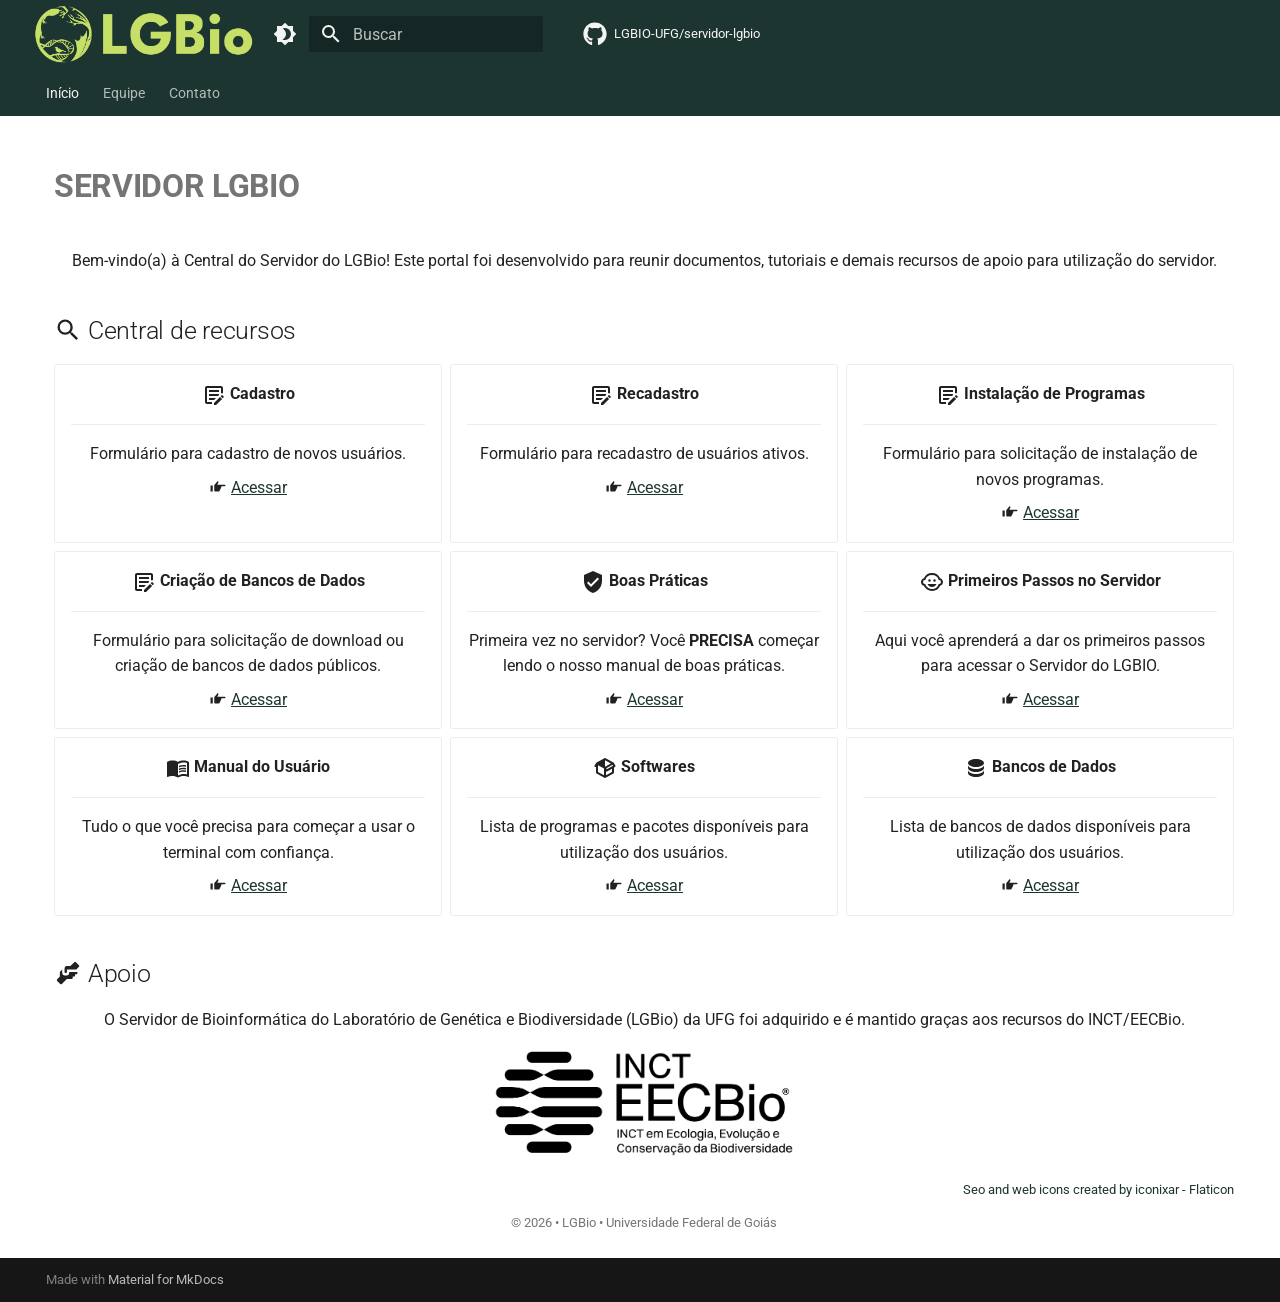
<file: index.html>
<!doctype html>
<html lang="pt" class="no-js">
  <head>
    
      <meta charset="utf-8">
      <meta name="viewport" content="width=device-width,initial-scale=1">
      
      
      
        <link rel="canonical" href="https://example.com/index.html">
      
      
      
        <link rel="next" href="index_equipe.html">
      
      
        
      
      
      <link rel="icon" href="assets/favicon.png">
      <meta name="generator" content="mkdocs-1.6.1, mkdocs-material-9.8.2">
    
    
      
        <title>SERVIDOR LGBIO</title>
      
    
    
      <link rel="stylesheet" href="assets/stylesheets/main.57a0d79d.min.css">
      
        
        <link rel="stylesheet" href="assets/stylesheets/palette.fb2fffe2.min.css">
      
      


    
    
      
    
    
      
        
        
        <link rel="preconnect" href="https://fonts.gstatic.com" crossorigin>
        <link rel="stylesheet" href="https://fonts.googleapis.com/css?family=Roboto:300,300i,400,400i,700,700i%7CRoboto+Mono:400,400i,700,700i&display=fallback">
        <style>:root{--md-text-font:"Roboto";--md-code-font:"Roboto Mono"}</style>
      
    
    
      <link rel="stylesheet" href="stylesheets/extra.css">
    
    <script>__md_scope=new URL(".",location),__md_hash=e=>[...e].reduce(((e,_)=>(e<<5)-e+_.charCodeAt(0)),0),__md_get=(e,_=localStorage,t=__md_scope)=>JSON.parse(_.getItem(t.pathname+"."+e)),__md_set=(e,_,t=localStorage,a=__md_scope)=>{try{t.setItem(a.pathname+"."+e,JSON.stringify(_))}catch(e){}}</script>
    
      

    
    
  </head>
  
  
    
    
      
    
    
    
    
    <body dir="ltr" data-md-color-scheme="default" data-md-color-primary="custom" data-md-color-accent="custom">
  
    
    <input class="md-toggle" data-md-toggle="drawer" type="checkbox" id="__drawer" autocomplete="off">
    <input class="md-toggle" data-md-toggle="search" type="checkbox" id="__search" autocomplete="off">
    <label class="md-overlay" for="__drawer"></label>
    <div data-md-component="skip">
      
        
        <a href="#servidor-lgbio" class="md-skip">
          Pular para conteúdo
        </a>
      
    </div>
    <div data-md-component="announce">
      
    </div>
    
    
      

<header class="md-header" data-md-component="header">
  <nav class="md-header__inner md-grid" aria-label="Cabeçalho">
    <a href="index.html" title="SERVIDOR LGBIO" class="md-header__button md-logo" aria-label="SERVIDOR LGBIO" data-md-component="logo">
      
  <img src="assets/logo.png" alt="logo">

    </a>
    <label class="md-header__button md-icon" for="__drawer">
      
      <svg xmlns="http://www.w3.org/2000/svg" viewBox="0 0 24 24"><path d="M3 6h18v2H3zm0 5h18v2H3zm0 5h18v2H3z"/></svg>
    </label>
    <div class="md-header__title" data-md-component="header-title">
      <div class="md-header__ellipsis">
        <div class="md-header__topic">
          <span class="md-ellipsis">
            SERVIDOR LGBIO
          </span>
        </div>
        <div class="md-header__topic" data-md-component="header-topic">
          <span class="md-ellipsis">
            
              Início
            
          </span>
        </div>
      </div>
    </div>
    
      
        <form class="md-header__option" data-md-component="palette">
  
    
    
    
    <input class="md-option" data-md-color-media="(prefers-color-scheme: light)" data-md-color-scheme="default" data-md-color-primary="custom" data-md-color-accent="custom"  aria-label="mudar para modo escuro"  type="radio" name="__palette" id="__palette_0">
    
      <label class="md-header__button md-icon" title="mudar para modo escuro" for="__palette_1" hidden>
        <svg xmlns="http://www.w3.org/2000/svg" viewBox="0 0 24 24"><path d="M12 18c-.89 0-1.74-.2-2.5-.55C11.56 16.5 13 14.42 13 12s-1.44-4.5-3.5-5.45C10.26 6.2 11.11 6 12 6a6 6 0 0 1 6 6 6 6 0 0 1-6 6m8-9.31V4h-4.69L12 .69 8.69 4H4v4.69L.69 12 4 15.31V20h4.69L12 23.31 15.31 20H20v-4.69L23.31 12z"/></svg>
      </label>
    
  
    
    
    
    <input class="md-option" data-md-color-media="(prefers-color-scheme: dark)" data-md-color-scheme="slate" data-md-color-primary="custom" data-md-color-accent="custom"  aria-label="mudar para modo claro"  type="radio" name="__palette" id="__palette_1">
    
      <label class="md-header__button md-icon" title="mudar para modo claro" for="__palette_0" hidden>
        <svg xmlns="http://www.w3.org/2000/svg" viewBox="0 0 24 24"><path d="M12 8a4 4 0 0 0-4 4 4 4 0 0 0 4 4 4 4 0 0 0 4-4 4 4 0 0 0-4-4m0 10a6 6 0 0 1-6-6 6 6 0 0 1 6-6 6 6 0 0 1 6 6 6 6 0 0 1-6 6m8-9.31V4h-4.69L12 .69 8.69 4H4v4.69L.69 12 4 15.31V20h4.69L12 23.31 15.31 20H20v-4.69L23.31 12z"/></svg>
      </label>
    
  
</form>
      
    
    
      <script>var palette=__md_get("__palette");if(palette&&palette.color){if("(prefers-color-scheme)"===palette.color.media){var media=matchMedia("(prefers-color-scheme: light)"),input=document.querySelector(media.matches?"[data-md-color-media='(prefers-color-scheme: light)']":"[data-md-color-media='(prefers-color-scheme: dark)']");palette.color.media=input.getAttribute("data-md-color-media"),palette.color.scheme=input.getAttribute("data-md-color-scheme"),palette.color.primary=input.getAttribute("data-md-color-primary"),palette.color.accent=input.getAttribute("data-md-color-accent")}for(var[key,value]of Object.entries(palette.color))document.body.setAttribute("data-md-color-"+key,value)}</script>
    
    
    
      
      
        <label class="md-header__button md-icon" for="__search">
          
          <svg xmlns="http://www.w3.org/2000/svg" viewBox="0 0 24 24"><path d="M9.5 3A6.5 6.5 0 0 1 16 9.5c0 1.61-.59 3.09-1.56 4.23l.27.27h.79l5 5-1.5 1.5-5-5v-.79l-.27-.27A6.52 6.52 0 0 1 9.5 16 6.5 6.5 0 0 1 3 9.5 6.5 6.5 0 0 1 9.5 3m0 2C7 5 5 7 5 9.5S7 14 9.5 14 14 12 14 9.5 12 5 9.5 5"/></svg>
        </label>
        <div class="md-search" data-md-component="search" role="dialog">
  <label class="md-search__overlay" for="__search"></label>
  <div class="md-search__inner" role="search">
    <form class="md-search__form" name="search">
      <input type="text" class="md-search__input" name="query" aria-label="Buscar" placeholder="Buscar" autocapitalize="off" autocorrect="off" autocomplete="off" spellcheck="false" data-md-component="search-query" required>
      <label class="md-search__icon md-icon" for="__search">
        
        <svg xmlns="http://www.w3.org/2000/svg" viewBox="0 0 24 24"><path d="M9.5 3A6.5 6.5 0 0 1 16 9.5c0 1.61-.59 3.09-1.56 4.23l.27.27h.79l5 5-1.5 1.5-5-5v-.79l-.27-.27A6.52 6.52 0 0 1 9.5 16 6.5 6.5 0 0 1 3 9.5 6.5 6.5 0 0 1 9.5 3m0 2C7 5 5 7 5 9.5S7 14 9.5 14 14 12 14 9.5 12 5 9.5 5"/></svg>
        
        <svg xmlns="http://www.w3.org/2000/svg" viewBox="0 0 24 24"><path d="M20 11v2H8l5.5 5.5-1.42 1.42L4.16 12l7.92-7.92L13.5 5.5 8 11z"/></svg>
      </label>
      <nav class="md-search__options" aria-label="Pesquisar">
        
          <a href="javascript:void(0)" class="md-search__icon md-icon" title="Compartilhar" aria-label="Compartilhar" data-clipboard data-clipboard-text="" data-md-component="search-share" tabindex="-1">
            
            <svg xmlns="http://www.w3.org/2000/svg" viewBox="0 0 24 24"><path d="M18 16.08c-.76 0-1.44.3-1.96.77L8.91 12.7c.05-.23.09-.46.09-.7s-.04-.47-.09-.7l7.05-4.11c.54.5 1.25.81 2.04.81a3 3 0 0 0 3-3 3 3 0 0 0-3-3 3 3 0 0 0-3 3c0 .24.04.47.09.7L8.04 9.81C7.5 9.31 6.79 9 6 9a3 3 0 0 0-3 3 3 3 0 0 0 3 3c.79 0 1.5-.31 2.04-.81l7.12 4.15c-.05.21-.08.43-.08.66 0 1.61 1.31 2.91 2.92 2.91s2.92-1.3 2.92-2.91A2.92 2.92 0 0 0 18 16.08"/></svg>
          </a>
        
        <button type="reset" class="md-search__icon md-icon" title="Limpar" aria-label="Limpar" tabindex="-1">
          
          <svg xmlns="http://www.w3.org/2000/svg" viewBox="0 0 24 24"><path d="M19 6.41 17.59 5 12 10.59 6.41 5 5 6.41 10.59 12 5 17.59 6.41 19 12 13.41 17.59 19 19 17.59 13.41 12z"/></svg>
        </button>
      </nav>
      
        <div class="md-search__suggest" data-md-component="search-suggest"></div>
      
    </form>
    <div class="md-search__output">
      <div class="md-search__scrollwrap" tabindex="0" data-md-scrollfix>
        <div class="md-search-result" data-md-component="search-result">
          <div class="md-search-result__meta">
            Inicializando busca
          </div>
          <ol class="md-search-result__list" role="presentation"></ol>
        </div>
      </div>
    </div>
  </div>
</div>
      
    
    
      <div class="md-header__source">
        <a href="https://github.com/LGBIO-UFG/servidor-lgbio" title="Ir para repositório" class="md-source" data-md-component="source">
  <div class="md-source__icon md-icon">
    
    <svg xmlns="http://www.w3.org/2000/svg" viewBox="0 0 512 512"><!--! Font Awesome Free 7.1.0 by @fontawesome - https://fontawesome.com License - https://fontawesome.com/license/free (Icons: CC BY 4.0, Fonts: SIL OFL 1.1, Code: MIT License) Copyright 2025 Fonticons, Inc.--><path d="M173.9 397.4c0 2-2.3 3.6-5.2 3.6-3.3.3-5.6-1.3-5.6-3.6 0-2 2.3-3.6 5.2-3.6 3-.3 5.6 1.3 5.6 3.6m-31.1-4.5c-.7 2 1.3 4.3 4.3 4.9 2.6 1 5.6 0 6.2-2s-1.3-4.3-4.3-5.2c-2.6-.7-5.5.3-6.2 2.3m44.2-1.7c-2.9.7-4.9 2.6-4.6 4.9.3 2 2.9 3.3 5.9 2.6 2.9-.7 4.9-2.6 4.6-4.6-.3-1.9-3-3.2-5.9-2.9M252.8 8C114.1 8 8 113.3 8 252c0 110.9 69.8 205.8 169.5 239.2 12.8 2.3 17.3-5.6 17.3-12.1 0-6.2-.3-40.4-.3-61.4 0 0-70 15-84.7-29.8 0 0-11.4-29.1-27.8-36.6 0 0-22.9-15.7 1.6-15.4 0 0 24.9 2 38.6 25.8 21.9 38.6 58.6 27.5 72.9 20.9 2.3-16 8.8-27.1 16-33.7-55.9-6.2-112.3-14.3-112.3-110.5 0-27.5 7.6-41.3 23.6-58.9-2.6-6.5-11.1-33.3 2.6-67.9 20.9-6.5 69 27 69 27 20-5.6 41.5-8.5 62.8-8.5s42.8 2.9 62.8 8.5c0 0 48.1-33.6 69-27 13.7 34.7 5.2 61.4 2.6 67.9 16 17.7 25.8 31.5 25.8 58.9 0 96.5-58.9 104.2-114.8 110.5 9.2 7.9 17 22.9 17 46.4 0 33.7-.3 75.4-.3 83.6 0 6.5 4.6 14.4 17.3 12.1C436.2 457.8 504 362.9 504 252 504 113.3 391.5 8 252.8 8M105.2 352.9c-1.3 1-1 3.3.7 5.2 1.6 1.6 3.9 2.3 5.2 1 1.3-1 1-3.3-.7-5.2-1.6-1.6-3.9-2.3-5.2-1m-10.8-8.1c-.7 1.3.3 2.9 2.3 3.9 1.6 1 3.6.7 4.3-.7.7-1.3-.3-2.9-2.3-3.9-2-.6-3.6-.3-4.3.7m32.4 35.6c-1.6 1.3-1 4.3 1.3 6.2 2.3 2.3 5.2 2.6 6.5 1 1.3-1.3.7-4.3-1.3-6.2-2.2-2.3-5.2-2.6-6.5-1m-11.4-14.7c-1.6 1-1.6 3.6 0 5.9s4.3 3.3 5.6 2.3c1.6-1.3 1.6-3.9 0-6.2-1.4-2.3-4-3.3-5.6-2"/></svg>
  </div>
  <div class="md-source__repository">
    LGBIO-UFG/servidor-lgbio
  </div>
</a>
      </div>
    
  </nav>
  
</header>
    
    <div class="md-container" data-md-component="container">
      
      
        
          
            
<nav class="md-tabs" aria-label="Abas" data-md-component="tabs">
  <div class="md-grid">
    <ul class="md-tabs__list">
      
        
  
  
  
    
  
  
    <li class="md-tabs__item md-tabs__item--active">
      <a href="index.html" class="md-tabs__link">
        
  
  
    
  
  Início

      </a>
    </li>
  

      
        
  
  
  
  
    <li class="md-tabs__item">
      <a href="index_equipe.html" class="md-tabs__link">
        
  
  
    
  
  Equipe

      </a>
    </li>
  

      
        
  
  
  
  
    <li class="md-tabs__item">
      <a href="index_contato.html" class="md-tabs__link">
        
  
  
    
  
  Contato

      </a>
    </li>
  

      
    </ul>
  </div>
</nav>
          
        
      
      <main class="md-main" data-md-component="main">
        <div class="md-main__inner md-grid">
          
            
              
              <div class="md-sidebar md-sidebar--primary" data-md-component="sidebar" data-md-type="navigation" >
                <div class="md-sidebar__scrollwrap">
                  <div class="md-sidebar__inner">
                    


  


  

<nav class="md-nav md-nav--primary md-nav--lifted md-nav--integrated" aria-label="Navegação" data-md-level="0">
  <label class="md-nav__title" for="__drawer">
    <a href="index.html" title="SERVIDOR LGBIO" class="md-nav__button md-logo" aria-label="SERVIDOR LGBIO" data-md-component="logo">
      
  <img src="assets/logo.png" alt="logo">

    </a>
    SERVIDOR LGBIO
  </label>
  
    <div class="md-nav__source">
      <a href="https://github.com/LGBIO-UFG/servidor-lgbio" title="Ir para repositório" class="md-source" data-md-component="source">
  <div class="md-source__icon md-icon">
    
    <svg xmlns="http://www.w3.org/2000/svg" viewBox="0 0 512 512"><!--! Font Awesome Free 7.1.0 by @fontawesome - https://fontawesome.com License - https://fontawesome.com/license/free (Icons: CC BY 4.0, Fonts: SIL OFL 1.1, Code: MIT License) Copyright 2025 Fonticons, Inc.--><path d="M173.9 397.4c0 2-2.3 3.6-5.2 3.6-3.3.3-5.6-1.3-5.6-3.6 0-2 2.3-3.6 5.2-3.6 3-.3 5.6 1.3 5.6 3.6m-31.1-4.5c-.7 2 1.3 4.3 4.3 4.9 2.6 1 5.6 0 6.2-2s-1.3-4.3-4.3-5.2c-2.6-.7-5.5.3-6.2 2.3m44.2-1.7c-2.9.7-4.9 2.6-4.6 4.9.3 2 2.9 3.3 5.9 2.6 2.9-.7 4.9-2.6 4.6-4.6-.3-1.9-3-3.2-5.9-2.9M252.8 8C114.1 8 8 113.3 8 252c0 110.9 69.8 205.8 169.5 239.2 12.8 2.3 17.3-5.6 17.3-12.1 0-6.2-.3-40.4-.3-61.4 0 0-70 15-84.7-29.8 0 0-11.4-29.1-27.8-36.6 0 0-22.9-15.7 1.6-15.4 0 0 24.9 2 38.6 25.8 21.9 38.6 58.6 27.5 72.9 20.9 2.3-16 8.8-27.1 16-33.7-55.9-6.2-112.3-14.3-112.3-110.5 0-27.5 7.6-41.3 23.6-58.9-2.6-6.5-11.1-33.3 2.6-67.9 20.9-6.5 69 27 69 27 20-5.6 41.5-8.5 62.8-8.5s42.8 2.9 62.8 8.5c0 0 48.1-33.6 69-27 13.7 34.7 5.2 61.4 2.6 67.9 16 17.7 25.8 31.5 25.8 58.9 0 96.5-58.9 104.2-114.8 110.5 9.2 7.9 17 22.9 17 46.4 0 33.7-.3 75.4-.3 83.6 0 6.5 4.6 14.4 17.3 12.1C436.2 457.8 504 362.9 504 252 504 113.3 391.5 8 252.8 8M105.2 352.9c-1.3 1-1 3.3.7 5.2 1.6 1.6 3.9 2.3 5.2 1 1.3-1 1-3.3-.7-5.2-1.6-1.6-3.9-2.3-5.2-1m-10.8-8.1c-.7 1.3.3 2.9 2.3 3.9 1.6 1 3.6.7 4.3-.7.7-1.3-.3-2.9-2.3-3.9-2-.6-3.6-.3-4.3.7m32.4 35.6c-1.6 1.3-1 4.3 1.3 6.2 2.3 2.3 5.2 2.6 6.5 1 1.3-1.3.7-4.3-1.3-6.2-2.2-2.3-5.2-2.6-6.5-1m-11.4-14.7c-1.6 1-1.6 3.6 0 5.9s4.3 3.3 5.6 2.3c1.6-1.3 1.6-3.9 0-6.2-1.4-2.3-4-3.3-5.6-2"/></svg>
  </div>
  <div class="md-source__repository">
    LGBIO-UFG/servidor-lgbio
  </div>
</a>
    </div>
  
  <ul class="md-nav__list" data-md-scrollfix>
    
      
      
  
  
    
  
  
  
    <li class="md-nav__item md-nav__item--active">
      
      <input class="md-nav__toggle md-toggle" type="checkbox" id="__toc">
      
      
        
      
      
        <label class="md-nav__link md-nav__link--active" for="__toc">
          
  
  
  <span class="md-ellipsis">
    
  
    Início
  

    
  </span>
  
  

          <span class="md-nav__icon md-icon"></span>
        </label>
      
      <a href="index.html" class="md-nav__link md-nav__link--active">
        
  
  
  <span class="md-ellipsis">
    
  
    Início
  

    
  </span>
  
  

      </a>
      
        

<nav class="md-nav md-nav--secondary" aria-label="Índice">
  
  
  
    
  
  
    <label class="md-nav__title" for="__toc">
      <span class="md-nav__icon md-icon"></span>
      Índice
    </label>
    <ul class="md-nav__list" data-md-component="toc" data-md-scrollfix>
      
        <li class="md-nav__item">
  <a href="#central-de-recursos" class="md-nav__link">
    <span class="md-ellipsis">
      
        Central de recursos
      
    </span>
  </a>
  
</li>
      
        <li class="md-nav__item">
  <a href="#apoio" class="md-nav__link">
    <span class="md-ellipsis">
      
        Apoio
      
    </span>
  </a>
  
</li>
      
    </ul>
  
</nav>
      
    </li>
  

    
      
      
  
  
  
  
    <li class="md-nav__item">
      <a href="index_equipe.html" class="md-nav__link">
        
  
  
  <span class="md-ellipsis">
    
  
    Equipe
  

    
  </span>
  
  

      </a>
    </li>
  

    
      
      
  
  
  
  
    <li class="md-nav__item">
      <a href="index_contato.html" class="md-nav__link">
        
  
  
  <span class="md-ellipsis">
    
  
    Contato
  

    
  </span>
  
  

      </a>
    </li>
  

    
  </ul>
</nav>
                  </div>
                </div>
              </div>
            
            
          
          
            <div class="md-content" data-md-component="content">
              
              <article class="md-content__inner md-typeset">
                
                  


  
  


<h1 id="servidor-lgbio"><strong>SERVIDOR LGBIO</strong><a class="headerlink" href="#servidor-lgbio" title="Permanent link">&para;</a></h1>
<p style="text-align: center;">
Bem-vindo(a) à Central do Servidor do LGBio! Este portal foi desenvolvido para reunir documentos, tutoriais e demais recursos de apoio para utilização do servidor.
</p>

<h2 id="central-de-recursos"><span class="twemoji"><svg xmlns="http://www.w3.org/2000/svg" viewBox="0 0 24 24"><path d="M9.5 3A6.5 6.5 0 0 1 16 9.5c0 1.61-.59 3.09-1.56 4.23l.27.27h.79l5 5-1.5 1.5-5-5v-.79l-.27-.27A6.52 6.52 0 0 1 9.5 16 6.5 6.5 0 0 1 3 9.5 6.5 6.5 0 0 1 9.5 3m0 2C7 5 5 7 5 9.5S7 14 9.5 14 14 12 14 9.5 12 5 9.5 5"/></svg></span> Central de recursos<a class="headerlink" href="#central-de-recursos" title="Permanent link">&para;</a></h2>
<div class="grid cards">
<ul>
<li>
<p><span class="twemoji lg middle"><svg xmlns="http://www.w3.org/2000/svg" viewBox="0 0 24 24"><path d="M10 21H5c-1.11 0-2-.89-2-2V5c0-1.11.89-2 2-2h14c1.11 0 2 .89 2 2v5.33c-.3-.12-.63-.19-.96-.19-.37 0-.72.08-1.04.23V5H5v14h5.11l-.11.11zM7 9h10V7H7zm0 8h5.11L14 15.12V15H7zm0-4h9.12l.88-.88V11H7zm14.7.58-1.28-1.28a.55.55 0 0 0-.77 0l-1 1 2.05 2.05 1-1a.55.55 0 0 0 0-.77M12 22h2.06l6.05-6.07-2.05-2.05L12 19.94z"/></svg></span> <strong>Cadastro</strong></p>
<hr />
<p>Formulário para cadastro de novos usuários.</p>
<p><span class="twemoji"><svg xmlns="http://www.w3.org/2000/svg" viewBox="0 0 24 24"><path d="M21 9a1 1 0 0 1 1 1 1 1 0 0 1-1 1h-4.47l-.13 1.21-2.2 4.94c-.2.5-.73.85-1.34.85H8.5c-.8 0-1.5-.73-1.5-1.5V10c0-.39.16-.74.43-1l4.2-4.9.77.74c.2.19.32.45.32.74l-.03.22L11 9zM2 18v-8h3v8z"/></svg></span> <a href="https://docs.google.com/forms/d/e/1FAIpQLSdaC-oZL2wf-Owz-EoLO1Wd2pPqDMe_FmZmfysz5CVPsEcLJQ/viewform?usp=header" rel="noopener" target="_blank"><u>Acessar</u></a></p>
</li>
<li>
<p><span class="twemoji lg middle"><svg xmlns="http://www.w3.org/2000/svg" viewBox="0 0 24 24"><path d="M10 21H5c-1.11 0-2-.89-2-2V5c0-1.11.89-2 2-2h14c1.11 0 2 .89 2 2v5.33c-.3-.12-.63-.19-.96-.19-.37 0-.72.08-1.04.23V5H5v14h5.11l-.11.11zM7 9h10V7H7zm0 8h5.11L14 15.12V15H7zm0-4h9.12l.88-.88V11H7zm14.7.58-1.28-1.28a.55.55 0 0 0-.77 0l-1 1 2.05 2.05 1-1a.55.55 0 0 0 0-.77M12 22h2.06l6.05-6.07-2.05-2.05L12 19.94z"/></svg></span> <strong>Recadastro</strong></p>
<hr />
<p>Formulário para recadastro de usuários ativos. </p>
<p><span class="twemoji"><svg xmlns="http://www.w3.org/2000/svg" viewBox="0 0 24 24"><path d="M21 9a1 1 0 0 1 1 1 1 1 0 0 1-1 1h-4.47l-.13 1.21-2.2 4.94c-.2.5-.73.85-1.34.85H8.5c-.8 0-1.5-.73-1.5-1.5V10c0-.39.16-.74.43-1l4.2-4.9.77.74c.2.19.32.45.32.74l-.03.22L11 9zM2 18v-8h3v8z"/></svg></span> <a href="https://docs.google.com/forms/d/e/1FAIpQLSeZxk0WP0mR7gRM2IbDLFBFelFPWnYIxfsUsHgtQJLfUeygTQ/viewform?usp=dialog" rel="noopener" target="_blank"><u>Acessar</u></a></p>
</li>
<li>
<p><span class="twemoji lg middle"><svg xmlns="http://www.w3.org/2000/svg" viewBox="0 0 24 24"><path d="M10 21H5c-1.11 0-2-.89-2-2V5c0-1.11.89-2 2-2h14c1.11 0 2 .89 2 2v5.33c-.3-.12-.63-.19-.96-.19-.37 0-.72.08-1.04.23V5H5v14h5.11l-.11.11zM7 9h10V7H7zm0 8h5.11L14 15.12V15H7zm0-4h9.12l.88-.88V11H7zm14.7.58-1.28-1.28a.55.55 0 0 0-.77 0l-1 1 2.05 2.05 1-1a.55.55 0 0 0 0-.77M12 22h2.06l6.05-6.07-2.05-2.05L12 19.94z"/></svg></span> <strong>Instalação de Programas</strong></p>
<hr />
<p>Formulário para solicitação de instalação de novos programas. </p>
<p><span class="twemoji"><svg xmlns="http://www.w3.org/2000/svg" viewBox="0 0 24 24"><path d="M21 9a1 1 0 0 1 1 1 1 1 0 0 1-1 1h-4.47l-.13 1.21-2.2 4.94c-.2.5-.73.85-1.34.85H8.5c-.8 0-1.5-.73-1.5-1.5V10c0-.39.16-.74.43-1l4.2-4.9.77.74c.2.19.32.45.32.74l-.03.22L11 9zM2 18v-8h3v8z"/></svg></span> <a href="https://docs.google.com/forms/d/e/1FAIpQLSfZ5zsl_E3vpWx2ful0X4_U46UMaTYbuObP8NPsoOYto2CPVA/viewform?usp=dialog" rel="noopener" target="_blank"><u>Acessar</u></a></p>
</li>
<li>
<p><span class="twemoji lg middle"><svg xmlns="http://www.w3.org/2000/svg" viewBox="0 0 24 24"><path d="M10 21H5c-1.11 0-2-.89-2-2V5c0-1.11.89-2 2-2h14c1.11 0 2 .89 2 2v5.33c-.3-.12-.63-.19-.96-.19-.37 0-.72.08-1.04.23V5H5v14h5.11l-.11.11zM7 9h10V7H7zm0 8h5.11L14 15.12V15H7zm0-4h9.12l.88-.88V11H7zm14.7.58-1.28-1.28a.55.55 0 0 0-.77 0l-1 1 2.05 2.05 1-1a.55.55 0 0 0 0-.77M12 22h2.06l6.05-6.07-2.05-2.05L12 19.94z"/></svg></span> <strong>Criação de Bancos de Dados</strong></p>
<hr />
<p>Formulário para solicitação de download ou criação de bancos de dados públicos.</p>
<p><span class="twemoji"><svg xmlns="http://www.w3.org/2000/svg" viewBox="0 0 24 24"><path d="M21 9a1 1 0 0 1 1 1 1 1 0 0 1-1 1h-4.47l-.13 1.21-2.2 4.94c-.2.5-.73.85-1.34.85H8.5c-.8 0-1.5-.73-1.5-1.5V10c0-.39.16-.74.43-1l4.2-4.9.77.74c.2.19.32.45.32.74l-.03.22L11 9zM2 18v-8h3v8z"/></svg></span> <a href="https://docs.google.com/forms/d/e/1FAIpQLSfQYC5F2ncerhxp2n8aAtJei2KxS7Jf5iSQsgDsJxbbWRm0-A/viewform?usp=dialog" rel="noopener" target="_blank"><u>Acessar</u></a></p>
</li>
<li>
<p><span class="twemoji lg middle"><svg xmlns="http://www.w3.org/2000/svg" viewBox="0 0 24 24"><path d="m10 17-4-4 1.41-1.41L10 14.17l6.59-6.59L18 9m-6-8L3 5v6c0 5.55 3.84 10.74 9 12 5.16-1.26 9-6.45 9-12V5z"/></svg></span> <strong>Boas Práticas</strong></p>
<hr />
<p>Primeira vez no servidor? Você <strong>PRECISA</strong> começar lendo o nosso manual de boas práticas. </p>
<p><span class="twemoji"><svg xmlns="http://www.w3.org/2000/svg" viewBox="0 0 24 24"><path d="M21 9a1 1 0 0 1 1 1 1 1 0 0 1-1 1h-4.47l-.13 1.21-2.2 4.94c-.2.5-.73.85-1.34.85H8.5c-.8 0-1.5-.73-1.5-1.5V10c0-.39.16-.74.43-1l4.2-4.9.77.74c.2.19.32.45.32.74l-.03.22L11 9zM2 18v-8h3v8z"/></svg></span> <a href="index_boas_praticas.html"><u>Acessar</u></a></p>
</li>
<li>
<p><span class="twemoji lg middle"><svg xmlns="http://www.w3.org/2000/svg" viewBox="0 0 24 24"><path d="M14.5 9.25a1.25 1.25 0 0 1 1.25 1.25 1.25 1.25 0 0 1-1.25 1.25 1.25 1.25 0 0 1-1.25-1.25 1.25 1.25 0 0 1 1.25-1.25m-5 0a1.25 1.25 0 0 1 1.25 1.25 1.25 1.25 0 0 1-1.25 1.25 1.25 1.25 0 0 1-1.25-1.25A1.25 1.25 0 0 1 9.5 9.25M7.5 14h9c-.76 1.77-2.5 3-4.5 3s-3.74-1.23-4.5-3M1 12c0-1.81 1.2-3.34 2.86-3.83A8.97 8.97 0 0 1 12 3a9 9 0 0 1 8.15 5.17C21.8 8.66 23 10.19 23 12s-1.2 3.34-2.85 3.83A9 9 0 0 1 12 21c-3.6 0-6.71-2.11-8.14-5.17A3.99 3.99 0 0 1 1 12m11-7a7.02 7.02 0 0 0-6.72 5H5a2 2 0 0 0-2 2 2 2 0 0 0 2 2h.28c.86 2.88 3.54 5 6.72 5a7.02 7.02 0 0 0 6.72-5H19a2 2 0 0 0 2-2 2 2 0 0 0-2-2h-.28A7.02 7.02 0 0 0 12 5"/></svg></span> <strong>Primeiros Passos no Servidor</strong></p>
<hr />
<p>Aqui você aprenderá a dar os primeiros passos para acessar o Servidor do LGBIO.  </p>
<p><span class="twemoji"><svg xmlns="http://www.w3.org/2000/svg" viewBox="0 0 24 24"><path d="M21 9a1 1 0 0 1 1 1 1 1 0 0 1-1 1h-4.47l-.13 1.21-2.2 4.94c-.2.5-.73.85-1.34.85H8.5c-.8 0-1.5-.73-1.5-1.5V10c0-.39.16-.74.43-1l4.2-4.9.77.74c.2.19.32.45.32.74l-.03.22L11 9zM2 18v-8h3v8z"/></svg></span> <a href="index_primeiro_acesso.html"><u>Acessar</u></a></p>
</li>
<li>
<p><span class="twemoji lg middle"><svg xmlns="http://www.w3.org/2000/svg" viewBox="0 0 24 24"><path d="M12 21.5c-1.35-.85-3.8-1.5-5.5-1.5-1.65 0-3.35.3-4.75 1.05-.1.05-.15.05-.25.05-.25 0-.5-.25-.5-.5V6c.6-.45 1.25-.75 2-1 1.11-.35 2.33-.5 3.5-.5 1.95 0 4.05.4 5.5 1.5 1.45-1.1 3.55-1.5 5.5-1.5 1.17 0 2.39.15 3.5.5.75.25 1.4.55 2 1v14.6c0 .25-.25.5-.5.5-.1 0-.15 0-.25-.05-1.4-.75-3.1-1.05-4.75-1.05-1.7 0-4.15.65-5.5 1.5M12 8v11.5c1.35-.85 3.8-1.5 5.5-1.5 1.2 0 2.4.15 3.5.5V7c-1.1-.35-2.3-.5-3.5-.5-1.7 0-4.15.65-5.5 1.5m1 3.5c1.11-.68 2.6-1 4.5-1 .91 0 1.76.09 2.5.28V9.23c-.87-.15-1.71-.23-2.5-.23q-2.655 0-4.5.84zm4.5.17c-1.71 0-3.21.26-4.5.79v1.69c1.11-.65 2.6-.99 4.5-.99 1.04 0 1.88.08 2.5.24v-1.5c-.87-.16-1.71-.23-2.5-.23m2.5 2.9c-.87-.16-1.71-.24-2.5-.24-1.83 0-3.33.27-4.5.8v1.69c1.11-.66 2.6-.99 4.5-.99 1.04 0 1.88.08 2.5.24z"/></svg></span> <strong>Manual do Usuário</strong></p>
<hr />
<p>Tudo o que você precisa para começar a usar o terminal com confiança.  </p>
<p><span class="twemoji"><svg xmlns="http://www.w3.org/2000/svg" viewBox="0 0 24 24"><path d="M21 9a1 1 0 0 1 1 1 1 1 0 0 1-1 1h-4.47l-.13 1.21-2.2 4.94c-.2.5-.73.85-1.34.85H8.5c-.8 0-1.5-.73-1.5-1.5V10c0-.39.16-.74.43-1l4.2-4.9.77.74c.2.19.32.45.32.74l-.03.22L11 9zM2 18v-8h3v8z"/></svg></span> <a href="index_manual.html"><u>Acessar</u></a></p>
</li>
<li>
<p><span class="twemoji lg middle"><svg xmlns="http://www.w3.org/2000/svg" viewBox="0 0 24 24"><path d="M2 10.96a.985.985 0 0 1-.37-1.37L3.13 7c.11-.2.28-.34.47-.42l7.83-4.4c.16-.12.36-.18.57-.18s.41.06.57.18l7.9 4.44c.19.1.35.26.44.46l1.45 2.52c.28.48.11 1.09-.36 1.36l-1 .58v4.96c0 .38-.21.71-.53.88l-7.9 4.44c-.16.12-.36.18-.57.18s-.41-.06-.57-.18l-7.9-4.44A.99.99 0 0 1 3 16.5v-5.54c-.3.17-.68.18-1 0m10-6.81v6.7l5.96-3.35zM5 15.91l6 3.38v-6.71L5 9.21zm14 0v-3.22l-5 2.9c-.33.18-.7.17-1 .01v3.69zm-5.15-2.55 6.28-3.63-.58-1.01-6.28 3.63z"/></svg></span> <strong>Softwares</strong></p>
<hr />
<p>Lista de programas e pacotes disponíveis para utilização dos usuários. </p>
<p><span class="twemoji"><svg xmlns="http://www.w3.org/2000/svg" viewBox="0 0 24 24"><path d="M21 9a1 1 0 0 1 1 1 1 1 0 0 1-1 1h-4.47l-.13 1.21-2.2 4.94c-.2.5-.73.85-1.34.85H8.5c-.8 0-1.5-.73-1.5-1.5V10c0-.39.16-.74.43-1l4.2-4.9.77.74c.2.19.32.45.32.74l-.03.22L11 9zM2 18v-8h3v8z"/></svg></span> <a href="index_softwares.html"><u>Acessar</u></a></p>
</li>
<li>
<p><span class="twemoji lg middle"><svg xmlns="http://www.w3.org/2000/svg" viewBox="0 0 24 24"><path d="M12 3C7.58 3 4 4.79 4 7s3.58 4 8 4 8-1.79 8-4-3.58-4-8-4M4 9v3c0 2.21 3.58 4 8 4s8-1.79 8-4V9c0 2.21-3.58 4-8 4s-8-1.79-8-4m0 5v3c0 2.21 3.58 4 8 4s8-1.79 8-4v-3c0 2.21-3.58 4-8 4s-8-1.79-8-4"/></svg></span> <strong>Bancos de Dados</strong></p>
<hr />
<p>Lista de bancos de dados disponíveis para utilização dos usuários. </p>
<p><span class="twemoji"><svg xmlns="http://www.w3.org/2000/svg" viewBox="0 0 24 24"><path d="M21 9a1 1 0 0 1 1 1 1 1 0 0 1-1 1h-4.47l-.13 1.21-2.2 4.94c-.2.5-.73.85-1.34.85H8.5c-.8 0-1.5-.73-1.5-1.5V10c0-.39.16-.74.43-1l4.2-4.9.77.74c.2.19.32.45.32.74l-.03.22L11 9zM2 18v-8h3v8z"/></svg></span> <a href="index_bancos_de_dados.html"><u>Acessar</u></a></p>
</li>
</ul>
</div>
<h2 id="apoio"><span class="twemoji"><svg xmlns="http://www.w3.org/2000/svg" viewBox="0 0 24 24"><path d="M11 6h3l3.29-3.3a1 1 0 0 1 1.42 0l2.58 2.59a1 1 0 0 1 0 1.41L19 9h-8v2a1 1 0 0 1-1 1 1 1 0 0 1-1-1V8a2 2 0 0 1 2-2m-6 5v4l-2.29 2.29a1 1 0 0 0 0 1.41l2.58 2.59a1 1 0 0 0 1.42 0L11 17h4a1 1 0 0 0 1-1v-1h1a1 1 0 0 0 1-1v-1h1a1 1 0 0 0 1-1v-1h-7v1a2 2 0 0 1-2 2H9a2 2 0 0 1-2-2V9Z"/></svg></span> Apoio<a class="headerlink" href="#apoio" title="Permanent link">&para;</a></h2>
<p style="text-align: center;">
O Servidor de Bioinformática do Laboratório de Genética e Biodiversidade (LGBio) da UFG foi adquirido e é mantido graças aos recursos do INCT/EECBio.   
</p>

<p align="center">
    <img src="assets/images/eecbio.png" alt="INCT EECBio" width="300">
</p>

<p style="text-align: right;font-size: 0.8em; color: var(--md-default-fg-color--light);">
<a href="https://www.flaticon.com/free-icons/seo-and-web" title="seo and web icons">Seo and web icons created by iconixar - Flaticon</a>
</p>

<p style="text-align: center; font-size: 0.8em; color: var(--md-default-fg-color--light);">
© 2026 • LGBio • Universidade Federal de Goiás
</p>












                
              </article>
            </div>
          
          
  <script>var tabs=__md_get("__tabs");if(Array.isArray(tabs))e:for(var set of document.querySelectorAll(".tabbed-set")){var labels=set.querySelector(".tabbed-labels");for(var tab of tabs)for(var label of labels.getElementsByTagName("label"))if(label.innerText.trim()===tab){var input=document.getElementById(label.htmlFor);input.checked=!0;continue e}}</script>

<script>var target=document.getElementById(location.hash.slice(1));target&&target.name&&(target.checked=target.name.startsWith("__tabbed_"))</script>
        </div>
        
          <button type="button" class="md-top md-icon" data-md-component="top" hidden>
  
  <svg xmlns="http://www.w3.org/2000/svg" viewBox="0 0 24 24"><path d="M13 20h-2V8l-5.5 5.5-1.42-1.42L12 4.16l7.92 7.92-1.42 1.42L13 8z"/></svg>
  Voltar para o topo
</button>
        
      </main>
      
        <footer class="md-footer">
  
  <div class="md-footer-meta md-typeset">
    <div class="md-footer-meta__inner md-grid">
      <div class="md-copyright">
  
  
    Made with
    <a href="https://squidfunk.github.io/mkdocs-material/" target="_blank" rel="noopener">
      Material for MkDocs
    </a>
  
</div>
      
    </div>
  </div>
</footer>
      
    </div>
    <div class="md-dialog" data-md-component="dialog">
      <div class="md-dialog__inner md-typeset"></div>
    </div>
    
    
    
      
      
      <script id="__config" type="application/json">{"annotate": null, "base": ".", "features": ["navigation.tabs", "navigation.top", "search.highlight", "search.suggest", "search.share", "content.code.copy", "content.tabs.link", "toc.integrate"], "search": "assets/javascripts/workers/search.a7633da7.min.js", "tags": null, "translations": {"clipboard.copied": "Copiado para \u00e1rea de transfer\u00eancia", "clipboard.copy": "Copiar para \u00e1rea de transfer\u00eancia", "search.result.more.one": "mais 1 nesta p\u00e1gina", "search.result.more.other": "# mais nesta p\u00e1gina", "search.result.none": "Nenhum documento encontrado", "search.result.one": "1 documento encontrado", "search.result.other": "# documentos encontrados", "search.result.placeholder": "Digite para iniciar a busca", "search.result.term.missing": "Ausente", "select.version": "Selecione a vers\u00e3o"}, "version": null}</script>
    
    
      <script src="assets/javascripts/bundle.a5f9d56c.min.js"></script>
      
    
  </body>
</html>
</file>
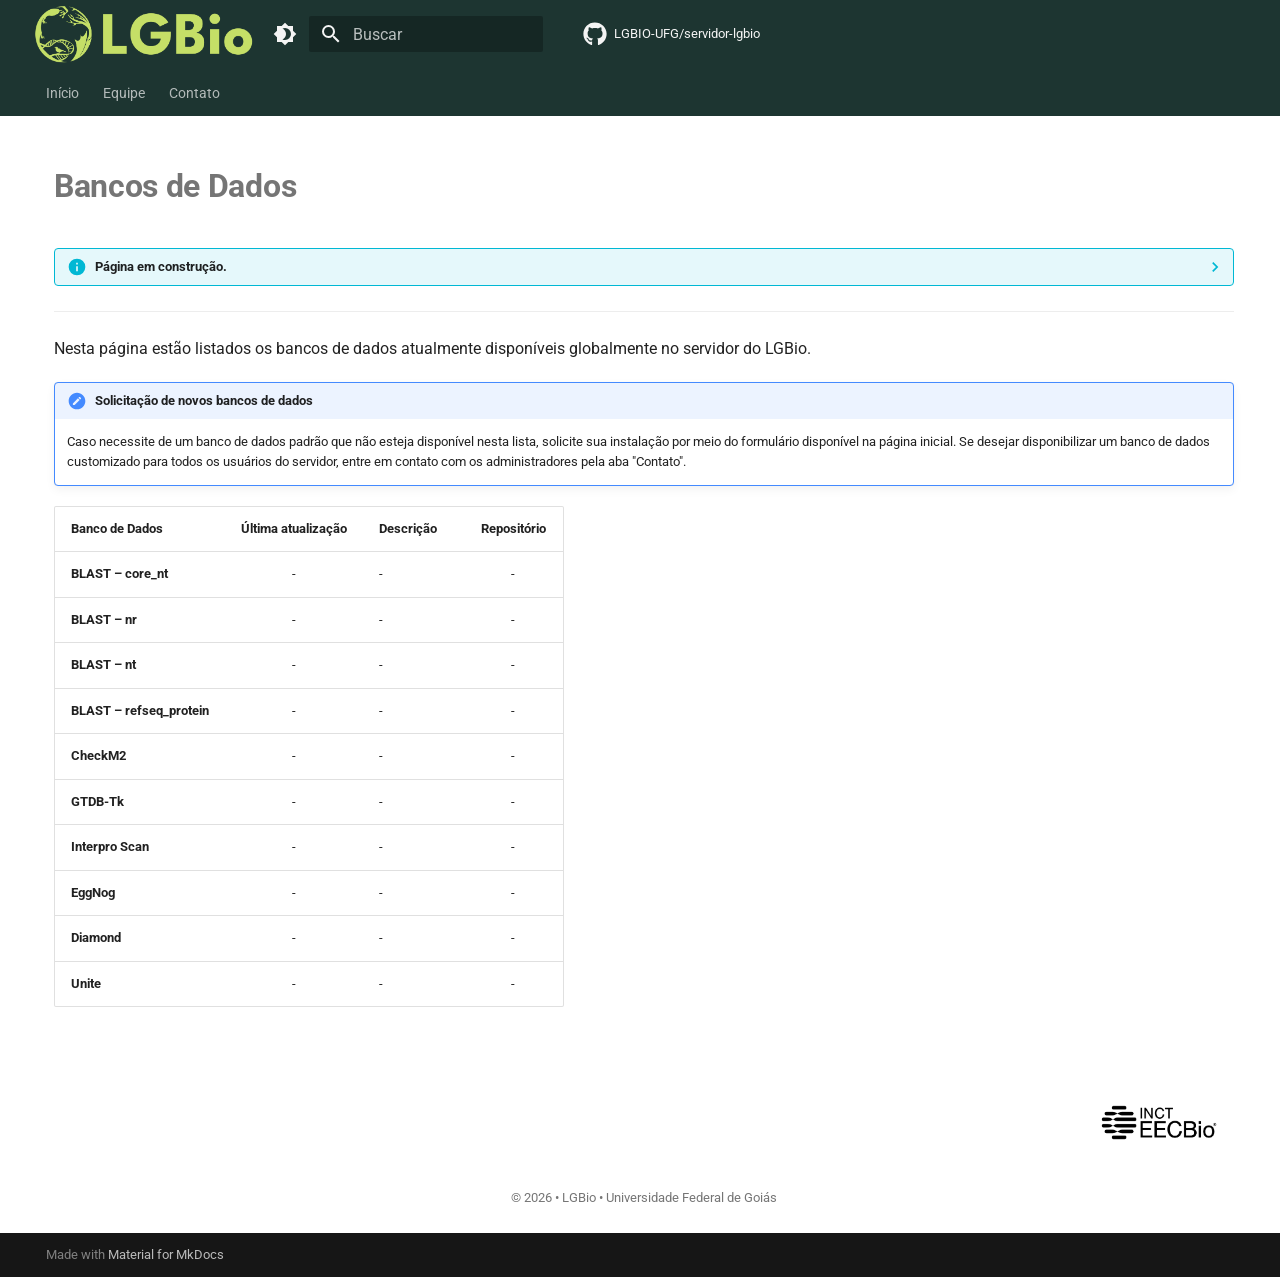
<file: index_bancos_de_dados.html>
<!doctype html>
<html lang="pt" class="no-js">
  <head>
    
      <meta charset="utf-8">
      <meta name="viewport" content="width=device-width,initial-scale=1">
      
      
      
        <link rel="canonical" href="https://example.com/index_bancos_de_dados.html">
      
      
      
      
        
      
      
      <link rel="icon" href="assets/favicon.png">
      <meta name="generator" content="mkdocs-1.6.1, mkdocs-material-9.8.2">
    
    
      
        <title>Bancos de Dados - SERVIDOR LGBIO</title>
      
    
    
      <link rel="stylesheet" href="assets/stylesheets/main.57a0d79d.min.css">
      
        
        <link rel="stylesheet" href="assets/stylesheets/palette.fb2fffe2.min.css">
      
      


    
    
      
    
    
      
        
        
        <link rel="preconnect" href="https://fonts.gstatic.com" crossorigin>
        <link rel="stylesheet" href="https://fonts.googleapis.com/css?family=Roboto:300,300i,400,400i,700,700i%7CRoboto+Mono:400,400i,700,700i&display=fallback">
        <style>:root{--md-text-font:"Roboto";--md-code-font:"Roboto Mono"}</style>
      
    
    
      <link rel="stylesheet" href="stylesheets/extra.css">
    
    <script>__md_scope=new URL(".",location),__md_hash=e=>[...e].reduce(((e,_)=>(e<<5)-e+_.charCodeAt(0)),0),__md_get=(e,_=localStorage,t=__md_scope)=>JSON.parse(_.getItem(t.pathname+"."+e)),__md_set=(e,_,t=localStorage,a=__md_scope)=>{try{t.setItem(a.pathname+"."+e,JSON.stringify(_))}catch(e){}}</script>
    
      

    
    
  </head>
  
  
    
    
      
    
    
    
    
    <body dir="ltr" data-md-color-scheme="default" data-md-color-primary="custom" data-md-color-accent="custom">
  
    
    <input class="md-toggle" data-md-toggle="drawer" type="checkbox" id="__drawer" autocomplete="off">
    <input class="md-toggle" data-md-toggle="search" type="checkbox" id="__search" autocomplete="off">
    <label class="md-overlay" for="__drawer"></label>
    <div data-md-component="skip">
      
        
        <a href="#bancos-de-dados" class="md-skip">
          Pular para conteúdo
        </a>
      
    </div>
    <div data-md-component="announce">
      
    </div>
    
    
      

<header class="md-header" data-md-component="header">
  <nav class="md-header__inner md-grid" aria-label="Cabeçalho">
    <a href="index.html" title="SERVIDOR LGBIO" class="md-header__button md-logo" aria-label="SERVIDOR LGBIO" data-md-component="logo">
      
  <img src="assets/logo.png" alt="logo">

    </a>
    <label class="md-header__button md-icon" for="__drawer">
      
      <svg xmlns="http://www.w3.org/2000/svg" viewBox="0 0 24 24"><path d="M3 6h18v2H3zm0 5h18v2H3zm0 5h18v2H3z"/></svg>
    </label>
    <div class="md-header__title" data-md-component="header-title">
      <div class="md-header__ellipsis">
        <div class="md-header__topic">
          <span class="md-ellipsis">
            SERVIDOR LGBIO
          </span>
        </div>
        <div class="md-header__topic" data-md-component="header-topic">
          <span class="md-ellipsis">
            
              Bancos de Dados
            
          </span>
        </div>
      </div>
    </div>
    
      
        <form class="md-header__option" data-md-component="palette">
  
    
    
    
    <input class="md-option" data-md-color-media="(prefers-color-scheme: light)" data-md-color-scheme="default" data-md-color-primary="custom" data-md-color-accent="custom"  aria-label="mudar para modo escuro"  type="radio" name="__palette" id="__palette_0">
    
      <label class="md-header__button md-icon" title="mudar para modo escuro" for="__palette_1" hidden>
        <svg xmlns="http://www.w3.org/2000/svg" viewBox="0 0 24 24"><path d="M12 18c-.89 0-1.74-.2-2.5-.55C11.56 16.5 13 14.42 13 12s-1.44-4.5-3.5-5.45C10.26 6.2 11.11 6 12 6a6 6 0 0 1 6 6 6 6 0 0 1-6 6m8-9.31V4h-4.69L12 .69 8.69 4H4v4.69L.69 12 4 15.31V20h4.69L12 23.31 15.31 20H20v-4.69L23.31 12z"/></svg>
      </label>
    
  
    
    
    
    <input class="md-option" data-md-color-media="(prefers-color-scheme: dark)" data-md-color-scheme="slate" data-md-color-primary="custom" data-md-color-accent="custom"  aria-label="mudar para modo claro"  type="radio" name="__palette" id="__palette_1">
    
      <label class="md-header__button md-icon" title="mudar para modo claro" for="__palette_0" hidden>
        <svg xmlns="http://www.w3.org/2000/svg" viewBox="0 0 24 24"><path d="M12 8a4 4 0 0 0-4 4 4 4 0 0 0 4 4 4 4 0 0 0 4-4 4 4 0 0 0-4-4m0 10a6 6 0 0 1-6-6 6 6 0 0 1 6-6 6 6 0 0 1 6 6 6 6 0 0 1-6 6m8-9.31V4h-4.69L12 .69 8.69 4H4v4.69L.69 12 4 15.31V20h4.69L12 23.31 15.31 20H20v-4.69L23.31 12z"/></svg>
      </label>
    
  
</form>
      
    
    
      <script>var palette=__md_get("__palette");if(palette&&palette.color){if("(prefers-color-scheme)"===palette.color.media){var media=matchMedia("(prefers-color-scheme: light)"),input=document.querySelector(media.matches?"[data-md-color-media='(prefers-color-scheme: light)']":"[data-md-color-media='(prefers-color-scheme: dark)']");palette.color.media=input.getAttribute("data-md-color-media"),palette.color.scheme=input.getAttribute("data-md-color-scheme"),palette.color.primary=input.getAttribute("data-md-color-primary"),palette.color.accent=input.getAttribute("data-md-color-accent")}for(var[key,value]of Object.entries(palette.color))document.body.setAttribute("data-md-color-"+key,value)}</script>
    
    
    
      
      
        <label class="md-header__button md-icon" for="__search">
          
          <svg xmlns="http://www.w3.org/2000/svg" viewBox="0 0 24 24"><path d="M9.5 3A6.5 6.5 0 0 1 16 9.5c0 1.61-.59 3.09-1.56 4.23l.27.27h.79l5 5-1.5 1.5-5-5v-.79l-.27-.27A6.52 6.52 0 0 1 9.5 16 6.5 6.5 0 0 1 3 9.5 6.5 6.5 0 0 1 9.5 3m0 2C7 5 5 7 5 9.5S7 14 9.5 14 14 12 14 9.5 12 5 9.5 5"/></svg>
        </label>
        <div class="md-search" data-md-component="search" role="dialog">
  <label class="md-search__overlay" for="__search"></label>
  <div class="md-search__inner" role="search">
    <form class="md-search__form" name="search">
      <input type="text" class="md-search__input" name="query" aria-label="Buscar" placeholder="Buscar" autocapitalize="off" autocorrect="off" autocomplete="off" spellcheck="false" data-md-component="search-query" required>
      <label class="md-search__icon md-icon" for="__search">
        
        <svg xmlns="http://www.w3.org/2000/svg" viewBox="0 0 24 24"><path d="M9.5 3A6.5 6.5 0 0 1 16 9.5c0 1.61-.59 3.09-1.56 4.23l.27.27h.79l5 5-1.5 1.5-5-5v-.79l-.27-.27A6.52 6.52 0 0 1 9.5 16 6.5 6.5 0 0 1 3 9.5 6.5 6.5 0 0 1 9.5 3m0 2C7 5 5 7 5 9.5S7 14 9.5 14 14 12 14 9.5 12 5 9.5 5"/></svg>
        
        <svg xmlns="http://www.w3.org/2000/svg" viewBox="0 0 24 24"><path d="M20 11v2H8l5.5 5.5-1.42 1.42L4.16 12l7.92-7.92L13.5 5.5 8 11z"/></svg>
      </label>
      <nav class="md-search__options" aria-label="Pesquisar">
        
          <a href="javascript:void(0)" class="md-search__icon md-icon" title="Compartilhar" aria-label="Compartilhar" data-clipboard data-clipboard-text="" data-md-component="search-share" tabindex="-1">
            
            <svg xmlns="http://www.w3.org/2000/svg" viewBox="0 0 24 24"><path d="M18 16.08c-.76 0-1.44.3-1.96.77L8.91 12.7c.05-.23.09-.46.09-.7s-.04-.47-.09-.7l7.05-4.11c.54.5 1.25.81 2.04.81a3 3 0 0 0 3-3 3 3 0 0 0-3-3 3 3 0 0 0-3 3c0 .24.04.47.09.7L8.04 9.81C7.5 9.31 6.79 9 6 9a3 3 0 0 0-3 3 3 3 0 0 0 3 3c.79 0 1.5-.31 2.04-.81l7.12 4.15c-.05.21-.08.43-.08.66 0 1.61 1.31 2.91 2.92 2.91s2.92-1.3 2.92-2.91A2.92 2.92 0 0 0 18 16.08"/></svg>
          </a>
        
        <button type="reset" class="md-search__icon md-icon" title="Limpar" aria-label="Limpar" tabindex="-1">
          
          <svg xmlns="http://www.w3.org/2000/svg" viewBox="0 0 24 24"><path d="M19 6.41 17.59 5 12 10.59 6.41 5 5 6.41 10.59 12 5 17.59 6.41 19 12 13.41 17.59 19 19 17.59 13.41 12z"/></svg>
        </button>
      </nav>
      
        <div class="md-search__suggest" data-md-component="search-suggest"></div>
      
    </form>
    <div class="md-search__output">
      <div class="md-search__scrollwrap" tabindex="0" data-md-scrollfix>
        <div class="md-search-result" data-md-component="search-result">
          <div class="md-search-result__meta">
            Inicializando busca
          </div>
          <ol class="md-search-result__list" role="presentation"></ol>
        </div>
      </div>
    </div>
  </div>
</div>
      
    
    
      <div class="md-header__source">
        <a href="https://github.com/LGBIO-UFG/servidor-lgbio" title="Ir para repositório" class="md-source" data-md-component="source">
  <div class="md-source__icon md-icon">
    
    <svg xmlns="http://www.w3.org/2000/svg" viewBox="0 0 512 512"><!--! Font Awesome Free 7.1.0 by @fontawesome - https://fontawesome.com License - https://fontawesome.com/license/free (Icons: CC BY 4.0, Fonts: SIL OFL 1.1, Code: MIT License) Copyright 2025 Fonticons, Inc.--><path d="M173.9 397.4c0 2-2.3 3.6-5.2 3.6-3.3.3-5.6-1.3-5.6-3.6 0-2 2.3-3.6 5.2-3.6 3-.3 5.6 1.3 5.6 3.6m-31.1-4.5c-.7 2 1.3 4.3 4.3 4.9 2.6 1 5.6 0 6.2-2s-1.3-4.3-4.3-5.2c-2.6-.7-5.5.3-6.2 2.3m44.2-1.7c-2.9.7-4.9 2.6-4.6 4.9.3 2 2.9 3.3 5.9 2.6 2.9-.7 4.9-2.6 4.6-4.6-.3-1.9-3-3.2-5.9-2.9M252.8 8C114.1 8 8 113.3 8 252c0 110.9 69.8 205.8 169.5 239.2 12.8 2.3 17.3-5.6 17.3-12.1 0-6.2-.3-40.4-.3-61.4 0 0-70 15-84.7-29.8 0 0-11.4-29.1-27.8-36.6 0 0-22.9-15.7 1.6-15.4 0 0 24.9 2 38.6 25.8 21.9 38.6 58.6 27.5 72.9 20.9 2.3-16 8.8-27.1 16-33.7-55.9-6.2-112.3-14.3-112.3-110.5 0-27.5 7.6-41.3 23.6-58.9-2.6-6.5-11.1-33.3 2.6-67.9 20.9-6.5 69 27 69 27 20-5.6 41.5-8.5 62.8-8.5s42.8 2.9 62.8 8.5c0 0 48.1-33.6 69-27 13.7 34.7 5.2 61.4 2.6 67.9 16 17.7 25.8 31.5 25.8 58.9 0 96.5-58.9 104.2-114.8 110.5 9.2 7.9 17 22.9 17 46.4 0 33.7-.3 75.4-.3 83.6 0 6.5 4.6 14.4 17.3 12.1C436.2 457.8 504 362.9 504 252 504 113.3 391.5 8 252.8 8M105.2 352.9c-1.3 1-1 3.3.7 5.2 1.6 1.6 3.9 2.3 5.2 1 1.3-1 1-3.3-.7-5.2-1.6-1.6-3.9-2.3-5.2-1m-10.8-8.1c-.7 1.3.3 2.9 2.3 3.9 1.6 1 3.6.7 4.3-.7.7-1.3-.3-2.9-2.3-3.9-2-.6-3.6-.3-4.3.7m32.4 35.6c-1.6 1.3-1 4.3 1.3 6.2 2.3 2.3 5.2 2.6 6.5 1 1.3-1.3.7-4.3-1.3-6.2-2.2-2.3-5.2-2.6-6.5-1m-11.4-14.7c-1.6 1-1.6 3.6 0 5.9s4.3 3.3 5.6 2.3c1.6-1.3 1.6-3.9 0-6.2-1.4-2.3-4-3.3-5.6-2"/></svg>
  </div>
  <div class="md-source__repository">
    LGBIO-UFG/servidor-lgbio
  </div>
</a>
      </div>
    
  </nav>
  
</header>
    
    <div class="md-container" data-md-component="container">
      
      
        
          
            
<nav class="md-tabs" aria-label="Abas" data-md-component="tabs">
  <div class="md-grid">
    <ul class="md-tabs__list">
      
        
  
  
  
  
    <li class="md-tabs__item">
      <a href="index.html" class="md-tabs__link">
        
  
  
    
  
  Início

      </a>
    </li>
  

      
        
  
  
  
  
    <li class="md-tabs__item">
      <a href="index_equipe.html" class="md-tabs__link">
        
  
  
    
  
  Equipe

      </a>
    </li>
  

      
        
  
  
  
  
    <li class="md-tabs__item">
      <a href="index_contato.html" class="md-tabs__link">
        
  
  
    
  
  Contato

      </a>
    </li>
  

      
    </ul>
  </div>
</nav>
          
        
      
      <main class="md-main" data-md-component="main">
        <div class="md-main__inner md-grid">
          
            
              
              <div class="md-sidebar md-sidebar--primary" data-md-component="sidebar" data-md-type="navigation" >
                <div class="md-sidebar__scrollwrap">
                  <div class="md-sidebar__inner">
                    


  


  

<nav class="md-nav md-nav--primary md-nav--lifted md-nav--integrated" aria-label="Navegação" data-md-level="0">
  <label class="md-nav__title" for="__drawer">
    <a href="index.html" title="SERVIDOR LGBIO" class="md-nav__button md-logo" aria-label="SERVIDOR LGBIO" data-md-component="logo">
      
  <img src="assets/logo.png" alt="logo">

    </a>
    SERVIDOR LGBIO
  </label>
  
    <div class="md-nav__source">
      <a href="https://github.com/LGBIO-UFG/servidor-lgbio" title="Ir para repositório" class="md-source" data-md-component="source">
  <div class="md-source__icon md-icon">
    
    <svg xmlns="http://www.w3.org/2000/svg" viewBox="0 0 512 512"><!--! Font Awesome Free 7.1.0 by @fontawesome - https://fontawesome.com License - https://fontawesome.com/license/free (Icons: CC BY 4.0, Fonts: SIL OFL 1.1, Code: MIT License) Copyright 2025 Fonticons, Inc.--><path d="M173.9 397.4c0 2-2.3 3.6-5.2 3.6-3.3.3-5.6-1.3-5.6-3.6 0-2 2.3-3.6 5.2-3.6 3-.3 5.6 1.3 5.6 3.6m-31.1-4.5c-.7 2 1.3 4.3 4.3 4.9 2.6 1 5.6 0 6.2-2s-1.3-4.3-4.3-5.2c-2.6-.7-5.5.3-6.2 2.3m44.2-1.7c-2.9.7-4.9 2.6-4.6 4.9.3 2 2.9 3.3 5.9 2.6 2.9-.7 4.9-2.6 4.6-4.6-.3-1.9-3-3.2-5.9-2.9M252.8 8C114.1 8 8 113.3 8 252c0 110.9 69.8 205.8 169.5 239.2 12.8 2.3 17.3-5.6 17.3-12.1 0-6.2-.3-40.4-.3-61.4 0 0-70 15-84.7-29.8 0 0-11.4-29.1-27.8-36.6 0 0-22.9-15.7 1.6-15.4 0 0 24.9 2 38.6 25.8 21.9 38.6 58.6 27.5 72.9 20.9 2.3-16 8.8-27.1 16-33.7-55.9-6.2-112.3-14.3-112.3-110.5 0-27.5 7.6-41.3 23.6-58.9-2.6-6.5-11.1-33.3 2.6-67.9 20.9-6.5 69 27 69 27 20-5.6 41.5-8.5 62.8-8.5s42.8 2.9 62.8 8.5c0 0 48.1-33.6 69-27 13.7 34.7 5.2 61.4 2.6 67.9 16 17.7 25.8 31.5 25.8 58.9 0 96.5-58.9 104.2-114.8 110.5 9.2 7.9 17 22.9 17 46.4 0 33.7-.3 75.4-.3 83.6 0 6.5 4.6 14.4 17.3 12.1C436.2 457.8 504 362.9 504 252 504 113.3 391.5 8 252.8 8M105.2 352.9c-1.3 1-1 3.3.7 5.2 1.6 1.6 3.9 2.3 5.2 1 1.3-1 1-3.3-.7-5.2-1.6-1.6-3.9-2.3-5.2-1m-10.8-8.1c-.7 1.3.3 2.9 2.3 3.9 1.6 1 3.6.7 4.3-.7.7-1.3-.3-2.9-2.3-3.9-2-.6-3.6-.3-4.3.7m32.4 35.6c-1.6 1.3-1 4.3 1.3 6.2 2.3 2.3 5.2 2.6 6.5 1 1.3-1.3.7-4.3-1.3-6.2-2.2-2.3-5.2-2.6-6.5-1m-11.4-14.7c-1.6 1-1.6 3.6 0 5.9s4.3 3.3 5.6 2.3c1.6-1.3 1.6-3.9 0-6.2-1.4-2.3-4-3.3-5.6-2"/></svg>
  </div>
  <div class="md-source__repository">
    LGBIO-UFG/servidor-lgbio
  </div>
</a>
    </div>
  
  <ul class="md-nav__list" data-md-scrollfix>
    
      
      
  
  
  
  
    <li class="md-nav__item">
      <a href="index.html" class="md-nav__link">
        
  
  
  <span class="md-ellipsis">
    
  
    Início
  

    
  </span>
  
  

      </a>
    </li>
  

    
      
      
  
  
  
  
    <li class="md-nav__item">
      <a href="index_equipe.html" class="md-nav__link">
        
  
  
  <span class="md-ellipsis">
    
  
    Equipe
  

    
  </span>
  
  

      </a>
    </li>
  

    
      
      
  
  
  
  
    <li class="md-nav__item">
      <a href="index_contato.html" class="md-nav__link">
        
  
  
  <span class="md-ellipsis">
    
  
    Contato
  

    
  </span>
  
  

      </a>
    </li>
  

    
  </ul>
</nav>
                  </div>
                </div>
              </div>
            
            
          
          
            <div class="md-content" data-md-component="content">
              
              <article class="md-content__inner md-typeset">
                
                  


  
  


<h1 id="bancos-de-dados"><strong>Bancos de Dados</strong><a class="headerlink" href="#bancos-de-dados" title="Permanent link">&para;</a></h1>
<details class="info">
<summary>Página em construção.</summary>
</details>
<hr />
<p>Nesta página estão listados os bancos de dados atualmente disponíveis globalmente no servidor do LGBio.</p>
<div class="admonition note">
<p class="admonition-title">Solicitação de novos bancos de dados</p>
<p>Caso necessite de um banco de dados padrão que não esteja disponível nesta lista, solicite sua instalação por meio do formulário disponível na página inicial. Se desejar disponibilizar um banco de dados customizado para todos os usuários do servidor, entre em contato com os administradores pela aba "Contato".</p>
</div>
<table>
<thead>
<tr>
<th style="text-align: left;">Banco de Dados</th>
<th style="text-align: center;">Última atualização</th>
<th style="text-align: left;">Descrição</th>
<th style="text-align: center;">Repositório</th>
</tr>
</thead>
<tbody>
<tr>
<td style="text-align: left;"><strong>BLAST – core_nt</strong></td>
<td style="text-align: center;">-</td>
<td style="text-align: left;">-</td>
<td style="text-align: center;">-</td>
</tr>
<tr>
<td style="text-align: left;"><strong>BLAST – nr</strong></td>
<td style="text-align: center;">-</td>
<td style="text-align: left;">-</td>
<td style="text-align: center;">-</td>
</tr>
<tr>
<td style="text-align: left;"><strong>BLAST – nt</strong></td>
<td style="text-align: center;">-</td>
<td style="text-align: left;">-</td>
<td style="text-align: center;">-</td>
</tr>
<tr>
<td style="text-align: left;"><strong>BLAST – refseq_protein</strong></td>
<td style="text-align: center;">-</td>
<td style="text-align: left;">-</td>
<td style="text-align: center;">-</td>
</tr>
<tr>
<td style="text-align: left;"><strong>CheckM2</strong></td>
<td style="text-align: center;">-</td>
<td style="text-align: left;">-</td>
<td style="text-align: center;">-</td>
</tr>
<tr>
<td style="text-align: left;"><strong>GTDB-Tk</strong></td>
<td style="text-align: center;">-</td>
<td style="text-align: left;">-</td>
<td style="text-align: center;">-</td>
</tr>
<tr>
<td style="text-align: left;"><strong>Interpro Scan</strong></td>
<td style="text-align: center;">-</td>
<td style="text-align: left;">-</td>
<td style="text-align: center;">-</td>
</tr>
<tr>
<td style="text-align: left;"><strong>EggNog</strong></td>
<td style="text-align: center;">-</td>
<td style="text-align: left;">-</td>
<td style="text-align: center;">-</td>
</tr>
<tr>
<td style="text-align: left;"><strong>Diamond</strong></td>
<td style="text-align: center;">-</td>
<td style="text-align: left;">-</td>
<td style="text-align: center;">-</td>
</tr>
<tr>
<td style="text-align: left;"><strong>Unite</strong></td>
<td style="text-align: center;">-</td>
<td style="text-align: left;">-</td>
<td style="text-align: center;">-</td>
</tr>
</tbody>
</table>
<p><br></p>
<p align="right">
    <img src="assets/images/eecbio_menor.png" alt="INCT EECBio" width="150">
</p>

<p style="text-align: center; font-size: 0.8em; color: var(--md-default-fg-color--light);">
© 2026 • LGBio • Universidade Federal de Goiás
</p>












                
              </article>
            </div>
          
          
  <script>var tabs=__md_get("__tabs");if(Array.isArray(tabs))e:for(var set of document.querySelectorAll(".tabbed-set")){var labels=set.querySelector(".tabbed-labels");for(var tab of tabs)for(var label of labels.getElementsByTagName("label"))if(label.innerText.trim()===tab){var input=document.getElementById(label.htmlFor);input.checked=!0;continue e}}</script>

<script>var target=document.getElementById(location.hash.slice(1));target&&target.name&&(target.checked=target.name.startsWith("__tabbed_"))</script>
        </div>
        
          <button type="button" class="md-top md-icon" data-md-component="top" hidden>
  
  <svg xmlns="http://www.w3.org/2000/svg" viewBox="0 0 24 24"><path d="M13 20h-2V8l-5.5 5.5-1.42-1.42L12 4.16l7.92 7.92-1.42 1.42L13 8z"/></svg>
  Voltar para o topo
</button>
        
      </main>
      
        <footer class="md-footer">
  
  <div class="md-footer-meta md-typeset">
    <div class="md-footer-meta__inner md-grid">
      <div class="md-copyright">
  
  
    Made with
    <a href="https://squidfunk.github.io/mkdocs-material/" target="_blank" rel="noopener">
      Material for MkDocs
    </a>
  
</div>
      
    </div>
  </div>
</footer>
      
    </div>
    <div class="md-dialog" data-md-component="dialog">
      <div class="md-dialog__inner md-typeset"></div>
    </div>
    
    
    
      
      
      <script id="__config" type="application/json">{"annotate": null, "base": ".", "features": ["navigation.tabs", "navigation.top", "search.highlight", "search.suggest", "search.share", "content.code.copy", "content.tabs.link", "toc.integrate"], "search": "assets/javascripts/workers/search.a7633da7.min.js", "tags": null, "translations": {"clipboard.copied": "Copiado para \u00e1rea de transfer\u00eancia", "clipboard.copy": "Copiar para \u00e1rea de transfer\u00eancia", "search.result.more.one": "mais 1 nesta p\u00e1gina", "search.result.more.other": "# mais nesta p\u00e1gina", "search.result.none": "Nenhum documento encontrado", "search.result.one": "1 documento encontrado", "search.result.other": "# documentos encontrados", "search.result.placeholder": "Digite para iniciar a busca", "search.result.term.missing": "Ausente", "select.version": "Selecione a vers\u00e3o"}, "version": null}</script>
    
    
      <script src="assets/javascripts/bundle.a5f9d56c.min.js"></script>
      
    
  </body>
</html>
</file>
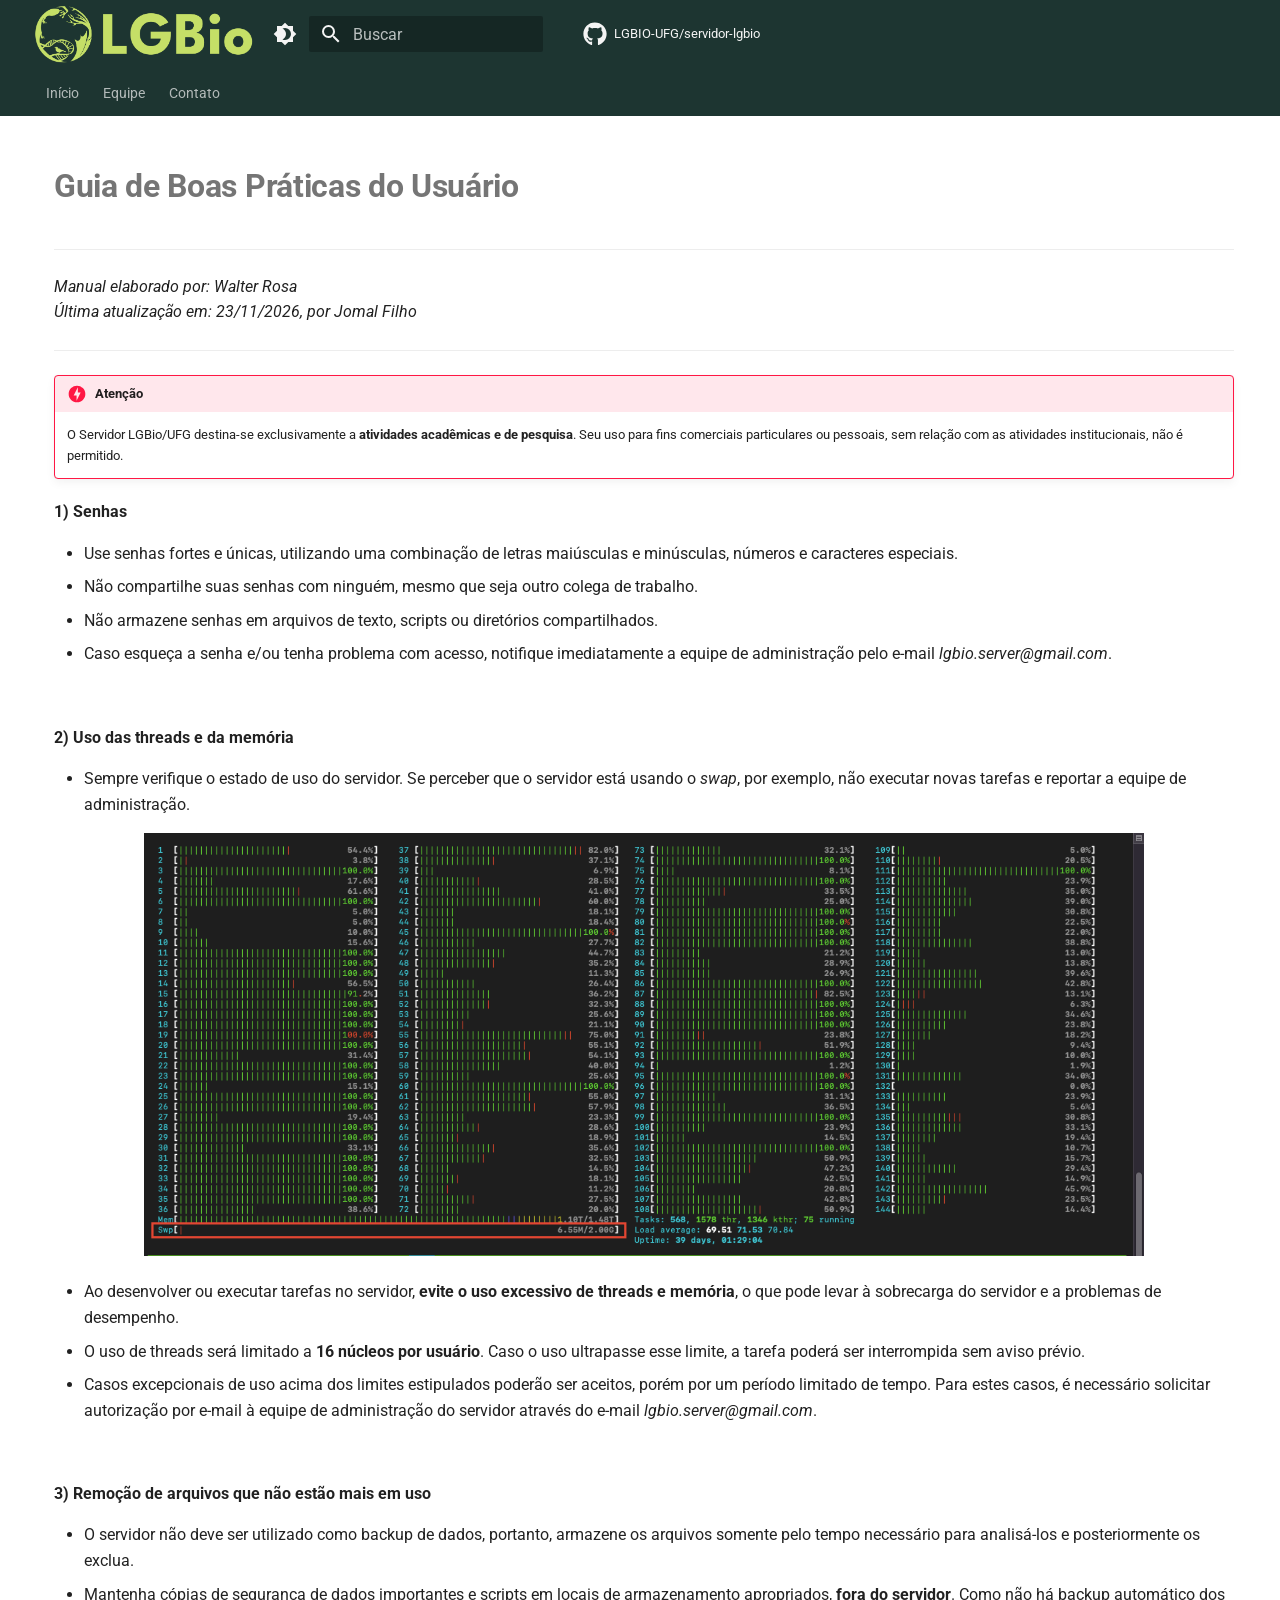
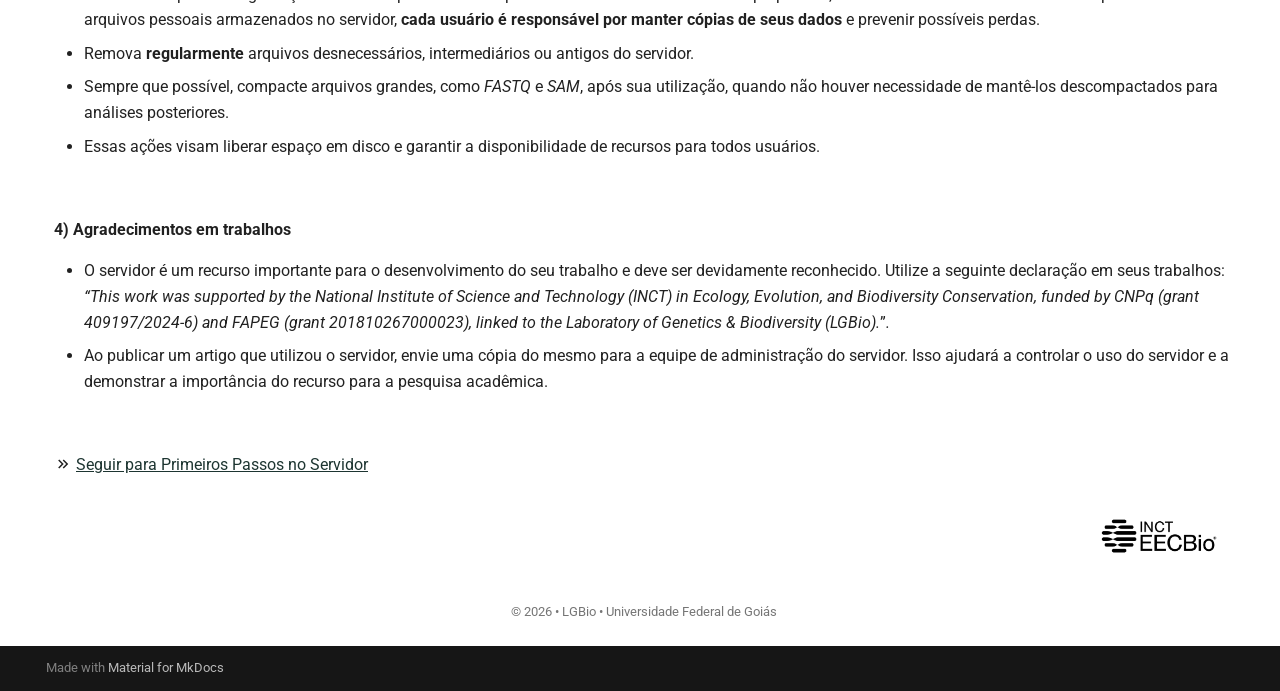
<file: index_boas_praticas.html>
<!doctype html>
<html lang="pt" class="no-js">
  <head>
    
      <meta charset="utf-8">
      <meta name="viewport" content="width=device-width,initial-scale=1">
      
      
      
        <link rel="canonical" href="https://example.com/index_boas_praticas.html">
      
      
      
      
        
      
      
      <link rel="icon" href="assets/favicon.png">
      <meta name="generator" content="mkdocs-1.6.1, mkdocs-material-9.8.2">
    
    
      
        <title>Guia de Boas Práticas do Usuário - SERVIDOR LGBIO</title>
      
    
    
      <link rel="stylesheet" href="assets/stylesheets/main.57a0d79d.min.css">
      
        
        <link rel="stylesheet" href="assets/stylesheets/palette.fb2fffe2.min.css">
      
      


    
    
      
    
    
      
        
        
        <link rel="preconnect" href="https://fonts.gstatic.com" crossorigin>
        <link rel="stylesheet" href="https://fonts.googleapis.com/css?family=Roboto:300,300i,400,400i,700,700i%7CRoboto+Mono:400,400i,700,700i&display=fallback">
        <style>:root{--md-text-font:"Roboto";--md-code-font:"Roboto Mono"}</style>
      
    
    
      <link rel="stylesheet" href="stylesheets/extra.css">
    
    <script>__md_scope=new URL(".",location),__md_hash=e=>[...e].reduce(((e,_)=>(e<<5)-e+_.charCodeAt(0)),0),__md_get=(e,_=localStorage,t=__md_scope)=>JSON.parse(_.getItem(t.pathname+"."+e)),__md_set=(e,_,t=localStorage,a=__md_scope)=>{try{t.setItem(a.pathname+"."+e,JSON.stringify(_))}catch(e){}}</script>
    
      

    
    
  </head>
  
  
    
    
      
    
    
    
    
    <body dir="ltr" data-md-color-scheme="default" data-md-color-primary="custom" data-md-color-accent="custom">
  
    
    <input class="md-toggle" data-md-toggle="drawer" type="checkbox" id="__drawer" autocomplete="off">
    <input class="md-toggle" data-md-toggle="search" type="checkbox" id="__search" autocomplete="off">
    <label class="md-overlay" for="__drawer"></label>
    <div data-md-component="skip">
      
        
        <a href="#guia-de-boas-praticas-do-usuario" class="md-skip">
          Pular para conteúdo
        </a>
      
    </div>
    <div data-md-component="announce">
      
    </div>
    
    
      

<header class="md-header" data-md-component="header">
  <nav class="md-header__inner md-grid" aria-label="Cabeçalho">
    <a href="index.html" title="SERVIDOR LGBIO" class="md-header__button md-logo" aria-label="SERVIDOR LGBIO" data-md-component="logo">
      
  <img src="assets/logo.png" alt="logo">

    </a>
    <label class="md-header__button md-icon" for="__drawer">
      
      <svg xmlns="http://www.w3.org/2000/svg" viewBox="0 0 24 24"><path d="M3 6h18v2H3zm0 5h18v2H3zm0 5h18v2H3z"/></svg>
    </label>
    <div class="md-header__title" data-md-component="header-title">
      <div class="md-header__ellipsis">
        <div class="md-header__topic">
          <span class="md-ellipsis">
            SERVIDOR LGBIO
          </span>
        </div>
        <div class="md-header__topic" data-md-component="header-topic">
          <span class="md-ellipsis">
            
              Guia de Boas Práticas do Usuário
            
          </span>
        </div>
      </div>
    </div>
    
      
        <form class="md-header__option" data-md-component="palette">
  
    
    
    
    <input class="md-option" data-md-color-media="(prefers-color-scheme: light)" data-md-color-scheme="default" data-md-color-primary="custom" data-md-color-accent="custom"  aria-label="mudar para modo escuro"  type="radio" name="__palette" id="__palette_0">
    
      <label class="md-header__button md-icon" title="mudar para modo escuro" for="__palette_1" hidden>
        <svg xmlns="http://www.w3.org/2000/svg" viewBox="0 0 24 24"><path d="M12 18c-.89 0-1.74-.2-2.5-.55C11.56 16.5 13 14.42 13 12s-1.44-4.5-3.5-5.45C10.26 6.2 11.11 6 12 6a6 6 0 0 1 6 6 6 6 0 0 1-6 6m8-9.31V4h-4.69L12 .69 8.69 4H4v4.69L.69 12 4 15.31V20h4.69L12 23.31 15.31 20H20v-4.69L23.31 12z"/></svg>
      </label>
    
  
    
    
    
    <input class="md-option" data-md-color-media="(prefers-color-scheme: dark)" data-md-color-scheme="slate" data-md-color-primary="custom" data-md-color-accent="custom"  aria-label="mudar para modo claro"  type="radio" name="__palette" id="__palette_1">
    
      <label class="md-header__button md-icon" title="mudar para modo claro" for="__palette_0" hidden>
        <svg xmlns="http://www.w3.org/2000/svg" viewBox="0 0 24 24"><path d="M12 8a4 4 0 0 0-4 4 4 4 0 0 0 4 4 4 4 0 0 0 4-4 4 4 0 0 0-4-4m0 10a6 6 0 0 1-6-6 6 6 0 0 1 6-6 6 6 0 0 1 6 6 6 6 0 0 1-6 6m8-9.31V4h-4.69L12 .69 8.69 4H4v4.69L.69 12 4 15.31V20h4.69L12 23.31 15.31 20H20v-4.69L23.31 12z"/></svg>
      </label>
    
  
</form>
      
    
    
      <script>var palette=__md_get("__palette");if(palette&&palette.color){if("(prefers-color-scheme)"===palette.color.media){var media=matchMedia("(prefers-color-scheme: light)"),input=document.querySelector(media.matches?"[data-md-color-media='(prefers-color-scheme: light)']":"[data-md-color-media='(prefers-color-scheme: dark)']");palette.color.media=input.getAttribute("data-md-color-media"),palette.color.scheme=input.getAttribute("data-md-color-scheme"),palette.color.primary=input.getAttribute("data-md-color-primary"),palette.color.accent=input.getAttribute("data-md-color-accent")}for(var[key,value]of Object.entries(palette.color))document.body.setAttribute("data-md-color-"+key,value)}</script>
    
    
    
      
      
        <label class="md-header__button md-icon" for="__search">
          
          <svg xmlns="http://www.w3.org/2000/svg" viewBox="0 0 24 24"><path d="M9.5 3A6.5 6.5 0 0 1 16 9.5c0 1.61-.59 3.09-1.56 4.23l.27.27h.79l5 5-1.5 1.5-5-5v-.79l-.27-.27A6.52 6.52 0 0 1 9.5 16 6.5 6.5 0 0 1 3 9.5 6.5 6.5 0 0 1 9.5 3m0 2C7 5 5 7 5 9.5S7 14 9.5 14 14 12 14 9.5 12 5 9.5 5"/></svg>
        </label>
        <div class="md-search" data-md-component="search" role="dialog">
  <label class="md-search__overlay" for="__search"></label>
  <div class="md-search__inner" role="search">
    <form class="md-search__form" name="search">
      <input type="text" class="md-search__input" name="query" aria-label="Buscar" placeholder="Buscar" autocapitalize="off" autocorrect="off" autocomplete="off" spellcheck="false" data-md-component="search-query" required>
      <label class="md-search__icon md-icon" for="__search">
        
        <svg xmlns="http://www.w3.org/2000/svg" viewBox="0 0 24 24"><path d="M9.5 3A6.5 6.5 0 0 1 16 9.5c0 1.61-.59 3.09-1.56 4.23l.27.27h.79l5 5-1.5 1.5-5-5v-.79l-.27-.27A6.52 6.52 0 0 1 9.5 16 6.5 6.5 0 0 1 3 9.5 6.5 6.5 0 0 1 9.5 3m0 2C7 5 5 7 5 9.5S7 14 9.5 14 14 12 14 9.5 12 5 9.5 5"/></svg>
        
        <svg xmlns="http://www.w3.org/2000/svg" viewBox="0 0 24 24"><path d="M20 11v2H8l5.5 5.5-1.42 1.42L4.16 12l7.92-7.92L13.5 5.5 8 11z"/></svg>
      </label>
      <nav class="md-search__options" aria-label="Pesquisar">
        
          <a href="javascript:void(0)" class="md-search__icon md-icon" title="Compartilhar" aria-label="Compartilhar" data-clipboard data-clipboard-text="" data-md-component="search-share" tabindex="-1">
            
            <svg xmlns="http://www.w3.org/2000/svg" viewBox="0 0 24 24"><path d="M18 16.08c-.76 0-1.44.3-1.96.77L8.91 12.7c.05-.23.09-.46.09-.7s-.04-.47-.09-.7l7.05-4.11c.54.5 1.25.81 2.04.81a3 3 0 0 0 3-3 3 3 0 0 0-3-3 3 3 0 0 0-3 3c0 .24.04.47.09.7L8.04 9.81C7.5 9.31 6.79 9 6 9a3 3 0 0 0-3 3 3 3 0 0 0 3 3c.79 0 1.5-.31 2.04-.81l7.12 4.15c-.05.21-.08.43-.08.66 0 1.61 1.31 2.91 2.92 2.91s2.92-1.3 2.92-2.91A2.92 2.92 0 0 0 18 16.08"/></svg>
          </a>
        
        <button type="reset" class="md-search__icon md-icon" title="Limpar" aria-label="Limpar" tabindex="-1">
          
          <svg xmlns="http://www.w3.org/2000/svg" viewBox="0 0 24 24"><path d="M19 6.41 17.59 5 12 10.59 6.41 5 5 6.41 10.59 12 5 17.59 6.41 19 12 13.41 17.59 19 19 17.59 13.41 12z"/></svg>
        </button>
      </nav>
      
        <div class="md-search__suggest" data-md-component="search-suggest"></div>
      
    </form>
    <div class="md-search__output">
      <div class="md-search__scrollwrap" tabindex="0" data-md-scrollfix>
        <div class="md-search-result" data-md-component="search-result">
          <div class="md-search-result__meta">
            Inicializando busca
          </div>
          <ol class="md-search-result__list" role="presentation"></ol>
        </div>
      </div>
    </div>
  </div>
</div>
      
    
    
      <div class="md-header__source">
        <a href="https://github.com/LGBIO-UFG/servidor-lgbio" title="Ir para repositório" class="md-source" data-md-component="source">
  <div class="md-source__icon md-icon">
    
    <svg xmlns="http://www.w3.org/2000/svg" viewBox="0 0 512 512"><!--! Font Awesome Free 7.1.0 by @fontawesome - https://fontawesome.com License - https://fontawesome.com/license/free (Icons: CC BY 4.0, Fonts: SIL OFL 1.1, Code: MIT License) Copyright 2025 Fonticons, Inc.--><path d="M173.9 397.4c0 2-2.3 3.6-5.2 3.6-3.3.3-5.6-1.3-5.6-3.6 0-2 2.3-3.6 5.2-3.6 3-.3 5.6 1.3 5.6 3.6m-31.1-4.5c-.7 2 1.3 4.3 4.3 4.9 2.6 1 5.6 0 6.2-2s-1.3-4.3-4.3-5.2c-2.6-.7-5.5.3-6.2 2.3m44.2-1.7c-2.9.7-4.9 2.6-4.6 4.9.3 2 2.9 3.3 5.9 2.6 2.9-.7 4.9-2.6 4.6-4.6-.3-1.9-3-3.2-5.9-2.9M252.8 8C114.1 8 8 113.3 8 252c0 110.9 69.8 205.8 169.5 239.2 12.8 2.3 17.3-5.6 17.3-12.1 0-6.2-.3-40.4-.3-61.4 0 0-70 15-84.7-29.8 0 0-11.4-29.1-27.8-36.6 0 0-22.9-15.7 1.6-15.4 0 0 24.9 2 38.6 25.8 21.9 38.6 58.6 27.5 72.9 20.9 2.3-16 8.8-27.1 16-33.7-55.9-6.2-112.3-14.3-112.3-110.5 0-27.5 7.6-41.3 23.6-58.9-2.6-6.5-11.1-33.3 2.6-67.9 20.9-6.5 69 27 69 27 20-5.6 41.5-8.5 62.8-8.5s42.8 2.9 62.8 8.5c0 0 48.1-33.6 69-27 13.7 34.7 5.2 61.4 2.6 67.9 16 17.7 25.8 31.5 25.8 58.9 0 96.5-58.9 104.2-114.8 110.5 9.2 7.9 17 22.9 17 46.4 0 33.7-.3 75.4-.3 83.6 0 6.5 4.6 14.4 17.3 12.1C436.2 457.8 504 362.9 504 252 504 113.3 391.5 8 252.8 8M105.2 352.9c-1.3 1-1 3.3.7 5.2 1.6 1.6 3.9 2.3 5.2 1 1.3-1 1-3.3-.7-5.2-1.6-1.6-3.9-2.3-5.2-1m-10.8-8.1c-.7 1.3.3 2.9 2.3 3.9 1.6 1 3.6.7 4.3-.7.7-1.3-.3-2.9-2.3-3.9-2-.6-3.6-.3-4.3.7m32.4 35.6c-1.6 1.3-1 4.3 1.3 6.2 2.3 2.3 5.2 2.6 6.5 1 1.3-1.3.7-4.3-1.3-6.2-2.2-2.3-5.2-2.6-6.5-1m-11.4-14.7c-1.6 1-1.6 3.6 0 5.9s4.3 3.3 5.6 2.3c1.6-1.3 1.6-3.9 0-6.2-1.4-2.3-4-3.3-5.6-2"/></svg>
  </div>
  <div class="md-source__repository">
    LGBIO-UFG/servidor-lgbio
  </div>
</a>
      </div>
    
  </nav>
  
</header>
    
    <div class="md-container" data-md-component="container">
      
      
        
          
            
<nav class="md-tabs" aria-label="Abas" data-md-component="tabs">
  <div class="md-grid">
    <ul class="md-tabs__list">
      
        
  
  
  
  
    <li class="md-tabs__item">
      <a href="index.html" class="md-tabs__link">
        
  
  
    
  
  Início

      </a>
    </li>
  

      
        
  
  
  
  
    <li class="md-tabs__item">
      <a href="index_equipe.html" class="md-tabs__link">
        
  
  
    
  
  Equipe

      </a>
    </li>
  

      
        
  
  
  
  
    <li class="md-tabs__item">
      <a href="index_contato.html" class="md-tabs__link">
        
  
  
    
  
  Contato

      </a>
    </li>
  

      
    </ul>
  </div>
</nav>
          
        
      
      <main class="md-main" data-md-component="main">
        <div class="md-main__inner md-grid">
          
            
              
              <div class="md-sidebar md-sidebar--primary" data-md-component="sidebar" data-md-type="navigation" >
                <div class="md-sidebar__scrollwrap">
                  <div class="md-sidebar__inner">
                    


  


  

<nav class="md-nav md-nav--primary md-nav--lifted md-nav--integrated" aria-label="Navegação" data-md-level="0">
  <label class="md-nav__title" for="__drawer">
    <a href="index.html" title="SERVIDOR LGBIO" class="md-nav__button md-logo" aria-label="SERVIDOR LGBIO" data-md-component="logo">
      
  <img src="assets/logo.png" alt="logo">

    </a>
    SERVIDOR LGBIO
  </label>
  
    <div class="md-nav__source">
      <a href="https://github.com/LGBIO-UFG/servidor-lgbio" title="Ir para repositório" class="md-source" data-md-component="source">
  <div class="md-source__icon md-icon">
    
    <svg xmlns="http://www.w3.org/2000/svg" viewBox="0 0 512 512"><!--! Font Awesome Free 7.1.0 by @fontawesome - https://fontawesome.com License - https://fontawesome.com/license/free (Icons: CC BY 4.0, Fonts: SIL OFL 1.1, Code: MIT License) Copyright 2025 Fonticons, Inc.--><path d="M173.9 397.4c0 2-2.3 3.6-5.2 3.6-3.3.3-5.6-1.3-5.6-3.6 0-2 2.3-3.6 5.2-3.6 3-.3 5.6 1.3 5.6 3.6m-31.1-4.5c-.7 2 1.3 4.3 4.3 4.9 2.6 1 5.6 0 6.2-2s-1.3-4.3-4.3-5.2c-2.6-.7-5.5.3-6.2 2.3m44.2-1.7c-2.9.7-4.9 2.6-4.6 4.9.3 2 2.9 3.3 5.9 2.6 2.9-.7 4.9-2.6 4.6-4.6-.3-1.9-3-3.2-5.9-2.9M252.8 8C114.1 8 8 113.3 8 252c0 110.9 69.8 205.8 169.5 239.2 12.8 2.3 17.3-5.6 17.3-12.1 0-6.2-.3-40.4-.3-61.4 0 0-70 15-84.7-29.8 0 0-11.4-29.1-27.8-36.6 0 0-22.9-15.7 1.6-15.4 0 0 24.9 2 38.6 25.8 21.9 38.6 58.6 27.5 72.9 20.9 2.3-16 8.8-27.1 16-33.7-55.9-6.2-112.3-14.3-112.3-110.5 0-27.5 7.6-41.3 23.6-58.9-2.6-6.5-11.1-33.3 2.6-67.9 20.9-6.5 69 27 69 27 20-5.6 41.5-8.5 62.8-8.5s42.8 2.9 62.8 8.5c0 0 48.1-33.6 69-27 13.7 34.7 5.2 61.4 2.6 67.9 16 17.7 25.8 31.5 25.8 58.9 0 96.5-58.9 104.2-114.8 110.5 9.2 7.9 17 22.9 17 46.4 0 33.7-.3 75.4-.3 83.6 0 6.5 4.6 14.4 17.3 12.1C436.2 457.8 504 362.9 504 252 504 113.3 391.5 8 252.8 8M105.2 352.9c-1.3 1-1 3.3.7 5.2 1.6 1.6 3.9 2.3 5.2 1 1.3-1 1-3.3-.7-5.2-1.6-1.6-3.9-2.3-5.2-1m-10.8-8.1c-.7 1.3.3 2.9 2.3 3.9 1.6 1 3.6.7 4.3-.7.7-1.3-.3-2.9-2.3-3.9-2-.6-3.6-.3-4.3.7m32.4 35.6c-1.6 1.3-1 4.3 1.3 6.2 2.3 2.3 5.2 2.6 6.5 1 1.3-1.3.7-4.3-1.3-6.2-2.2-2.3-5.2-2.6-6.5-1m-11.4-14.7c-1.6 1-1.6 3.6 0 5.9s4.3 3.3 5.6 2.3c1.6-1.3 1.6-3.9 0-6.2-1.4-2.3-4-3.3-5.6-2"/></svg>
  </div>
  <div class="md-source__repository">
    LGBIO-UFG/servidor-lgbio
  </div>
</a>
    </div>
  
  <ul class="md-nav__list" data-md-scrollfix>
    
      
      
  
  
  
  
    <li class="md-nav__item">
      <a href="index.html" class="md-nav__link">
        
  
  
  <span class="md-ellipsis">
    
  
    Início
  

    
  </span>
  
  

      </a>
    </li>
  

    
      
      
  
  
  
  
    <li class="md-nav__item">
      <a href="index_equipe.html" class="md-nav__link">
        
  
  
  <span class="md-ellipsis">
    
  
    Equipe
  

    
  </span>
  
  

      </a>
    </li>
  

    
      
      
  
  
  
  
    <li class="md-nav__item">
      <a href="index_contato.html" class="md-nav__link">
        
  
  
  <span class="md-ellipsis">
    
  
    Contato
  

    
  </span>
  
  

      </a>
    </li>
  

    
  </ul>
</nav>
                  </div>
                </div>
              </div>
            
            
          
          
            <div class="md-content" data-md-component="content">
              
              <article class="md-content__inner md-typeset">
                
                  


  
  


<h1 id="guia-de-boas-praticas-do-usuario"><strong>Guia de Boas Práticas do Usuário</strong><a class="headerlink" href="#guia-de-boas-praticas-do-usuario" title="Permanent link">&para;</a></h1>
<hr />
<p><em>Manual elaborado por: Walter Rosa</em> <br />
<em>Última atualização em: 23/11/2026, por Jomal Filho</em>  </p>
<hr />
<div class="admonition danger">
<p class="admonition-title">Atenção</p>
<p>O Servidor LGBio/UFG destina-se exclusivamente a <strong>atividades acadêmicas e de pesquisa</strong>. Seu uso para fins comerciais particulares ou pessoais, sem relação com as atividades institucionais, não é permitido.</p>
</div>
<p><strong>1) Senhas</strong></p>
<ul>
<li>Use senhas fortes e únicas, utilizando uma combinação de letras maiúsculas e minúsculas, números e caracteres especiais.</li>
<li>Não compartilhe suas senhas com ninguém, mesmo que seja outro colega de trabalho.</li>
<li>Não armazene senhas em arquivos de texto, scripts ou diretórios compartilhados.</li>
<li>Caso esqueça a senha e/ou tenha problema com acesso, notifique imediatamente a equipe de administração pelo e-mail <em>lgbio.server@gmail.com</em>.</li>
</ul>
<p><br></p>
<p><strong>2) Uso das threads e da memória</strong></p>
<ul>
<li>Sempre verifique o estado de uso do servidor. Se perceber que o servidor está usando o <em>swap</em>, por exemplo, não executar novas tarefas e reportar a equipe de administração.</li>
</ul>
<p align="center">
    <img src="assets/images/htop.png" alt="htop" width="1000">
</p>

<ul>
<li>Ao desenvolver ou executar tarefas no servidor, <strong>evite o uso excessivo de threads e memória</strong>, o que pode levar à sobrecarga do servidor e a problemas de desempenho.</li>
<li>O uso de threads será limitado a <strong>16 núcleos por usuário</strong>. Caso o uso ultrapasse esse limite, a tarefa poderá ser interrompida sem aviso prévio.</li>
<li>Casos excepcionais de uso acima dos limites estipulados poderão ser aceitos, porém por um período limitado de tempo. Para estes casos, é necessário solicitar autorização por e-mail à equipe de administração do servidor através do e-mail <em>lgbio.server@gmail.com</em>.</li>
</ul>
<p><br></p>
<p><strong>3) Remoção de arquivos que não estão mais em uso</strong> </p>
<ul>
<li>O servidor não deve ser utilizado como backup de dados, portanto, armazene os arquivos somente pelo tempo necessário para analisá-los e posteriormente os exclua.</li>
<li>Mantenha cópias de segurança de dados importantes e scripts em locais de armazenamento apropriados, <strong>fora do servidor</strong>. Como não há backup automático dos arquivos pessoais armazenados no servidor, <strong>cada usuário é responsável por manter cópias de seus dados</strong> e prevenir possíveis perdas.</li>
<li>Remova <strong>regularmente</strong> arquivos desnecessários, intermediários ou antigos do servidor.</li>
<li>Sempre que possível, compacte arquivos grandes, como <em>FASTQ</em> e <em>SAM</em>, após sua utilização, quando não houver necessidade de mantê-los descompactados para análises posteriores. </li>
<li>Essas ações visam liberar espaço em disco e garantir a disponibilidade de recursos para todos usuários.</li>
</ul>
<p><br></p>
<p><strong>4) Agradecimentos em trabalhos</strong></p>
<ul>
<li>O servidor é um recurso importante para o desenvolvimento do seu trabalho e deve ser devidamente reconhecido. Utilize a seguinte declaração em seus trabalhos: <em>“This work was supported by the National Institute of Science and Technology (INCT) in Ecology, Evolution, and Biodiversity Conservation, funded by CNPq (grant 409197/2024-6) and FAPEG (grant 201810267000023), linked to the Laboratory of Genetics &amp; Biodiversity (LGBio).</em>”<em>.</em></li>
<li>Ao publicar um artigo que utilizou o servidor, envie uma cópia do mesmo para a equipe de administração do servidor. Isso ajudará a controlar o uso do servidor e a demonstrar a importância do recurso para a pesquisa acadêmica.</li>
</ul>
<p><br></p>
<p><span class="twemoji"><svg xmlns="http://www.w3.org/2000/svg" viewBox="0 0 24 24"><path d="M5.59 7.41 7 6l6 6-6 6-1.41-1.41L10.17 12zm6 0L13 6l6 6-6 6-1.41-1.41L16.17 12z"/></svg></span> <a href="index_primeiro_acesso.html"><u>Seguir para Primeiros Passos no Servidor</u></a></p>
<p align="right">
    <img src="assets/images/eecbio_menor.png" alt="INCT EECBio" width="150">
</p>

<p style="text-align: center; font-size: 0.8em; color: var(--md-default-fg-color--light);">
© 2026 • LGBio • Universidade Federal de Goiás
</p>












                
              </article>
            </div>
          
          
  <script>var tabs=__md_get("__tabs");if(Array.isArray(tabs))e:for(var set of document.querySelectorAll(".tabbed-set")){var labels=set.querySelector(".tabbed-labels");for(var tab of tabs)for(var label of labels.getElementsByTagName("label"))if(label.innerText.trim()===tab){var input=document.getElementById(label.htmlFor);input.checked=!0;continue e}}</script>

<script>var target=document.getElementById(location.hash.slice(1));target&&target.name&&(target.checked=target.name.startsWith("__tabbed_"))</script>
        </div>
        
          <button type="button" class="md-top md-icon" data-md-component="top" hidden>
  
  <svg xmlns="http://www.w3.org/2000/svg" viewBox="0 0 24 24"><path d="M13 20h-2V8l-5.5 5.5-1.42-1.42L12 4.16l7.92 7.92-1.42 1.42L13 8z"/></svg>
  Voltar para o topo
</button>
        
      </main>
      
        <footer class="md-footer">
  
  <div class="md-footer-meta md-typeset">
    <div class="md-footer-meta__inner md-grid">
      <div class="md-copyright">
  
  
    Made with
    <a href="https://squidfunk.github.io/mkdocs-material/" target="_blank" rel="noopener">
      Material for MkDocs
    </a>
  
</div>
      
    </div>
  </div>
</footer>
      
    </div>
    <div class="md-dialog" data-md-component="dialog">
      <div class="md-dialog__inner md-typeset"></div>
    </div>
    
    
    
      
      
      <script id="__config" type="application/json">{"annotate": null, "base": ".", "features": ["navigation.tabs", "navigation.top", "search.highlight", "search.suggest", "search.share", "content.code.copy", "content.tabs.link", "toc.integrate"], "search": "assets/javascripts/workers/search.a7633da7.min.js", "tags": null, "translations": {"clipboard.copied": "Copiado para \u00e1rea de transfer\u00eancia", "clipboard.copy": "Copiar para \u00e1rea de transfer\u00eancia", "search.result.more.one": "mais 1 nesta p\u00e1gina", "search.result.more.other": "# mais nesta p\u00e1gina", "search.result.none": "Nenhum documento encontrado", "search.result.one": "1 documento encontrado", "search.result.other": "# documentos encontrados", "search.result.placeholder": "Digite para iniciar a busca", "search.result.term.missing": "Ausente", "select.version": "Selecione a vers\u00e3o"}, "version": null}</script>
    
    
      <script src="assets/javascripts/bundle.a5f9d56c.min.js"></script>
      
    
  </body>
</html>
</file>
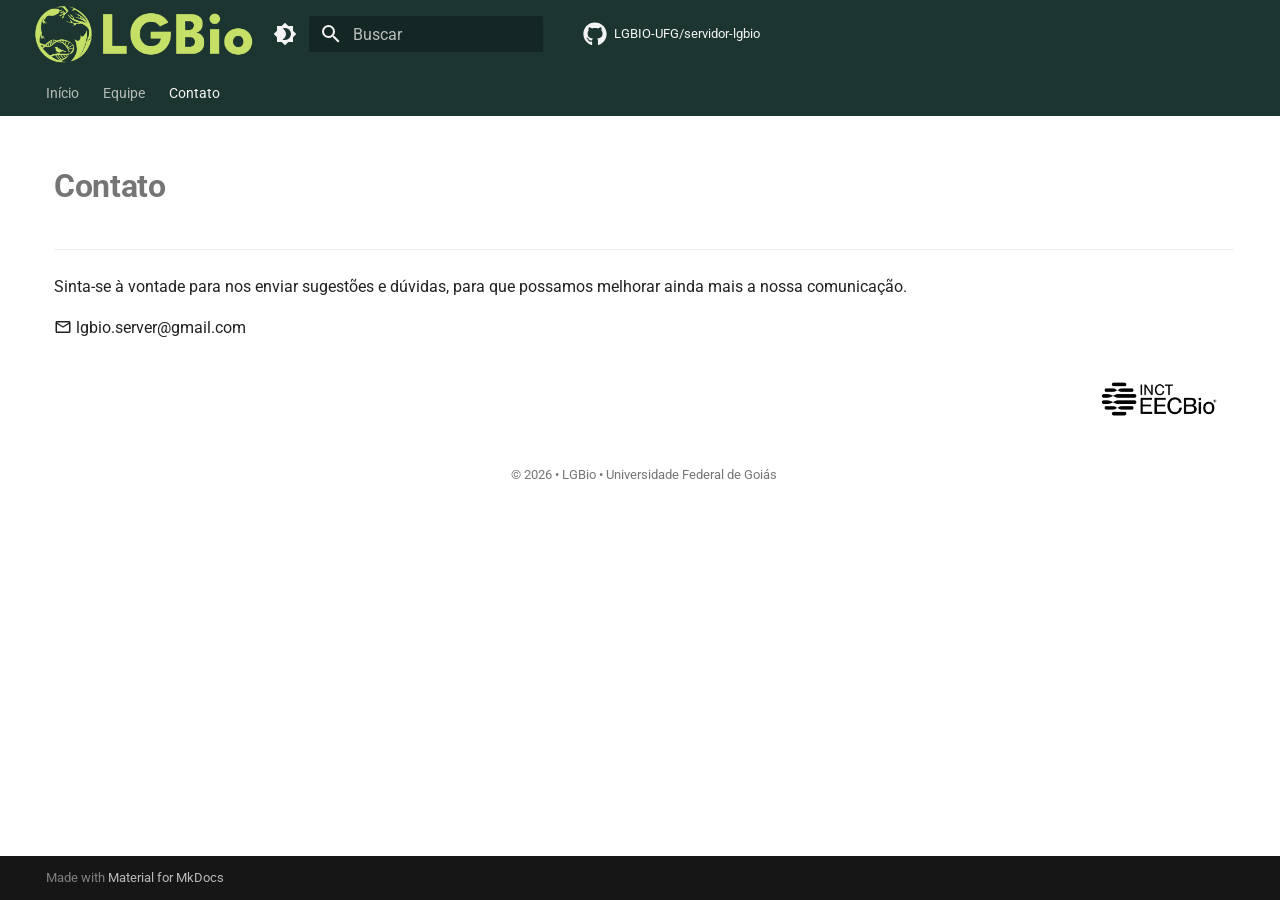
<file: index_contato.html>
<!doctype html>
<html lang="pt" class="no-js">
  <head>
    
      <meta charset="utf-8">
      <meta name="viewport" content="width=device-width,initial-scale=1">
      
      
      
        <link rel="canonical" href="https://example.com/index_contato.html">
      
      
        <link rel="prev" href="index_equipe.html">
      
      
      
        
      
      
      <link rel="icon" href="assets/favicon.png">
      <meta name="generator" content="mkdocs-1.6.1, mkdocs-material-9.8.2">
    
    
      
        <title>Contato - SERVIDOR LGBIO</title>
      
    
    
      <link rel="stylesheet" href="assets/stylesheets/main.57a0d79d.min.css">
      
        
        <link rel="stylesheet" href="assets/stylesheets/palette.fb2fffe2.min.css">
      
      


    
    
      
    
    
      
        
        
        <link rel="preconnect" href="https://fonts.gstatic.com" crossorigin>
        <link rel="stylesheet" href="https://fonts.googleapis.com/css?family=Roboto:300,300i,400,400i,700,700i%7CRoboto+Mono:400,400i,700,700i&display=fallback">
        <style>:root{--md-text-font:"Roboto";--md-code-font:"Roboto Mono"}</style>
      
    
    
      <link rel="stylesheet" href="stylesheets/extra.css">
    
    <script>__md_scope=new URL(".",location),__md_hash=e=>[...e].reduce(((e,_)=>(e<<5)-e+_.charCodeAt(0)),0),__md_get=(e,_=localStorage,t=__md_scope)=>JSON.parse(_.getItem(t.pathname+"."+e)),__md_set=(e,_,t=localStorage,a=__md_scope)=>{try{t.setItem(a.pathname+"."+e,JSON.stringify(_))}catch(e){}}</script>
    
      

    
    
  </head>
  
  
    
    
      
    
    
    
    
    <body dir="ltr" data-md-color-scheme="default" data-md-color-primary="custom" data-md-color-accent="custom">
  
    
    <input class="md-toggle" data-md-toggle="drawer" type="checkbox" id="__drawer" autocomplete="off">
    <input class="md-toggle" data-md-toggle="search" type="checkbox" id="__search" autocomplete="off">
    <label class="md-overlay" for="__drawer"></label>
    <div data-md-component="skip">
      
        
        <a href="#contato" class="md-skip">
          Pular para conteúdo
        </a>
      
    </div>
    <div data-md-component="announce">
      
    </div>
    
    
      

<header class="md-header" data-md-component="header">
  <nav class="md-header__inner md-grid" aria-label="Cabeçalho">
    <a href="index.html" title="SERVIDOR LGBIO" class="md-header__button md-logo" aria-label="SERVIDOR LGBIO" data-md-component="logo">
      
  <img src="assets/logo.png" alt="logo">

    </a>
    <label class="md-header__button md-icon" for="__drawer">
      
      <svg xmlns="http://www.w3.org/2000/svg" viewBox="0 0 24 24"><path d="M3 6h18v2H3zm0 5h18v2H3zm0 5h18v2H3z"/></svg>
    </label>
    <div class="md-header__title" data-md-component="header-title">
      <div class="md-header__ellipsis">
        <div class="md-header__topic">
          <span class="md-ellipsis">
            SERVIDOR LGBIO
          </span>
        </div>
        <div class="md-header__topic" data-md-component="header-topic">
          <span class="md-ellipsis">
            
              Contato
            
          </span>
        </div>
      </div>
    </div>
    
      
        <form class="md-header__option" data-md-component="palette">
  
    
    
    
    <input class="md-option" data-md-color-media="(prefers-color-scheme: light)" data-md-color-scheme="default" data-md-color-primary="custom" data-md-color-accent="custom"  aria-label="mudar para modo escuro"  type="radio" name="__palette" id="__palette_0">
    
      <label class="md-header__button md-icon" title="mudar para modo escuro" for="__palette_1" hidden>
        <svg xmlns="http://www.w3.org/2000/svg" viewBox="0 0 24 24"><path d="M12 18c-.89 0-1.74-.2-2.5-.55C11.56 16.5 13 14.42 13 12s-1.44-4.5-3.5-5.45C10.26 6.2 11.11 6 12 6a6 6 0 0 1 6 6 6 6 0 0 1-6 6m8-9.31V4h-4.69L12 .69 8.69 4H4v4.69L.69 12 4 15.31V20h4.69L12 23.31 15.31 20H20v-4.69L23.31 12z"/></svg>
      </label>
    
  
    
    
    
    <input class="md-option" data-md-color-media="(prefers-color-scheme: dark)" data-md-color-scheme="slate" data-md-color-primary="custom" data-md-color-accent="custom"  aria-label="mudar para modo claro"  type="radio" name="__palette" id="__palette_1">
    
      <label class="md-header__button md-icon" title="mudar para modo claro" for="__palette_0" hidden>
        <svg xmlns="http://www.w3.org/2000/svg" viewBox="0 0 24 24"><path d="M12 8a4 4 0 0 0-4 4 4 4 0 0 0 4 4 4 4 0 0 0 4-4 4 4 0 0 0-4-4m0 10a6 6 0 0 1-6-6 6 6 0 0 1 6-6 6 6 0 0 1 6 6 6 6 0 0 1-6 6m8-9.31V4h-4.69L12 .69 8.69 4H4v4.69L.69 12 4 15.31V20h4.69L12 23.31 15.31 20H20v-4.69L23.31 12z"/></svg>
      </label>
    
  
</form>
      
    
    
      <script>var palette=__md_get("__palette");if(palette&&palette.color){if("(prefers-color-scheme)"===palette.color.media){var media=matchMedia("(prefers-color-scheme: light)"),input=document.querySelector(media.matches?"[data-md-color-media='(prefers-color-scheme: light)']":"[data-md-color-media='(prefers-color-scheme: dark)']");palette.color.media=input.getAttribute("data-md-color-media"),palette.color.scheme=input.getAttribute("data-md-color-scheme"),palette.color.primary=input.getAttribute("data-md-color-primary"),palette.color.accent=input.getAttribute("data-md-color-accent")}for(var[key,value]of Object.entries(palette.color))document.body.setAttribute("data-md-color-"+key,value)}</script>
    
    
    
      
      
        <label class="md-header__button md-icon" for="__search">
          
          <svg xmlns="http://www.w3.org/2000/svg" viewBox="0 0 24 24"><path d="M9.5 3A6.5 6.5 0 0 1 16 9.5c0 1.61-.59 3.09-1.56 4.23l.27.27h.79l5 5-1.5 1.5-5-5v-.79l-.27-.27A6.52 6.52 0 0 1 9.5 16 6.5 6.5 0 0 1 3 9.5 6.5 6.5 0 0 1 9.5 3m0 2C7 5 5 7 5 9.5S7 14 9.5 14 14 12 14 9.5 12 5 9.5 5"/></svg>
        </label>
        <div class="md-search" data-md-component="search" role="dialog">
  <label class="md-search__overlay" for="__search"></label>
  <div class="md-search__inner" role="search">
    <form class="md-search__form" name="search">
      <input type="text" class="md-search__input" name="query" aria-label="Buscar" placeholder="Buscar" autocapitalize="off" autocorrect="off" autocomplete="off" spellcheck="false" data-md-component="search-query" required>
      <label class="md-search__icon md-icon" for="__search">
        
        <svg xmlns="http://www.w3.org/2000/svg" viewBox="0 0 24 24"><path d="M9.5 3A6.5 6.5 0 0 1 16 9.5c0 1.61-.59 3.09-1.56 4.23l.27.27h.79l5 5-1.5 1.5-5-5v-.79l-.27-.27A6.52 6.52 0 0 1 9.5 16 6.5 6.5 0 0 1 3 9.5 6.5 6.5 0 0 1 9.5 3m0 2C7 5 5 7 5 9.5S7 14 9.5 14 14 12 14 9.5 12 5 9.5 5"/></svg>
        
        <svg xmlns="http://www.w3.org/2000/svg" viewBox="0 0 24 24"><path d="M20 11v2H8l5.5 5.5-1.42 1.42L4.16 12l7.92-7.92L13.5 5.5 8 11z"/></svg>
      </label>
      <nav class="md-search__options" aria-label="Pesquisar">
        
          <a href="javascript:void(0)" class="md-search__icon md-icon" title="Compartilhar" aria-label="Compartilhar" data-clipboard data-clipboard-text="" data-md-component="search-share" tabindex="-1">
            
            <svg xmlns="http://www.w3.org/2000/svg" viewBox="0 0 24 24"><path d="M18 16.08c-.76 0-1.44.3-1.96.77L8.91 12.7c.05-.23.09-.46.09-.7s-.04-.47-.09-.7l7.05-4.11c.54.5 1.25.81 2.04.81a3 3 0 0 0 3-3 3 3 0 0 0-3-3 3 3 0 0 0-3 3c0 .24.04.47.09.7L8.04 9.81C7.5 9.31 6.79 9 6 9a3 3 0 0 0-3 3 3 3 0 0 0 3 3c.79 0 1.5-.31 2.04-.81l7.12 4.15c-.05.21-.08.43-.08.66 0 1.61 1.31 2.91 2.92 2.91s2.92-1.3 2.92-2.91A2.92 2.92 0 0 0 18 16.08"/></svg>
          </a>
        
        <button type="reset" class="md-search__icon md-icon" title="Limpar" aria-label="Limpar" tabindex="-1">
          
          <svg xmlns="http://www.w3.org/2000/svg" viewBox="0 0 24 24"><path d="M19 6.41 17.59 5 12 10.59 6.41 5 5 6.41 10.59 12 5 17.59 6.41 19 12 13.41 17.59 19 19 17.59 13.41 12z"/></svg>
        </button>
      </nav>
      
        <div class="md-search__suggest" data-md-component="search-suggest"></div>
      
    </form>
    <div class="md-search__output">
      <div class="md-search__scrollwrap" tabindex="0" data-md-scrollfix>
        <div class="md-search-result" data-md-component="search-result">
          <div class="md-search-result__meta">
            Inicializando busca
          </div>
          <ol class="md-search-result__list" role="presentation"></ol>
        </div>
      </div>
    </div>
  </div>
</div>
      
    
    
      <div class="md-header__source">
        <a href="https://github.com/LGBIO-UFG/servidor-lgbio" title="Ir para repositório" class="md-source" data-md-component="source">
  <div class="md-source__icon md-icon">
    
    <svg xmlns="http://www.w3.org/2000/svg" viewBox="0 0 512 512"><!--! Font Awesome Free 7.1.0 by @fontawesome - https://fontawesome.com License - https://fontawesome.com/license/free (Icons: CC BY 4.0, Fonts: SIL OFL 1.1, Code: MIT License) Copyright 2025 Fonticons, Inc.--><path d="M173.9 397.4c0 2-2.3 3.6-5.2 3.6-3.3.3-5.6-1.3-5.6-3.6 0-2 2.3-3.6 5.2-3.6 3-.3 5.6 1.3 5.6 3.6m-31.1-4.5c-.7 2 1.3 4.3 4.3 4.9 2.6 1 5.6 0 6.2-2s-1.3-4.3-4.3-5.2c-2.6-.7-5.5.3-6.2 2.3m44.2-1.7c-2.9.7-4.9 2.6-4.6 4.9.3 2 2.9 3.3 5.9 2.6 2.9-.7 4.9-2.6 4.6-4.6-.3-1.9-3-3.2-5.9-2.9M252.8 8C114.1 8 8 113.3 8 252c0 110.9 69.8 205.8 169.5 239.2 12.8 2.3 17.3-5.6 17.3-12.1 0-6.2-.3-40.4-.3-61.4 0 0-70 15-84.7-29.8 0 0-11.4-29.1-27.8-36.6 0 0-22.9-15.7 1.6-15.4 0 0 24.9 2 38.6 25.8 21.9 38.6 58.6 27.5 72.9 20.9 2.3-16 8.8-27.1 16-33.7-55.9-6.2-112.3-14.3-112.3-110.5 0-27.5 7.6-41.3 23.6-58.9-2.6-6.5-11.1-33.3 2.6-67.9 20.9-6.5 69 27 69 27 20-5.6 41.5-8.5 62.8-8.5s42.8 2.9 62.8 8.5c0 0 48.1-33.6 69-27 13.7 34.7 5.2 61.4 2.6 67.9 16 17.7 25.8 31.5 25.8 58.9 0 96.5-58.9 104.2-114.8 110.5 9.2 7.9 17 22.9 17 46.4 0 33.7-.3 75.4-.3 83.6 0 6.5 4.6 14.4 17.3 12.1C436.2 457.8 504 362.9 504 252 504 113.3 391.5 8 252.8 8M105.2 352.9c-1.3 1-1 3.3.7 5.2 1.6 1.6 3.9 2.3 5.2 1 1.3-1 1-3.3-.7-5.2-1.6-1.6-3.9-2.3-5.2-1m-10.8-8.1c-.7 1.3.3 2.9 2.3 3.9 1.6 1 3.6.7 4.3-.7.7-1.3-.3-2.9-2.3-3.9-2-.6-3.6-.3-4.3.7m32.4 35.6c-1.6 1.3-1 4.3 1.3 6.2 2.3 2.3 5.2 2.6 6.5 1 1.3-1.3.7-4.3-1.3-6.2-2.2-2.3-5.2-2.6-6.5-1m-11.4-14.7c-1.6 1-1.6 3.6 0 5.9s4.3 3.3 5.6 2.3c1.6-1.3 1.6-3.9 0-6.2-1.4-2.3-4-3.3-5.6-2"/></svg>
  </div>
  <div class="md-source__repository">
    LGBIO-UFG/servidor-lgbio
  </div>
</a>
      </div>
    
  </nav>
  
</header>
    
    <div class="md-container" data-md-component="container">
      
      
        
          
            
<nav class="md-tabs" aria-label="Abas" data-md-component="tabs">
  <div class="md-grid">
    <ul class="md-tabs__list">
      
        
  
  
  
  
    <li class="md-tabs__item">
      <a href="index.html" class="md-tabs__link">
        
  
  
    
  
  Início

      </a>
    </li>
  

      
        
  
  
  
  
    <li class="md-tabs__item">
      <a href="index_equipe.html" class="md-tabs__link">
        
  
  
    
  
  Equipe

      </a>
    </li>
  

      
        
  
  
  
    
  
  
    <li class="md-tabs__item md-tabs__item--active">
      <a href="index_contato.html" class="md-tabs__link">
        
  
  
    
  
  Contato

      </a>
    </li>
  

      
    </ul>
  </div>
</nav>
          
        
      
      <main class="md-main" data-md-component="main">
        <div class="md-main__inner md-grid">
          
            
              
              <div class="md-sidebar md-sidebar--primary" data-md-component="sidebar" data-md-type="navigation" >
                <div class="md-sidebar__scrollwrap">
                  <div class="md-sidebar__inner">
                    


  


  

<nav class="md-nav md-nav--primary md-nav--lifted md-nav--integrated" aria-label="Navegação" data-md-level="0">
  <label class="md-nav__title" for="__drawer">
    <a href="index.html" title="SERVIDOR LGBIO" class="md-nav__button md-logo" aria-label="SERVIDOR LGBIO" data-md-component="logo">
      
  <img src="assets/logo.png" alt="logo">

    </a>
    SERVIDOR LGBIO
  </label>
  
    <div class="md-nav__source">
      <a href="https://github.com/LGBIO-UFG/servidor-lgbio" title="Ir para repositório" class="md-source" data-md-component="source">
  <div class="md-source__icon md-icon">
    
    <svg xmlns="http://www.w3.org/2000/svg" viewBox="0 0 512 512"><!--! Font Awesome Free 7.1.0 by @fontawesome - https://fontawesome.com License - https://fontawesome.com/license/free (Icons: CC BY 4.0, Fonts: SIL OFL 1.1, Code: MIT License) Copyright 2025 Fonticons, Inc.--><path d="M173.9 397.4c0 2-2.3 3.6-5.2 3.6-3.3.3-5.6-1.3-5.6-3.6 0-2 2.3-3.6 5.2-3.6 3-.3 5.6 1.3 5.6 3.6m-31.1-4.5c-.7 2 1.3 4.3 4.3 4.9 2.6 1 5.6 0 6.2-2s-1.3-4.3-4.3-5.2c-2.6-.7-5.5.3-6.2 2.3m44.2-1.7c-2.9.7-4.9 2.6-4.6 4.9.3 2 2.9 3.3 5.9 2.6 2.9-.7 4.9-2.6 4.6-4.6-.3-1.9-3-3.2-5.9-2.9M252.8 8C114.1 8 8 113.3 8 252c0 110.9 69.8 205.8 169.5 239.2 12.8 2.3 17.3-5.6 17.3-12.1 0-6.2-.3-40.4-.3-61.4 0 0-70 15-84.7-29.8 0 0-11.4-29.1-27.8-36.6 0 0-22.9-15.7 1.6-15.4 0 0 24.9 2 38.6 25.8 21.9 38.6 58.6 27.5 72.9 20.9 2.3-16 8.8-27.1 16-33.7-55.9-6.2-112.3-14.3-112.3-110.5 0-27.5 7.6-41.3 23.6-58.9-2.6-6.5-11.1-33.3 2.6-67.9 20.9-6.5 69 27 69 27 20-5.6 41.5-8.5 62.8-8.5s42.8 2.9 62.8 8.5c0 0 48.1-33.6 69-27 13.7 34.7 5.2 61.4 2.6 67.9 16 17.7 25.8 31.5 25.8 58.9 0 96.5-58.9 104.2-114.8 110.5 9.2 7.9 17 22.9 17 46.4 0 33.7-.3 75.4-.3 83.6 0 6.5 4.6 14.4 17.3 12.1C436.2 457.8 504 362.9 504 252 504 113.3 391.5 8 252.8 8M105.2 352.9c-1.3 1-1 3.3.7 5.2 1.6 1.6 3.9 2.3 5.2 1 1.3-1 1-3.3-.7-5.2-1.6-1.6-3.9-2.3-5.2-1m-10.8-8.1c-.7 1.3.3 2.9 2.3 3.9 1.6 1 3.6.7 4.3-.7.7-1.3-.3-2.9-2.3-3.9-2-.6-3.6-.3-4.3.7m32.4 35.6c-1.6 1.3-1 4.3 1.3 6.2 2.3 2.3 5.2 2.6 6.5 1 1.3-1.3.7-4.3-1.3-6.2-2.2-2.3-5.2-2.6-6.5-1m-11.4-14.7c-1.6 1-1.6 3.6 0 5.9s4.3 3.3 5.6 2.3c1.6-1.3 1.6-3.9 0-6.2-1.4-2.3-4-3.3-5.6-2"/></svg>
  </div>
  <div class="md-source__repository">
    LGBIO-UFG/servidor-lgbio
  </div>
</a>
    </div>
  
  <ul class="md-nav__list" data-md-scrollfix>
    
      
      
  
  
  
  
    <li class="md-nav__item">
      <a href="index.html" class="md-nav__link">
        
  
  
  <span class="md-ellipsis">
    
  
    Início
  

    
  </span>
  
  

      </a>
    </li>
  

    
      
      
  
  
  
  
    <li class="md-nav__item">
      <a href="index_equipe.html" class="md-nav__link">
        
  
  
  <span class="md-ellipsis">
    
  
    Equipe
  

    
  </span>
  
  

      </a>
    </li>
  

    
      
      
  
  
    
  
  
  
    <li class="md-nav__item md-nav__item--active">
      
      <input class="md-nav__toggle md-toggle" type="checkbox" id="__toc">
      
      
        
      
      
      <a href="index_contato.html" class="md-nav__link md-nav__link--active">
        
  
  
  <span class="md-ellipsis">
    
  
    Contato
  

    
  </span>
  
  

      </a>
      
    </li>
  

    
  </ul>
</nav>
                  </div>
                </div>
              </div>
            
            
          
          
            <div class="md-content" data-md-component="content">
              
              <article class="md-content__inner md-typeset">
                
                  


  
  


<h1 id="contato"><strong>Contato</strong><a class="headerlink" href="#contato" title="Permanent link">&para;</a></h1>
<hr />
<p>Sinta-se à vontade para nos enviar sugestões e dúvidas, para que possamos melhorar ainda mais a nossa comunicação.</p>
<p><span class="twemoji"><svg xmlns="http://www.w3.org/2000/svg" viewBox="0 0 24 24"><path d="M22 6c0-1.1-.9-2-2-2H4c-1.1 0-2 .9-2 2v12c0 1.1.9 2 2 2h16c1.1 0 2-.9 2-2zm-2 0-8 5-8-5zm0 12H4V8l8 5 8-5z"/></svg></span> lgbio.server@gmail.com</p>
<p align="right">
    <img src="assets/images/eecbio_menor.png" alt="INCT EECBio" width="150">
</p>

<p style="text-align: center; font-size: 0.8em; color: var(--md-default-fg-color--light);">
© 2026 • LGBio • Universidade Federal de Goiás
</p>












                
              </article>
            </div>
          
          
  <script>var tabs=__md_get("__tabs");if(Array.isArray(tabs))e:for(var set of document.querySelectorAll(".tabbed-set")){var labels=set.querySelector(".tabbed-labels");for(var tab of tabs)for(var label of labels.getElementsByTagName("label"))if(label.innerText.trim()===tab){var input=document.getElementById(label.htmlFor);input.checked=!0;continue e}}</script>

<script>var target=document.getElementById(location.hash.slice(1));target&&target.name&&(target.checked=target.name.startsWith("__tabbed_"))</script>
        </div>
        
          <button type="button" class="md-top md-icon" data-md-component="top" hidden>
  
  <svg xmlns="http://www.w3.org/2000/svg" viewBox="0 0 24 24"><path d="M13 20h-2V8l-5.5 5.5-1.42-1.42L12 4.16l7.92 7.92-1.42 1.42L13 8z"/></svg>
  Voltar para o topo
</button>
        
      </main>
      
        <footer class="md-footer">
  
  <div class="md-footer-meta md-typeset">
    <div class="md-footer-meta__inner md-grid">
      <div class="md-copyright">
  
  
    Made with
    <a href="https://squidfunk.github.io/mkdocs-material/" target="_blank" rel="noopener">
      Material for MkDocs
    </a>
  
</div>
      
    </div>
  </div>
</footer>
      
    </div>
    <div class="md-dialog" data-md-component="dialog">
      <div class="md-dialog__inner md-typeset"></div>
    </div>
    
    
    
      
      
      <script id="__config" type="application/json">{"annotate": null, "base": ".", "features": ["navigation.tabs", "navigation.top", "search.highlight", "search.suggest", "search.share", "content.code.copy", "content.tabs.link", "toc.integrate"], "search": "assets/javascripts/workers/search.a7633da7.min.js", "tags": null, "translations": {"clipboard.copied": "Copiado para \u00e1rea de transfer\u00eancia", "clipboard.copy": "Copiar para \u00e1rea de transfer\u00eancia", "search.result.more.one": "mais 1 nesta p\u00e1gina", "search.result.more.other": "# mais nesta p\u00e1gina", "search.result.none": "Nenhum documento encontrado", "search.result.one": "1 documento encontrado", "search.result.other": "# documentos encontrados", "search.result.placeholder": "Digite para iniciar a busca", "search.result.term.missing": "Ausente", "select.version": "Selecione a vers\u00e3o"}, "version": null}</script>
    
    
      <script src="assets/javascripts/bundle.a5f9d56c.min.js"></script>
      
    
  </body>
</html>
</file>
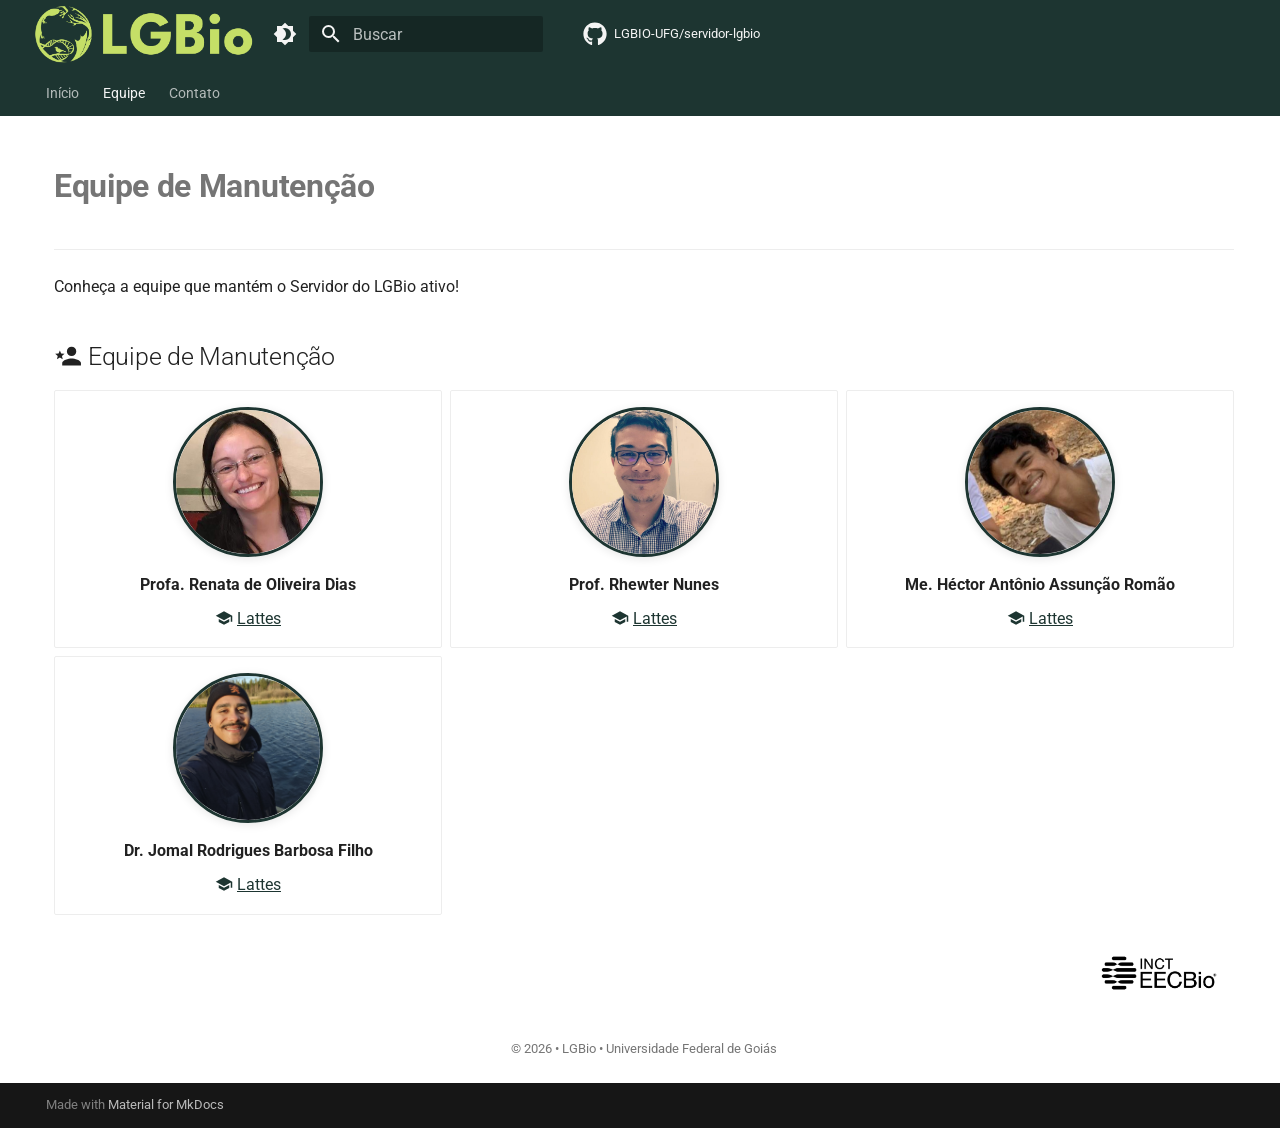
<file: index_equipe.html>
<!doctype html>
<html lang="pt" class="no-js">
  <head>
    
      <meta charset="utf-8">
      <meta name="viewport" content="width=device-width,initial-scale=1">
      
      
      
        <link rel="canonical" href="https://example.com/index_equipe.html">
      
      
        <link rel="prev" href="index.html">
      
      
        <link rel="next" href="index_contato.html">
      
      
        
      
      
      <link rel="icon" href="assets/favicon.png">
      <meta name="generator" content="mkdocs-1.6.1, mkdocs-material-9.8.2">
    
    
      
        <title>Equipe - SERVIDOR LGBIO</title>
      
    
    
      <link rel="stylesheet" href="assets/stylesheets/main.57a0d79d.min.css">
      
        
        <link rel="stylesheet" href="assets/stylesheets/palette.fb2fffe2.min.css">
      
      


    
    
      
    
    
      
        
        
        <link rel="preconnect" href="https://fonts.gstatic.com" crossorigin>
        <link rel="stylesheet" href="https://fonts.googleapis.com/css?family=Roboto:300,300i,400,400i,700,700i%7CRoboto+Mono:400,400i,700,700i&display=fallback">
        <style>:root{--md-text-font:"Roboto";--md-code-font:"Roboto Mono"}</style>
      
    
    
      <link rel="stylesheet" href="stylesheets/extra.css">
    
    <script>__md_scope=new URL(".",location),__md_hash=e=>[...e].reduce(((e,_)=>(e<<5)-e+_.charCodeAt(0)),0),__md_get=(e,_=localStorage,t=__md_scope)=>JSON.parse(_.getItem(t.pathname+"."+e)),__md_set=(e,_,t=localStorage,a=__md_scope)=>{try{t.setItem(a.pathname+"."+e,JSON.stringify(_))}catch(e){}}</script>
    
      

    
    
  </head>
  
  
    
    
      
    
    
    
    
    <body dir="ltr" data-md-color-scheme="default" data-md-color-primary="custom" data-md-color-accent="custom">
  
    
    <input class="md-toggle" data-md-toggle="drawer" type="checkbox" id="__drawer" autocomplete="off">
    <input class="md-toggle" data-md-toggle="search" type="checkbox" id="__search" autocomplete="off">
    <label class="md-overlay" for="__drawer"></label>
    <div data-md-component="skip">
      
        
        <a href="#equipe-de-manutencao" class="md-skip">
          Pular para conteúdo
        </a>
      
    </div>
    <div data-md-component="announce">
      
    </div>
    
    
      

<header class="md-header" data-md-component="header">
  <nav class="md-header__inner md-grid" aria-label="Cabeçalho">
    <a href="index.html" title="SERVIDOR LGBIO" class="md-header__button md-logo" aria-label="SERVIDOR LGBIO" data-md-component="logo">
      
  <img src="assets/logo.png" alt="logo">

    </a>
    <label class="md-header__button md-icon" for="__drawer">
      
      <svg xmlns="http://www.w3.org/2000/svg" viewBox="0 0 24 24"><path d="M3 6h18v2H3zm0 5h18v2H3zm0 5h18v2H3z"/></svg>
    </label>
    <div class="md-header__title" data-md-component="header-title">
      <div class="md-header__ellipsis">
        <div class="md-header__topic">
          <span class="md-ellipsis">
            SERVIDOR LGBIO
          </span>
        </div>
        <div class="md-header__topic" data-md-component="header-topic">
          <span class="md-ellipsis">
            
              Equipe
            
          </span>
        </div>
      </div>
    </div>
    
      
        <form class="md-header__option" data-md-component="palette">
  
    
    
    
    <input class="md-option" data-md-color-media="(prefers-color-scheme: light)" data-md-color-scheme="default" data-md-color-primary="custom" data-md-color-accent="custom"  aria-label="mudar para modo escuro"  type="radio" name="__palette" id="__palette_0">
    
      <label class="md-header__button md-icon" title="mudar para modo escuro" for="__palette_1" hidden>
        <svg xmlns="http://www.w3.org/2000/svg" viewBox="0 0 24 24"><path d="M12 18c-.89 0-1.74-.2-2.5-.55C11.56 16.5 13 14.42 13 12s-1.44-4.5-3.5-5.45C10.26 6.2 11.11 6 12 6a6 6 0 0 1 6 6 6 6 0 0 1-6 6m8-9.31V4h-4.69L12 .69 8.69 4H4v4.69L.69 12 4 15.31V20h4.69L12 23.31 15.31 20H20v-4.69L23.31 12z"/></svg>
      </label>
    
  
    
    
    
    <input class="md-option" data-md-color-media="(prefers-color-scheme: dark)" data-md-color-scheme="slate" data-md-color-primary="custom" data-md-color-accent="custom"  aria-label="mudar para modo claro"  type="radio" name="__palette" id="__palette_1">
    
      <label class="md-header__button md-icon" title="mudar para modo claro" for="__palette_0" hidden>
        <svg xmlns="http://www.w3.org/2000/svg" viewBox="0 0 24 24"><path d="M12 8a4 4 0 0 0-4 4 4 4 0 0 0 4 4 4 4 0 0 0 4-4 4 4 0 0 0-4-4m0 10a6 6 0 0 1-6-6 6 6 0 0 1 6-6 6 6 0 0 1 6 6 6 6 0 0 1-6 6m8-9.31V4h-4.69L12 .69 8.69 4H4v4.69L.69 12 4 15.31V20h4.69L12 23.31 15.31 20H20v-4.69L23.31 12z"/></svg>
      </label>
    
  
</form>
      
    
    
      <script>var palette=__md_get("__palette");if(palette&&palette.color){if("(prefers-color-scheme)"===palette.color.media){var media=matchMedia("(prefers-color-scheme: light)"),input=document.querySelector(media.matches?"[data-md-color-media='(prefers-color-scheme: light)']":"[data-md-color-media='(prefers-color-scheme: dark)']");palette.color.media=input.getAttribute("data-md-color-media"),palette.color.scheme=input.getAttribute("data-md-color-scheme"),palette.color.primary=input.getAttribute("data-md-color-primary"),palette.color.accent=input.getAttribute("data-md-color-accent")}for(var[key,value]of Object.entries(palette.color))document.body.setAttribute("data-md-color-"+key,value)}</script>
    
    
    
      
      
        <label class="md-header__button md-icon" for="__search">
          
          <svg xmlns="http://www.w3.org/2000/svg" viewBox="0 0 24 24"><path d="M9.5 3A6.5 6.5 0 0 1 16 9.5c0 1.61-.59 3.09-1.56 4.23l.27.27h.79l5 5-1.5 1.5-5-5v-.79l-.27-.27A6.52 6.52 0 0 1 9.5 16 6.5 6.5 0 0 1 3 9.5 6.5 6.5 0 0 1 9.5 3m0 2C7 5 5 7 5 9.5S7 14 9.5 14 14 12 14 9.5 12 5 9.5 5"/></svg>
        </label>
        <div class="md-search" data-md-component="search" role="dialog">
  <label class="md-search__overlay" for="__search"></label>
  <div class="md-search__inner" role="search">
    <form class="md-search__form" name="search">
      <input type="text" class="md-search__input" name="query" aria-label="Buscar" placeholder="Buscar" autocapitalize="off" autocorrect="off" autocomplete="off" spellcheck="false" data-md-component="search-query" required>
      <label class="md-search__icon md-icon" for="__search">
        
        <svg xmlns="http://www.w3.org/2000/svg" viewBox="0 0 24 24"><path d="M9.5 3A6.5 6.5 0 0 1 16 9.5c0 1.61-.59 3.09-1.56 4.23l.27.27h.79l5 5-1.5 1.5-5-5v-.79l-.27-.27A6.52 6.52 0 0 1 9.5 16 6.5 6.5 0 0 1 3 9.5 6.5 6.5 0 0 1 9.5 3m0 2C7 5 5 7 5 9.5S7 14 9.5 14 14 12 14 9.5 12 5 9.5 5"/></svg>
        
        <svg xmlns="http://www.w3.org/2000/svg" viewBox="0 0 24 24"><path d="M20 11v2H8l5.5 5.5-1.42 1.42L4.16 12l7.92-7.92L13.5 5.5 8 11z"/></svg>
      </label>
      <nav class="md-search__options" aria-label="Pesquisar">
        
          <a href="javascript:void(0)" class="md-search__icon md-icon" title="Compartilhar" aria-label="Compartilhar" data-clipboard data-clipboard-text="" data-md-component="search-share" tabindex="-1">
            
            <svg xmlns="http://www.w3.org/2000/svg" viewBox="0 0 24 24"><path d="M18 16.08c-.76 0-1.44.3-1.96.77L8.91 12.7c.05-.23.09-.46.09-.7s-.04-.47-.09-.7l7.05-4.11c.54.5 1.25.81 2.04.81a3 3 0 0 0 3-3 3 3 0 0 0-3-3 3 3 0 0 0-3 3c0 .24.04.47.09.7L8.04 9.81C7.5 9.31 6.79 9 6 9a3 3 0 0 0-3 3 3 3 0 0 0 3 3c.79 0 1.5-.31 2.04-.81l7.12 4.15c-.05.21-.08.43-.08.66 0 1.61 1.31 2.91 2.92 2.91s2.92-1.3 2.92-2.91A2.92 2.92 0 0 0 18 16.08"/></svg>
          </a>
        
        <button type="reset" class="md-search__icon md-icon" title="Limpar" aria-label="Limpar" tabindex="-1">
          
          <svg xmlns="http://www.w3.org/2000/svg" viewBox="0 0 24 24"><path d="M19 6.41 17.59 5 12 10.59 6.41 5 5 6.41 10.59 12 5 17.59 6.41 19 12 13.41 17.59 19 19 17.59 13.41 12z"/></svg>
        </button>
      </nav>
      
        <div class="md-search__suggest" data-md-component="search-suggest"></div>
      
    </form>
    <div class="md-search__output">
      <div class="md-search__scrollwrap" tabindex="0" data-md-scrollfix>
        <div class="md-search-result" data-md-component="search-result">
          <div class="md-search-result__meta">
            Inicializando busca
          </div>
          <ol class="md-search-result__list" role="presentation"></ol>
        </div>
      </div>
    </div>
  </div>
</div>
      
    
    
      <div class="md-header__source">
        <a href="https://github.com/LGBIO-UFG/servidor-lgbio" title="Ir para repositório" class="md-source" data-md-component="source">
  <div class="md-source__icon md-icon">
    
    <svg xmlns="http://www.w3.org/2000/svg" viewBox="0 0 512 512"><!--! Font Awesome Free 7.1.0 by @fontawesome - https://fontawesome.com License - https://fontawesome.com/license/free (Icons: CC BY 4.0, Fonts: SIL OFL 1.1, Code: MIT License) Copyright 2025 Fonticons, Inc.--><path d="M173.9 397.4c0 2-2.3 3.6-5.2 3.6-3.3.3-5.6-1.3-5.6-3.6 0-2 2.3-3.6 5.2-3.6 3-.3 5.6 1.3 5.6 3.6m-31.1-4.5c-.7 2 1.3 4.3 4.3 4.9 2.6 1 5.6 0 6.2-2s-1.3-4.3-4.3-5.2c-2.6-.7-5.5.3-6.2 2.3m44.2-1.7c-2.9.7-4.9 2.6-4.6 4.9.3 2 2.9 3.3 5.9 2.6 2.9-.7 4.9-2.6 4.6-4.6-.3-1.9-3-3.2-5.9-2.9M252.8 8C114.1 8 8 113.3 8 252c0 110.9 69.8 205.8 169.5 239.2 12.8 2.3 17.3-5.6 17.3-12.1 0-6.2-.3-40.4-.3-61.4 0 0-70 15-84.7-29.8 0 0-11.4-29.1-27.8-36.6 0 0-22.9-15.7 1.6-15.4 0 0 24.9 2 38.6 25.8 21.9 38.6 58.6 27.5 72.9 20.9 2.3-16 8.8-27.1 16-33.7-55.9-6.2-112.3-14.3-112.3-110.5 0-27.5 7.6-41.3 23.6-58.9-2.6-6.5-11.1-33.3 2.6-67.9 20.9-6.5 69 27 69 27 20-5.6 41.5-8.5 62.8-8.5s42.8 2.9 62.8 8.5c0 0 48.1-33.6 69-27 13.7 34.7 5.2 61.4 2.6 67.9 16 17.7 25.8 31.5 25.8 58.9 0 96.5-58.9 104.2-114.8 110.5 9.2 7.9 17 22.9 17 46.4 0 33.7-.3 75.4-.3 83.6 0 6.5 4.6 14.4 17.3 12.1C436.2 457.8 504 362.9 504 252 504 113.3 391.5 8 252.8 8M105.2 352.9c-1.3 1-1 3.3.7 5.2 1.6 1.6 3.9 2.3 5.2 1 1.3-1 1-3.3-.7-5.2-1.6-1.6-3.9-2.3-5.2-1m-10.8-8.1c-.7 1.3.3 2.9 2.3 3.9 1.6 1 3.6.7 4.3-.7.7-1.3-.3-2.9-2.3-3.9-2-.6-3.6-.3-4.3.7m32.4 35.6c-1.6 1.3-1 4.3 1.3 6.2 2.3 2.3 5.2 2.6 6.5 1 1.3-1.3.7-4.3-1.3-6.2-2.2-2.3-5.2-2.6-6.5-1m-11.4-14.7c-1.6 1-1.6 3.6 0 5.9s4.3 3.3 5.6 2.3c1.6-1.3 1.6-3.9 0-6.2-1.4-2.3-4-3.3-5.6-2"/></svg>
  </div>
  <div class="md-source__repository">
    LGBIO-UFG/servidor-lgbio
  </div>
</a>
      </div>
    
  </nav>
  
</header>
    
    <div class="md-container" data-md-component="container">
      
      
        
          
            
<nav class="md-tabs" aria-label="Abas" data-md-component="tabs">
  <div class="md-grid">
    <ul class="md-tabs__list">
      
        
  
  
  
  
    <li class="md-tabs__item">
      <a href="index.html" class="md-tabs__link">
        
  
  
    
  
  Início

      </a>
    </li>
  

      
        
  
  
  
    
  
  
    <li class="md-tabs__item md-tabs__item--active">
      <a href="index_equipe.html" class="md-tabs__link">
        
  
  
    
  
  Equipe

      </a>
    </li>
  

      
        
  
  
  
  
    <li class="md-tabs__item">
      <a href="index_contato.html" class="md-tabs__link">
        
  
  
    
  
  Contato

      </a>
    </li>
  

      
    </ul>
  </div>
</nav>
          
        
      
      <main class="md-main" data-md-component="main">
        <div class="md-main__inner md-grid">
          
            
              
              <div class="md-sidebar md-sidebar--primary" data-md-component="sidebar" data-md-type="navigation" >
                <div class="md-sidebar__scrollwrap">
                  <div class="md-sidebar__inner">
                    


  


  

<nav class="md-nav md-nav--primary md-nav--lifted md-nav--integrated" aria-label="Navegação" data-md-level="0">
  <label class="md-nav__title" for="__drawer">
    <a href="index.html" title="SERVIDOR LGBIO" class="md-nav__button md-logo" aria-label="SERVIDOR LGBIO" data-md-component="logo">
      
  <img src="assets/logo.png" alt="logo">

    </a>
    SERVIDOR LGBIO
  </label>
  
    <div class="md-nav__source">
      <a href="https://github.com/LGBIO-UFG/servidor-lgbio" title="Ir para repositório" class="md-source" data-md-component="source">
  <div class="md-source__icon md-icon">
    
    <svg xmlns="http://www.w3.org/2000/svg" viewBox="0 0 512 512"><!--! Font Awesome Free 7.1.0 by @fontawesome - https://fontawesome.com License - https://fontawesome.com/license/free (Icons: CC BY 4.0, Fonts: SIL OFL 1.1, Code: MIT License) Copyright 2025 Fonticons, Inc.--><path d="M173.9 397.4c0 2-2.3 3.6-5.2 3.6-3.3.3-5.6-1.3-5.6-3.6 0-2 2.3-3.6 5.2-3.6 3-.3 5.6 1.3 5.6 3.6m-31.1-4.5c-.7 2 1.3 4.3 4.3 4.9 2.6 1 5.6 0 6.2-2s-1.3-4.3-4.3-5.2c-2.6-.7-5.5.3-6.2 2.3m44.2-1.7c-2.9.7-4.9 2.6-4.6 4.9.3 2 2.9 3.3 5.9 2.6 2.9-.7 4.9-2.6 4.6-4.6-.3-1.9-3-3.2-5.9-2.9M252.8 8C114.1 8 8 113.3 8 252c0 110.9 69.8 205.8 169.5 239.2 12.8 2.3 17.3-5.6 17.3-12.1 0-6.2-.3-40.4-.3-61.4 0 0-70 15-84.7-29.8 0 0-11.4-29.1-27.8-36.6 0 0-22.9-15.7 1.6-15.4 0 0 24.9 2 38.6 25.8 21.9 38.6 58.6 27.5 72.9 20.9 2.3-16 8.8-27.1 16-33.7-55.9-6.2-112.3-14.3-112.3-110.5 0-27.5 7.6-41.3 23.6-58.9-2.6-6.5-11.1-33.3 2.6-67.9 20.9-6.5 69 27 69 27 20-5.6 41.5-8.5 62.8-8.5s42.8 2.9 62.8 8.5c0 0 48.1-33.6 69-27 13.7 34.7 5.2 61.4 2.6 67.9 16 17.7 25.8 31.5 25.8 58.9 0 96.5-58.9 104.2-114.8 110.5 9.2 7.9 17 22.9 17 46.4 0 33.7-.3 75.4-.3 83.6 0 6.5 4.6 14.4 17.3 12.1C436.2 457.8 504 362.9 504 252 504 113.3 391.5 8 252.8 8M105.2 352.9c-1.3 1-1 3.3.7 5.2 1.6 1.6 3.9 2.3 5.2 1 1.3-1 1-3.3-.7-5.2-1.6-1.6-3.9-2.3-5.2-1m-10.8-8.1c-.7 1.3.3 2.9 2.3 3.9 1.6 1 3.6.7 4.3-.7.7-1.3-.3-2.9-2.3-3.9-2-.6-3.6-.3-4.3.7m32.4 35.6c-1.6 1.3-1 4.3 1.3 6.2 2.3 2.3 5.2 2.6 6.5 1 1.3-1.3.7-4.3-1.3-6.2-2.2-2.3-5.2-2.6-6.5-1m-11.4-14.7c-1.6 1-1.6 3.6 0 5.9s4.3 3.3 5.6 2.3c1.6-1.3 1.6-3.9 0-6.2-1.4-2.3-4-3.3-5.6-2"/></svg>
  </div>
  <div class="md-source__repository">
    LGBIO-UFG/servidor-lgbio
  </div>
</a>
    </div>
  
  <ul class="md-nav__list" data-md-scrollfix>
    
      
      
  
  
  
  
    <li class="md-nav__item">
      <a href="index.html" class="md-nav__link">
        
  
  
  <span class="md-ellipsis">
    
  
    Início
  

    
  </span>
  
  

      </a>
    </li>
  

    
      
      
  
  
    
  
  
  
    <li class="md-nav__item md-nav__item--active">
      
      <input class="md-nav__toggle md-toggle" type="checkbox" id="__toc">
      
      
        
      
      
        <label class="md-nav__link md-nav__link--active" for="__toc">
          
  
  
  <span class="md-ellipsis">
    
  
    Equipe
  

    
  </span>
  
  

          <span class="md-nav__icon md-icon"></span>
        </label>
      
      <a href="index_equipe.html" class="md-nav__link md-nav__link--active">
        
  
  
  <span class="md-ellipsis">
    
  
    Equipe
  

    
  </span>
  
  

      </a>
      
        

<nav class="md-nav md-nav--secondary" aria-label="Índice">
  
  
  
    
  
  
    <label class="md-nav__title" for="__toc">
      <span class="md-nav__icon md-icon"></span>
      Índice
    </label>
    <ul class="md-nav__list" data-md-component="toc" data-md-scrollfix>
      
        <li class="md-nav__item">
  <a href="#equipe-de-manutencao_1" class="md-nav__link">
    <span class="md-ellipsis">
      
        Equipe de Manutenção
      
    </span>
  </a>
  
</li>
      
    </ul>
  
</nav>
      
    </li>
  

    
      
      
  
  
  
  
    <li class="md-nav__item">
      <a href="index_contato.html" class="md-nav__link">
        
  
  
  <span class="md-ellipsis">
    
  
    Contato
  

    
  </span>
  
  

      </a>
    </li>
  

    
  </ul>
</nav>
                  </div>
                </div>
              </div>
            
            
          
          
            <div class="md-content" data-md-component="content">
              
              <article class="md-content__inner md-typeset">
                
                  


  
  


<h1 id="equipe-de-manutencao"><strong>Equipe de Manutenção</strong><a class="headerlink" href="#equipe-de-manutencao" title="Permanent link">&para;</a></h1>
<hr />
<p>Conheça a equipe que mantém o Servidor do LGBio ativo!</p>
<h2 id="equipe-de-manutencao_1"><span class="twemoji"><svg xmlns="http://www.w3.org/2000/svg" viewBox="0 0 24 24"><path d="M15 14c-2.67 0-8 1.33-8 4v2h16v-2c0-2.67-5.33-4-8-4m0-2a4 4 0 0 0 4-4 4 4 0 0 0-4-4 4 4 0 0 0-4 4 4 4 0 0 0 4 4M5 13.28l2.45 1.49-.65-2.81L9 10.08l-2.89-.25L5 7.19 3.87 9.83 1 10.08l2.18 1.88-.68 2.81z"/></svg></span> Equipe de Manutenção<a class="headerlink" href="#equipe-de-manutencao_1" title="Permanent link">&para;</a></h2>
<div class="grid cards">
<ul>
<li>
<p><img alt="Profa. Renata de Oliveira Dias" class="team-photo" src="assets/equipe/renata-dias.jpg" /></p>
<p><strong>Profa. Renata de Oliveira Dias</strong></p>
<p><a href="http://lattes.cnpq.br/5189684087836977" rel="noopener" target="_blank"><span class="twemoji"><svg xmlns="http://www.w3.org/2000/svg" viewBox="0 0 24 24"><path d="M12 3 1 9l11 6 9-4.91V17h2V9M5 13.18v4L12 21l7-3.82v-4L12 17z"/></svg></span> <u>Lattes</u></a></p>
</li>
<li>
<p><img alt="Prof. Rhewter Nunes" class="team-photo" src="assets/equipe/rhewter-nunes.jpg" /></p>
<p><strong>Prof. Rhewter Nunes</strong></p>
<p><a href="http://lattes.cnpq.br/6169806655018346" rel="noopener" target="_blank"><span class="twemoji"><svg xmlns="http://www.w3.org/2000/svg" viewBox="0 0 24 24"><path d="M12 3 1 9l11 6 9-4.91V17h2V9M5 13.18v4L12 21l7-3.82v-4L12 17z"/></svg></span> <u>Lattes</u></a></p>
</li>
<li>
<p><img alt="Me. Héctor Antônio Assunção Romão" class="team-photo" src="assets/equipe/hector-romao.jpg" /></p>
<p><strong>Me. Héctor Antônio Assunção Romão</strong></p>
<p><a href="http://lattes.cnpq.br/9152652191665275" rel="noopener" target="_blank"><span class="twemoji"><svg xmlns="http://www.w3.org/2000/svg" viewBox="0 0 24 24"><path d="M12 3 1 9l11 6 9-4.91V17h2V9M5 13.18v4L12 21l7-3.82v-4L12 17z"/></svg></span> <u>Lattes</u></a></p>
</li>
<li>
<p><img alt="Dr. Jomal Rodrigues Barbosa Filho" class="team-photo" src="assets/equipe/jomal-filho.jpg" /></p>
<p><strong>Dr. Jomal Rodrigues Barbosa Filho</strong></p>
<p><a href="http://lattes.cnpq.br/6926320216897340" rel="noopener" target="_blank"><span class="twemoji"><svg xmlns="http://www.w3.org/2000/svg" viewBox="0 0 24 24"><path d="M12 3 1 9l11 6 9-4.91V17h2V9M5 13.18v4L12 21l7-3.82v-4L12 17z"/></svg></span> <u>Lattes</u></a></p>
</li>
</ul>
</div>
<p align="right">
    <img src="assets/images/eecbio_menor.png" alt="INCT EECBio" width="150">
</p>

<p style="text-align: center; font-size: 0.8em; color: var(--md-default-fg-color--light);">
© 2026 • LGBio • Universidade Federal de Goiás
</p>












                
              </article>
            </div>
          
          
  <script>var tabs=__md_get("__tabs");if(Array.isArray(tabs))e:for(var set of document.querySelectorAll(".tabbed-set")){var labels=set.querySelector(".tabbed-labels");for(var tab of tabs)for(var label of labels.getElementsByTagName("label"))if(label.innerText.trim()===tab){var input=document.getElementById(label.htmlFor);input.checked=!0;continue e}}</script>

<script>var target=document.getElementById(location.hash.slice(1));target&&target.name&&(target.checked=target.name.startsWith("__tabbed_"))</script>
        </div>
        
          <button type="button" class="md-top md-icon" data-md-component="top" hidden>
  
  <svg xmlns="http://www.w3.org/2000/svg" viewBox="0 0 24 24"><path d="M13 20h-2V8l-5.5 5.5-1.42-1.42L12 4.16l7.92 7.92-1.42 1.42L13 8z"/></svg>
  Voltar para o topo
</button>
        
      </main>
      
        <footer class="md-footer">
  
  <div class="md-footer-meta md-typeset">
    <div class="md-footer-meta__inner md-grid">
      <div class="md-copyright">
  
  
    Made with
    <a href="https://squidfunk.github.io/mkdocs-material/" target="_blank" rel="noopener">
      Material for MkDocs
    </a>
  
</div>
      
    </div>
  </div>
</footer>
      
    </div>
    <div class="md-dialog" data-md-component="dialog">
      <div class="md-dialog__inner md-typeset"></div>
    </div>
    
    
    
      
      
      <script id="__config" type="application/json">{"annotate": null, "base": ".", "features": ["navigation.tabs", "navigation.top", "search.highlight", "search.suggest", "search.share", "content.code.copy", "content.tabs.link", "toc.integrate"], "search": "assets/javascripts/workers/search.a7633da7.min.js", "tags": null, "translations": {"clipboard.copied": "Copiado para \u00e1rea de transfer\u00eancia", "clipboard.copy": "Copiar para \u00e1rea de transfer\u00eancia", "search.result.more.one": "mais 1 nesta p\u00e1gina", "search.result.more.other": "# mais nesta p\u00e1gina", "search.result.none": "Nenhum documento encontrado", "search.result.one": "1 documento encontrado", "search.result.other": "# documentos encontrados", "search.result.placeholder": "Digite para iniciar a busca", "search.result.term.missing": "Ausente", "select.version": "Selecione a vers\u00e3o"}, "version": null}</script>
    
    
      <script src="assets/javascripts/bundle.a5f9d56c.min.js"></script>
      
    
  </body>
</html>
</file>
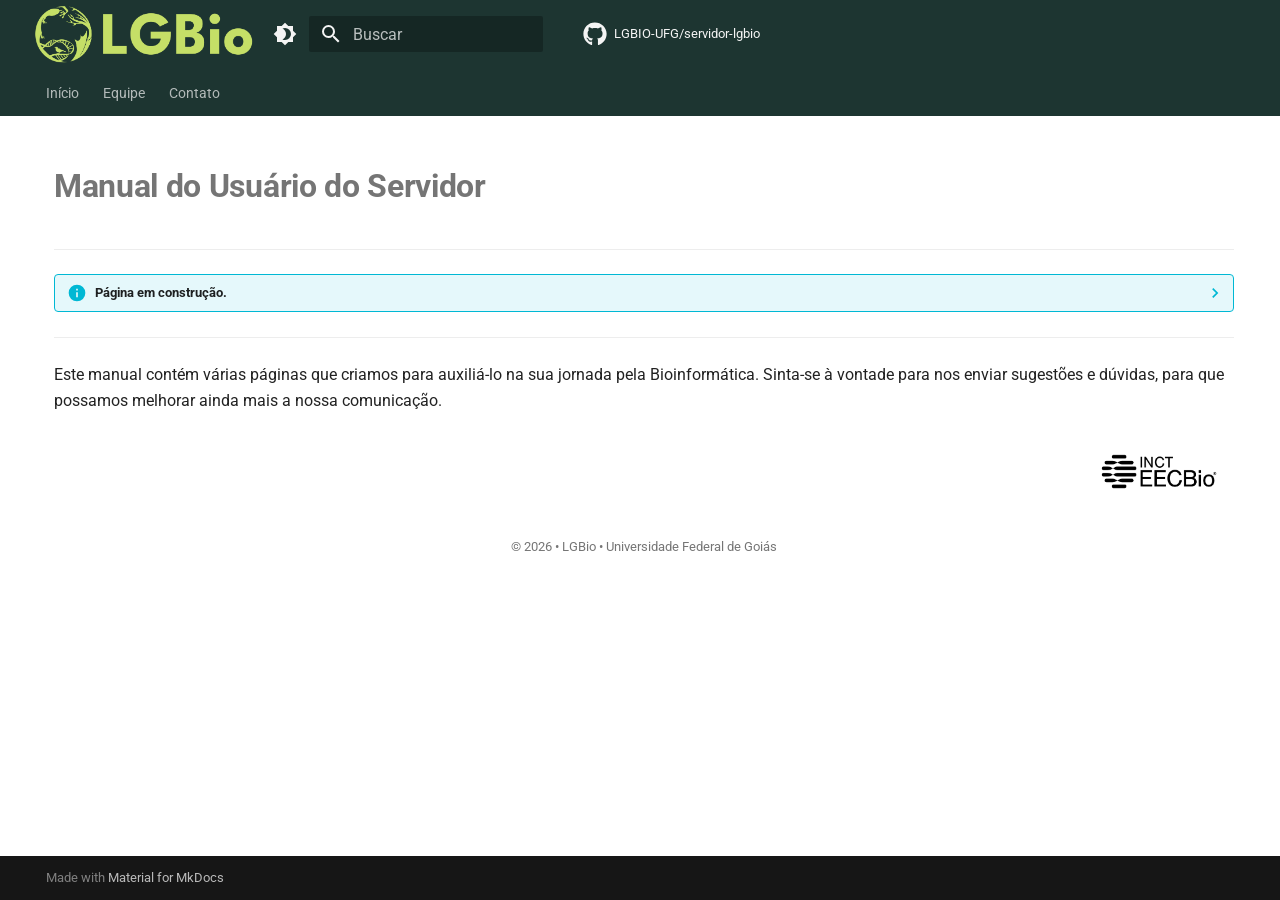
<file: index_manual.html>
<!doctype html>
<html lang="pt" class="no-js">
  <head>
    
      <meta charset="utf-8">
      <meta name="viewport" content="width=device-width,initial-scale=1">
      
      
      
        <link rel="canonical" href="https://example.com/index_manual.html">
      
      
      
      
        
      
      
      <link rel="icon" href="assets/favicon.png">
      <meta name="generator" content="mkdocs-1.6.1, mkdocs-material-9.8.2">
    
    
      
        <title>Manual do Usuário do Servidor - SERVIDOR LGBIO</title>
      
    
    
      <link rel="stylesheet" href="assets/stylesheets/main.57a0d79d.min.css">
      
        
        <link rel="stylesheet" href="assets/stylesheets/palette.fb2fffe2.min.css">
      
      


    
    
      
    
    
      
        
        
        <link rel="preconnect" href="https://fonts.gstatic.com" crossorigin>
        <link rel="stylesheet" href="https://fonts.googleapis.com/css?family=Roboto:300,300i,400,400i,700,700i%7CRoboto+Mono:400,400i,700,700i&display=fallback">
        <style>:root{--md-text-font:"Roboto";--md-code-font:"Roboto Mono"}</style>
      
    
    
      <link rel="stylesheet" href="stylesheets/extra.css">
    
    <script>__md_scope=new URL(".",location),__md_hash=e=>[...e].reduce(((e,_)=>(e<<5)-e+_.charCodeAt(0)),0),__md_get=(e,_=localStorage,t=__md_scope)=>JSON.parse(_.getItem(t.pathname+"."+e)),__md_set=(e,_,t=localStorage,a=__md_scope)=>{try{t.setItem(a.pathname+"."+e,JSON.stringify(_))}catch(e){}}</script>
    
      

    
    
  </head>
  
  
    
    
      
    
    
    
    
    <body dir="ltr" data-md-color-scheme="default" data-md-color-primary="custom" data-md-color-accent="custom">
  
    
    <input class="md-toggle" data-md-toggle="drawer" type="checkbox" id="__drawer" autocomplete="off">
    <input class="md-toggle" data-md-toggle="search" type="checkbox" id="__search" autocomplete="off">
    <label class="md-overlay" for="__drawer"></label>
    <div data-md-component="skip">
      
        
        <a href="#manual-do-usuario-do-servidor" class="md-skip">
          Pular para conteúdo
        </a>
      
    </div>
    <div data-md-component="announce">
      
    </div>
    
    
      

<header class="md-header" data-md-component="header">
  <nav class="md-header__inner md-grid" aria-label="Cabeçalho">
    <a href="index.html" title="SERVIDOR LGBIO" class="md-header__button md-logo" aria-label="SERVIDOR LGBIO" data-md-component="logo">
      
  <img src="assets/logo.png" alt="logo">

    </a>
    <label class="md-header__button md-icon" for="__drawer">
      
      <svg xmlns="http://www.w3.org/2000/svg" viewBox="0 0 24 24"><path d="M3 6h18v2H3zm0 5h18v2H3zm0 5h18v2H3z"/></svg>
    </label>
    <div class="md-header__title" data-md-component="header-title">
      <div class="md-header__ellipsis">
        <div class="md-header__topic">
          <span class="md-ellipsis">
            SERVIDOR LGBIO
          </span>
        </div>
        <div class="md-header__topic" data-md-component="header-topic">
          <span class="md-ellipsis">
            
              Manual do Usuário do Servidor
            
          </span>
        </div>
      </div>
    </div>
    
      
        <form class="md-header__option" data-md-component="palette">
  
    
    
    
    <input class="md-option" data-md-color-media="(prefers-color-scheme: light)" data-md-color-scheme="default" data-md-color-primary="custom" data-md-color-accent="custom"  aria-label="mudar para modo escuro"  type="radio" name="__palette" id="__palette_0">
    
      <label class="md-header__button md-icon" title="mudar para modo escuro" for="__palette_1" hidden>
        <svg xmlns="http://www.w3.org/2000/svg" viewBox="0 0 24 24"><path d="M12 18c-.89 0-1.74-.2-2.5-.55C11.56 16.5 13 14.42 13 12s-1.44-4.5-3.5-5.45C10.26 6.2 11.11 6 12 6a6 6 0 0 1 6 6 6 6 0 0 1-6 6m8-9.31V4h-4.69L12 .69 8.69 4H4v4.69L.69 12 4 15.31V20h4.69L12 23.31 15.31 20H20v-4.69L23.31 12z"/></svg>
      </label>
    
  
    
    
    
    <input class="md-option" data-md-color-media="(prefers-color-scheme: dark)" data-md-color-scheme="slate" data-md-color-primary="custom" data-md-color-accent="custom"  aria-label="mudar para modo claro"  type="radio" name="__palette" id="__palette_1">
    
      <label class="md-header__button md-icon" title="mudar para modo claro" for="__palette_0" hidden>
        <svg xmlns="http://www.w3.org/2000/svg" viewBox="0 0 24 24"><path d="M12 8a4 4 0 0 0-4 4 4 4 0 0 0 4 4 4 4 0 0 0 4-4 4 4 0 0 0-4-4m0 10a6 6 0 0 1-6-6 6 6 0 0 1 6-6 6 6 0 0 1 6 6 6 6 0 0 1-6 6m8-9.31V4h-4.69L12 .69 8.69 4H4v4.69L.69 12 4 15.31V20h4.69L12 23.31 15.31 20H20v-4.69L23.31 12z"/></svg>
      </label>
    
  
</form>
      
    
    
      <script>var palette=__md_get("__palette");if(palette&&palette.color){if("(prefers-color-scheme)"===palette.color.media){var media=matchMedia("(prefers-color-scheme: light)"),input=document.querySelector(media.matches?"[data-md-color-media='(prefers-color-scheme: light)']":"[data-md-color-media='(prefers-color-scheme: dark)']");palette.color.media=input.getAttribute("data-md-color-media"),palette.color.scheme=input.getAttribute("data-md-color-scheme"),palette.color.primary=input.getAttribute("data-md-color-primary"),palette.color.accent=input.getAttribute("data-md-color-accent")}for(var[key,value]of Object.entries(palette.color))document.body.setAttribute("data-md-color-"+key,value)}</script>
    
    
    
      
      
        <label class="md-header__button md-icon" for="__search">
          
          <svg xmlns="http://www.w3.org/2000/svg" viewBox="0 0 24 24"><path d="M9.5 3A6.5 6.5 0 0 1 16 9.5c0 1.61-.59 3.09-1.56 4.23l.27.27h.79l5 5-1.5 1.5-5-5v-.79l-.27-.27A6.52 6.52 0 0 1 9.5 16 6.5 6.5 0 0 1 3 9.5 6.5 6.5 0 0 1 9.5 3m0 2C7 5 5 7 5 9.5S7 14 9.5 14 14 12 14 9.5 12 5 9.5 5"/></svg>
        </label>
        <div class="md-search" data-md-component="search" role="dialog">
  <label class="md-search__overlay" for="__search"></label>
  <div class="md-search__inner" role="search">
    <form class="md-search__form" name="search">
      <input type="text" class="md-search__input" name="query" aria-label="Buscar" placeholder="Buscar" autocapitalize="off" autocorrect="off" autocomplete="off" spellcheck="false" data-md-component="search-query" required>
      <label class="md-search__icon md-icon" for="__search">
        
        <svg xmlns="http://www.w3.org/2000/svg" viewBox="0 0 24 24"><path d="M9.5 3A6.5 6.5 0 0 1 16 9.5c0 1.61-.59 3.09-1.56 4.23l.27.27h.79l5 5-1.5 1.5-5-5v-.79l-.27-.27A6.52 6.52 0 0 1 9.5 16 6.5 6.5 0 0 1 3 9.5 6.5 6.5 0 0 1 9.5 3m0 2C7 5 5 7 5 9.5S7 14 9.5 14 14 12 14 9.5 12 5 9.5 5"/></svg>
        
        <svg xmlns="http://www.w3.org/2000/svg" viewBox="0 0 24 24"><path d="M20 11v2H8l5.5 5.5-1.42 1.42L4.16 12l7.92-7.92L13.5 5.5 8 11z"/></svg>
      </label>
      <nav class="md-search__options" aria-label="Pesquisar">
        
          <a href="javascript:void(0)" class="md-search__icon md-icon" title="Compartilhar" aria-label="Compartilhar" data-clipboard data-clipboard-text="" data-md-component="search-share" tabindex="-1">
            
            <svg xmlns="http://www.w3.org/2000/svg" viewBox="0 0 24 24"><path d="M18 16.08c-.76 0-1.44.3-1.96.77L8.91 12.7c.05-.23.09-.46.09-.7s-.04-.47-.09-.7l7.05-4.11c.54.5 1.25.81 2.04.81a3 3 0 0 0 3-3 3 3 0 0 0-3-3 3 3 0 0 0-3 3c0 .24.04.47.09.7L8.04 9.81C7.5 9.31 6.79 9 6 9a3 3 0 0 0-3 3 3 3 0 0 0 3 3c.79 0 1.5-.31 2.04-.81l7.12 4.15c-.05.21-.08.43-.08.66 0 1.61 1.31 2.91 2.92 2.91s2.92-1.3 2.92-2.91A2.92 2.92 0 0 0 18 16.08"/></svg>
          </a>
        
        <button type="reset" class="md-search__icon md-icon" title="Limpar" aria-label="Limpar" tabindex="-1">
          
          <svg xmlns="http://www.w3.org/2000/svg" viewBox="0 0 24 24"><path d="M19 6.41 17.59 5 12 10.59 6.41 5 5 6.41 10.59 12 5 17.59 6.41 19 12 13.41 17.59 19 19 17.59 13.41 12z"/></svg>
        </button>
      </nav>
      
        <div class="md-search__suggest" data-md-component="search-suggest"></div>
      
    </form>
    <div class="md-search__output">
      <div class="md-search__scrollwrap" tabindex="0" data-md-scrollfix>
        <div class="md-search-result" data-md-component="search-result">
          <div class="md-search-result__meta">
            Inicializando busca
          </div>
          <ol class="md-search-result__list" role="presentation"></ol>
        </div>
      </div>
    </div>
  </div>
</div>
      
    
    
      <div class="md-header__source">
        <a href="https://github.com/LGBIO-UFG/servidor-lgbio" title="Ir para repositório" class="md-source" data-md-component="source">
  <div class="md-source__icon md-icon">
    
    <svg xmlns="http://www.w3.org/2000/svg" viewBox="0 0 512 512"><!--! Font Awesome Free 7.1.0 by @fontawesome - https://fontawesome.com License - https://fontawesome.com/license/free (Icons: CC BY 4.0, Fonts: SIL OFL 1.1, Code: MIT License) Copyright 2025 Fonticons, Inc.--><path d="M173.9 397.4c0 2-2.3 3.6-5.2 3.6-3.3.3-5.6-1.3-5.6-3.6 0-2 2.3-3.6 5.2-3.6 3-.3 5.6 1.3 5.6 3.6m-31.1-4.5c-.7 2 1.3 4.3 4.3 4.9 2.6 1 5.6 0 6.2-2s-1.3-4.3-4.3-5.2c-2.6-.7-5.5.3-6.2 2.3m44.2-1.7c-2.9.7-4.9 2.6-4.6 4.9.3 2 2.9 3.3 5.9 2.6 2.9-.7 4.9-2.6 4.6-4.6-.3-1.9-3-3.2-5.9-2.9M252.8 8C114.1 8 8 113.3 8 252c0 110.9 69.8 205.8 169.5 239.2 12.8 2.3 17.3-5.6 17.3-12.1 0-6.2-.3-40.4-.3-61.4 0 0-70 15-84.7-29.8 0 0-11.4-29.1-27.8-36.6 0 0-22.9-15.7 1.6-15.4 0 0 24.9 2 38.6 25.8 21.9 38.6 58.6 27.5 72.9 20.9 2.3-16 8.8-27.1 16-33.7-55.9-6.2-112.3-14.3-112.3-110.5 0-27.5 7.6-41.3 23.6-58.9-2.6-6.5-11.1-33.3 2.6-67.9 20.9-6.5 69 27 69 27 20-5.6 41.5-8.5 62.8-8.5s42.8 2.9 62.8 8.5c0 0 48.1-33.6 69-27 13.7 34.7 5.2 61.4 2.6 67.9 16 17.7 25.8 31.5 25.8 58.9 0 96.5-58.9 104.2-114.8 110.5 9.2 7.9 17 22.9 17 46.4 0 33.7-.3 75.4-.3 83.6 0 6.5 4.6 14.4 17.3 12.1C436.2 457.8 504 362.9 504 252 504 113.3 391.5 8 252.8 8M105.2 352.9c-1.3 1-1 3.3.7 5.2 1.6 1.6 3.9 2.3 5.2 1 1.3-1 1-3.3-.7-5.2-1.6-1.6-3.9-2.3-5.2-1m-10.8-8.1c-.7 1.3.3 2.9 2.3 3.9 1.6 1 3.6.7 4.3-.7.7-1.3-.3-2.9-2.3-3.9-2-.6-3.6-.3-4.3.7m32.4 35.6c-1.6 1.3-1 4.3 1.3 6.2 2.3 2.3 5.2 2.6 6.5 1 1.3-1.3.7-4.3-1.3-6.2-2.2-2.3-5.2-2.6-6.5-1m-11.4-14.7c-1.6 1-1.6 3.6 0 5.9s4.3 3.3 5.6 2.3c1.6-1.3 1.6-3.9 0-6.2-1.4-2.3-4-3.3-5.6-2"/></svg>
  </div>
  <div class="md-source__repository">
    LGBIO-UFG/servidor-lgbio
  </div>
</a>
      </div>
    
  </nav>
  
</header>
    
    <div class="md-container" data-md-component="container">
      
      
        
          
            
<nav class="md-tabs" aria-label="Abas" data-md-component="tabs">
  <div class="md-grid">
    <ul class="md-tabs__list">
      
        
  
  
  
  
    <li class="md-tabs__item">
      <a href="index.html" class="md-tabs__link">
        
  
  
    
  
  Início

      </a>
    </li>
  

      
        
  
  
  
  
    <li class="md-tabs__item">
      <a href="index_equipe.html" class="md-tabs__link">
        
  
  
    
  
  Equipe

      </a>
    </li>
  

      
        
  
  
  
  
    <li class="md-tabs__item">
      <a href="index_contato.html" class="md-tabs__link">
        
  
  
    
  
  Contato

      </a>
    </li>
  

      
    </ul>
  </div>
</nav>
          
        
      
      <main class="md-main" data-md-component="main">
        <div class="md-main__inner md-grid">
          
            
              
              <div class="md-sidebar md-sidebar--primary" data-md-component="sidebar" data-md-type="navigation" >
                <div class="md-sidebar__scrollwrap">
                  <div class="md-sidebar__inner">
                    


  


  

<nav class="md-nav md-nav--primary md-nav--lifted md-nav--integrated" aria-label="Navegação" data-md-level="0">
  <label class="md-nav__title" for="__drawer">
    <a href="index.html" title="SERVIDOR LGBIO" class="md-nav__button md-logo" aria-label="SERVIDOR LGBIO" data-md-component="logo">
      
  <img src="assets/logo.png" alt="logo">

    </a>
    SERVIDOR LGBIO
  </label>
  
    <div class="md-nav__source">
      <a href="https://github.com/LGBIO-UFG/servidor-lgbio" title="Ir para repositório" class="md-source" data-md-component="source">
  <div class="md-source__icon md-icon">
    
    <svg xmlns="http://www.w3.org/2000/svg" viewBox="0 0 512 512"><!--! Font Awesome Free 7.1.0 by @fontawesome - https://fontawesome.com License - https://fontawesome.com/license/free (Icons: CC BY 4.0, Fonts: SIL OFL 1.1, Code: MIT License) Copyright 2025 Fonticons, Inc.--><path d="M173.9 397.4c0 2-2.3 3.6-5.2 3.6-3.3.3-5.6-1.3-5.6-3.6 0-2 2.3-3.6 5.2-3.6 3-.3 5.6 1.3 5.6 3.6m-31.1-4.5c-.7 2 1.3 4.3 4.3 4.9 2.6 1 5.6 0 6.2-2s-1.3-4.3-4.3-5.2c-2.6-.7-5.5.3-6.2 2.3m44.2-1.7c-2.9.7-4.9 2.6-4.6 4.9.3 2 2.9 3.3 5.9 2.6 2.9-.7 4.9-2.6 4.6-4.6-.3-1.9-3-3.2-5.9-2.9M252.8 8C114.1 8 8 113.3 8 252c0 110.9 69.8 205.8 169.5 239.2 12.8 2.3 17.3-5.6 17.3-12.1 0-6.2-.3-40.4-.3-61.4 0 0-70 15-84.7-29.8 0 0-11.4-29.1-27.8-36.6 0 0-22.9-15.7 1.6-15.4 0 0 24.9 2 38.6 25.8 21.9 38.6 58.6 27.5 72.9 20.9 2.3-16 8.8-27.1 16-33.7-55.9-6.2-112.3-14.3-112.3-110.5 0-27.5 7.6-41.3 23.6-58.9-2.6-6.5-11.1-33.3 2.6-67.9 20.9-6.5 69 27 69 27 20-5.6 41.5-8.5 62.8-8.5s42.8 2.9 62.8 8.5c0 0 48.1-33.6 69-27 13.7 34.7 5.2 61.4 2.6 67.9 16 17.7 25.8 31.5 25.8 58.9 0 96.5-58.9 104.2-114.8 110.5 9.2 7.9 17 22.9 17 46.4 0 33.7-.3 75.4-.3 83.6 0 6.5 4.6 14.4 17.3 12.1C436.2 457.8 504 362.9 504 252 504 113.3 391.5 8 252.8 8M105.2 352.9c-1.3 1-1 3.3.7 5.2 1.6 1.6 3.9 2.3 5.2 1 1.3-1 1-3.3-.7-5.2-1.6-1.6-3.9-2.3-5.2-1m-10.8-8.1c-.7 1.3.3 2.9 2.3 3.9 1.6 1 3.6.7 4.3-.7.7-1.3-.3-2.9-2.3-3.9-2-.6-3.6-.3-4.3.7m32.4 35.6c-1.6 1.3-1 4.3 1.3 6.2 2.3 2.3 5.2 2.6 6.5 1 1.3-1.3.7-4.3-1.3-6.2-2.2-2.3-5.2-2.6-6.5-1m-11.4-14.7c-1.6 1-1.6 3.6 0 5.9s4.3 3.3 5.6 2.3c1.6-1.3 1.6-3.9 0-6.2-1.4-2.3-4-3.3-5.6-2"/></svg>
  </div>
  <div class="md-source__repository">
    LGBIO-UFG/servidor-lgbio
  </div>
</a>
    </div>
  
  <ul class="md-nav__list" data-md-scrollfix>
    
      
      
  
  
  
  
    <li class="md-nav__item">
      <a href="index.html" class="md-nav__link">
        
  
  
  <span class="md-ellipsis">
    
  
    Início
  

    
  </span>
  
  

      </a>
    </li>
  

    
      
      
  
  
  
  
    <li class="md-nav__item">
      <a href="index_equipe.html" class="md-nav__link">
        
  
  
  <span class="md-ellipsis">
    
  
    Equipe
  

    
  </span>
  
  

      </a>
    </li>
  

    
      
      
  
  
  
  
    <li class="md-nav__item">
      <a href="index_contato.html" class="md-nav__link">
        
  
  
  <span class="md-ellipsis">
    
  
    Contato
  

    
  </span>
  
  

      </a>
    </li>
  

    
  </ul>
</nav>
                  </div>
                </div>
              </div>
            
            
          
          
            <div class="md-content" data-md-component="content">
              
              <article class="md-content__inner md-typeset">
                
                  


  
  


<h1 id="manual-do-usuario-do-servidor"><strong>Manual do Usuário do Servidor</strong><a class="headerlink" href="#manual-do-usuario-do-servidor" title="Permanent link">&para;</a></h1>
<hr />
<details class="info">
<summary>Página em construção.</summary>
</details>
<hr />
<p>Este manual contém várias páginas que criamos para auxiliá-lo na sua jornada pela Bioinformática. Sinta-se à vontade para nos enviar sugestões e dúvidas, para que possamos melhorar ainda mais a nossa comunicação.</p>
<p align="right">
    <img src="/assets/images/eecbio_menor.png" alt="INCT EECBio" width="150">
</p>

<p style="text-align: center; font-size: 0.8em; color: var(--md-default-fg-color--light);">
© 2026 • LGBio • Universidade Federal de Goiás
</p>












                
              </article>
            </div>
          
          
  <script>var tabs=__md_get("__tabs");if(Array.isArray(tabs))e:for(var set of document.querySelectorAll(".tabbed-set")){var labels=set.querySelector(".tabbed-labels");for(var tab of tabs)for(var label of labels.getElementsByTagName("label"))if(label.innerText.trim()===tab){var input=document.getElementById(label.htmlFor);input.checked=!0;continue e}}</script>

<script>var target=document.getElementById(location.hash.slice(1));target&&target.name&&(target.checked=target.name.startsWith("__tabbed_"))</script>
        </div>
        
          <button type="button" class="md-top md-icon" data-md-component="top" hidden>
  
  <svg xmlns="http://www.w3.org/2000/svg" viewBox="0 0 24 24"><path d="M13 20h-2V8l-5.5 5.5-1.42-1.42L12 4.16l7.92 7.92-1.42 1.42L13 8z"/></svg>
  Voltar para o topo
</button>
        
      </main>
      
        <footer class="md-footer">
  
  <div class="md-footer-meta md-typeset">
    <div class="md-footer-meta__inner md-grid">
      <div class="md-copyright">
  
  
    Made with
    <a href="https://squidfunk.github.io/mkdocs-material/" target="_blank" rel="noopener">
      Material for MkDocs
    </a>
  
</div>
      
    </div>
  </div>
</footer>
      
    </div>
    <div class="md-dialog" data-md-component="dialog">
      <div class="md-dialog__inner md-typeset"></div>
    </div>
    
    
    
      
      
      <script id="__config" type="application/json">{"annotate": null, "base": ".", "features": ["navigation.tabs", "navigation.top", "search.highlight", "search.suggest", "search.share", "content.code.copy", "content.tabs.link", "toc.integrate"], "search": "assets/javascripts/workers/search.a7633da7.min.js", "tags": null, "translations": {"clipboard.copied": "Copiado para \u00e1rea de transfer\u00eancia", "clipboard.copy": "Copiar para \u00e1rea de transfer\u00eancia", "search.result.more.one": "mais 1 nesta p\u00e1gina", "search.result.more.other": "# mais nesta p\u00e1gina", "search.result.none": "Nenhum documento encontrado", "search.result.one": "1 documento encontrado", "search.result.other": "# documentos encontrados", "search.result.placeholder": "Digite para iniciar a busca", "search.result.term.missing": "Ausente", "select.version": "Selecione a vers\u00e3o"}, "version": null}</script>
    
    
      <script src="assets/javascripts/bundle.a5f9d56c.min.js"></script>
      
    
  </body>
</html>
</file>
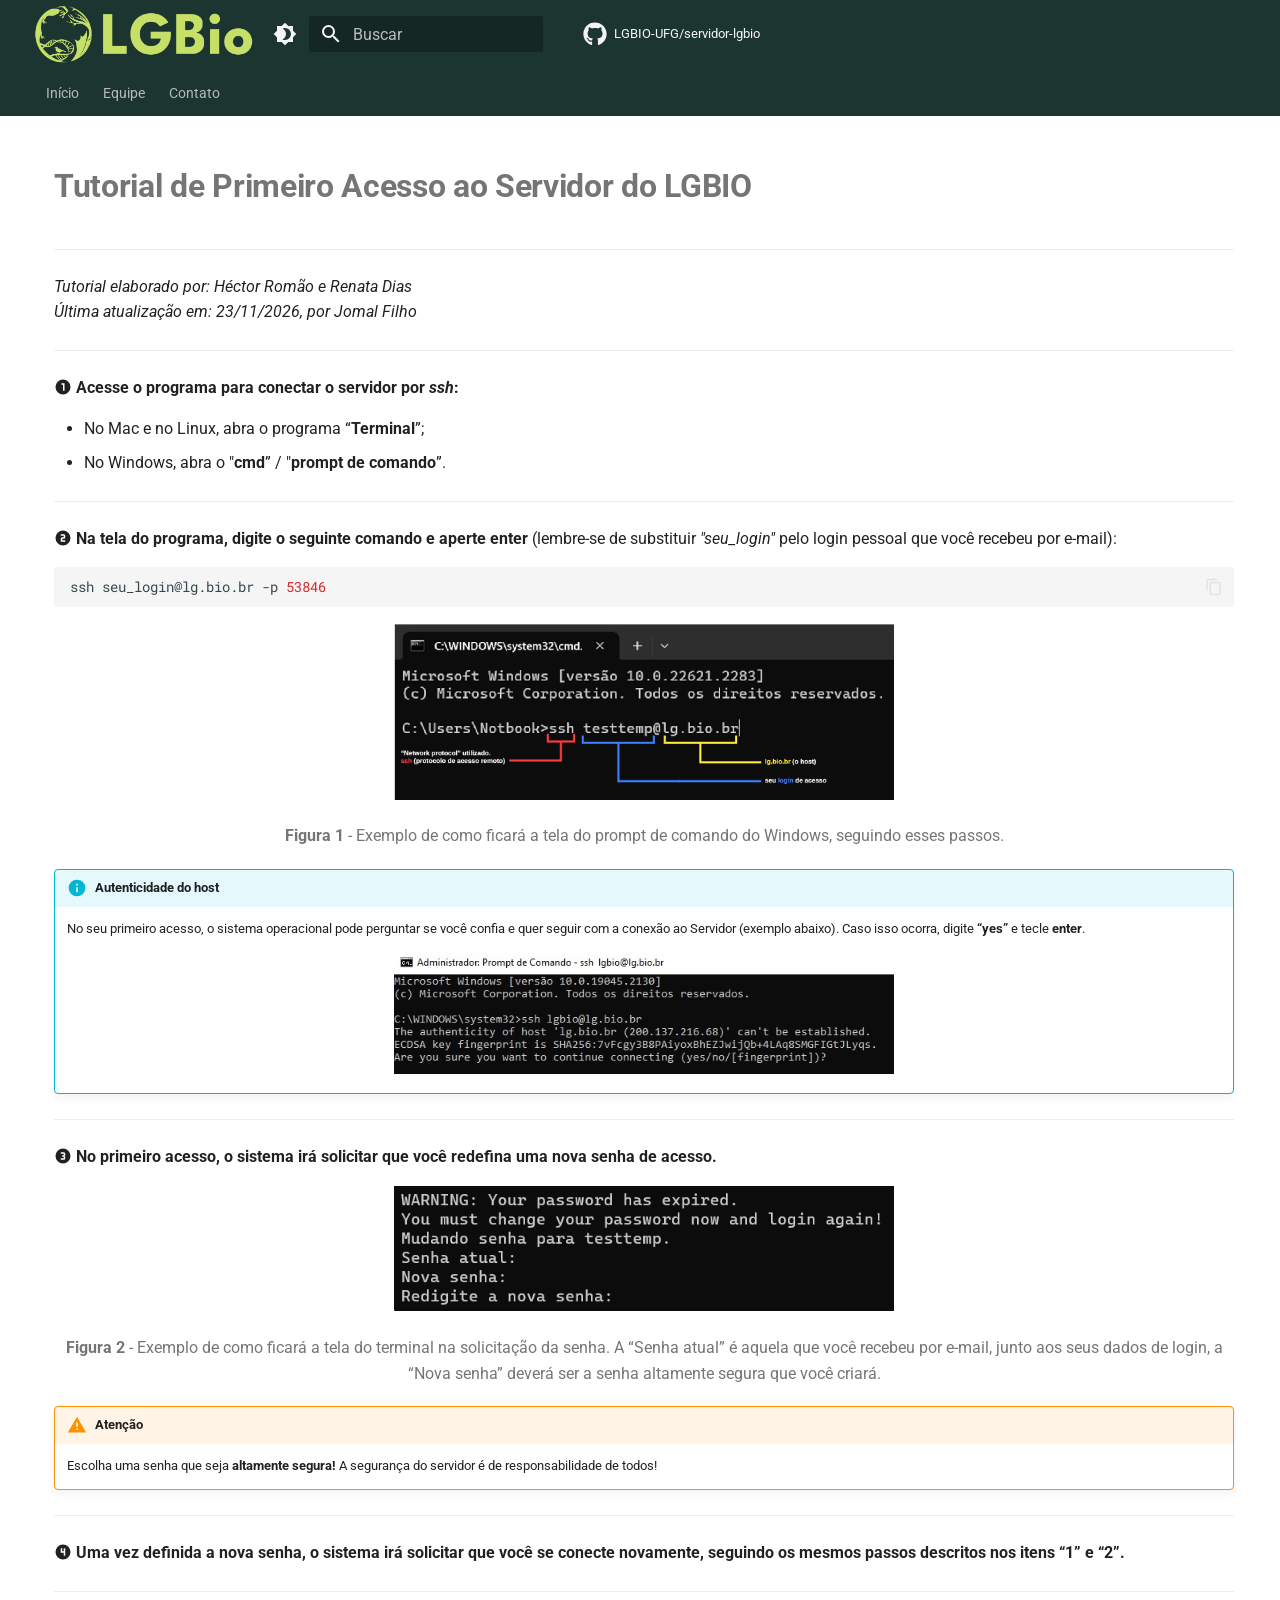
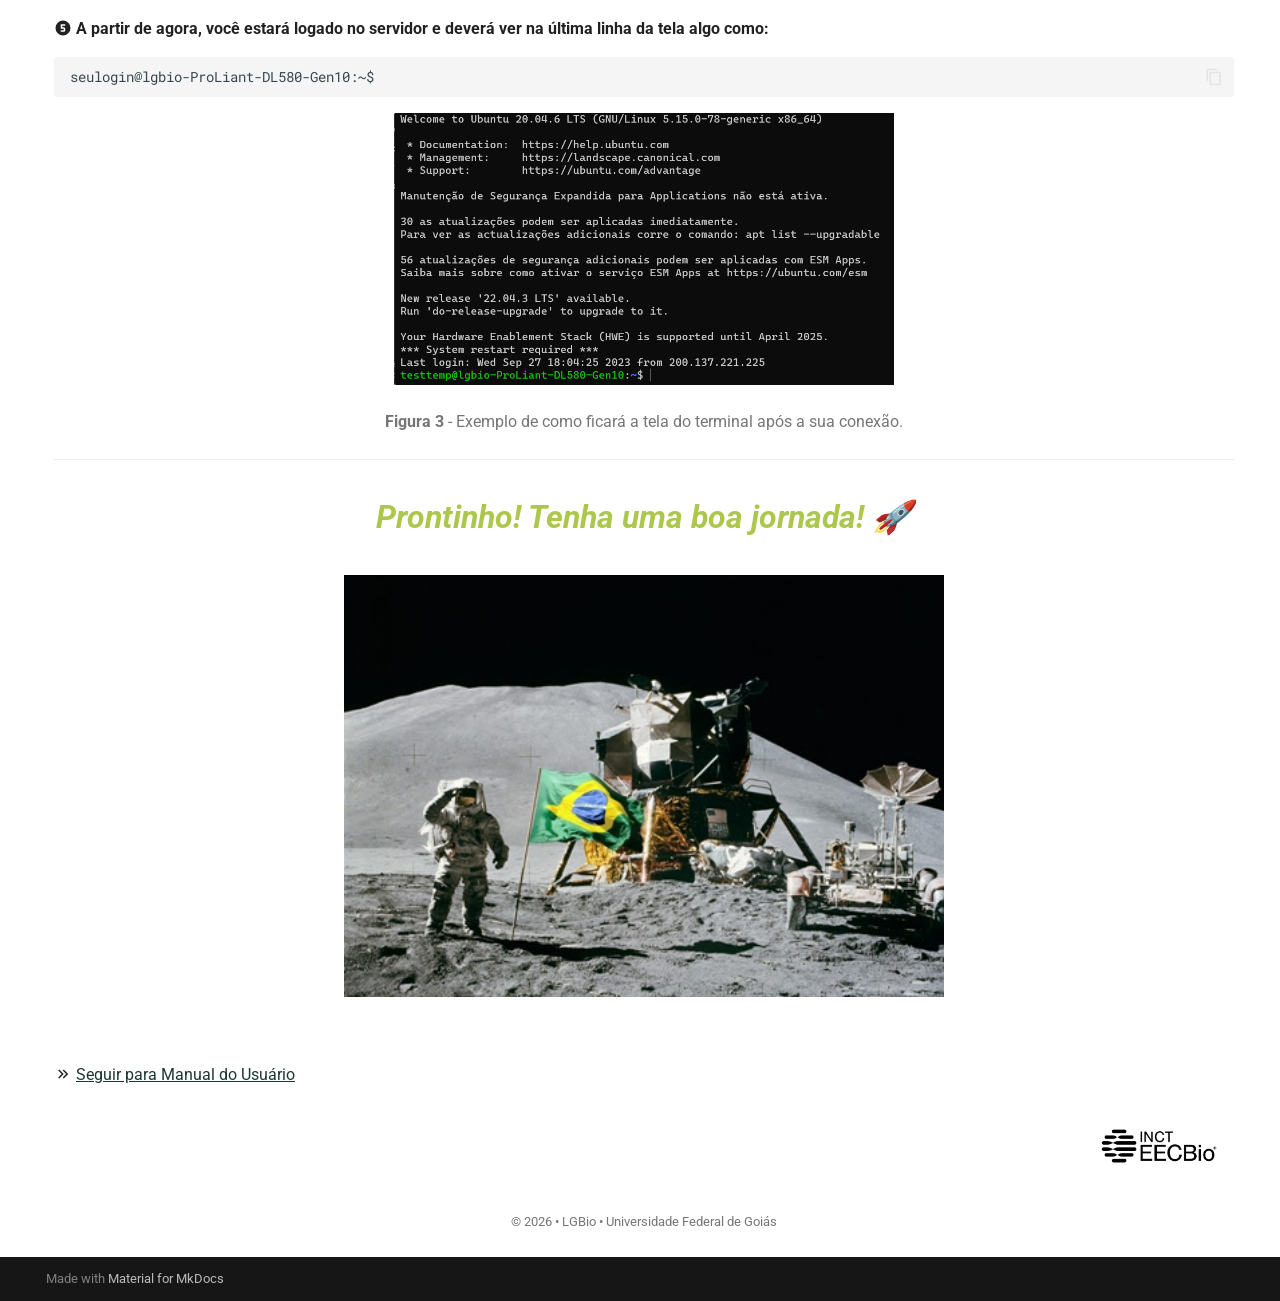
<file: index_primeiro_acesso.html>
<!doctype html>
<html lang="pt" class="no-js">
  <head>
    
      <meta charset="utf-8">
      <meta name="viewport" content="width=device-width,initial-scale=1">
      
      
      
        <link rel="canonical" href="https://example.com/index_primeiro_acesso.html">
      
      
      
      
        
      
      
      <link rel="icon" href="assets/favicon.png">
      <meta name="generator" content="mkdocs-1.6.1, mkdocs-material-9.8.2">
    
    
      
        <title>Tutorial de Primeiro Acesso ao Servidor do LGBIO - SERVIDOR LGBIO</title>
      
    
    
      <link rel="stylesheet" href="assets/stylesheets/main.57a0d79d.min.css">
      
        
        <link rel="stylesheet" href="assets/stylesheets/palette.fb2fffe2.min.css">
      
      


    
    
      
    
    
      
        
        
        <link rel="preconnect" href="https://fonts.gstatic.com" crossorigin>
        <link rel="stylesheet" href="https://fonts.googleapis.com/css?family=Roboto:300,300i,400,400i,700,700i%7CRoboto+Mono:400,400i,700,700i&display=fallback">
        <style>:root{--md-text-font:"Roboto";--md-code-font:"Roboto Mono"}</style>
      
    
    
      <link rel="stylesheet" href="stylesheets/extra.css">
    
    <script>__md_scope=new URL(".",location),__md_hash=e=>[...e].reduce(((e,_)=>(e<<5)-e+_.charCodeAt(0)),0),__md_get=(e,_=localStorage,t=__md_scope)=>JSON.parse(_.getItem(t.pathname+"."+e)),__md_set=(e,_,t=localStorage,a=__md_scope)=>{try{t.setItem(a.pathname+"."+e,JSON.stringify(_))}catch(e){}}</script>
    
      

    
    
  </head>
  
  
    
    
      
    
    
    
    
    <body dir="ltr" data-md-color-scheme="default" data-md-color-primary="custom" data-md-color-accent="custom">
  
    
    <input class="md-toggle" data-md-toggle="drawer" type="checkbox" id="__drawer" autocomplete="off">
    <input class="md-toggle" data-md-toggle="search" type="checkbox" id="__search" autocomplete="off">
    <label class="md-overlay" for="__drawer"></label>
    <div data-md-component="skip">
      
        
        <a href="#tutorial-de-primeiro-acesso-ao-servidor-do-lgbio" class="md-skip">
          Pular para conteúdo
        </a>
      
    </div>
    <div data-md-component="announce">
      
    </div>
    
    
      

<header class="md-header" data-md-component="header">
  <nav class="md-header__inner md-grid" aria-label="Cabeçalho">
    <a href="index.html" title="SERVIDOR LGBIO" class="md-header__button md-logo" aria-label="SERVIDOR LGBIO" data-md-component="logo">
      
  <img src="assets/logo.png" alt="logo">

    </a>
    <label class="md-header__button md-icon" for="__drawer">
      
      <svg xmlns="http://www.w3.org/2000/svg" viewBox="0 0 24 24"><path d="M3 6h18v2H3zm0 5h18v2H3zm0 5h18v2H3z"/></svg>
    </label>
    <div class="md-header__title" data-md-component="header-title">
      <div class="md-header__ellipsis">
        <div class="md-header__topic">
          <span class="md-ellipsis">
            SERVIDOR LGBIO
          </span>
        </div>
        <div class="md-header__topic" data-md-component="header-topic">
          <span class="md-ellipsis">
            
              Tutorial de Primeiro Acesso ao Servidor do LGBIO
            
          </span>
        </div>
      </div>
    </div>
    
      
        <form class="md-header__option" data-md-component="palette">
  
    
    
    
    <input class="md-option" data-md-color-media="(prefers-color-scheme: light)" data-md-color-scheme="default" data-md-color-primary="custom" data-md-color-accent="custom"  aria-label="mudar para modo escuro"  type="radio" name="__palette" id="__palette_0">
    
      <label class="md-header__button md-icon" title="mudar para modo escuro" for="__palette_1" hidden>
        <svg xmlns="http://www.w3.org/2000/svg" viewBox="0 0 24 24"><path d="M12 18c-.89 0-1.74-.2-2.5-.55C11.56 16.5 13 14.42 13 12s-1.44-4.5-3.5-5.45C10.26 6.2 11.11 6 12 6a6 6 0 0 1 6 6 6 6 0 0 1-6 6m8-9.31V4h-4.69L12 .69 8.69 4H4v4.69L.69 12 4 15.31V20h4.69L12 23.31 15.31 20H20v-4.69L23.31 12z"/></svg>
      </label>
    
  
    
    
    
    <input class="md-option" data-md-color-media="(prefers-color-scheme: dark)" data-md-color-scheme="slate" data-md-color-primary="custom" data-md-color-accent="custom"  aria-label="mudar para modo claro"  type="radio" name="__palette" id="__palette_1">
    
      <label class="md-header__button md-icon" title="mudar para modo claro" for="__palette_0" hidden>
        <svg xmlns="http://www.w3.org/2000/svg" viewBox="0 0 24 24"><path d="M12 8a4 4 0 0 0-4 4 4 4 0 0 0 4 4 4 4 0 0 0 4-4 4 4 0 0 0-4-4m0 10a6 6 0 0 1-6-6 6 6 0 0 1 6-6 6 6 0 0 1 6 6 6 6 0 0 1-6 6m8-9.31V4h-4.69L12 .69 8.69 4H4v4.69L.69 12 4 15.31V20h4.69L12 23.31 15.31 20H20v-4.69L23.31 12z"/></svg>
      </label>
    
  
</form>
      
    
    
      <script>var palette=__md_get("__palette");if(palette&&palette.color){if("(prefers-color-scheme)"===palette.color.media){var media=matchMedia("(prefers-color-scheme: light)"),input=document.querySelector(media.matches?"[data-md-color-media='(prefers-color-scheme: light)']":"[data-md-color-media='(prefers-color-scheme: dark)']");palette.color.media=input.getAttribute("data-md-color-media"),palette.color.scheme=input.getAttribute("data-md-color-scheme"),palette.color.primary=input.getAttribute("data-md-color-primary"),palette.color.accent=input.getAttribute("data-md-color-accent")}for(var[key,value]of Object.entries(palette.color))document.body.setAttribute("data-md-color-"+key,value)}</script>
    
    
    
      
      
        <label class="md-header__button md-icon" for="__search">
          
          <svg xmlns="http://www.w3.org/2000/svg" viewBox="0 0 24 24"><path d="M9.5 3A6.5 6.5 0 0 1 16 9.5c0 1.61-.59 3.09-1.56 4.23l.27.27h.79l5 5-1.5 1.5-5-5v-.79l-.27-.27A6.52 6.52 0 0 1 9.5 16 6.5 6.5 0 0 1 3 9.5 6.5 6.5 0 0 1 9.5 3m0 2C7 5 5 7 5 9.5S7 14 9.5 14 14 12 14 9.5 12 5 9.5 5"/></svg>
        </label>
        <div class="md-search" data-md-component="search" role="dialog">
  <label class="md-search__overlay" for="__search"></label>
  <div class="md-search__inner" role="search">
    <form class="md-search__form" name="search">
      <input type="text" class="md-search__input" name="query" aria-label="Buscar" placeholder="Buscar" autocapitalize="off" autocorrect="off" autocomplete="off" spellcheck="false" data-md-component="search-query" required>
      <label class="md-search__icon md-icon" for="__search">
        
        <svg xmlns="http://www.w3.org/2000/svg" viewBox="0 0 24 24"><path d="M9.5 3A6.5 6.5 0 0 1 16 9.5c0 1.61-.59 3.09-1.56 4.23l.27.27h.79l5 5-1.5 1.5-5-5v-.79l-.27-.27A6.52 6.52 0 0 1 9.5 16 6.5 6.5 0 0 1 3 9.5 6.5 6.5 0 0 1 9.5 3m0 2C7 5 5 7 5 9.5S7 14 9.5 14 14 12 14 9.5 12 5 9.5 5"/></svg>
        
        <svg xmlns="http://www.w3.org/2000/svg" viewBox="0 0 24 24"><path d="M20 11v2H8l5.5 5.5-1.42 1.42L4.16 12l7.92-7.92L13.5 5.5 8 11z"/></svg>
      </label>
      <nav class="md-search__options" aria-label="Pesquisar">
        
          <a href="javascript:void(0)" class="md-search__icon md-icon" title="Compartilhar" aria-label="Compartilhar" data-clipboard data-clipboard-text="" data-md-component="search-share" tabindex="-1">
            
            <svg xmlns="http://www.w3.org/2000/svg" viewBox="0 0 24 24"><path d="M18 16.08c-.76 0-1.44.3-1.96.77L8.91 12.7c.05-.23.09-.46.09-.7s-.04-.47-.09-.7l7.05-4.11c.54.5 1.25.81 2.04.81a3 3 0 0 0 3-3 3 3 0 0 0-3-3 3 3 0 0 0-3 3c0 .24.04.47.09.7L8.04 9.81C7.5 9.31 6.79 9 6 9a3 3 0 0 0-3 3 3 3 0 0 0 3 3c.79 0 1.5-.31 2.04-.81l7.12 4.15c-.05.21-.08.43-.08.66 0 1.61 1.31 2.91 2.92 2.91s2.92-1.3 2.92-2.91A2.92 2.92 0 0 0 18 16.08"/></svg>
          </a>
        
        <button type="reset" class="md-search__icon md-icon" title="Limpar" aria-label="Limpar" tabindex="-1">
          
          <svg xmlns="http://www.w3.org/2000/svg" viewBox="0 0 24 24"><path d="M19 6.41 17.59 5 12 10.59 6.41 5 5 6.41 10.59 12 5 17.59 6.41 19 12 13.41 17.59 19 19 17.59 13.41 12z"/></svg>
        </button>
      </nav>
      
        <div class="md-search__suggest" data-md-component="search-suggest"></div>
      
    </form>
    <div class="md-search__output">
      <div class="md-search__scrollwrap" tabindex="0" data-md-scrollfix>
        <div class="md-search-result" data-md-component="search-result">
          <div class="md-search-result__meta">
            Inicializando busca
          </div>
          <ol class="md-search-result__list" role="presentation"></ol>
        </div>
      </div>
    </div>
  </div>
</div>
      
    
    
      <div class="md-header__source">
        <a href="https://github.com/LGBIO-UFG/servidor-lgbio" title="Ir para repositório" class="md-source" data-md-component="source">
  <div class="md-source__icon md-icon">
    
    <svg xmlns="http://www.w3.org/2000/svg" viewBox="0 0 512 512"><!--! Font Awesome Free 7.1.0 by @fontawesome - https://fontawesome.com License - https://fontawesome.com/license/free (Icons: CC BY 4.0, Fonts: SIL OFL 1.1, Code: MIT License) Copyright 2025 Fonticons, Inc.--><path d="M173.9 397.4c0 2-2.3 3.6-5.2 3.6-3.3.3-5.6-1.3-5.6-3.6 0-2 2.3-3.6 5.2-3.6 3-.3 5.6 1.3 5.6 3.6m-31.1-4.5c-.7 2 1.3 4.3 4.3 4.9 2.6 1 5.6 0 6.2-2s-1.3-4.3-4.3-5.2c-2.6-.7-5.5.3-6.2 2.3m44.2-1.7c-2.9.7-4.9 2.6-4.6 4.9.3 2 2.9 3.3 5.9 2.6 2.9-.7 4.9-2.6 4.6-4.6-.3-1.9-3-3.2-5.9-2.9M252.8 8C114.1 8 8 113.3 8 252c0 110.9 69.8 205.8 169.5 239.2 12.8 2.3 17.3-5.6 17.3-12.1 0-6.2-.3-40.4-.3-61.4 0 0-70 15-84.7-29.8 0 0-11.4-29.1-27.8-36.6 0 0-22.9-15.7 1.6-15.4 0 0 24.9 2 38.6 25.8 21.9 38.6 58.6 27.5 72.9 20.9 2.3-16 8.8-27.1 16-33.7-55.9-6.2-112.3-14.3-112.3-110.5 0-27.5 7.6-41.3 23.6-58.9-2.6-6.5-11.1-33.3 2.6-67.9 20.9-6.5 69 27 69 27 20-5.6 41.5-8.5 62.8-8.5s42.8 2.9 62.8 8.5c0 0 48.1-33.6 69-27 13.7 34.7 5.2 61.4 2.6 67.9 16 17.7 25.8 31.5 25.8 58.9 0 96.5-58.9 104.2-114.8 110.5 9.2 7.9 17 22.9 17 46.4 0 33.7-.3 75.4-.3 83.6 0 6.5 4.6 14.4 17.3 12.1C436.2 457.8 504 362.9 504 252 504 113.3 391.5 8 252.8 8M105.2 352.9c-1.3 1-1 3.3.7 5.2 1.6 1.6 3.9 2.3 5.2 1 1.3-1 1-3.3-.7-5.2-1.6-1.6-3.9-2.3-5.2-1m-10.8-8.1c-.7 1.3.3 2.9 2.3 3.9 1.6 1 3.6.7 4.3-.7.7-1.3-.3-2.9-2.3-3.9-2-.6-3.6-.3-4.3.7m32.4 35.6c-1.6 1.3-1 4.3 1.3 6.2 2.3 2.3 5.2 2.6 6.5 1 1.3-1.3.7-4.3-1.3-6.2-2.2-2.3-5.2-2.6-6.5-1m-11.4-14.7c-1.6 1-1.6 3.6 0 5.9s4.3 3.3 5.6 2.3c1.6-1.3 1.6-3.9 0-6.2-1.4-2.3-4-3.3-5.6-2"/></svg>
  </div>
  <div class="md-source__repository">
    LGBIO-UFG/servidor-lgbio
  </div>
</a>
      </div>
    
  </nav>
  
</header>
    
    <div class="md-container" data-md-component="container">
      
      
        
          
            
<nav class="md-tabs" aria-label="Abas" data-md-component="tabs">
  <div class="md-grid">
    <ul class="md-tabs__list">
      
        
  
  
  
  
    <li class="md-tabs__item">
      <a href="index.html" class="md-tabs__link">
        
  
  
    
  
  Início

      </a>
    </li>
  

      
        
  
  
  
  
    <li class="md-tabs__item">
      <a href="index_equipe.html" class="md-tabs__link">
        
  
  
    
  
  Equipe

      </a>
    </li>
  

      
        
  
  
  
  
    <li class="md-tabs__item">
      <a href="index_contato.html" class="md-tabs__link">
        
  
  
    
  
  Contato

      </a>
    </li>
  

      
    </ul>
  </div>
</nav>
          
        
      
      <main class="md-main" data-md-component="main">
        <div class="md-main__inner md-grid">
          
            
              
              <div class="md-sidebar md-sidebar--primary" data-md-component="sidebar" data-md-type="navigation" >
                <div class="md-sidebar__scrollwrap">
                  <div class="md-sidebar__inner">
                    


  


  

<nav class="md-nav md-nav--primary md-nav--lifted md-nav--integrated" aria-label="Navegação" data-md-level="0">
  <label class="md-nav__title" for="__drawer">
    <a href="index.html" title="SERVIDOR LGBIO" class="md-nav__button md-logo" aria-label="SERVIDOR LGBIO" data-md-component="logo">
      
  <img src="assets/logo.png" alt="logo">

    </a>
    SERVIDOR LGBIO
  </label>
  
    <div class="md-nav__source">
      <a href="https://github.com/LGBIO-UFG/servidor-lgbio" title="Ir para repositório" class="md-source" data-md-component="source">
  <div class="md-source__icon md-icon">
    
    <svg xmlns="http://www.w3.org/2000/svg" viewBox="0 0 512 512"><!--! Font Awesome Free 7.1.0 by @fontawesome - https://fontawesome.com License - https://fontawesome.com/license/free (Icons: CC BY 4.0, Fonts: SIL OFL 1.1, Code: MIT License) Copyright 2025 Fonticons, Inc.--><path d="M173.9 397.4c0 2-2.3 3.6-5.2 3.6-3.3.3-5.6-1.3-5.6-3.6 0-2 2.3-3.6 5.2-3.6 3-.3 5.6 1.3 5.6 3.6m-31.1-4.5c-.7 2 1.3 4.3 4.3 4.9 2.6 1 5.6 0 6.2-2s-1.3-4.3-4.3-5.2c-2.6-.7-5.5.3-6.2 2.3m44.2-1.7c-2.9.7-4.9 2.6-4.6 4.9.3 2 2.9 3.3 5.9 2.6 2.9-.7 4.9-2.6 4.6-4.6-.3-1.9-3-3.2-5.9-2.9M252.8 8C114.1 8 8 113.3 8 252c0 110.9 69.8 205.8 169.5 239.2 12.8 2.3 17.3-5.6 17.3-12.1 0-6.2-.3-40.4-.3-61.4 0 0-70 15-84.7-29.8 0 0-11.4-29.1-27.8-36.6 0 0-22.9-15.7 1.6-15.4 0 0 24.9 2 38.6 25.8 21.9 38.6 58.6 27.5 72.9 20.9 2.3-16 8.8-27.1 16-33.7-55.9-6.2-112.3-14.3-112.3-110.5 0-27.5 7.6-41.3 23.6-58.9-2.6-6.5-11.1-33.3 2.6-67.9 20.9-6.5 69 27 69 27 20-5.6 41.5-8.5 62.8-8.5s42.8 2.9 62.8 8.5c0 0 48.1-33.6 69-27 13.7 34.7 5.2 61.4 2.6 67.9 16 17.7 25.8 31.5 25.8 58.9 0 96.5-58.9 104.2-114.8 110.5 9.2 7.9 17 22.9 17 46.4 0 33.7-.3 75.4-.3 83.6 0 6.5 4.6 14.4 17.3 12.1C436.2 457.8 504 362.9 504 252 504 113.3 391.5 8 252.8 8M105.2 352.9c-1.3 1-1 3.3.7 5.2 1.6 1.6 3.9 2.3 5.2 1 1.3-1 1-3.3-.7-5.2-1.6-1.6-3.9-2.3-5.2-1m-10.8-8.1c-.7 1.3.3 2.9 2.3 3.9 1.6 1 3.6.7 4.3-.7.7-1.3-.3-2.9-2.3-3.9-2-.6-3.6-.3-4.3.7m32.4 35.6c-1.6 1.3-1 4.3 1.3 6.2 2.3 2.3 5.2 2.6 6.5 1 1.3-1.3.7-4.3-1.3-6.2-2.2-2.3-5.2-2.6-6.5-1m-11.4-14.7c-1.6 1-1.6 3.6 0 5.9s4.3 3.3 5.6 2.3c1.6-1.3 1.6-3.9 0-6.2-1.4-2.3-4-3.3-5.6-2"/></svg>
  </div>
  <div class="md-source__repository">
    LGBIO-UFG/servidor-lgbio
  </div>
</a>
    </div>
  
  <ul class="md-nav__list" data-md-scrollfix>
    
      
      
  
  
  
  
    <li class="md-nav__item">
      <a href="index.html" class="md-nav__link">
        
  
  
  <span class="md-ellipsis">
    
  
    Início
  

    
  </span>
  
  

      </a>
    </li>
  

    
      
      
  
  
  
  
    <li class="md-nav__item">
      <a href="index_equipe.html" class="md-nav__link">
        
  
  
  <span class="md-ellipsis">
    
  
    Equipe
  

    
  </span>
  
  

      </a>
    </li>
  

    
      
      
  
  
  
  
    <li class="md-nav__item">
      <a href="index_contato.html" class="md-nav__link">
        
  
  
  <span class="md-ellipsis">
    
  
    Contato
  

    
  </span>
  
  

      </a>
    </li>
  

    
  </ul>
</nav>
                  </div>
                </div>
              </div>
            
            
          
          
            <div class="md-content" data-md-component="content">
              
              <article class="md-content__inner md-typeset">
                
                  


  
  


<h1 id="tutorial-de-primeiro-acesso-ao-servidor-do-lgbio"><strong>Tutorial de Primeiro Acesso ao Servidor do LGBIO</strong><a class="headerlink" href="#tutorial-de-primeiro-acesso-ao-servidor-do-lgbio" title="Permanent link">&para;</a></h1>
<hr />
<p><em>Tutorial elaborado por: Héctor Romão e Renata Dias</em> <br />
<em>Última atualização em: 23/11/2026, por Jomal Filho</em>  </p>
<hr />
<p><strong><span class="twemoji"><svg xmlns="http://www.w3.org/2000/svg" viewBox="0 0 24 24"><path d="M10 7v2h2v8h2V7zm2-5a10 10 0 0 1 10 10 10 10 0 0 1-10 10A10 10 0 0 1 2 12 10 10 0 0 1 12 2"/></svg></span> Acesse o programa para conectar o servidor por <em>ssh</em>:</strong></p>
<ul>
<li>No Mac e no Linux, abra o programa “<strong>Terminal</strong>”;</li>
<li>No Windows, abra o "<strong>cmd</strong>” / "<strong>prompt de comando</strong>”.</li>
</ul>
<hr />
<p><strong><span class="twemoji"><svg xmlns="http://www.w3.org/2000/svg" viewBox="0 0 24 24"><path d="M9 7v2h4v2h-2a2 2 0 0 0-2 2v4h6v-2h-4v-2h2a2 2 0 0 0 2-2V9a2 2 0 0 0-2-2zm3-5a10 10 0 0 1 10 10 10 10 0 0 1-10 10A10 10 0 0 1 2 12 10 10 0 0 1 12 2"/></svg></span> Na tela do programa, digite o seguinte comando e aperte enter</strong> (lembre-se de substituir <em>"seu_login"</em> pelo login pessoal que você recebeu por e-mail): </p>
<div class="language-bash highlight"><pre><span></span><code><span id="__span-0-1"><a id="__codelineno-0-1" name="__codelineno-0-1" href="#__codelineno-0-1"></a>ssh<span class="w"> </span>seu_login@lg.bio.br<span class="w"> </span>-p<span class="w"> </span><span class="m">53846</span>
</span></code></pre></div>
<p align="center">
    <img src="assets/images/fig1.png" alt="Figura 1" width="500">
</p>

<p style="text-align: center; font-size: 1.0em; color: var(--md-default-fg-color--light);">
<b>Figura 1</b> - Exemplo de como ficará a tela do prompt de comando do Windows, seguindo esses passos.
</p>

<div class="admonition info">
<p class="admonition-title">Autenticidade do host</p>
<p>No seu primeiro acesso, o sistema operacional pode perguntar se você confia e quer seguir com a conexão ao Servidor (exemplo abaixo). Caso isso ocorra, digite <strong>“yes”</strong> e tecle <strong>enter</strong>.</p>
<p><p align="center">
    <img src="assets/images/fig.png" alt="Figura" width="500">
</p></p>
</div>
<hr />
<p><strong><span class="twemoji"><svg xmlns="http://www.w3.org/2000/svg" viewBox="0 0 24 24"><path d="M15 15v-1.5a1.5 1.5 0 0 0-1.5-1.5 1.5 1.5 0 0 0 1.5-1.5V9a2 2 0 0 0-2-2H9v2h4v2h-2v2h2v2H9v2h4a2 2 0 0 0 2-2M12 2a10 10 0 0 1 10 10 10 10 0 0 1-10 10A10 10 0 0 1 2 12 10 10 0 0 1 12 2"/></svg></span> No primeiro acesso, o sistema irá solicitar que você redefina uma nova senha de acesso.</strong> </p>
<p align="center">
    <img src="assets/images/fig2.png" alt="Figura 2" width="500">
</p>

<p style="text-align: center; font-size: 1.0em; color: var(--md-default-fg-color--light);">
<b>Figura 2</b> - Exemplo de como ficará a tela do terminal na solicitação da senha. A “Senha atual” é aquela que você recebeu por e-mail, junto aos seus dados de login, a “Nova senha” deverá ser a senha altamente segura que você criará.
</p>

<div class="admonition warning">
<p class="admonition-title">Atenção</p>
<p>Escolha uma senha que seja <strong>altamente segura!</strong> A segurança do servidor é de responsabilidade de todos!</p>
</div>
<hr />
<p><strong><span class="twemoji"><svg xmlns="http://www.w3.org/2000/svg" viewBox="0 0 24 24"><path d="M9 7v6h4v4h2V7h-2v4h-2V7zm3-5a10 10 0 0 1 10 10 10 10 0 0 1-10 10A10 10 0 0 1 2 12 10 10 0 0 1 12 2"/></svg></span> Uma vez definida a nova senha, o sistema irá solicitar que você se conecte novamente, seguindo os mesmos passos descritos nos itens “1” e “2”.</strong></p>
<hr />
<p><strong><span class="twemoji"><svg xmlns="http://www.w3.org/2000/svg" viewBox="0 0 24 24"><path d="M9 7v6h4v2H9v2h4a2 2 0 0 0 2-2v-2a2 2 0 0 0-2-2h-2V9h4V7zm3-5a10 10 0 0 1 10 10 10 10 0 0 1-10 10A10 10 0 0 1 2 12 10 10 0 0 1 12 2"/></svg></span> A partir de agora, você estará logado no servidor e deverá ver na última linha da tela algo como:</strong></p>
<div class="language-bash highlight"><pre><span></span><code><span id="__span-1-1"><a id="__codelineno-1-1" name="__codelineno-1-1" href="#__codelineno-1-1"></a>seulogin@lgbio-ProLiant-DL580-Gen10:~$
</span></code></pre></div>
<p align="center">
    <img src="assets/images/fig3.png" alt="Figura 3" width="500">
</p>

<p style="text-align: center; font-size: 1.0em; color: var(--md-default-fg-color--light);">
<b>Figura 3</b> - Exemplo de como ficará a tela do terminal após a sua conexão.
</p>

<hr />
<p style="text-align: center; font-size: 2.0em; color: var(--md-default-fg-color--light);">
    <b><em><span style="color: #ADC74D;">Prontinho! Tenha uma boa jornada! 🚀</span></em></b>
</p>

<p align="center">
    <img src="assets/images/lua.jpeg" alt="lua" width="600">
</p>

<p><br></p>
<p><span class="twemoji"><svg xmlns="http://www.w3.org/2000/svg" viewBox="0 0 24 24"><path d="M5.59 7.41 7 6l6 6-6 6-1.41-1.41L10.17 12zm6 0L13 6l6 6-6 6-1.41-1.41L16.17 12z"/></svg></span> <a href="index_manual.html"><u>Seguir para Manual do Usuário</u></a></p>
<p align="right">
    <img src="assets/images/eecbio_menor.png" alt="INCT EECBio" width="150">
</p>

<p style="text-align: center; font-size: 0.8em; color: var(--md-default-fg-color--light);">
© 2026 • LGBio • Universidade Federal de Goiás
</p>












                
              </article>
            </div>
          
          
  <script>var tabs=__md_get("__tabs");if(Array.isArray(tabs))e:for(var set of document.querySelectorAll(".tabbed-set")){var labels=set.querySelector(".tabbed-labels");for(var tab of tabs)for(var label of labels.getElementsByTagName("label"))if(label.innerText.trim()===tab){var input=document.getElementById(label.htmlFor);input.checked=!0;continue e}}</script>

<script>var target=document.getElementById(location.hash.slice(1));target&&target.name&&(target.checked=target.name.startsWith("__tabbed_"))</script>
        </div>
        
          <button type="button" class="md-top md-icon" data-md-component="top" hidden>
  
  <svg xmlns="http://www.w3.org/2000/svg" viewBox="0 0 24 24"><path d="M13 20h-2V8l-5.5 5.5-1.42-1.42L12 4.16l7.92 7.92-1.42 1.42L13 8z"/></svg>
  Voltar para o topo
</button>
        
      </main>
      
        <footer class="md-footer">
  
  <div class="md-footer-meta md-typeset">
    <div class="md-footer-meta__inner md-grid">
      <div class="md-copyright">
  
  
    Made with
    <a href="https://squidfunk.github.io/mkdocs-material/" target="_blank" rel="noopener">
      Material for MkDocs
    </a>
  
</div>
      
    </div>
  </div>
</footer>
      
    </div>
    <div class="md-dialog" data-md-component="dialog">
      <div class="md-dialog__inner md-typeset"></div>
    </div>
    
    
    
      
      
      <script id="__config" type="application/json">{"annotate": null, "base": ".", "features": ["navigation.tabs", "navigation.top", "search.highlight", "search.suggest", "search.share", "content.code.copy", "content.tabs.link", "toc.integrate"], "search": "assets/javascripts/workers/search.a7633da7.min.js", "tags": null, "translations": {"clipboard.copied": "Copiado para \u00e1rea de transfer\u00eancia", "clipboard.copy": "Copiar para \u00e1rea de transfer\u00eancia", "search.result.more.one": "mais 1 nesta p\u00e1gina", "search.result.more.other": "# mais nesta p\u00e1gina", "search.result.none": "Nenhum documento encontrado", "search.result.one": "1 documento encontrado", "search.result.other": "# documentos encontrados", "search.result.placeholder": "Digite para iniciar a busca", "search.result.term.missing": "Ausente", "select.version": "Selecione a vers\u00e3o"}, "version": null}</script>
    
    
      <script src="assets/javascripts/bundle.a5f9d56c.min.js"></script>
      
    
  </body>
</html>
</file>
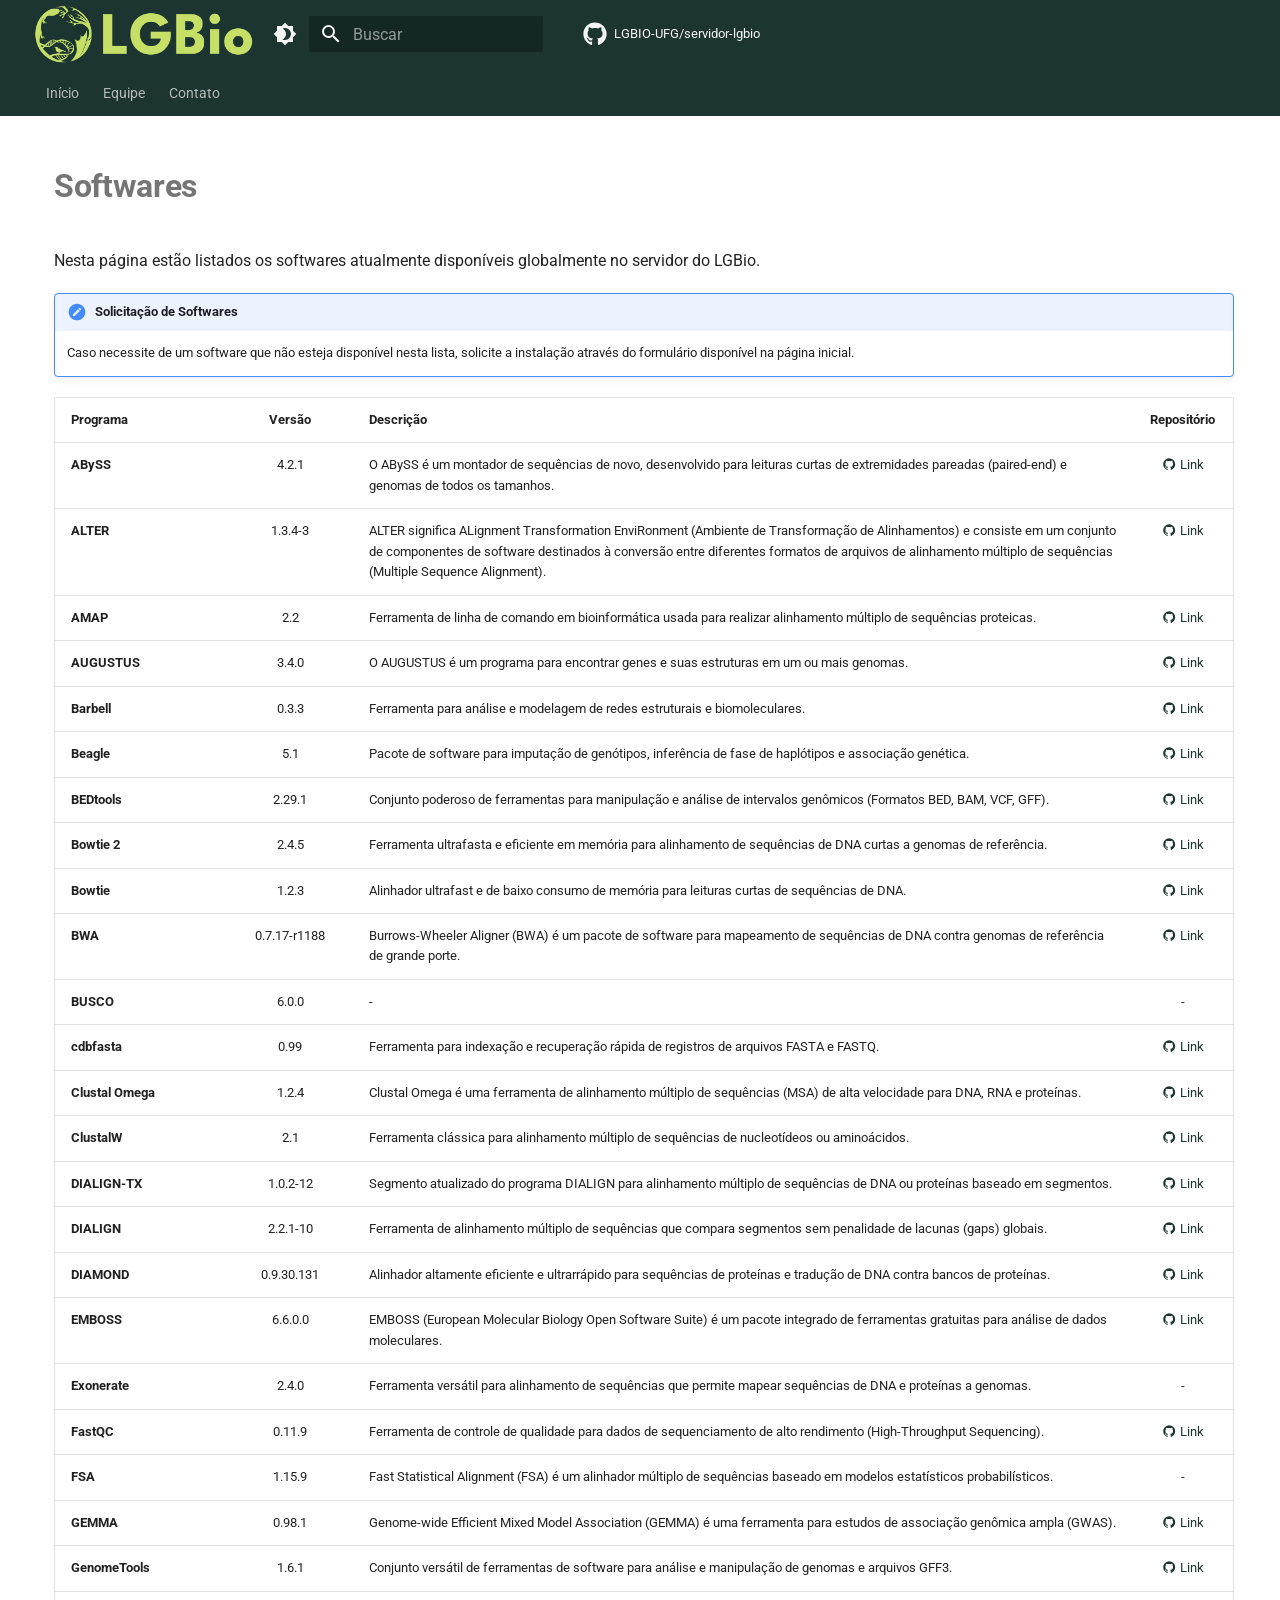
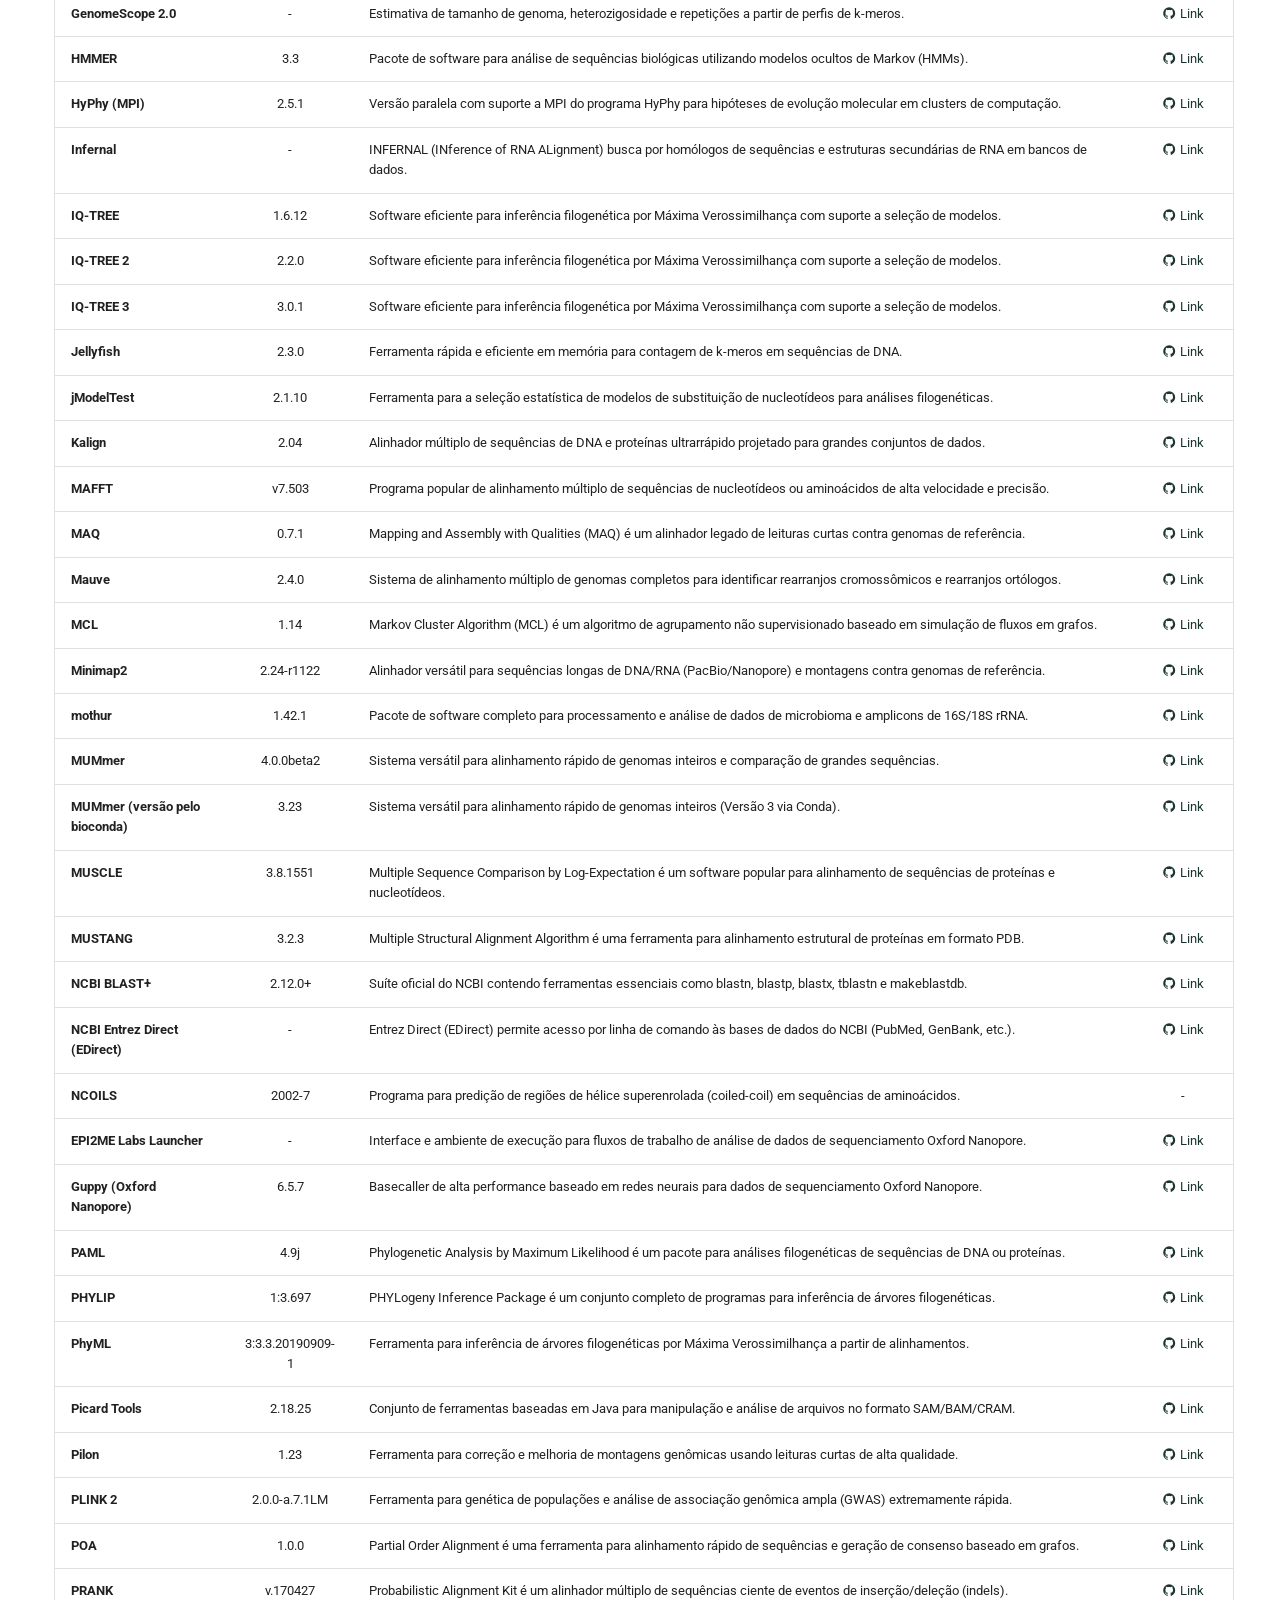
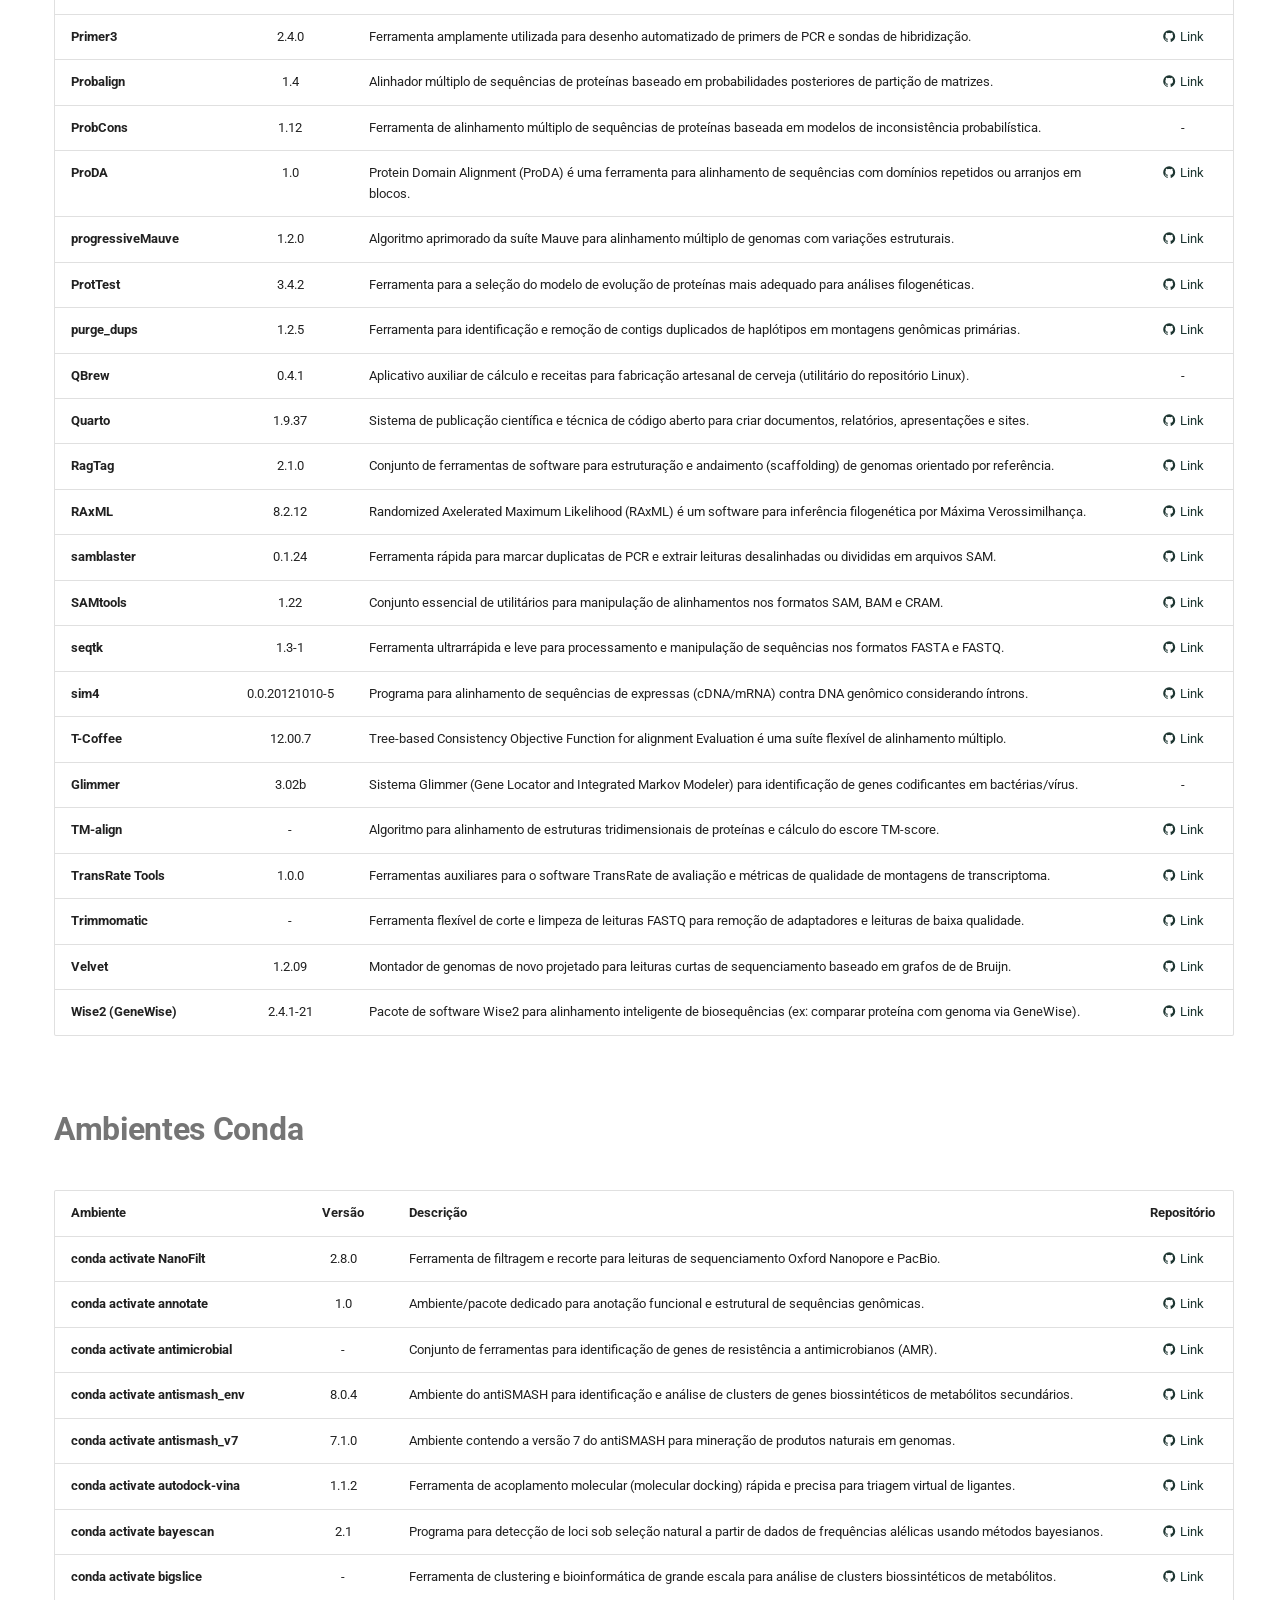
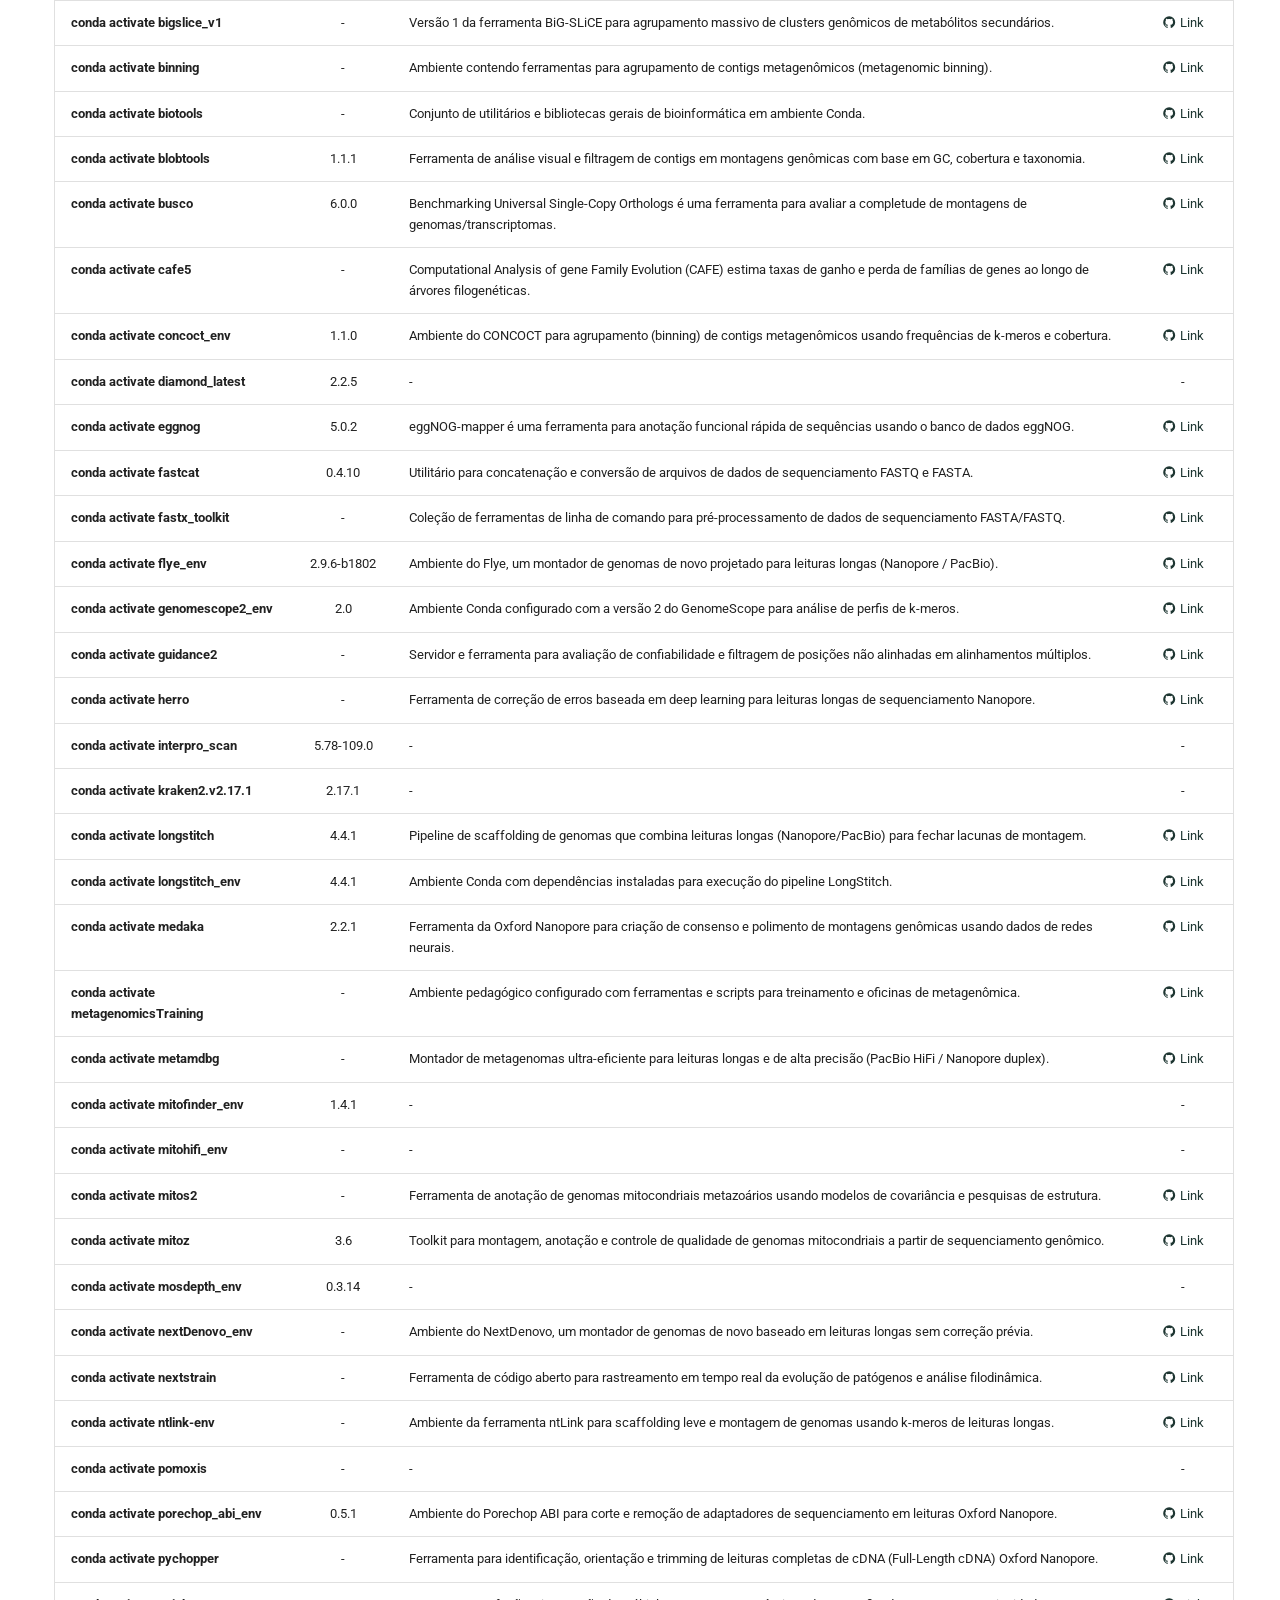
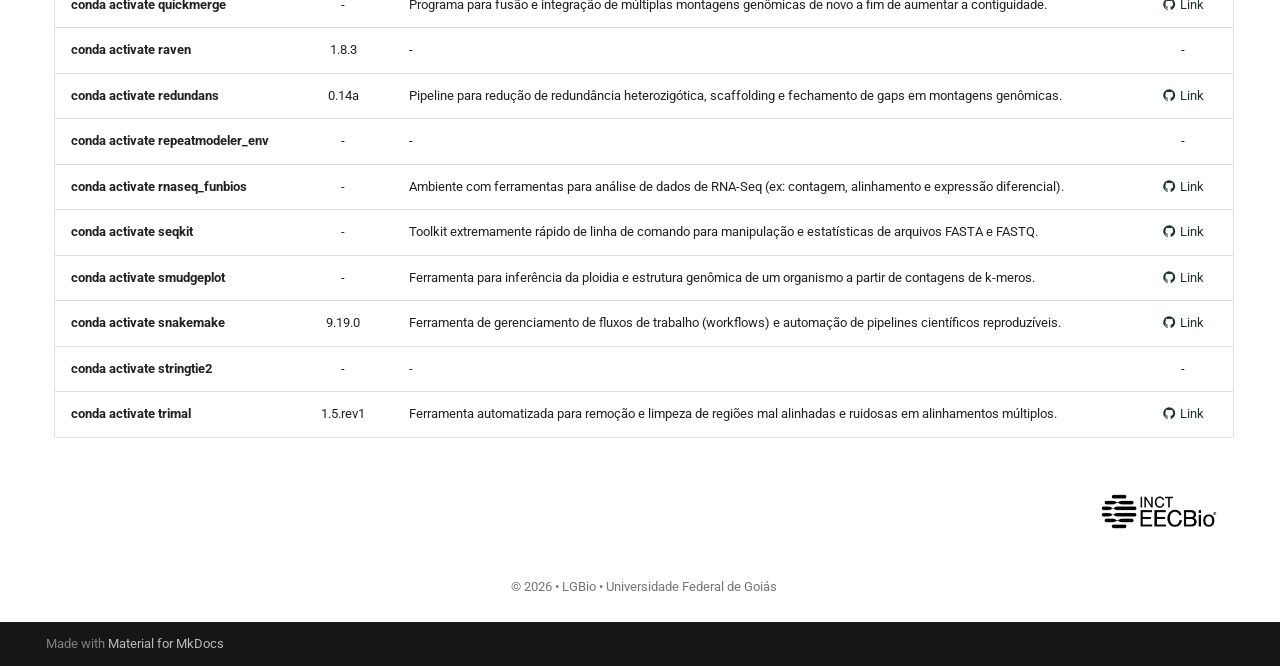
<file: index_softwares.html>
<!doctype html>
<html lang="pt" class="no-js">
  <head>
    
      <meta charset="utf-8">
      <meta name="viewport" content="width=device-width,initial-scale=1">
      
      
      
        <link rel="canonical" href="https://example.com/index_softwares.html">
      
      
      
      
        
      
      
      <link rel="icon" href="assets/favicon.png">
      <meta name="generator" content="mkdocs-1.6.1, mkdocs-material-9.8.2">
    
    
      
        <title>Softwares - SERVIDOR LGBIO</title>
      
    
    
      <link rel="stylesheet" href="assets/stylesheets/main.57a0d79d.min.css">
      
        
        <link rel="stylesheet" href="assets/stylesheets/palette.fb2fffe2.min.css">
      
      


    
    
      
    
    
      
        
        
        <link rel="preconnect" href="https://fonts.gstatic.com" crossorigin>
        <link rel="stylesheet" href="https://fonts.googleapis.com/css?family=Roboto:300,300i,400,400i,700,700i%7CRoboto+Mono:400,400i,700,700i&display=fallback">
        <style>:root{--md-text-font:"Roboto";--md-code-font:"Roboto Mono"}</style>
      
    
    
      <link rel="stylesheet" href="stylesheets/extra.css">
    
    <script>__md_scope=new URL(".",location),__md_hash=e=>[...e].reduce(((e,_)=>(e<<5)-e+_.charCodeAt(0)),0),__md_get=(e,_=localStorage,t=__md_scope)=>JSON.parse(_.getItem(t.pathname+"."+e)),__md_set=(e,_,t=localStorage,a=__md_scope)=>{try{t.setItem(a.pathname+"."+e,JSON.stringify(_))}catch(e){}}</script>
    
      

    
    
  </head>
  
  
    
    
      
    
    
    
    
    <body dir="ltr" data-md-color-scheme="default" data-md-color-primary="custom" data-md-color-accent="custom">
  
    
    <input class="md-toggle" data-md-toggle="drawer" type="checkbox" id="__drawer" autocomplete="off">
    <input class="md-toggle" data-md-toggle="search" type="checkbox" id="__search" autocomplete="off">
    <label class="md-overlay" for="__drawer"></label>
    <div data-md-component="skip">
      
        
        <a href="#softwares" class="md-skip">
          Pular para conteúdo
        </a>
      
    </div>
    <div data-md-component="announce">
      
    </div>
    
    
      

<header class="md-header" data-md-component="header">
  <nav class="md-header__inner md-grid" aria-label="Cabeçalho">
    <a href="index.html" title="SERVIDOR LGBIO" class="md-header__button md-logo" aria-label="SERVIDOR LGBIO" data-md-component="logo">
      
  <img src="assets/logo.png" alt="logo">

    </a>
    <label class="md-header__button md-icon" for="__drawer">
      
      <svg xmlns="http://www.w3.org/2000/svg" viewBox="0 0 24 24"><path d="M3 6h18v2H3zm0 5h18v2H3zm0 5h18v2H3z"/></svg>
    </label>
    <div class="md-header__title" data-md-component="header-title">
      <div class="md-header__ellipsis">
        <div class="md-header__topic">
          <span class="md-ellipsis">
            SERVIDOR LGBIO
          </span>
        </div>
        <div class="md-header__topic" data-md-component="header-topic">
          <span class="md-ellipsis">
            
              Softwares
            
          </span>
        </div>
      </div>
    </div>
    
      
        <form class="md-header__option" data-md-component="palette">
  
    
    
    
    <input class="md-option" data-md-color-media="(prefers-color-scheme: light)" data-md-color-scheme="default" data-md-color-primary="custom" data-md-color-accent="custom"  aria-label="mudar para modo escuro"  type="radio" name="__palette" id="__palette_0">
    
      <label class="md-header__button md-icon" title="mudar para modo escuro" for="__palette_1" hidden>
        <svg xmlns="http://www.w3.org/2000/svg" viewBox="0 0 24 24"><path d="M12 18c-.89 0-1.74-.2-2.5-.55C11.56 16.5 13 14.42 13 12s-1.44-4.5-3.5-5.45C10.26 6.2 11.11 6 12 6a6 6 0 0 1 6 6 6 6 0 0 1-6 6m8-9.31V4h-4.69L12 .69 8.69 4H4v4.69L.69 12 4 15.31V20h4.69L12 23.31 15.31 20H20v-4.69L23.31 12z"/></svg>
      </label>
    
  
    
    
    
    <input class="md-option" data-md-color-media="(prefers-color-scheme: dark)" data-md-color-scheme="slate" data-md-color-primary="custom" data-md-color-accent="custom"  aria-label="mudar para modo claro"  type="radio" name="__palette" id="__palette_1">
    
      <label class="md-header__button md-icon" title="mudar para modo claro" for="__palette_0" hidden>
        <svg xmlns="http://www.w3.org/2000/svg" viewBox="0 0 24 24"><path d="M12 8a4 4 0 0 0-4 4 4 4 0 0 0 4 4 4 4 0 0 0 4-4 4 4 0 0 0-4-4m0 10a6 6 0 0 1-6-6 6 6 0 0 1 6-6 6 6 0 0 1 6 6 6 6 0 0 1-6 6m8-9.31V4h-4.69L12 .69 8.69 4H4v4.69L.69 12 4 15.31V20h4.69L12 23.31 15.31 20H20v-4.69L23.31 12z"/></svg>
      </label>
    
  
</form>
      
    
    
      <script>var palette=__md_get("__palette");if(palette&&palette.color){if("(prefers-color-scheme)"===palette.color.media){var media=matchMedia("(prefers-color-scheme: light)"),input=document.querySelector(media.matches?"[data-md-color-media='(prefers-color-scheme: light)']":"[data-md-color-media='(prefers-color-scheme: dark)']");palette.color.media=input.getAttribute("data-md-color-media"),palette.color.scheme=input.getAttribute("data-md-color-scheme"),palette.color.primary=input.getAttribute("data-md-color-primary"),palette.color.accent=input.getAttribute("data-md-color-accent")}for(var[key,value]of Object.entries(palette.color))document.body.setAttribute("data-md-color-"+key,value)}</script>
    
    
    
      
      
        <label class="md-header__button md-icon" for="__search">
          
          <svg xmlns="http://www.w3.org/2000/svg" viewBox="0 0 24 24"><path d="M9.5 3A6.5 6.5 0 0 1 16 9.5c0 1.61-.59 3.09-1.56 4.23l.27.27h.79l5 5-1.5 1.5-5-5v-.79l-.27-.27A6.52 6.52 0 0 1 9.5 16 6.5 6.5 0 0 1 3 9.5 6.5 6.5 0 0 1 9.5 3m0 2C7 5 5 7 5 9.5S7 14 9.5 14 14 12 14 9.5 12 5 9.5 5"/></svg>
        </label>
        <div class="md-search" data-md-component="search" role="dialog">
  <label class="md-search__overlay" for="__search"></label>
  <div class="md-search__inner" role="search">
    <form class="md-search__form" name="search">
      <input type="text" class="md-search__input" name="query" aria-label="Buscar" placeholder="Buscar" autocapitalize="off" autocorrect="off" autocomplete="off" spellcheck="false" data-md-component="search-query" required>
      <label class="md-search__icon md-icon" for="__search">
        
        <svg xmlns="http://www.w3.org/2000/svg" viewBox="0 0 24 24"><path d="M9.5 3A6.5 6.5 0 0 1 16 9.5c0 1.61-.59 3.09-1.56 4.23l.27.27h.79l5 5-1.5 1.5-5-5v-.79l-.27-.27A6.52 6.52 0 0 1 9.5 16 6.5 6.5 0 0 1 3 9.5 6.5 6.5 0 0 1 9.5 3m0 2C7 5 5 7 5 9.5S7 14 9.5 14 14 12 14 9.5 12 5 9.5 5"/></svg>
        
        <svg xmlns="http://www.w3.org/2000/svg" viewBox="0 0 24 24"><path d="M20 11v2H8l5.5 5.5-1.42 1.42L4.16 12l7.92-7.92L13.5 5.5 8 11z"/></svg>
      </label>
      <nav class="md-search__options" aria-label="Pesquisar">
        
          <a href="javascript:void(0)" class="md-search__icon md-icon" title="Compartilhar" aria-label="Compartilhar" data-clipboard data-clipboard-text="" data-md-component="search-share" tabindex="-1">
            
            <svg xmlns="http://www.w3.org/2000/svg" viewBox="0 0 24 24"><path d="M18 16.08c-.76 0-1.44.3-1.96.77L8.91 12.7c.05-.23.09-.46.09-.7s-.04-.47-.09-.7l7.05-4.11c.54.5 1.25.81 2.04.81a3 3 0 0 0 3-3 3 3 0 0 0-3-3 3 3 0 0 0-3 3c0 .24.04.47.09.7L8.04 9.81C7.5 9.31 6.79 9 6 9a3 3 0 0 0-3 3 3 3 0 0 0 3 3c.79 0 1.5-.31 2.04-.81l7.12 4.15c-.05.21-.08.43-.08.66 0 1.61 1.31 2.91 2.92 2.91s2.92-1.3 2.92-2.91A2.92 2.92 0 0 0 18 16.08"/></svg>
          </a>
        
        <button type="reset" class="md-search__icon md-icon" title="Limpar" aria-label="Limpar" tabindex="-1">
          
          <svg xmlns="http://www.w3.org/2000/svg" viewBox="0 0 24 24"><path d="M19 6.41 17.59 5 12 10.59 6.41 5 5 6.41 10.59 12 5 17.59 6.41 19 12 13.41 17.59 19 19 17.59 13.41 12z"/></svg>
        </button>
      </nav>
      
        <div class="md-search__suggest" data-md-component="search-suggest"></div>
      
    </form>
    <div class="md-search__output">
      <div class="md-search__scrollwrap" tabindex="0" data-md-scrollfix>
        <div class="md-search-result" data-md-component="search-result">
          <div class="md-search-result__meta">
            Inicializando busca
          </div>
          <ol class="md-search-result__list" role="presentation"></ol>
        </div>
      </div>
    </div>
  </div>
</div>
      
    
    
      <div class="md-header__source">
        <a href="https://github.com/LGBIO-UFG/servidor-lgbio" title="Ir para repositório" class="md-source" data-md-component="source">
  <div class="md-source__icon md-icon">
    
    <svg xmlns="http://www.w3.org/2000/svg" viewBox="0 0 512 512"><!--! Font Awesome Free 7.1.0 by @fontawesome - https://fontawesome.com License - https://fontawesome.com/license/free (Icons: CC BY 4.0, Fonts: SIL OFL 1.1, Code: MIT License) Copyright 2025 Fonticons, Inc.--><path d="M173.9 397.4c0 2-2.3 3.6-5.2 3.6-3.3.3-5.6-1.3-5.6-3.6 0-2 2.3-3.6 5.2-3.6 3-.3 5.6 1.3 5.6 3.6m-31.1-4.5c-.7 2 1.3 4.3 4.3 4.9 2.6 1 5.6 0 6.2-2s-1.3-4.3-4.3-5.2c-2.6-.7-5.5.3-6.2 2.3m44.2-1.7c-2.9.7-4.9 2.6-4.6 4.9.3 2 2.9 3.3 5.9 2.6 2.9-.7 4.9-2.6 4.6-4.6-.3-1.9-3-3.2-5.9-2.9M252.8 8C114.1 8 8 113.3 8 252c0 110.9 69.8 205.8 169.5 239.2 12.8 2.3 17.3-5.6 17.3-12.1 0-6.2-.3-40.4-.3-61.4 0 0-70 15-84.7-29.8 0 0-11.4-29.1-27.8-36.6 0 0-22.9-15.7 1.6-15.4 0 0 24.9 2 38.6 25.8 21.9 38.6 58.6 27.5 72.9 20.9 2.3-16 8.8-27.1 16-33.7-55.9-6.2-112.3-14.3-112.3-110.5 0-27.5 7.6-41.3 23.6-58.9-2.6-6.5-11.1-33.3 2.6-67.9 20.9-6.5 69 27 69 27 20-5.6 41.5-8.5 62.8-8.5s42.8 2.9 62.8 8.5c0 0 48.1-33.6 69-27 13.7 34.7 5.2 61.4 2.6 67.9 16 17.7 25.8 31.5 25.8 58.9 0 96.5-58.9 104.2-114.8 110.5 9.2 7.9 17 22.9 17 46.4 0 33.7-.3 75.4-.3 83.6 0 6.5 4.6 14.4 17.3 12.1C436.2 457.8 504 362.9 504 252 504 113.3 391.5 8 252.8 8M105.2 352.9c-1.3 1-1 3.3.7 5.2 1.6 1.6 3.9 2.3 5.2 1 1.3-1 1-3.3-.7-5.2-1.6-1.6-3.9-2.3-5.2-1m-10.8-8.1c-.7 1.3.3 2.9 2.3 3.9 1.6 1 3.6.7 4.3-.7.7-1.3-.3-2.9-2.3-3.9-2-.6-3.6-.3-4.3.7m32.4 35.6c-1.6 1.3-1 4.3 1.3 6.2 2.3 2.3 5.2 2.6 6.5 1 1.3-1.3.7-4.3-1.3-6.2-2.2-2.3-5.2-2.6-6.5-1m-11.4-14.7c-1.6 1-1.6 3.6 0 5.9s4.3 3.3 5.6 2.3c1.6-1.3 1.6-3.9 0-6.2-1.4-2.3-4-3.3-5.6-2"/></svg>
  </div>
  <div class="md-source__repository">
    LGBIO-UFG/servidor-lgbio
  </div>
</a>
      </div>
    
  </nav>
  
</header>
    
    <div class="md-container" data-md-component="container">
      
      
        
          
            
<nav class="md-tabs" aria-label="Abas" data-md-component="tabs">
  <div class="md-grid">
    <ul class="md-tabs__list">
      
        
  
  
  
  
    <li class="md-tabs__item">
      <a href="index.html" class="md-tabs__link">
        
  
  
    
  
  Início

      </a>
    </li>
  

      
        
  
  
  
  
    <li class="md-tabs__item">
      <a href="index_equipe.html" class="md-tabs__link">
        
  
  
    
  
  Equipe

      </a>
    </li>
  

      
        
  
  
  
  
    <li class="md-tabs__item">
      <a href="index_contato.html" class="md-tabs__link">
        
  
  
    
  
  Contato

      </a>
    </li>
  

      
    </ul>
  </div>
</nav>
          
        
      
      <main class="md-main" data-md-component="main">
        <div class="md-main__inner md-grid">
          
            
              
              <div class="md-sidebar md-sidebar--primary" data-md-component="sidebar" data-md-type="navigation" >
                <div class="md-sidebar__scrollwrap">
                  <div class="md-sidebar__inner">
                    


  


  

<nav class="md-nav md-nav--primary md-nav--lifted md-nav--integrated" aria-label="Navegação" data-md-level="0">
  <label class="md-nav__title" for="__drawer">
    <a href="index.html" title="SERVIDOR LGBIO" class="md-nav__button md-logo" aria-label="SERVIDOR LGBIO" data-md-component="logo">
      
  <img src="assets/logo.png" alt="logo">

    </a>
    SERVIDOR LGBIO
  </label>
  
    <div class="md-nav__source">
      <a href="https://github.com/LGBIO-UFG/servidor-lgbio" title="Ir para repositório" class="md-source" data-md-component="source">
  <div class="md-source__icon md-icon">
    
    <svg xmlns="http://www.w3.org/2000/svg" viewBox="0 0 512 512"><!--! Font Awesome Free 7.1.0 by @fontawesome - https://fontawesome.com License - https://fontawesome.com/license/free (Icons: CC BY 4.0, Fonts: SIL OFL 1.1, Code: MIT License) Copyright 2025 Fonticons, Inc.--><path d="M173.9 397.4c0 2-2.3 3.6-5.2 3.6-3.3.3-5.6-1.3-5.6-3.6 0-2 2.3-3.6 5.2-3.6 3-.3 5.6 1.3 5.6 3.6m-31.1-4.5c-.7 2 1.3 4.3 4.3 4.9 2.6 1 5.6 0 6.2-2s-1.3-4.3-4.3-5.2c-2.6-.7-5.5.3-6.2 2.3m44.2-1.7c-2.9.7-4.9 2.6-4.6 4.9.3 2 2.9 3.3 5.9 2.6 2.9-.7 4.9-2.6 4.6-4.6-.3-1.9-3-3.2-5.9-2.9M252.8 8C114.1 8 8 113.3 8 252c0 110.9 69.8 205.8 169.5 239.2 12.8 2.3 17.3-5.6 17.3-12.1 0-6.2-.3-40.4-.3-61.4 0 0-70 15-84.7-29.8 0 0-11.4-29.1-27.8-36.6 0 0-22.9-15.7 1.6-15.4 0 0 24.9 2 38.6 25.8 21.9 38.6 58.6 27.5 72.9 20.9 2.3-16 8.8-27.1 16-33.7-55.9-6.2-112.3-14.3-112.3-110.5 0-27.5 7.6-41.3 23.6-58.9-2.6-6.5-11.1-33.3 2.6-67.9 20.9-6.5 69 27 69 27 20-5.6 41.5-8.5 62.8-8.5s42.8 2.9 62.8 8.5c0 0 48.1-33.6 69-27 13.7 34.7 5.2 61.4 2.6 67.9 16 17.7 25.8 31.5 25.8 58.9 0 96.5-58.9 104.2-114.8 110.5 9.2 7.9 17 22.9 17 46.4 0 33.7-.3 75.4-.3 83.6 0 6.5 4.6 14.4 17.3 12.1C436.2 457.8 504 362.9 504 252 504 113.3 391.5 8 252.8 8M105.2 352.9c-1.3 1-1 3.3.7 5.2 1.6 1.6 3.9 2.3 5.2 1 1.3-1 1-3.3-.7-5.2-1.6-1.6-3.9-2.3-5.2-1m-10.8-8.1c-.7 1.3.3 2.9 2.3 3.9 1.6 1 3.6.7 4.3-.7.7-1.3-.3-2.9-2.3-3.9-2-.6-3.6-.3-4.3.7m32.4 35.6c-1.6 1.3-1 4.3 1.3 6.2 2.3 2.3 5.2 2.6 6.5 1 1.3-1.3.7-4.3-1.3-6.2-2.2-2.3-5.2-2.6-6.5-1m-11.4-14.7c-1.6 1-1.6 3.6 0 5.9s4.3 3.3 5.6 2.3c1.6-1.3 1.6-3.9 0-6.2-1.4-2.3-4-3.3-5.6-2"/></svg>
  </div>
  <div class="md-source__repository">
    LGBIO-UFG/servidor-lgbio
  </div>
</a>
    </div>
  
  <ul class="md-nav__list" data-md-scrollfix>
    
      
      
  
  
  
  
    <li class="md-nav__item">
      <a href="index.html" class="md-nav__link">
        
  
  
  <span class="md-ellipsis">
    
  
    Início
  

    
  </span>
  
  

      </a>
    </li>
  

    
      
      
  
  
  
  
    <li class="md-nav__item">
      <a href="index_equipe.html" class="md-nav__link">
        
  
  
  <span class="md-ellipsis">
    
  
    Equipe
  

    
  </span>
  
  

      </a>
    </li>
  

    
      
      
  
  
  
  
    <li class="md-nav__item">
      <a href="index_contato.html" class="md-nav__link">
        
  
  
  <span class="md-ellipsis">
    
  
    Contato
  

    
  </span>
  
  

      </a>
    </li>
  

    
  </ul>
</nav>
                  </div>
                </div>
              </div>
            
            
          
          
            <div class="md-content" data-md-component="content">
              
              <article class="md-content__inner md-typeset">
                
                  


  
  


<h1 id="softwares"><strong>Softwares</strong><a class="headerlink" href="#softwares" title="Permanent link">&para;</a></h1>
<p>Nesta página estão listados os softwares atualmente disponíveis globalmente no servidor do LGBio.</p>
<div class="admonition note">
<p class="admonition-title">Solicitação de Softwares</p>
<p>Caso necessite de um software que não esteja disponível nesta lista, solicite a instalação através do formulário disponível na página inicial.</p>
</div>
<table>
<thead>
<tr>
<th>Programa</th>
<th style="text-align: center;">Versão</th>
<th>Descrição</th>
<th style="text-align: center;">Repositório</th>
</tr>
</thead>
<tbody>
<tr>
<td><strong>ABySS</strong></td>
<td style="text-align: center;">4.2.1</td>
<td>O ABySS é um montador de sequências de novo, desenvolvido para leituras curtas de extremidades pareadas (paired-end) e genomas de todos os tamanhos.</td>
<td style="text-align: center;"><a href="https://github.com/BirolLab/abyss" rel="noopener" target="_blank"><span class="twemoji"><svg xmlns="http://www.w3.org/2000/svg" viewBox="0 0 24 24"><path d="M12 2A10 10 0 0 0 2 12c0 4.42 2.87 8.17 6.84 9.5.5.08.66-.23.66-.5v-1.69c-2.77.6-3.36-1.34-3.36-1.34-.46-1.16-1.11-1.47-1.11-1.47-.91-.62.07-.6.07-.6 1 .07 1.53 1.03 1.53 1.03.87 1.52 2.34 1.07 2.91.83.09-.65.35-1.09.63-1.34-2.22-.25-4.55-1.11-4.55-4.92 0-1.11.38-2 1.03-2.71-.1-.25-.45-1.29.1-2.64 0 0 .84-.27 2.75 1.02.79-.22 1.65-.33 2.5-.33s1.71.11 2.5.33c1.91-1.29 2.75-1.02 2.75-1.02.55 1.35.2 2.39.1 2.64.65.71 1.03 1.6 1.03 2.71 0 3.82-2.34 4.66-4.57 4.91.36.31.69.92.69 1.85V21c0 .27.16.59.67.5C19.14 20.16 22 16.42 22 12A10 10 0 0 0 12 2"/></svg></span> Link</a></td>
</tr>
<tr>
<td><strong>ALTER</strong></td>
<td style="text-align: center;">1.3.4-3</td>
<td>ALTER significa ALignment Transformation EnviRonment (Ambiente de Transformação de Alinhamentos) e consiste em um conjunto de componentes de software destinados à conversão entre diferentes formatos de arquivos de alinhamento múltiplo de sequências (Multiple Sequence Alignment).</td>
<td style="text-align: center;"><a href="https://github.com/sing-group/ALTER" rel="noopener" target="_blank"><span class="twemoji"><svg xmlns="http://www.w3.org/2000/svg" viewBox="0 0 24 24"><path d="M12 2A10 10 0 0 0 2 12c0 4.42 2.87 8.17 6.84 9.5.5.08.66-.23.66-.5v-1.69c-2.77.6-3.36-1.34-3.36-1.34-.46-1.16-1.11-1.47-1.11-1.47-.91-.62.07-.6.07-.6 1 .07 1.53 1.03 1.53 1.03.87 1.52 2.34 1.07 2.91.83.09-.65.35-1.09.63-1.34-2.22-.25-4.55-1.11-4.55-4.92 0-1.11.38-2 1.03-2.71-.1-.25-.45-1.29.1-2.64 0 0 .84-.27 2.75 1.02.79-.22 1.65-.33 2.5-.33s1.71.11 2.5.33c1.91-1.29 2.75-1.02 2.75-1.02.55 1.35.2 2.39.1 2.64.65.71 1.03 1.6 1.03 2.71 0 3.82-2.34 4.66-4.57 4.91.36.31.69.92.69 1.85V21c0 .27.16.59.67.5C19.14 20.16 22 16.42 22 12A10 10 0 0 0 12 2"/></svg></span> Link</a></td>
</tr>
<tr>
<td><strong>AMAP</strong></td>
<td style="text-align: center;">2.2</td>
<td>Ferramenta de linha de comando em bioinformática usada para realizar alinhamento múltiplo de sequências proteicas.</td>
<td style="text-align: center;"><a href="https://github.com/mes5k/amap-align?tab=readme-ov-file" rel="noopener" target="_blank"><span class="twemoji"><svg xmlns="http://www.w3.org/2000/svg" viewBox="0 0 24 24"><path d="M12 2A10 10 0 0 0 2 12c0 4.42 2.87 8.17 6.84 9.5.5.08.66-.23.66-.5v-1.69c-2.77.6-3.36-1.34-3.36-1.34-.46-1.16-1.11-1.47-1.11-1.47-.91-.62.07-.6.07-.6 1 .07 1.53 1.03 1.53 1.03.87 1.52 2.34 1.07 2.91.83.09-.65.35-1.09.63-1.34-2.22-.25-4.55-1.11-4.55-4.92 0-1.11.38-2 1.03-2.71-.1-.25-.45-1.29.1-2.64 0 0 .84-.27 2.75 1.02.79-.22 1.65-.33 2.5-.33s1.71.11 2.5.33c1.91-1.29 2.75-1.02 2.75-1.02.55 1.35.2 2.39.1 2.64.65.71 1.03 1.6 1.03 2.71 0 3.82-2.34 4.66-4.57 4.91.36.31.69.92.69 1.85V21c0 .27.16.59.67.5C19.14 20.16 22 16.42 22 12A10 10 0 0 0 12 2"/></svg></span> Link</a></td>
</tr>
<tr>
<td><strong>AUGUSTUS</strong></td>
<td style="text-align: center;">3.4.0</td>
<td>O AUGUSTUS é um programa para encontrar genes e suas estruturas em um ou mais genomas.</td>
<td style="text-align: center;"><a href="https://github.com/Gaius-Augustus/Augustus" rel="noopener" target="_blank"><span class="twemoji"><svg xmlns="http://www.w3.org/2000/svg" viewBox="0 0 24 24"><path d="M12 2A10 10 0 0 0 2 12c0 4.42 2.87 8.17 6.84 9.5.5.08.66-.23.66-.5v-1.69c-2.77.6-3.36-1.34-3.36-1.34-.46-1.16-1.11-1.47-1.11-1.47-.91-.62.07-.6.07-.6 1 .07 1.53 1.03 1.53 1.03.87 1.52 2.34 1.07 2.91.83.09-.65.35-1.09.63-1.34-2.22-.25-4.55-1.11-4.55-4.92 0-1.11.38-2 1.03-2.71-.1-.25-.45-1.29.1-2.64 0 0 .84-.27 2.75 1.02.79-.22 1.65-.33 2.5-.33s1.71.11 2.5.33c1.91-1.29 2.75-1.02 2.75-1.02.55 1.35.2 2.39.1 2.64.65.71 1.03 1.6 1.03 2.71 0 3.82-2.34 4.66-4.57 4.91.36.31.69.92.69 1.85V21c0 .27.16.59.67.5C19.14 20.16 22 16.42 22 12A10 10 0 0 0 12 2"/></svg></span> Link</a></td>
</tr>
<tr>
<td><strong>Barbell</strong></td>
<td style="text-align: center;">0.3.3</td>
<td>Ferramenta para análise e modelagem de redes estruturais e biomoleculares.</td>
<td style="text-align: center;"><a href="https://github.com/rickbeeloo/barbell" rel="noopener" target="_blank"><span class="twemoji"><svg xmlns="http://www.w3.org/2000/svg" viewBox="0 0 24 24"><path d="M12 2A10 10 0 0 0 2 12c0 4.42 2.87 8.17 6.84 9.5.5.08.66-.23.66-.5v-1.69c-2.77.6-3.36-1.34-3.36-1.34-.46-1.16-1.11-1.47-1.11-1.47-.91-.62.07-.6.07-.6 1 .07 1.53 1.03 1.53 1.03.87 1.52 2.34 1.07 2.91.83.09-.65.35-1.09.63-1.34-2.22-.25-4.55-1.11-4.55-4.92 0-1.11.38-2 1.03-2.71-.1-.25-.45-1.29.1-2.64 0 0 .84-.27 2.75 1.02.79-.22 1.65-.33 2.5-.33s1.71.11 2.5.33c1.91-1.29 2.75-1.02 2.75-1.02.55 1.35.2 2.39.1 2.64.65.71 1.03 1.6 1.03 2.71 0 3.82-2.34 4.66-4.57 4.91.36.31.69.92.69 1.85V21c0 .27.16.59.67.5C19.14 20.16 22 16.42 22 12A10 10 0 0 0 12 2"/></svg></span> Link</a></td>
</tr>
<tr>
<td><strong>Beagle</strong></td>
<td style="text-align: center;">5.1</td>
<td>Pacote de software para imputação de genótipos, inferência de fase de haplótipos e associação genética.</td>
<td style="text-align: center;"><a href="https://faculty.washington.edu/browning/beagle/beagle.html" rel="noopener" target="_blank"><span class="twemoji"><svg xmlns="http://www.w3.org/2000/svg" viewBox="0 0 24 24"><path d="M12 2A10 10 0 0 0 2 12c0 4.42 2.87 8.17 6.84 9.5.5.08.66-.23.66-.5v-1.69c-2.77.6-3.36-1.34-3.36-1.34-.46-1.16-1.11-1.47-1.11-1.47-.91-.62.07-.6.07-.6 1 .07 1.53 1.03 1.53 1.03.87 1.52 2.34 1.07 2.91.83.09-.65.35-1.09.63-1.34-2.22-.25-4.55-1.11-4.55-4.92 0-1.11.38-2 1.03-2.71-.1-.25-.45-1.29.1-2.64 0 0 .84-.27 2.75 1.02.79-.22 1.65-.33 2.5-.33s1.71.11 2.5.33c1.91-1.29 2.75-1.02 2.75-1.02.55 1.35.2 2.39.1 2.64.65.71 1.03 1.6 1.03 2.71 0 3.82-2.34 4.66-4.57 4.91.36.31.69.92.69 1.85V21c0 .27.16.59.67.5C19.14 20.16 22 16.42 22 12A10 10 0 0 0 12 2"/></svg></span> Link</a></td>
</tr>
<tr>
<td><strong>BEDtools</strong></td>
<td style="text-align: center;">2.29.1</td>
<td>Conjunto poderoso de ferramentas para manipulação e análise de intervalos genômicos (Formatos BED, BAM, VCF, GFF).</td>
<td style="text-align: center;"><a href="https://github.com/arq5x/bedtools2" rel="noopener" target="_blank"><span class="twemoji"><svg xmlns="http://www.w3.org/2000/svg" viewBox="0 0 24 24"><path d="M12 2A10 10 0 0 0 2 12c0 4.42 2.87 8.17 6.84 9.5.5.08.66-.23.66-.5v-1.69c-2.77.6-3.36-1.34-3.36-1.34-.46-1.16-1.11-1.47-1.11-1.47-.91-.62.07-.6.07-.6 1 .07 1.53 1.03 1.53 1.03.87 1.52 2.34 1.07 2.91.83.09-.65.35-1.09.63-1.34-2.22-.25-4.55-1.11-4.55-4.92 0-1.11.38-2 1.03-2.71-.1-.25-.45-1.29.1-2.64 0 0 .84-.27 2.75 1.02.79-.22 1.65-.33 2.5-.33s1.71.11 2.5.33c1.91-1.29 2.75-1.02 2.75-1.02.55 1.35.2 2.39.1 2.64.65.71 1.03 1.6 1.03 2.71 0 3.82-2.34 4.66-4.57 4.91.36.31.69.92.69 1.85V21c0 .27.16.59.67.5C19.14 20.16 22 16.42 22 12A10 10 0 0 0 12 2"/></svg></span> Link</a></td>
</tr>
<tr>
<td><strong>Bowtie 2</strong></td>
<td style="text-align: center;">2.4.5</td>
<td>Ferramenta ultrafasta e eficiente em memória para alinhamento de sequências de DNA curtas a genomas de referência.</td>
<td style="text-align: center;"><a href="https://github.com/BenLangmead/bowtie2" rel="noopener" target="_blank"><span class="twemoji"><svg xmlns="http://www.w3.org/2000/svg" viewBox="0 0 24 24"><path d="M12 2A10 10 0 0 0 2 12c0 4.42 2.87 8.17 6.84 9.5.5.08.66-.23.66-.5v-1.69c-2.77.6-3.36-1.34-3.36-1.34-.46-1.16-1.11-1.47-1.11-1.47-.91-.62.07-.6.07-.6 1 .07 1.53 1.03 1.53 1.03.87 1.52 2.34 1.07 2.91.83.09-.65.35-1.09.63-1.34-2.22-.25-4.55-1.11-4.55-4.92 0-1.11.38-2 1.03-2.71-.1-.25-.45-1.29.1-2.64 0 0 .84-.27 2.75 1.02.79-.22 1.65-.33 2.5-.33s1.71.11 2.5.33c1.91-1.29 2.75-1.02 2.75-1.02.55 1.35.2 2.39.1 2.64.65.71 1.03 1.6 1.03 2.71 0 3.82-2.34 4.66-4.57 4.91.36.31.69.92.69 1.85V21c0 .27.16.59.67.5C19.14 20.16 22 16.42 22 12A10 10 0 0 0 12 2"/></svg></span> Link</a></td>
</tr>
<tr>
<td><strong>Bowtie</strong></td>
<td style="text-align: center;">1.2.3</td>
<td>Alinhador ultrafast e de baixo consumo de memória para leituras curtas de sequências de DNA.</td>
<td style="text-align: center;"><a href="https://github.com/BenLangmead/bowtie" rel="noopener" target="_blank"><span class="twemoji"><svg xmlns="http://www.w3.org/2000/svg" viewBox="0 0 24 24"><path d="M12 2A10 10 0 0 0 2 12c0 4.42 2.87 8.17 6.84 9.5.5.08.66-.23.66-.5v-1.69c-2.77.6-3.36-1.34-3.36-1.34-.46-1.16-1.11-1.47-1.11-1.47-.91-.62.07-.6.07-.6 1 .07 1.53 1.03 1.53 1.03.87 1.52 2.34 1.07 2.91.83.09-.65.35-1.09.63-1.34-2.22-.25-4.55-1.11-4.55-4.92 0-1.11.38-2 1.03-2.71-.1-.25-.45-1.29.1-2.64 0 0 .84-.27 2.75 1.02.79-.22 1.65-.33 2.5-.33s1.71.11 2.5.33c1.91-1.29 2.75-1.02 2.75-1.02.55 1.35.2 2.39.1 2.64.65.71 1.03 1.6 1.03 2.71 0 3.82-2.34 4.66-4.57 4.91.36.31.69.92.69 1.85V21c0 .27.16.59.67.5C19.14 20.16 22 16.42 22 12A10 10 0 0 0 12 2"/></svg></span> Link</a></td>
</tr>
<tr>
<td><strong>BWA</strong></td>
<td style="text-align: center;">0.7.17-r1188</td>
<td>Burrows-Wheeler Aligner (BWA) é um pacote de software para mapeamento de sequências de DNA contra genomas de referência de grande porte.</td>
<td style="text-align: center;"><a href="https://github.com/lh3/bwa" rel="noopener" target="_blank"><span class="twemoji"><svg xmlns="http://www.w3.org/2000/svg" viewBox="0 0 24 24"><path d="M12 2A10 10 0 0 0 2 12c0 4.42 2.87 8.17 6.84 9.5.5.08.66-.23.66-.5v-1.69c-2.77.6-3.36-1.34-3.36-1.34-.46-1.16-1.11-1.47-1.11-1.47-.91-.62.07-.6.07-.6 1 .07 1.53 1.03 1.53 1.03.87 1.52 2.34 1.07 2.91.83.09-.65.35-1.09.63-1.34-2.22-.25-4.55-1.11-4.55-4.92 0-1.11.38-2 1.03-2.71-.1-.25-.45-1.29.1-2.64 0 0 .84-.27 2.75 1.02.79-.22 1.65-.33 2.5-.33s1.71.11 2.5.33c1.91-1.29 2.75-1.02 2.75-1.02.55 1.35.2 2.39.1 2.64.65.71 1.03 1.6 1.03 2.71 0 3.82-2.34 4.66-4.57 4.91.36.31.69.92.69 1.85V21c0 .27.16.59.67.5C19.14 20.16 22 16.42 22 12A10 10 0 0 0 12 2"/></svg></span> Link</a></td>
</tr>
<tr>
<td><strong>BUSCO</strong></td>
<td style="text-align: center;">6.0.0</td>
<td>-</td>
<td style="text-align: center;">-</td>
</tr>
<tr>
<td><strong>cdbfasta</strong></td>
<td style="text-align: center;">0.99</td>
<td>Ferramenta para indexação e recuperação rápida de registros de arquivos FASTA e FASTQ.</td>
<td style="text-align: center;"><a href="https://github.com/gpertea/cdbfasta" rel="noopener" target="_blank"><span class="twemoji"><svg xmlns="http://www.w3.org/2000/svg" viewBox="0 0 24 24"><path d="M12 2A10 10 0 0 0 2 12c0 4.42 2.87 8.17 6.84 9.5.5.08.66-.23.66-.5v-1.69c-2.77.6-3.36-1.34-3.36-1.34-.46-1.16-1.11-1.47-1.11-1.47-.91-.62.07-.6.07-.6 1 .07 1.53 1.03 1.53 1.03.87 1.52 2.34 1.07 2.91.83.09-.65.35-1.09.63-1.34-2.22-.25-4.55-1.11-4.55-4.92 0-1.11.38-2 1.03-2.71-.1-.25-.45-1.29.1-2.64 0 0 .84-.27 2.75 1.02.79-.22 1.65-.33 2.5-.33s1.71.11 2.5.33c1.91-1.29 2.75-1.02 2.75-1.02.55 1.35.2 2.39.1 2.64.65.71 1.03 1.6 1.03 2.71 0 3.82-2.34 4.66-4.57 4.91.36.31.69.92.69 1.85V21c0 .27.16.59.67.5C19.14 20.16 22 16.42 22 12A10 10 0 0 0 12 2"/></svg></span> Link</a></td>
</tr>
<tr>
<td><strong>Clustal Omega</strong></td>
<td style="text-align: center;">1.2.4</td>
<td>Clustal Omega é uma ferramenta de alinhamento múltiplo de sequências (MSA) de alta velocidade para DNA, RNA e proteínas.</td>
<td style="text-align: center;"><a href="https://www.ebi.ac.uk/jdispatcher/msa/clustalo" rel="noopener" target="_blank"><span class="twemoji"><svg xmlns="http://www.w3.org/2000/svg" viewBox="0 0 24 24"><path d="M12 2A10 10 0 0 0 2 12c0 4.42 2.87 8.17 6.84 9.5.5.08.66-.23.66-.5v-1.69c-2.77.6-3.36-1.34-3.36-1.34-.46-1.16-1.11-1.47-1.11-1.47-.91-.62.07-.6.07-.6 1 .07 1.53 1.03 1.53 1.03.87 1.52 2.34 1.07 2.91.83.09-.65.35-1.09.63-1.34-2.22-.25-4.55-1.11-4.55-4.92 0-1.11.38-2 1.03-2.71-.1-.25-.45-1.29.1-2.64 0 0 .84-.27 2.75 1.02.79-.22 1.65-.33 2.5-.33s1.71.11 2.5.33c1.91-1.29 2.75-1.02 2.75-1.02.55 1.35.2 2.39.1 2.64.65.71 1.03 1.6 1.03 2.71 0 3.82-2.34 4.66-4.57 4.91.36.31.69.92.69 1.85V21c0 .27.16.59.67.5C19.14 20.16 22 16.42 22 12A10 10 0 0 0 12 2"/></svg></span> Link</a></td>
</tr>
<tr>
<td><strong>ClustalW</strong></td>
<td style="text-align: center;">2.1</td>
<td>Ferramenta clássica para alinhamento múltiplo de sequências de nucleotídeos ou aminoácidos.</td>
<td style="text-align: center;"><a href="https://www.genome.jp/tools-bin/clustalw" rel="noopener" target="_blank"><span class="twemoji"><svg xmlns="http://www.w3.org/2000/svg" viewBox="0 0 24 24"><path d="M12 2A10 10 0 0 0 2 12c0 4.42 2.87 8.17 6.84 9.5.5.08.66-.23.66-.5v-1.69c-2.77.6-3.36-1.34-3.36-1.34-.46-1.16-1.11-1.47-1.11-1.47-.91-.62.07-.6.07-.6 1 .07 1.53 1.03 1.53 1.03.87 1.52 2.34 1.07 2.91.83.09-.65.35-1.09.63-1.34-2.22-.25-4.55-1.11-4.55-4.92 0-1.11.38-2 1.03-2.71-.1-.25-.45-1.29.1-2.64 0 0 .84-.27 2.75 1.02.79-.22 1.65-.33 2.5-.33s1.71.11 2.5.33c1.91-1.29 2.75-1.02 2.75-1.02.55 1.35.2 2.39.1 2.64.65.71 1.03 1.6 1.03 2.71 0 3.82-2.34 4.66-4.57 4.91.36.31.69.92.69 1.85V21c0 .27.16.59.67.5C19.14 20.16 22 16.42 22 12A10 10 0 0 0 12 2"/></svg></span> Link</a></td>
</tr>
<tr>
<td><strong>DIALIGN-TX</strong></td>
<td style="text-align: center;">1.0.2-12</td>
<td>Segmento atualizado do programa DIALIGN para alinhamento múltiplo de sequências de DNA ou proteínas baseado em segmentos.</td>
<td style="text-align: center;"><a href="https://github.com/GuillaumeDD/dialign" rel="noopener" target="_blank"><span class="twemoji"><svg xmlns="http://www.w3.org/2000/svg" viewBox="0 0 24 24"><path d="M12 2A10 10 0 0 0 2 12c0 4.42 2.87 8.17 6.84 9.5.5.08.66-.23.66-.5v-1.69c-2.77.6-3.36-1.34-3.36-1.34-.46-1.16-1.11-1.47-1.11-1.47-.91-.62.07-.6.07-.6 1 .07 1.53 1.03 1.53 1.03.87 1.52 2.34 1.07 2.91.83.09-.65.35-1.09.63-1.34-2.22-.25-4.55-1.11-4.55-4.92 0-1.11.38-2 1.03-2.71-.1-.25-.45-1.29.1-2.64 0 0 .84-.27 2.75 1.02.79-.22 1.65-.33 2.5-.33s1.71.11 2.5.33c1.91-1.29 2.75-1.02 2.75-1.02.55 1.35.2 2.39.1 2.64.65.71 1.03 1.6 1.03 2.71 0 3.82-2.34 4.66-4.57 4.91.36.31.69.92.69 1.85V21c0 .27.16.59.67.5C19.14 20.16 22 16.42 22 12A10 10 0 0 0 12 2"/></svg></span> Link</a></td>
</tr>
<tr>
<td><strong>DIALIGN</strong></td>
<td style="text-align: center;">2.2.1-10</td>
<td>Ferramenta de alinhamento múltiplo de sequências que compara segmentos sem penalidade de lacunas (gaps) globais.</td>
<td style="text-align: center;"><a href="https://dialign.gobics.de/" rel="noopener" target="_blank"><span class="twemoji"><svg xmlns="http://www.w3.org/2000/svg" viewBox="0 0 24 24"><path d="M12 2A10 10 0 0 0 2 12c0 4.42 2.87 8.17 6.84 9.5.5.08.66-.23.66-.5v-1.69c-2.77.6-3.36-1.34-3.36-1.34-.46-1.16-1.11-1.47-1.11-1.47-.91-.62.07-.6.07-.6 1 .07 1.53 1.03 1.53 1.03.87 1.52 2.34 1.07 2.91.83.09-.65.35-1.09.63-1.34-2.22-.25-4.55-1.11-4.55-4.92 0-1.11.38-2 1.03-2.71-.1-.25-.45-1.29.1-2.64 0 0 .84-.27 2.75 1.02.79-.22 1.65-.33 2.5-.33s1.71.11 2.5.33c1.91-1.29 2.75-1.02 2.75-1.02.55 1.35.2 2.39.1 2.64.65.71 1.03 1.6 1.03 2.71 0 3.82-2.34 4.66-4.57 4.91.36.31.69.92.69 1.85V21c0 .27.16.59.67.5C19.14 20.16 22 16.42 22 12A10 10 0 0 0 12 2"/></svg></span> Link</a></td>
</tr>
<tr>
<td><strong>DIAMOND</strong></td>
<td style="text-align: center;">0.9.30.131</td>
<td>Alinhador altamente eficiente e ultrarrápido para sequências de proteínas e tradução de DNA contra bancos de proteínas.</td>
<td style="text-align: center;"><a href="https://github.com/bbuchfink/diamond" rel="noopener" target="_blank"><span class="twemoji"><svg xmlns="http://www.w3.org/2000/svg" viewBox="0 0 24 24"><path d="M12 2A10 10 0 0 0 2 12c0 4.42 2.87 8.17 6.84 9.5.5.08.66-.23.66-.5v-1.69c-2.77.6-3.36-1.34-3.36-1.34-.46-1.16-1.11-1.47-1.11-1.47-.91-.62.07-.6.07-.6 1 .07 1.53 1.03 1.53 1.03.87 1.52 2.34 1.07 2.91.83.09-.65.35-1.09.63-1.34-2.22-.25-4.55-1.11-4.55-4.92 0-1.11.38-2 1.03-2.71-.1-.25-.45-1.29.1-2.64 0 0 .84-.27 2.75 1.02.79-.22 1.65-.33 2.5-.33s1.71.11 2.5.33c1.91-1.29 2.75-1.02 2.75-1.02.55 1.35.2 2.39.1 2.64.65.71 1.03 1.6 1.03 2.71 0 3.82-2.34 4.66-4.57 4.91.36.31.69.92.69 1.85V21c0 .27.16.59.67.5C19.14 20.16 22 16.42 22 12A10 10 0 0 0 12 2"/></svg></span> Link</a></td>
</tr>
<tr>
<td><strong>EMBOSS</strong></td>
<td style="text-align: center;">6.6.0.0</td>
<td>EMBOSS (European Molecular Biology Open Software Suite) é um pacote integrado de ferramentas gratuitas para análise de dados moleculares.</td>
<td style="text-align: center;"><a href="https://emboss.sourceforge.net/" rel="noopener" target="_blank"><span class="twemoji"><svg xmlns="http://www.w3.org/2000/svg" viewBox="0 0 24 24"><path d="M12 2A10 10 0 0 0 2 12c0 4.42 2.87 8.17 6.84 9.5.5.08.66-.23.66-.5v-1.69c-2.77.6-3.36-1.34-3.36-1.34-.46-1.16-1.11-1.47-1.11-1.47-.91-.62.07-.6.07-.6 1 .07 1.53 1.03 1.53 1.03.87 1.52 2.34 1.07 2.91.83.09-.65.35-1.09.63-1.34-2.22-.25-4.55-1.11-4.55-4.92 0-1.11.38-2 1.03-2.71-.1-.25-.45-1.29.1-2.64 0 0 .84-.27 2.75 1.02.79-.22 1.65-.33 2.5-.33s1.71.11 2.5.33c1.91-1.29 2.75-1.02 2.75-1.02.55 1.35.2 2.39.1 2.64.65.71 1.03 1.6 1.03 2.71 0 3.82-2.34 4.66-4.57 4.91.36.31.69.92.69 1.85V21c0 .27.16.59.67.5C19.14 20.16 22 16.42 22 12A10 10 0 0 0 12 2"/></svg></span> Link</a></td>
</tr>
<tr>
<td><strong>Exonerate</strong></td>
<td style="text-align: center;">2.4.0</td>
<td>Ferramenta versátil para alinhamento de sequências que permite mapear sequências de DNA e proteínas a genomas.</td>
<td style="text-align: center;">-</td>
</tr>
<tr>
<td><strong>FastQC</strong></td>
<td style="text-align: center;">0.11.9</td>
<td>Ferramenta de controle de qualidade para dados de sequenciamento de alto rendimento (High-Throughput Sequencing).</td>
<td style="text-align: center;"><a href="https://github.com/s-andrews/FastQC" rel="noopener" target="_blank"><span class="twemoji"><svg xmlns="http://www.w3.org/2000/svg" viewBox="0 0 24 24"><path d="M12 2A10 10 0 0 0 2 12c0 4.42 2.87 8.17 6.84 9.5.5.08.66-.23.66-.5v-1.69c-2.77.6-3.36-1.34-3.36-1.34-.46-1.16-1.11-1.47-1.11-1.47-.91-.62.07-.6.07-.6 1 .07 1.53 1.03 1.53 1.03.87 1.52 2.34 1.07 2.91.83.09-.65.35-1.09.63-1.34-2.22-.25-4.55-1.11-4.55-4.92 0-1.11.38-2 1.03-2.71-.1-.25-.45-1.29.1-2.64 0 0 .84-.27 2.75 1.02.79-.22 1.65-.33 2.5-.33s1.71.11 2.5.33c1.91-1.29 2.75-1.02 2.75-1.02.55 1.35.2 2.39.1 2.64.65.71 1.03 1.6 1.03 2.71 0 3.82-2.34 4.66-4.57 4.91.36.31.69.92.69 1.85V21c0 .27.16.59.67.5C19.14 20.16 22 16.42 22 12A10 10 0 0 0 12 2"/></svg></span> Link</a></td>
</tr>
<tr>
<td><strong>FSA</strong></td>
<td style="text-align: center;">1.15.9</td>
<td>Fast Statistical Alignment (FSA) é um alinhador múltiplo de sequências baseado em modelos estatísticos probabilísticos.</td>
<td style="text-align: center;">-</td>
</tr>
<tr>
<td><strong>GEMMA</strong></td>
<td style="text-align: center;">0.98.1</td>
<td>Genome-wide Efficient Mixed Model Association (GEMMA) é uma ferramenta para estudos de associação genômica ampla (GWAS).</td>
<td style="text-align: center;"><a href="https://github.com/genetics-statistics/GEMMA" rel="noopener" target="_blank"><span class="twemoji"><svg xmlns="http://www.w3.org/2000/svg" viewBox="0 0 24 24"><path d="M12 2A10 10 0 0 0 2 12c0 4.42 2.87 8.17 6.84 9.5.5.08.66-.23.66-.5v-1.69c-2.77.6-3.36-1.34-3.36-1.34-.46-1.16-1.11-1.47-1.11-1.47-.91-.62.07-.6.07-.6 1 .07 1.53 1.03 1.53 1.03.87 1.52 2.34 1.07 2.91.83.09-.65.35-1.09.63-1.34-2.22-.25-4.55-1.11-4.55-4.92 0-1.11.38-2 1.03-2.71-.1-.25-.45-1.29.1-2.64 0 0 .84-.27 2.75 1.02.79-.22 1.65-.33 2.5-.33s1.71.11 2.5.33c1.91-1.29 2.75-1.02 2.75-1.02.55 1.35.2 2.39.1 2.64.65.71 1.03 1.6 1.03 2.71 0 3.82-2.34 4.66-4.57 4.91.36.31.69.92.69 1.85V21c0 .27.16.59.67.5C19.14 20.16 22 16.42 22 12A10 10 0 0 0 12 2"/></svg></span> Link</a></td>
</tr>
<tr>
<td><strong>GenomeTools</strong></td>
<td style="text-align: center;">1.6.1</td>
<td>Conjunto versátil de ferramentas de software para análise e manipulação de genomas e arquivos GFF3.</td>
<td style="text-align: center;"><a href="http://genometools.org/" rel="noopener" target="_blank"><span class="twemoji"><svg xmlns="http://www.w3.org/2000/svg" viewBox="0 0 24 24"><path d="M12 2A10 10 0 0 0 2 12c0 4.42 2.87 8.17 6.84 9.5.5.08.66-.23.66-.5v-1.69c-2.77.6-3.36-1.34-3.36-1.34-.46-1.16-1.11-1.47-1.11-1.47-.91-.62.07-.6.07-.6 1 .07 1.53 1.03 1.53 1.03.87 1.52 2.34 1.07 2.91.83.09-.65.35-1.09.63-1.34-2.22-.25-4.55-1.11-4.55-4.92 0-1.11.38-2 1.03-2.71-.1-.25-.45-1.29.1-2.64 0 0 .84-.27 2.75 1.02.79-.22 1.65-.33 2.5-.33s1.71.11 2.5.33c1.91-1.29 2.75-1.02 2.75-1.02.55 1.35.2 2.39.1 2.64.65.71 1.03 1.6 1.03 2.71 0 3.82-2.34 4.66-4.57 4.91.36.31.69.92.69 1.85V21c0 .27.16.59.67.5C19.14 20.16 22 16.42 22 12A10 10 0 0 0 12 2"/></svg></span> Link</a></td>
</tr>
<tr>
<td><strong>GenomeScope 2.0</strong></td>
<td style="text-align: center;">-</td>
<td>Estimativa de tamanho de genoma, heterozigosidade e repetições a partir de perfis de k-meros.</td>
<td style="text-align: center;"><a href="https://github.com/tbenavi1/genomescope2.0" rel="noopener" target="_blank"><span class="twemoji"><svg xmlns="http://www.w3.org/2000/svg" viewBox="0 0 24 24"><path d="M12 2A10 10 0 0 0 2 12c0 4.42 2.87 8.17 6.84 9.5.5.08.66-.23.66-.5v-1.69c-2.77.6-3.36-1.34-3.36-1.34-.46-1.16-1.11-1.47-1.11-1.47-.91-.62.07-.6.07-.6 1 .07 1.53 1.03 1.53 1.03.87 1.52 2.34 1.07 2.91.83.09-.65.35-1.09.63-1.34-2.22-.25-4.55-1.11-4.55-4.92 0-1.11.38-2 1.03-2.71-.1-.25-.45-1.29.1-2.64 0 0 .84-.27 2.75 1.02.79-.22 1.65-.33 2.5-.33s1.71.11 2.5.33c1.91-1.29 2.75-1.02 2.75-1.02.55 1.35.2 2.39.1 2.64.65.71 1.03 1.6 1.03 2.71 0 3.82-2.34 4.66-4.57 4.91.36.31.69.92.69 1.85V21c0 .27.16.59.67.5C19.14 20.16 22 16.42 22 12A10 10 0 0 0 12 2"/></svg></span> Link</a></td>
</tr>
<tr>
<td><strong>HMMER</strong></td>
<td style="text-align: center;">3.3</td>
<td>Pacote de software para análise de sequências biológicas utilizando modelos ocultos de Markov (HMMs).</td>
<td style="text-align: center;"><a href="http://hmmer.org/" rel="noopener" target="_blank"><span class="twemoji"><svg xmlns="http://www.w3.org/2000/svg" viewBox="0 0 24 24"><path d="M12 2A10 10 0 0 0 2 12c0 4.42 2.87 8.17 6.84 9.5.5.08.66-.23.66-.5v-1.69c-2.77.6-3.36-1.34-3.36-1.34-.46-1.16-1.11-1.47-1.11-1.47-.91-.62.07-.6.07-.6 1 .07 1.53 1.03 1.53 1.03.87 1.52 2.34 1.07 2.91.83.09-.65.35-1.09.63-1.34-2.22-.25-4.55-1.11-4.55-4.92 0-1.11.38-2 1.03-2.71-.1-.25-.45-1.29.1-2.64 0 0 .84-.27 2.75 1.02.79-.22 1.65-.33 2.5-.33s1.71.11 2.5.33c1.91-1.29 2.75-1.02 2.75-1.02.55 1.35.2 2.39.1 2.64.65.71 1.03 1.6 1.03 2.71 0 3.82-2.34 4.66-4.57 4.91.36.31.69.92.69 1.85V21c0 .27.16.59.67.5C19.14 20.16 22 16.42 22 12A10 10 0 0 0 12 2"/></svg></span> Link</a></td>
</tr>
<tr>
<td><strong>HyPhy (MPI)</strong></td>
<td style="text-align: center;">2.5.1</td>
<td>Versão paralela com suporte a MPI do programa HyPhy para hipóteses de evolução molecular em clusters de computação.</td>
<td style="text-align: center;"><a href="https://github.com/veg/hyphy" rel="noopener" target="_blank"><span class="twemoji"><svg xmlns="http://www.w3.org/2000/svg" viewBox="0 0 24 24"><path d="M12 2A10 10 0 0 0 2 12c0 4.42 2.87 8.17 6.84 9.5.5.08.66-.23.66-.5v-1.69c-2.77.6-3.36-1.34-3.36-1.34-.46-1.16-1.11-1.47-1.11-1.47-.91-.62.07-.6.07-.6 1 .07 1.53 1.03 1.53 1.03.87 1.52 2.34 1.07 2.91.83.09-.65.35-1.09.63-1.34-2.22-.25-4.55-1.11-4.55-4.92 0-1.11.38-2 1.03-2.71-.1-.25-.45-1.29.1-2.64 0 0 .84-.27 2.75 1.02.79-.22 1.65-.33 2.5-.33s1.71.11 2.5.33c1.91-1.29 2.75-1.02 2.75-1.02.55 1.35.2 2.39.1 2.64.65.71 1.03 1.6 1.03 2.71 0 3.82-2.34 4.66-4.57 4.91.36.31.69.92.69 1.85V21c0 .27.16.59.67.5C19.14 20.16 22 16.42 22 12A10 10 0 0 0 12 2"/></svg></span> Link</a></td>
</tr>
<tr>
<td><strong>Infernal</strong></td>
<td style="text-align: center;">-</td>
<td>INFERNAL (INference of RNA ALignment) busca por homólogos de sequências e estruturas secundárias de RNA em bancos de dados.</td>
<td style="text-align: center;"><a href="http://eddylab.org/infernal/" rel="noopener" target="_blank"><span class="twemoji"><svg xmlns="http://www.w3.org/2000/svg" viewBox="0 0 24 24"><path d="M12 2A10 10 0 0 0 2 12c0 4.42 2.87 8.17 6.84 9.5.5.08.66-.23.66-.5v-1.69c-2.77.6-3.36-1.34-3.36-1.34-.46-1.16-1.11-1.47-1.11-1.47-.91-.62.07-.6.07-.6 1 .07 1.53 1.03 1.53 1.03.87 1.52 2.34 1.07 2.91.83.09-.65.35-1.09.63-1.34-2.22-.25-4.55-1.11-4.55-4.92 0-1.11.38-2 1.03-2.71-.1-.25-.45-1.29.1-2.64 0 0 .84-.27 2.75 1.02.79-.22 1.65-.33 2.5-.33s1.71.11 2.5.33c1.91-1.29 2.75-1.02 2.75-1.02.55 1.35.2 2.39.1 2.64.65.71 1.03 1.6 1.03 2.71 0 3.82-2.34 4.66-4.57 4.91.36.31.69.92.69 1.85V21c0 .27.16.59.67.5C19.14 20.16 22 16.42 22 12A10 10 0 0 0 12 2"/></svg></span> Link</a></td>
</tr>
<tr>
<td><strong>IQ-TREE</strong></td>
<td style="text-align: center;">1.6.12</td>
<td>Software eficiente para inferência filogenética por Máxima Verossimilhança com suporte a seleção de modelos.</td>
<td style="text-align: center;"><a href="https://iqtree.github.io/" rel="noopener" target="_blank"><span class="twemoji"><svg xmlns="http://www.w3.org/2000/svg" viewBox="0 0 24 24"><path d="M12 2A10 10 0 0 0 2 12c0 4.42 2.87 8.17 6.84 9.5.5.08.66-.23.66-.5v-1.69c-2.77.6-3.36-1.34-3.36-1.34-.46-1.16-1.11-1.47-1.11-1.47-.91-.62.07-.6.07-.6 1 .07 1.53 1.03 1.53 1.03.87 1.52 2.34 1.07 2.91.83.09-.65.35-1.09.63-1.34-2.22-.25-4.55-1.11-4.55-4.92 0-1.11.38-2 1.03-2.71-.1-.25-.45-1.29.1-2.64 0 0 .84-.27 2.75 1.02.79-.22 1.65-.33 2.5-.33s1.71.11 2.5.33c1.91-1.29 2.75-1.02 2.75-1.02.55 1.35.2 2.39.1 2.64.65.71 1.03 1.6 1.03 2.71 0 3.82-2.34 4.66-4.57 4.91.36.31.69.92.69 1.85V21c0 .27.16.59.67.5C19.14 20.16 22 16.42 22 12A10 10 0 0 0 12 2"/></svg></span> Link</a></td>
</tr>
<tr>
<td><strong>IQ-TREE 2</strong></td>
<td style="text-align: center;">2.2.0</td>
<td>Software eficiente para inferência filogenética por Máxima Verossimilhança com suporte a seleção de modelos.</td>
<td style="text-align: center;"><a href="https://iqtree.github.io/" rel="noopener" target="_blank"><span class="twemoji"><svg xmlns="http://www.w3.org/2000/svg" viewBox="0 0 24 24"><path d="M12 2A10 10 0 0 0 2 12c0 4.42 2.87 8.17 6.84 9.5.5.08.66-.23.66-.5v-1.69c-2.77.6-3.36-1.34-3.36-1.34-.46-1.16-1.11-1.47-1.11-1.47-.91-.62.07-.6.07-.6 1 .07 1.53 1.03 1.53 1.03.87 1.52 2.34 1.07 2.91.83.09-.65.35-1.09.63-1.34-2.22-.25-4.55-1.11-4.55-4.92 0-1.11.38-2 1.03-2.71-.1-.25-.45-1.29.1-2.64 0 0 .84-.27 2.75 1.02.79-.22 1.65-.33 2.5-.33s1.71.11 2.5.33c1.91-1.29 2.75-1.02 2.75-1.02.55 1.35.2 2.39.1 2.64.65.71 1.03 1.6 1.03 2.71 0 3.82-2.34 4.66-4.57 4.91.36.31.69.92.69 1.85V21c0 .27.16.59.67.5C19.14 20.16 22 16.42 22 12A10 10 0 0 0 12 2"/></svg></span> Link</a></td>
</tr>
<tr>
<td><strong>IQ-TREE 3</strong></td>
<td style="text-align: center;">3.0.1</td>
<td>Software eficiente para inferência filogenética por Máxima Verossimilhança com suporte a seleção de modelos.</td>
<td style="text-align: center;"><a href="https://iqtree.github.io/" rel="noopener" target="_blank"><span class="twemoji"><svg xmlns="http://www.w3.org/2000/svg" viewBox="0 0 24 24"><path d="M12 2A10 10 0 0 0 2 12c0 4.42 2.87 8.17 6.84 9.5.5.08.66-.23.66-.5v-1.69c-2.77.6-3.36-1.34-3.36-1.34-.46-1.16-1.11-1.47-1.11-1.47-.91-.62.07-.6.07-.6 1 .07 1.53 1.03 1.53 1.03.87 1.52 2.34 1.07 2.91.83.09-.65.35-1.09.63-1.34-2.22-.25-4.55-1.11-4.55-4.92 0-1.11.38-2 1.03-2.71-.1-.25-.45-1.29.1-2.64 0 0 .84-.27 2.75 1.02.79-.22 1.65-.33 2.5-.33s1.71.11 2.5.33c1.91-1.29 2.75-1.02 2.75-1.02.55 1.35.2 2.39.1 2.64.65.71 1.03 1.6 1.03 2.71 0 3.82-2.34 4.66-4.57 4.91.36.31.69.92.69 1.85V21c0 .27.16.59.67.5C19.14 20.16 22 16.42 22 12A10 10 0 0 0 12 2"/></svg></span> Link</a></td>
</tr>
<tr>
<td><strong>Jellyfish</strong></td>
<td style="text-align: center;">2.3.0</td>
<td>Ferramenta rápida e eficiente em memória para contagem de k-meros em sequências de DNA.</td>
<td style="text-align: center;"><a href="https://github.com/gmarcais/Jellyfish" rel="noopener" target="_blank"><span class="twemoji"><svg xmlns="http://www.w3.org/2000/svg" viewBox="0 0 24 24"><path d="M12 2A10 10 0 0 0 2 12c0 4.42 2.87 8.17 6.84 9.5.5.08.66-.23.66-.5v-1.69c-2.77.6-3.36-1.34-3.36-1.34-.46-1.16-1.11-1.47-1.11-1.47-.91-.62.07-.6.07-.6 1 .07 1.53 1.03 1.53 1.03.87 1.52 2.34 1.07 2.91.83.09-.65.35-1.09.63-1.34-2.22-.25-4.55-1.11-4.55-4.92 0-1.11.38-2 1.03-2.71-.1-.25-.45-1.29.1-2.64 0 0 .84-.27 2.75 1.02.79-.22 1.65-.33 2.5-.33s1.71.11 2.5.33c1.91-1.29 2.75-1.02 2.75-1.02.55 1.35.2 2.39.1 2.64.65.71 1.03 1.6 1.03 2.71 0 3.82-2.34 4.66-4.57 4.91.36.31.69.92.69 1.85V21c0 .27.16.59.67.5C19.14 20.16 22 16.42 22 12A10 10 0 0 0 12 2"/></svg></span> Link</a></td>
</tr>
<tr>
<td><strong>jModelTest</strong></td>
<td style="text-align: center;">2.1.10</td>
<td>Ferramenta para a seleção estatística de modelos de substituição de nucleotídeos para análises filogenéticas.</td>
<td style="text-align: center;"><a href="https://github.com/ddarriba/jmodeltest2" rel="noopener" target="_blank"><span class="twemoji"><svg xmlns="http://www.w3.org/2000/svg" viewBox="0 0 24 24"><path d="M12 2A10 10 0 0 0 2 12c0 4.42 2.87 8.17 6.84 9.5.5.08.66-.23.66-.5v-1.69c-2.77.6-3.36-1.34-3.36-1.34-.46-1.16-1.11-1.47-1.11-1.47-.91-.62.07-.6.07-.6 1 .07 1.53 1.03 1.53 1.03.87 1.52 2.34 1.07 2.91.83.09-.65.35-1.09.63-1.34-2.22-.25-4.55-1.11-4.55-4.92 0-1.11.38-2 1.03-2.71-.1-.25-.45-1.29.1-2.64 0 0 .84-.27 2.75 1.02.79-.22 1.65-.33 2.5-.33s1.71.11 2.5.33c1.91-1.29 2.75-1.02 2.75-1.02.55 1.35.2 2.39.1 2.64.65.71 1.03 1.6 1.03 2.71 0 3.82-2.34 4.66-4.57 4.91.36.31.69.92.69 1.85V21c0 .27.16.59.67.5C19.14 20.16 22 16.42 22 12A10 10 0 0 0 12 2"/></svg></span> Link</a></td>
</tr>
<tr>
<td><strong>Kalign</strong></td>
<td style="text-align: center;">2.04</td>
<td>Alinhador múltiplo de sequências de DNA e proteínas ultrarrápido projetado para grandes conjuntos de dados.</td>
<td style="text-align: center;"><a href="https://github.com/TimoLassmann/kalign" rel="noopener" target="_blank"><span class="twemoji"><svg xmlns="http://www.w3.org/2000/svg" viewBox="0 0 24 24"><path d="M12 2A10 10 0 0 0 2 12c0 4.42 2.87 8.17 6.84 9.5.5.08.66-.23.66-.5v-1.69c-2.77.6-3.36-1.34-3.36-1.34-.46-1.16-1.11-1.47-1.11-1.47-.91-.62.07-.6.07-.6 1 .07 1.53 1.03 1.53 1.03.87 1.52 2.34 1.07 2.91.83.09-.65.35-1.09.63-1.34-2.22-.25-4.55-1.11-4.55-4.92 0-1.11.38-2 1.03-2.71-.1-.25-.45-1.29.1-2.64 0 0 .84-.27 2.75 1.02.79-.22 1.65-.33 2.5-.33s1.71.11 2.5.33c1.91-1.29 2.75-1.02 2.75-1.02.55 1.35.2 2.39.1 2.64.65.71 1.03 1.6 1.03 2.71 0 3.82-2.34 4.66-4.57 4.91.36.31.69.92.69 1.85V21c0 .27.16.59.67.5C19.14 20.16 22 16.42 22 12A10 10 0 0 0 12 2"/></svg></span> Link</a></td>
</tr>
<tr>
<td><strong>MAFFT</strong></td>
<td style="text-align: center;">v7.503</td>
<td>Programa popular de alinhamento múltiplo de sequências de nucleotídeos ou aminoácidos de alta velocidade e precisão.</td>
<td style="text-align: center;"><a href="https://mafft.cbrc.jp/alignment/software/" rel="noopener" target="_blank"><span class="twemoji"><svg xmlns="http://www.w3.org/2000/svg" viewBox="0 0 24 24"><path d="M12 2A10 10 0 0 0 2 12c0 4.42 2.87 8.17 6.84 9.5.5.08.66-.23.66-.5v-1.69c-2.77.6-3.36-1.34-3.36-1.34-.46-1.16-1.11-1.47-1.11-1.47-.91-.62.07-.6.07-.6 1 .07 1.53 1.03 1.53 1.03.87 1.52 2.34 1.07 2.91.83.09-.65.35-1.09.63-1.34-2.22-.25-4.55-1.11-4.55-4.92 0-1.11.38-2 1.03-2.71-.1-.25-.45-1.29.1-2.64 0 0 .84-.27 2.75 1.02.79-.22 1.65-.33 2.5-.33s1.71.11 2.5.33c1.91-1.29 2.75-1.02 2.75-1.02.55 1.35.2 2.39.1 2.64.65.71 1.03 1.6 1.03 2.71 0 3.82-2.34 4.66-4.57 4.91.36.31.69.92.69 1.85V21c0 .27.16.59.67.5C19.14 20.16 22 16.42 22 12A10 10 0 0 0 12 2"/></svg></span> Link</a></td>
</tr>
<tr>
<td><strong>MAQ</strong></td>
<td style="text-align: center;">0.7.1</td>
<td>Mapping and Assembly with Qualities (MAQ) é um alinhador legado de leituras curtas contra genomas de referência.</td>
<td style="text-align: center;"><a href="http://maq.sourceforge.net/" rel="noopener" target="_blank"><span class="twemoji"><svg xmlns="http://www.w3.org/2000/svg" viewBox="0 0 24 24"><path d="M12 2A10 10 0 0 0 2 12c0 4.42 2.87 8.17 6.84 9.5.5.08.66-.23.66-.5v-1.69c-2.77.6-3.36-1.34-3.36-1.34-.46-1.16-1.11-1.47-1.11-1.47-.91-.62.07-.6.07-.6 1 .07 1.53 1.03 1.53 1.03.87 1.52 2.34 1.07 2.91.83.09-.65.35-1.09.63-1.34-2.22-.25-4.55-1.11-4.55-4.92 0-1.11.38-2 1.03-2.71-.1-.25-.45-1.29.1-2.64 0 0 .84-.27 2.75 1.02.79-.22 1.65-.33 2.5-.33s1.71.11 2.5.33c1.91-1.29 2.75-1.02 2.75-1.02.55 1.35.2 2.39.1 2.64.65.71 1.03 1.6 1.03 2.71 0 3.82-2.34 4.66-4.57 4.91.36.31.69.92.69 1.85V21c0 .27.16.59.67.5C19.14 20.16 22 16.42 22 12A10 10 0 0 0 12 2"/></svg></span> Link</a></td>
</tr>
<tr>
<td><strong>Mauve</strong></td>
<td style="text-align: center;">2.4.0</td>
<td>Sistema de alinhamento múltiplo de genomas completos para identificar rearranjos cromossômicos e rearranjos ortólogos.</td>
<td style="text-align: center;"><a href="https://darlinglab.org/mauve/mauve.html" rel="noopener" target="_blank"><span class="twemoji"><svg xmlns="http://www.w3.org/2000/svg" viewBox="0 0 24 24"><path d="M12 2A10 10 0 0 0 2 12c0 4.42 2.87 8.17 6.84 9.5.5.08.66-.23.66-.5v-1.69c-2.77.6-3.36-1.34-3.36-1.34-.46-1.16-1.11-1.47-1.11-1.47-.91-.62.07-.6.07-.6 1 .07 1.53 1.03 1.53 1.03.87 1.52 2.34 1.07 2.91.83.09-.65.35-1.09.63-1.34-2.22-.25-4.55-1.11-4.55-4.92 0-1.11.38-2 1.03-2.71-.1-.25-.45-1.29.1-2.64 0 0 .84-.27 2.75 1.02.79-.22 1.65-.33 2.5-.33s1.71.11 2.5.33c1.91-1.29 2.75-1.02 2.75-1.02.55 1.35.2 2.39.1 2.64.65.71 1.03 1.6 1.03 2.71 0 3.82-2.34 4.66-4.57 4.91.36.31.69.92.69 1.85V21c0 .27.16.59.67.5C19.14 20.16 22 16.42 22 12A10 10 0 0 0 12 2"/></svg></span> Link</a></td>
</tr>
<tr>
<td><strong>MCL</strong></td>
<td style="text-align: center;">1.14</td>
<td>Markov Cluster Algorithm (MCL) é um algoritmo de agrupamento não supervisionado baseado em simulação de fluxos em grafos.</td>
<td style="text-align: center;"><a href="https://micans.org/mcl/" rel="noopener" target="_blank"><span class="twemoji"><svg xmlns="http://www.w3.org/2000/svg" viewBox="0 0 24 24"><path d="M12 2A10 10 0 0 0 2 12c0 4.42 2.87 8.17 6.84 9.5.5.08.66-.23.66-.5v-1.69c-2.77.6-3.36-1.34-3.36-1.34-.46-1.16-1.11-1.47-1.11-1.47-.91-.62.07-.6.07-.6 1 .07 1.53 1.03 1.53 1.03.87 1.52 2.34 1.07 2.91.83.09-.65.35-1.09.63-1.34-2.22-.25-4.55-1.11-4.55-4.92 0-1.11.38-2 1.03-2.71-.1-.25-.45-1.29.1-2.64 0 0 .84-.27 2.75 1.02.79-.22 1.65-.33 2.5-.33s1.71.11 2.5.33c1.91-1.29 2.75-1.02 2.75-1.02.55 1.35.2 2.39.1 2.64.65.71 1.03 1.6 1.03 2.71 0 3.82-2.34 4.66-4.57 4.91.36.31.69.92.69 1.85V21c0 .27.16.59.67.5C19.14 20.16 22 16.42 22 12A10 10 0 0 0 12 2"/></svg></span> Link</a></td>
</tr>
<tr>
<td><strong>Minimap2</strong></td>
<td style="text-align: center;">2.24-r1122</td>
<td>Alinhador versátil para sequências longas de DNA/RNA (PacBio/Nanopore) e montagens contra genomas de referência.</td>
<td style="text-align: center;"><a href="https://github.com/lh3/minimap2" rel="noopener" target="_blank"><span class="twemoji"><svg xmlns="http://www.w3.org/2000/svg" viewBox="0 0 24 24"><path d="M12 2A10 10 0 0 0 2 12c0 4.42 2.87 8.17 6.84 9.5.5.08.66-.23.66-.5v-1.69c-2.77.6-3.36-1.34-3.36-1.34-.46-1.16-1.11-1.47-1.11-1.47-.91-.62.07-.6.07-.6 1 .07 1.53 1.03 1.53 1.03.87 1.52 2.34 1.07 2.91.83.09-.65.35-1.09.63-1.34-2.22-.25-4.55-1.11-4.55-4.92 0-1.11.38-2 1.03-2.71-.1-.25-.45-1.29.1-2.64 0 0 .84-.27 2.75 1.02.79-.22 1.65-.33 2.5-.33s1.71.11 2.5.33c1.91-1.29 2.75-1.02 2.75-1.02.55 1.35.2 2.39.1 2.64.65.71 1.03 1.6 1.03 2.71 0 3.82-2.34 4.66-4.57 4.91.36.31.69.92.69 1.85V21c0 .27.16.59.67.5C19.14 20.16 22 16.42 22 12A10 10 0 0 0 12 2"/></svg></span> Link</a></td>
</tr>
<tr>
<td><strong>mothur</strong></td>
<td style="text-align: center;">1.42.1</td>
<td>Pacote de software completo para processamento e análise de dados de microbioma e amplicons de 16S/18S rRNA.</td>
<td style="text-align: center;"><a href="https://github.com/mothur/mothur" rel="noopener" target="_blank"><span class="twemoji"><svg xmlns="http://www.w3.org/2000/svg" viewBox="0 0 24 24"><path d="M12 2A10 10 0 0 0 2 12c0 4.42 2.87 8.17 6.84 9.5.5.08.66-.23.66-.5v-1.69c-2.77.6-3.36-1.34-3.36-1.34-.46-1.16-1.11-1.47-1.11-1.47-.91-.62.07-.6.07-.6 1 .07 1.53 1.03 1.53 1.03.87 1.52 2.34 1.07 2.91.83.09-.65.35-1.09.63-1.34-2.22-.25-4.55-1.11-4.55-4.92 0-1.11.38-2 1.03-2.71-.1-.25-.45-1.29.1-2.64 0 0 .84-.27 2.75 1.02.79-.22 1.65-.33 2.5-.33s1.71.11 2.5.33c1.91-1.29 2.75-1.02 2.75-1.02.55 1.35.2 2.39.1 2.64.65.71 1.03 1.6 1.03 2.71 0 3.82-2.34 4.66-4.57 4.91.36.31.69.92.69 1.85V21c0 .27.16.59.67.5C19.14 20.16 22 16.42 22 12A10 10 0 0 0 12 2"/></svg></span> Link</a></td>
</tr>
<tr>
<td><strong>MUMmer</strong></td>
<td style="text-align: center;">4.0.0beta2</td>
<td>Sistema versátil para alinhamento rápido de genomas inteiros e comparação de grandes sequências.</td>
<td style="text-align: center;"><a href="https://github.com/mummer4/mummer" rel="noopener" target="_blank"><span class="twemoji"><svg xmlns="http://www.w3.org/2000/svg" viewBox="0 0 24 24"><path d="M12 2A10 10 0 0 0 2 12c0 4.42 2.87 8.17 6.84 9.5.5.08.66-.23.66-.5v-1.69c-2.77.6-3.36-1.34-3.36-1.34-.46-1.16-1.11-1.47-1.11-1.47-.91-.62.07-.6.07-.6 1 .07 1.53 1.03 1.53 1.03.87 1.52 2.34 1.07 2.91.83.09-.65.35-1.09.63-1.34-2.22-.25-4.55-1.11-4.55-4.92 0-1.11.38-2 1.03-2.71-.1-.25-.45-1.29.1-2.64 0 0 .84-.27 2.75 1.02.79-.22 1.65-.33 2.5-.33s1.71.11 2.5.33c1.91-1.29 2.75-1.02 2.75-1.02.55 1.35.2 2.39.1 2.64.65.71 1.03 1.6 1.03 2.71 0 3.82-2.34 4.66-4.57 4.91.36.31.69.92.69 1.85V21c0 .27.16.59.67.5C19.14 20.16 22 16.42 22 12A10 10 0 0 0 12 2"/></svg></span> Link</a></td>
</tr>
<tr>
<td><strong>MUMmer (versão pelo bioconda)</strong></td>
<td style="text-align: center;">3.23</td>
<td>Sistema versátil para alinhamento rápido de genomas inteiros (Versão 3 via Conda).</td>
<td style="text-align: center;"><a href="https://github.com/mummer4/mummer" rel="noopener" target="_blank"><span class="twemoji"><svg xmlns="http://www.w3.org/2000/svg" viewBox="0 0 24 24"><path d="M12 2A10 10 0 0 0 2 12c0 4.42 2.87 8.17 6.84 9.5.5.08.66-.23.66-.5v-1.69c-2.77.6-3.36-1.34-3.36-1.34-.46-1.16-1.11-1.47-1.11-1.47-.91-.62.07-.6.07-.6 1 .07 1.53 1.03 1.53 1.03.87 1.52 2.34 1.07 2.91.83.09-.65.35-1.09.63-1.34-2.22-.25-4.55-1.11-4.55-4.92 0-1.11.38-2 1.03-2.71-.1-.25-.45-1.29.1-2.64 0 0 .84-.27 2.75 1.02.79-.22 1.65-.33 2.5-.33s1.71.11 2.5.33c1.91-1.29 2.75-1.02 2.75-1.02.55 1.35.2 2.39.1 2.64.65.71 1.03 1.6 1.03 2.71 0 3.82-2.34 4.66-4.57 4.91.36.31.69.92.69 1.85V21c0 .27.16.59.67.5C19.14 20.16 22 16.42 22 12A10 10 0 0 0 12 2"/></svg></span> Link</a></td>
</tr>
<tr>
<td><strong>MUSCLE</strong></td>
<td style="text-align: center;">3.8.1551</td>
<td>Multiple Sequence Comparison by Log-Expectation é um software popular para alinhamento de sequências de proteínas e nucleotídeos.</td>
<td style="text-align: center;"><a href="https://www.drive5.com/muscle/" rel="noopener" target="_blank"><span class="twemoji"><svg xmlns="http://www.w3.org/2000/svg" viewBox="0 0 24 24"><path d="M12 2A10 10 0 0 0 2 12c0 4.42 2.87 8.17 6.84 9.5.5.08.66-.23.66-.5v-1.69c-2.77.6-3.36-1.34-3.36-1.34-.46-1.16-1.11-1.47-1.11-1.47-.91-.62.07-.6.07-.6 1 .07 1.53 1.03 1.53 1.03.87 1.52 2.34 1.07 2.91.83.09-.65.35-1.09.63-1.34-2.22-.25-4.55-1.11-4.55-4.92 0-1.11.38-2 1.03-2.71-.1-.25-.45-1.29.1-2.64 0 0 .84-.27 2.75 1.02.79-.22 1.65-.33 2.5-.33s1.71.11 2.5.33c1.91-1.29 2.75-1.02 2.75-1.02.55 1.35.2 2.39.1 2.64.65.71 1.03 1.6 1.03 2.71 0 3.82-2.34 4.66-4.57 4.91.36.31.69.92.69 1.85V21c0 .27.16.59.67.5C19.14 20.16 22 16.42 22 12A10 10 0 0 0 12 2"/></svg></span> Link</a></td>
</tr>
<tr>
<td><strong>MUSTANG</strong></td>
<td style="text-align: center;">3.2.3</td>
<td>Multiple Structural Alignment Algorithm é uma ferramenta para alinhamento estrutural de proteínas em formato PDB.</td>
<td style="text-align: center;"><a href="https://lcb.infotech.monash.edu/mustang/" rel="noopener" target="_blank"><span class="twemoji"><svg xmlns="http://www.w3.org/2000/svg" viewBox="0 0 24 24"><path d="M12 2A10 10 0 0 0 2 12c0 4.42 2.87 8.17 6.84 9.5.5.08.66-.23.66-.5v-1.69c-2.77.6-3.36-1.34-3.36-1.34-.46-1.16-1.11-1.47-1.11-1.47-.91-.62.07-.6.07-.6 1 .07 1.53 1.03 1.53 1.03.87 1.52 2.34 1.07 2.91.83.09-.65.35-1.09.63-1.34-2.22-.25-4.55-1.11-4.55-4.92 0-1.11.38-2 1.03-2.71-.1-.25-.45-1.29.1-2.64 0 0 .84-.27 2.75 1.02.79-.22 1.65-.33 2.5-.33s1.71.11 2.5.33c1.91-1.29 2.75-1.02 2.75-1.02.55 1.35.2 2.39.1 2.64.65.71 1.03 1.6 1.03 2.71 0 3.82-2.34 4.66-4.57 4.91.36.31.69.92.69 1.85V21c0 .27.16.59.67.5C19.14 20.16 22 16.42 22 12A10 10 0 0 0 12 2"/></svg></span> Link</a></td>
</tr>
<tr>
<td><strong>NCBI BLAST+</strong></td>
<td style="text-align: center;">2.12.0+</td>
<td>Suíte oficial do NCBI contendo ferramentas essenciais como blastn, blastp, blastx, tblastn e makeblastdb.</td>
<td style="text-align: center;"><a href="https://blast.ncbi.nlm.nih.gov/" rel="noopener" target="_blank"><span class="twemoji"><svg xmlns="http://www.w3.org/2000/svg" viewBox="0 0 24 24"><path d="M12 2A10 10 0 0 0 2 12c0 4.42 2.87 8.17 6.84 9.5.5.08.66-.23.66-.5v-1.69c-2.77.6-3.36-1.34-3.36-1.34-.46-1.16-1.11-1.47-1.11-1.47-.91-.62.07-.6.07-.6 1 .07 1.53 1.03 1.53 1.03.87 1.52 2.34 1.07 2.91.83.09-.65.35-1.09.63-1.34-2.22-.25-4.55-1.11-4.55-4.92 0-1.11.38-2 1.03-2.71-.1-.25-.45-1.29.1-2.64 0 0 .84-.27 2.75 1.02.79-.22 1.65-.33 2.5-.33s1.71.11 2.5.33c1.91-1.29 2.75-1.02 2.75-1.02.55 1.35.2 2.39.1 2.64.65.71 1.03 1.6 1.03 2.71 0 3.82-2.34 4.66-4.57 4.91.36.31.69.92.69 1.85V21c0 .27.16.59.67.5C19.14 20.16 22 16.42 22 12A10 10 0 0 0 12 2"/></svg></span> Link</a></td>
</tr>
<tr>
<td><strong>NCBI Entrez Direct (EDirect)</strong></td>
<td style="text-align: center;">-</td>
<td>Entrez Direct (EDirect) permite acesso por linha de comando às bases de dados do NCBI (PubMed, GenBank, etc.).</td>
<td style="text-align: center;"><a href="https://www.ncbi.nlm.nih.gov/books/NBK179288/" rel="noopener" target="_blank"><span class="twemoji"><svg xmlns="http://www.w3.org/2000/svg" viewBox="0 0 24 24"><path d="M12 2A10 10 0 0 0 2 12c0 4.42 2.87 8.17 6.84 9.5.5.08.66-.23.66-.5v-1.69c-2.77.6-3.36-1.34-3.36-1.34-.46-1.16-1.11-1.47-1.11-1.47-.91-.62.07-.6.07-.6 1 .07 1.53 1.03 1.53 1.03.87 1.52 2.34 1.07 2.91.83.09-.65.35-1.09.63-1.34-2.22-.25-4.55-1.11-4.55-4.92 0-1.11.38-2 1.03-2.71-.1-.25-.45-1.29.1-2.64 0 0 .84-.27 2.75 1.02.79-.22 1.65-.33 2.5-.33s1.71.11 2.5.33c1.91-1.29 2.75-1.02 2.75-1.02.55 1.35.2 2.39.1 2.64.65.71 1.03 1.6 1.03 2.71 0 3.82-2.34 4.66-4.57 4.91.36.31.69.92.69 1.85V21c0 .27.16.59.67.5C19.14 20.16 22 16.42 22 12A10 10 0 0 0 12 2"/></svg></span> Link</a></td>
</tr>
<tr>
<td><strong>NCOILS</strong></td>
<td style="text-align: center;">2002-7</td>
<td>Programa para predição de regiões de hélice superenrolada (coiled-coil) em sequências de aminoácidos.</td>
<td style="text-align: center;">-</td>
</tr>
<tr>
<td><strong>EPI2ME Labs Launcher</strong></td>
<td style="text-align: center;">-</td>
<td>Interface e ambiente de execução para fluxos de trabalho de análise de dados de sequenciamento Oxford Nanopore.</td>
<td style="text-align: center;"><a href="https://github.com/epi2me-labs" rel="noopener" target="_blank"><span class="twemoji"><svg xmlns="http://www.w3.org/2000/svg" viewBox="0 0 24 24"><path d="M12 2A10 10 0 0 0 2 12c0 4.42 2.87 8.17 6.84 9.5.5.08.66-.23.66-.5v-1.69c-2.77.6-3.36-1.34-3.36-1.34-.46-1.16-1.11-1.47-1.11-1.47-.91-.62.07-.6.07-.6 1 .07 1.53 1.03 1.53 1.03.87 1.52 2.34 1.07 2.91.83.09-.65.35-1.09.63-1.34-2.22-.25-4.55-1.11-4.55-4.92 0-1.11.38-2 1.03-2.71-.1-.25-.45-1.29.1-2.64 0 0 .84-.27 2.75 1.02.79-.22 1.65-.33 2.5-.33s1.71.11 2.5.33c1.91-1.29 2.75-1.02 2.75-1.02.55 1.35.2 2.39.1 2.64.65.71 1.03 1.6 1.03 2.71 0 3.82-2.34 4.66-4.57 4.91.36.31.69.92.69 1.85V21c0 .27.16.59.67.5C19.14 20.16 22 16.42 22 12A10 10 0 0 0 12 2"/></svg></span> Link</a></td>
</tr>
<tr>
<td><strong>Guppy (Oxford Nanopore)</strong></td>
<td style="text-align: center;">6.5.7</td>
<td>Basecaller de alta performance baseado em redes neurais para dados de sequenciamento Oxford Nanopore.</td>
<td style="text-align: center;"><a href="https://community.nanoporetech.com/" rel="noopener" target="_blank"><span class="twemoji"><svg xmlns="http://www.w3.org/2000/svg" viewBox="0 0 24 24"><path d="M12 2A10 10 0 0 0 2 12c0 4.42 2.87 8.17 6.84 9.5.5.08.66-.23.66-.5v-1.69c-2.77.6-3.36-1.34-3.36-1.34-.46-1.16-1.11-1.47-1.11-1.47-.91-.62.07-.6.07-.6 1 .07 1.53 1.03 1.53 1.03.87 1.52 2.34 1.07 2.91.83.09-.65.35-1.09.63-1.34-2.22-.25-4.55-1.11-4.55-4.92 0-1.11.38-2 1.03-2.71-.1-.25-.45-1.29.1-2.64 0 0 .84-.27 2.75 1.02.79-.22 1.65-.33 2.5-.33s1.71.11 2.5.33c1.91-1.29 2.75-1.02 2.75-1.02.55 1.35.2 2.39.1 2.64.65.71 1.03 1.6 1.03 2.71 0 3.82-2.34 4.66-4.57 4.91.36.31.69.92.69 1.85V21c0 .27.16.59.67.5C19.14 20.16 22 16.42 22 12A10 10 0 0 0 12 2"/></svg></span> Link</a></td>
</tr>
<tr>
<td><strong>PAML</strong></td>
<td style="text-align: center;">4.9j</td>
<td>Phylogenetic Analysis by Maximum Likelihood é um pacote para análises filogenéticas de sequências de DNA ou proteínas.</td>
<td style="text-align: center;"><a href="https://github.com/abacus-gene/paml" rel="noopener" target="_blank"><span class="twemoji"><svg xmlns="http://www.w3.org/2000/svg" viewBox="0 0 24 24"><path d="M12 2A10 10 0 0 0 2 12c0 4.42 2.87 8.17 6.84 9.5.5.08.66-.23.66-.5v-1.69c-2.77.6-3.36-1.34-3.36-1.34-.46-1.16-1.11-1.47-1.11-1.47-.91-.62.07-.6.07-.6 1 .07 1.53 1.03 1.53 1.03.87 1.52 2.34 1.07 2.91.83.09-.65.35-1.09.63-1.34-2.22-.25-4.55-1.11-4.55-4.92 0-1.11.38-2 1.03-2.71-.1-.25-.45-1.29.1-2.64 0 0 .84-.27 2.75 1.02.79-.22 1.65-.33 2.5-.33s1.71.11 2.5.33c1.91-1.29 2.75-1.02 2.75-1.02.55 1.35.2 2.39.1 2.64.65.71 1.03 1.6 1.03 2.71 0 3.82-2.34 4.66-4.57 4.91.36.31.69.92.69 1.85V21c0 .27.16.59.67.5C19.14 20.16 22 16.42 22 12A10 10 0 0 0 12 2"/></svg></span> Link</a></td>
</tr>
<tr>
<td><strong>PHYLIP</strong></td>
<td style="text-align: center;">1:3.697</td>
<td>PHYLogeny Inference Package é um conjunto completo de programas para inferência de árvores filogenéticas.</td>
<td style="text-align: center;"><a href="https://evolution.genetics.washington.edu/phylip.html" rel="noopener" target="_blank"><span class="twemoji"><svg xmlns="http://www.w3.org/2000/svg" viewBox="0 0 24 24"><path d="M12 2A10 10 0 0 0 2 12c0 4.42 2.87 8.17 6.84 9.5.5.08.66-.23.66-.5v-1.69c-2.77.6-3.36-1.34-3.36-1.34-.46-1.16-1.11-1.47-1.11-1.47-.91-.62.07-.6.07-.6 1 .07 1.53 1.03 1.53 1.03.87 1.52 2.34 1.07 2.91.83.09-.65.35-1.09.63-1.34-2.22-.25-4.55-1.11-4.55-4.92 0-1.11.38-2 1.03-2.71-.1-.25-.45-1.29.1-2.64 0 0 .84-.27 2.75 1.02.79-.22 1.65-.33 2.5-.33s1.71.11 2.5.33c1.91-1.29 2.75-1.02 2.75-1.02.55 1.35.2 2.39.1 2.64.65.71 1.03 1.6 1.03 2.71 0 3.82-2.34 4.66-4.57 4.91.36.31.69.92.69 1.85V21c0 .27.16.59.67.5C19.14 20.16 22 16.42 22 12A10 10 0 0 0 12 2"/></svg></span> Link</a></td>
</tr>
<tr>
<td><strong>PhyML</strong></td>
<td style="text-align: center;">3:3.3.20190909-1</td>
<td>Ferramenta para inferência de árvores filogenéticas por Máxima Verossimilhança a partir de alinhamentos.</td>
<td style="text-align: center;"><a href="https://github.com/stephaneguindon/phyml" rel="noopener" target="_blank"><span class="twemoji"><svg xmlns="http://www.w3.org/2000/svg" viewBox="0 0 24 24"><path d="M12 2A10 10 0 0 0 2 12c0 4.42 2.87 8.17 6.84 9.5.5.08.66-.23.66-.5v-1.69c-2.77.6-3.36-1.34-3.36-1.34-.46-1.16-1.11-1.47-1.11-1.47-.91-.62.07-.6.07-.6 1 .07 1.53 1.03 1.53 1.03.87 1.52 2.34 1.07 2.91.83.09-.65.35-1.09.63-1.34-2.22-.25-4.55-1.11-4.55-4.92 0-1.11.38-2 1.03-2.71-.1-.25-.45-1.29.1-2.64 0 0 .84-.27 2.75 1.02.79-.22 1.65-.33 2.5-.33s1.71.11 2.5.33c1.91-1.29 2.75-1.02 2.75-1.02.55 1.35.2 2.39.1 2.64.65.71 1.03 1.6 1.03 2.71 0 3.82-2.34 4.66-4.57 4.91.36.31.69.92.69 1.85V21c0 .27.16.59.67.5C19.14 20.16 22 16.42 22 12A10 10 0 0 0 12 2"/></svg></span> Link</a></td>
</tr>
<tr>
<td><strong>Picard Tools</strong></td>
<td style="text-align: center;">2.18.25</td>
<td>Conjunto de ferramentas baseadas em Java para manipulação e análise de arquivos no formato SAM/BAM/CRAM.</td>
<td style="text-align: center;"><a href="https://broadinstitute.github.io/picard/" rel="noopener" target="_blank"><span class="twemoji"><svg xmlns="http://www.w3.org/2000/svg" viewBox="0 0 24 24"><path d="M12 2A10 10 0 0 0 2 12c0 4.42 2.87 8.17 6.84 9.5.5.08.66-.23.66-.5v-1.69c-2.77.6-3.36-1.34-3.36-1.34-.46-1.16-1.11-1.47-1.11-1.47-.91-.62.07-.6.07-.6 1 .07 1.53 1.03 1.53 1.03.87 1.52 2.34 1.07 2.91.83.09-.65.35-1.09.63-1.34-2.22-.25-4.55-1.11-4.55-4.92 0-1.11.38-2 1.03-2.71-.1-.25-.45-1.29.1-2.64 0 0 .84-.27 2.75 1.02.79-.22 1.65-.33 2.5-.33s1.71.11 2.5.33c1.91-1.29 2.75-1.02 2.75-1.02.55 1.35.2 2.39.1 2.64.65.71 1.03 1.6 1.03 2.71 0 3.82-2.34 4.66-4.57 4.91.36.31.69.92.69 1.85V21c0 .27.16.59.67.5C19.14 20.16 22 16.42 22 12A10 10 0 0 0 12 2"/></svg></span> Link</a></td>
</tr>
<tr>
<td><strong>Pilon</strong></td>
<td style="text-align: center;">1.23</td>
<td>Ferramenta para correção e melhoria de montagens genômicas usando leituras curtas de alta qualidade.</td>
<td style="text-align: center;"><a href="https://github.com/broadinstitute/pilon" rel="noopener" target="_blank"><span class="twemoji"><svg xmlns="http://www.w3.org/2000/svg" viewBox="0 0 24 24"><path d="M12 2A10 10 0 0 0 2 12c0 4.42 2.87 8.17 6.84 9.5.5.08.66-.23.66-.5v-1.69c-2.77.6-3.36-1.34-3.36-1.34-.46-1.16-1.11-1.47-1.11-1.47-.91-.62.07-.6.07-.6 1 .07 1.53 1.03 1.53 1.03.87 1.52 2.34 1.07 2.91.83.09-.65.35-1.09.63-1.34-2.22-.25-4.55-1.11-4.55-4.92 0-1.11.38-2 1.03-2.71-.1-.25-.45-1.29.1-2.64 0 0 .84-.27 2.75 1.02.79-.22 1.65-.33 2.5-.33s1.71.11 2.5.33c1.91-1.29 2.75-1.02 2.75-1.02.55 1.35.2 2.39.1 2.64.65.71 1.03 1.6 1.03 2.71 0 3.82-2.34 4.66-4.57 4.91.36.31.69.92.69 1.85V21c0 .27.16.59.67.5C19.14 20.16 22 16.42 22 12A10 10 0 0 0 12 2"/></svg></span> Link</a></td>
</tr>
<tr>
<td><strong>PLINK 2</strong></td>
<td style="text-align: center;">2.0.0-a.7.1LM</td>
<td>Ferramenta para genética de populações e análise de associação genômica ampla (GWAS) extremamente rápida.</td>
<td style="text-align: center;"><a href="https://www.cog-genomics.org/plink/2.0/" rel="noopener" target="_blank"><span class="twemoji"><svg xmlns="http://www.w3.org/2000/svg" viewBox="0 0 24 24"><path d="M12 2A10 10 0 0 0 2 12c0 4.42 2.87 8.17 6.84 9.5.5.08.66-.23.66-.5v-1.69c-2.77.6-3.36-1.34-3.36-1.34-.46-1.16-1.11-1.47-1.11-1.47-.91-.62.07-.6.07-.6 1 .07 1.53 1.03 1.53 1.03.87 1.52 2.34 1.07 2.91.83.09-.65.35-1.09.63-1.34-2.22-.25-4.55-1.11-4.55-4.92 0-1.11.38-2 1.03-2.71-.1-.25-.45-1.29.1-2.64 0 0 .84-.27 2.75 1.02.79-.22 1.65-.33 2.5-.33s1.71.11 2.5.33c1.91-1.29 2.75-1.02 2.75-1.02.55 1.35.2 2.39.1 2.64.65.71 1.03 1.6 1.03 2.71 0 3.82-2.34 4.66-4.57 4.91.36.31.69.92.69 1.85V21c0 .27.16.59.67.5C19.14 20.16 22 16.42 22 12A10 10 0 0 0 12 2"/></svg></span> Link</a></td>
</tr>
<tr>
<td><strong>POA</strong></td>
<td style="text-align: center;">1.0.0</td>
<td>Partial Order Alignment é uma ferramenta para alinhamento rápido de sequências e geração de consenso baseado em grafos.</td>
<td style="text-align: center;"><a href="https://github.com/Psy-Fer/poa-consensus" rel="noopener" target="_blank"><span class="twemoji"><svg xmlns="http://www.w3.org/2000/svg" viewBox="0 0 24 24"><path d="M12 2A10 10 0 0 0 2 12c0 4.42 2.87 8.17 6.84 9.5.5.08.66-.23.66-.5v-1.69c-2.77.6-3.36-1.34-3.36-1.34-.46-1.16-1.11-1.47-1.11-1.47-.91-.62.07-.6.07-.6 1 .07 1.53 1.03 1.53 1.03.87 1.52 2.34 1.07 2.91.83.09-.65.35-1.09.63-1.34-2.22-.25-4.55-1.11-4.55-4.92 0-1.11.38-2 1.03-2.71-.1-.25-.45-1.29.1-2.64 0 0 .84-.27 2.75 1.02.79-.22 1.65-.33 2.5-.33s1.71.11 2.5.33c1.91-1.29 2.75-1.02 2.75-1.02.55 1.35.2 2.39.1 2.64.65.71 1.03 1.6 1.03 2.71 0 3.82-2.34 4.66-4.57 4.91.36.31.69.92.69 1.85V21c0 .27.16.59.67.5C19.14 20.16 22 16.42 22 12A10 10 0 0 0 12 2"/></svg></span> Link</a></td>
</tr>
<tr>
<td><strong>PRANK</strong></td>
<td style="text-align: center;">v.170427</td>
<td>Probabilistic Alignment Kit é um alinhador múltiplo de sequências ciente de eventos de inserção/deleção (indels).</td>
<td style="text-align: center;"><a href="https://prankweb.cz/" rel="noopener" target="_blank"><span class="twemoji"><svg xmlns="http://www.w3.org/2000/svg" viewBox="0 0 24 24"><path d="M12 2A10 10 0 0 0 2 12c0 4.42 2.87 8.17 6.84 9.5.5.08.66-.23.66-.5v-1.69c-2.77.6-3.36-1.34-3.36-1.34-.46-1.16-1.11-1.47-1.11-1.47-.91-.62.07-.6.07-.6 1 .07 1.53 1.03 1.53 1.03.87 1.52 2.34 1.07 2.91.83.09-.65.35-1.09.63-1.34-2.22-.25-4.55-1.11-4.55-4.92 0-1.11.38-2 1.03-2.71-.1-.25-.45-1.29.1-2.64 0 0 .84-.27 2.75 1.02.79-.22 1.65-.33 2.5-.33s1.71.11 2.5.33c1.91-1.29 2.75-1.02 2.75-1.02.55 1.35.2 2.39.1 2.64.65.71 1.03 1.6 1.03 2.71 0 3.82-2.34 4.66-4.57 4.91.36.31.69.92.69 1.85V21c0 .27.16.59.67.5C19.14 20.16 22 16.42 22 12A10 10 0 0 0 12 2"/></svg></span> Link</a></td>
</tr>
<tr>
<td><strong>Primer3</strong></td>
<td style="text-align: center;">2.4.0</td>
<td>Ferramenta amplamente utilizada para desenho automatizado de primers de PCR e sondas de hibridização.</td>
<td style="text-align: center;"><a href="https://github.com/primer3-org/primer3" rel="noopener" target="_blank"><span class="twemoji"><svg xmlns="http://www.w3.org/2000/svg" viewBox="0 0 24 24"><path d="M12 2A10 10 0 0 0 2 12c0 4.42 2.87 8.17 6.84 9.5.5.08.66-.23.66-.5v-1.69c-2.77.6-3.36-1.34-3.36-1.34-.46-1.16-1.11-1.47-1.11-1.47-.91-.62.07-.6.07-.6 1 .07 1.53 1.03 1.53 1.03.87 1.52 2.34 1.07 2.91.83.09-.65.35-1.09.63-1.34-2.22-.25-4.55-1.11-4.55-4.92 0-1.11.38-2 1.03-2.71-.1-.25-.45-1.29.1-2.64 0 0 .84-.27 2.75 1.02.79-.22 1.65-.33 2.5-.33s1.71.11 2.5.33c1.91-1.29 2.75-1.02 2.75-1.02.55 1.35.2 2.39.1 2.64.65.71 1.03 1.6 1.03 2.71 0 3.82-2.34 4.66-4.57 4.91.36.31.69.92.69 1.85V21c0 .27.16.59.67.5C19.14 20.16 22 16.42 22 12A10 10 0 0 0 12 2"/></svg></span> Link</a></td>
</tr>
<tr>
<td><strong>Probalign</strong></td>
<td style="text-align: center;">1.4</td>
<td>Alinhador múltiplo de sequências de proteínas baseado em probabilidades posteriores de partição de matrizes.</td>
<td style="text-align: center;"><a href="https://www.phylo.org/index.php/rest/probalign.html" rel="noopener" target="_blank"><span class="twemoji"><svg xmlns="http://www.w3.org/2000/svg" viewBox="0 0 24 24"><path d="M12 2A10 10 0 0 0 2 12c0 4.42 2.87 8.17 6.84 9.5.5.08.66-.23.66-.5v-1.69c-2.77.6-3.36-1.34-3.36-1.34-.46-1.16-1.11-1.47-1.11-1.47-.91-.62.07-.6.07-.6 1 .07 1.53 1.03 1.53 1.03.87 1.52 2.34 1.07 2.91.83.09-.65.35-1.09.63-1.34-2.22-.25-4.55-1.11-4.55-4.92 0-1.11.38-2 1.03-2.71-.1-.25-.45-1.29.1-2.64 0 0 .84-.27 2.75 1.02.79-.22 1.65-.33 2.5-.33s1.71.11 2.5.33c1.91-1.29 2.75-1.02 2.75-1.02.55 1.35.2 2.39.1 2.64.65.71 1.03 1.6 1.03 2.71 0 3.82-2.34 4.66-4.57 4.91.36.31.69.92.69 1.85V21c0 .27.16.59.67.5C19.14 20.16 22 16.42 22 12A10 10 0 0 0 12 2"/></svg></span> Link</a></td>
</tr>
<tr>
<td><strong>ProbCons</strong></td>
<td style="text-align: center;">1.12</td>
<td>Ferramenta de alinhamento múltiplo de sequências de proteínas baseada em modelos de inconsistência probabilística.</td>
<td style="text-align: center;">-</td>
</tr>
<tr>
<td><strong>ProDA</strong></td>
<td style="text-align: center;">1.0</td>
<td>Protein Domain Alignment (ProDA) é uma ferramenta para alinhamento de sequências com domínios repetidos ou arranjos em blocos.</td>
<td style="text-align: center;"><a href="https://github.com/const-ae/proDA" rel="noopener" target="_blank"><span class="twemoji"><svg xmlns="http://www.w3.org/2000/svg" viewBox="0 0 24 24"><path d="M12 2A10 10 0 0 0 2 12c0 4.42 2.87 8.17 6.84 9.5.5.08.66-.23.66-.5v-1.69c-2.77.6-3.36-1.34-3.36-1.34-.46-1.16-1.11-1.47-1.11-1.47-.91-.62.07-.6.07-.6 1 .07 1.53 1.03 1.53 1.03.87 1.52 2.34 1.07 2.91.83.09-.65.35-1.09.63-1.34-2.22-.25-4.55-1.11-4.55-4.92 0-1.11.38-2 1.03-2.71-.1-.25-.45-1.29.1-2.64 0 0 .84-.27 2.75 1.02.79-.22 1.65-.33 2.5-.33s1.71.11 2.5.33c1.91-1.29 2.75-1.02 2.75-1.02.55 1.35.2 2.39.1 2.64.65.71 1.03 1.6 1.03 2.71 0 3.82-2.34 4.66-4.57 4.91.36.31.69.92.69 1.85V21c0 .27.16.59.67.5C19.14 20.16 22 16.42 22 12A10 10 0 0 0 12 2"/></svg></span> Link</a></td>
</tr>
<tr>
<td><strong>progressiveMauve</strong></td>
<td style="text-align: center;">1.2.0</td>
<td>Algoritmo aprimorado da suíte Mauve para alinhamento múltiplo de genomas com variações estruturais.</td>
<td style="text-align: center;"><a href="https://darlinglab.org/mauve/mauve.html" rel="noopener" target="_blank"><span class="twemoji"><svg xmlns="http://www.w3.org/2000/svg" viewBox="0 0 24 24"><path d="M12 2A10 10 0 0 0 2 12c0 4.42 2.87 8.17 6.84 9.5.5.08.66-.23.66-.5v-1.69c-2.77.6-3.36-1.34-3.36-1.34-.46-1.16-1.11-1.47-1.11-1.47-.91-.62.07-.6.07-.6 1 .07 1.53 1.03 1.53 1.03.87 1.52 2.34 1.07 2.91.83.09-.65.35-1.09.63-1.34-2.22-.25-4.55-1.11-4.55-4.92 0-1.11.38-2 1.03-2.71-.1-.25-.45-1.29.1-2.64 0 0 .84-.27 2.75 1.02.79-.22 1.65-.33 2.5-.33s1.71.11 2.5.33c1.91-1.29 2.75-1.02 2.75-1.02.55 1.35.2 2.39.1 2.64.65.71 1.03 1.6 1.03 2.71 0 3.82-2.34 4.66-4.57 4.91.36.31.69.92.69 1.85V21c0 .27.16.59.67.5C19.14 20.16 22 16.42 22 12A10 10 0 0 0 12 2"/></svg></span> Link</a></td>
</tr>
<tr>
<td><strong>ProtTest</strong></td>
<td style="text-align: center;">3.4.2</td>
<td>Ferramenta para a seleção do modelo de evolução de proteínas mais adequado para análises filogenéticas.</td>
<td style="text-align: center;"><a href="https://github.com/ddarriba/prottest3" rel="noopener" target="_blank"><span class="twemoji"><svg xmlns="http://www.w3.org/2000/svg" viewBox="0 0 24 24"><path d="M12 2A10 10 0 0 0 2 12c0 4.42 2.87 8.17 6.84 9.5.5.08.66-.23.66-.5v-1.69c-2.77.6-3.36-1.34-3.36-1.34-.46-1.16-1.11-1.47-1.11-1.47-.91-.62.07-.6.07-.6 1 .07 1.53 1.03 1.53 1.03.87 1.52 2.34 1.07 2.91.83.09-.65.35-1.09.63-1.34-2.22-.25-4.55-1.11-4.55-4.92 0-1.11.38-2 1.03-2.71-.1-.25-.45-1.29.1-2.64 0 0 .84-.27 2.75 1.02.79-.22 1.65-.33 2.5-.33s1.71.11 2.5.33c1.91-1.29 2.75-1.02 2.75-1.02.55 1.35.2 2.39.1 2.64.65.71 1.03 1.6 1.03 2.71 0 3.82-2.34 4.66-4.57 4.91.36.31.69.92.69 1.85V21c0 .27.16.59.67.5C19.14 20.16 22 16.42 22 12A10 10 0 0 0 12 2"/></svg></span> Link</a></td>
</tr>
<tr>
<td><strong>purge_dups</strong></td>
<td style="text-align: center;">1.2.5</td>
<td>Ferramenta para identificação e remoção de contigs duplicados de haplótipos em montagens genômicas primárias.</td>
<td style="text-align: center;"><a href="https://github.com/dfguan/purge_dups" rel="noopener" target="_blank"><span class="twemoji"><svg xmlns="http://www.w3.org/2000/svg" viewBox="0 0 24 24"><path d="M12 2A10 10 0 0 0 2 12c0 4.42 2.87 8.17 6.84 9.5.5.08.66-.23.66-.5v-1.69c-2.77.6-3.36-1.34-3.36-1.34-.46-1.16-1.11-1.47-1.11-1.47-.91-.62.07-.6.07-.6 1 .07 1.53 1.03 1.53 1.03.87 1.52 2.34 1.07 2.91.83.09-.65.35-1.09.63-1.34-2.22-.25-4.55-1.11-4.55-4.92 0-1.11.38-2 1.03-2.71-.1-.25-.45-1.29.1-2.64 0 0 .84-.27 2.75 1.02.79-.22 1.65-.33 2.5-.33s1.71.11 2.5.33c1.91-1.29 2.75-1.02 2.75-1.02.55 1.35.2 2.39.1 2.64.65.71 1.03 1.6 1.03 2.71 0 3.82-2.34 4.66-4.57 4.91.36.31.69.92.69 1.85V21c0 .27.16.59.67.5C19.14 20.16 22 16.42 22 12A10 10 0 0 0 12 2"/></svg></span> Link</a></td>
</tr>
<tr>
<td><strong>QBrew</strong></td>
<td style="text-align: center;">0.4.1</td>
<td>Aplicativo auxiliar de cálculo e receitas para fabricação artesanal de cerveja (utilitário do repositório Linux).</td>
<td style="text-align: center;">-</td>
</tr>
<tr>
<td><strong>Quarto</strong></td>
<td style="text-align: center;">1.9.37</td>
<td>Sistema de publicação científica e técnica de código aberto para criar documentos, relatórios, apresentações e sites.</td>
<td style="text-align: center;"><a href="https://github.com/quarto-dev/quarto-cli" rel="noopener" target="_blank"><span class="twemoji"><svg xmlns="http://www.w3.org/2000/svg" viewBox="0 0 24 24"><path d="M12 2A10 10 0 0 0 2 12c0 4.42 2.87 8.17 6.84 9.5.5.08.66-.23.66-.5v-1.69c-2.77.6-3.36-1.34-3.36-1.34-.46-1.16-1.11-1.47-1.11-1.47-.91-.62.07-.6.07-.6 1 .07 1.53 1.03 1.53 1.03.87 1.52 2.34 1.07 2.91.83.09-.65.35-1.09.63-1.34-2.22-.25-4.55-1.11-4.55-4.92 0-1.11.38-2 1.03-2.71-.1-.25-.45-1.29.1-2.64 0 0 .84-.27 2.75 1.02.79-.22 1.65-.33 2.5-.33s1.71.11 2.5.33c1.91-1.29 2.75-1.02 2.75-1.02.55 1.35.2 2.39.1 2.64.65.71 1.03 1.6 1.03 2.71 0 3.82-2.34 4.66-4.57 4.91.36.31.69.92.69 1.85V21c0 .27.16.59.67.5C19.14 20.16 22 16.42 22 12A10 10 0 0 0 12 2"/></svg></span> Link</a></td>
</tr>
<tr>
<td><strong>RagTag</strong></td>
<td style="text-align: center;">2.1.0</td>
<td>Conjunto de ferramentas de software para estruturação e andaimento (scaffolding) de genomas orientado por referência.</td>
<td style="text-align: center;"><a href="https://github.com/malonge/RagTag" rel="noopener" target="_blank"><span class="twemoji"><svg xmlns="http://www.w3.org/2000/svg" viewBox="0 0 24 24"><path d="M12 2A10 10 0 0 0 2 12c0 4.42 2.87 8.17 6.84 9.5.5.08.66-.23.66-.5v-1.69c-2.77.6-3.36-1.34-3.36-1.34-.46-1.16-1.11-1.47-1.11-1.47-.91-.62.07-.6.07-.6 1 .07 1.53 1.03 1.53 1.03.87 1.52 2.34 1.07 2.91.83.09-.65.35-1.09.63-1.34-2.22-.25-4.55-1.11-4.55-4.92 0-1.11.38-2 1.03-2.71-.1-.25-.45-1.29.1-2.64 0 0 .84-.27 2.75 1.02.79-.22 1.65-.33 2.5-.33s1.71.11 2.5.33c1.91-1.29 2.75-1.02 2.75-1.02.55 1.35.2 2.39.1 2.64.65.71 1.03 1.6 1.03 2.71 0 3.82-2.34 4.66-4.57 4.91.36.31.69.92.69 1.85V21c0 .27.16.59.67.5C19.14 20.16 22 16.42 22 12A10 10 0 0 0 12 2"/></svg></span> Link</a></td>
</tr>
<tr>
<td><strong>RAxML</strong></td>
<td style="text-align: center;">8.2.12</td>
<td>Randomized Axelerated Maximum Likelihood (RAxML) é um software para inferência filogenética por Máxima Verossimilhança.</td>
<td style="text-align: center;"><a href="https://github.com/stamatak/standard-RAxML" rel="noopener" target="_blank"><span class="twemoji"><svg xmlns="http://www.w3.org/2000/svg" viewBox="0 0 24 24"><path d="M12 2A10 10 0 0 0 2 12c0 4.42 2.87 8.17 6.84 9.5.5.08.66-.23.66-.5v-1.69c-2.77.6-3.36-1.34-3.36-1.34-.46-1.16-1.11-1.47-1.11-1.47-.91-.62.07-.6.07-.6 1 .07 1.53 1.03 1.53 1.03.87 1.52 2.34 1.07 2.91.83.09-.65.35-1.09.63-1.34-2.22-.25-4.55-1.11-4.55-4.92 0-1.11.38-2 1.03-2.71-.1-.25-.45-1.29.1-2.64 0 0 .84-.27 2.75 1.02.79-.22 1.65-.33 2.5-.33s1.71.11 2.5.33c1.91-1.29 2.75-1.02 2.75-1.02.55 1.35.2 2.39.1 2.64.65.71 1.03 1.6 1.03 2.71 0 3.82-2.34 4.66-4.57 4.91.36.31.69.92.69 1.85V21c0 .27.16.59.67.5C19.14 20.16 22 16.42 22 12A10 10 0 0 0 12 2"/></svg></span> Link</a></td>
</tr>
<tr>
<td><strong>samblaster</strong></td>
<td style="text-align: center;">0.1.24</td>
<td>Ferramenta rápida para marcar duplicatas de PCR e extrair leituras desalinhadas ou divididas em arquivos SAM.</td>
<td style="text-align: center;"><a href="https://github.com/GregoryFaust/samblaster" rel="noopener" target="_blank"><span class="twemoji"><svg xmlns="http://www.w3.org/2000/svg" viewBox="0 0 24 24"><path d="M12 2A10 10 0 0 0 2 12c0 4.42 2.87 8.17 6.84 9.5.5.08.66-.23.66-.5v-1.69c-2.77.6-3.36-1.34-3.36-1.34-.46-1.16-1.11-1.47-1.11-1.47-.91-.62.07-.6.07-.6 1 .07 1.53 1.03 1.53 1.03.87 1.52 2.34 1.07 2.91.83.09-.65.35-1.09.63-1.34-2.22-.25-4.55-1.11-4.55-4.92 0-1.11.38-2 1.03-2.71-.1-.25-.45-1.29.1-2.64 0 0 .84-.27 2.75 1.02.79-.22 1.65-.33 2.5-.33s1.71.11 2.5.33c1.91-1.29 2.75-1.02 2.75-1.02.55 1.35.2 2.39.1 2.64.65.71 1.03 1.6 1.03 2.71 0 3.82-2.34 4.66-4.57 4.91.36.31.69.92.69 1.85V21c0 .27.16.59.67.5C19.14 20.16 22 16.42 22 12A10 10 0 0 0 12 2"/></svg></span> Link</a></td>
</tr>
<tr>
<td><strong>SAMtools</strong></td>
<td style="text-align: center;">1.22</td>
<td>Conjunto essencial de utilitários para manipulação de alinhamentos nos formatos SAM, BAM e CRAM.</td>
<td style="text-align: center;"><a href="https://github.com/samtools/samtools" rel="noopener" target="_blank"><span class="twemoji"><svg xmlns="http://www.w3.org/2000/svg" viewBox="0 0 24 24"><path d="M12 2A10 10 0 0 0 2 12c0 4.42 2.87 8.17 6.84 9.5.5.08.66-.23.66-.5v-1.69c-2.77.6-3.36-1.34-3.36-1.34-.46-1.16-1.11-1.47-1.11-1.47-.91-.62.07-.6.07-.6 1 .07 1.53 1.03 1.53 1.03.87 1.52 2.34 1.07 2.91.83.09-.65.35-1.09.63-1.34-2.22-.25-4.55-1.11-4.55-4.92 0-1.11.38-2 1.03-2.71-.1-.25-.45-1.29.1-2.64 0 0 .84-.27 2.75 1.02.79-.22 1.65-.33 2.5-.33s1.71.11 2.5.33c1.91-1.29 2.75-1.02 2.75-1.02.55 1.35.2 2.39.1 2.64.65.71 1.03 1.6 1.03 2.71 0 3.82-2.34 4.66-4.57 4.91.36.31.69.92.69 1.85V21c0 .27.16.59.67.5C19.14 20.16 22 16.42 22 12A10 10 0 0 0 12 2"/></svg></span> Link</a></td>
</tr>
<tr>
<td><strong>seqtk</strong></td>
<td style="text-align: center;">1.3-1</td>
<td>Ferramenta ultrarrápida e leve para processamento e manipulação de sequências nos formatos FASTA e FASTQ.</td>
<td style="text-align: center;"><a href="https://github.com/lh3/seqtk" rel="noopener" target="_blank"><span class="twemoji"><svg xmlns="http://www.w3.org/2000/svg" viewBox="0 0 24 24"><path d="M12 2A10 10 0 0 0 2 12c0 4.42 2.87 8.17 6.84 9.5.5.08.66-.23.66-.5v-1.69c-2.77.6-3.36-1.34-3.36-1.34-.46-1.16-1.11-1.47-1.11-1.47-.91-.62.07-.6.07-.6 1 .07 1.53 1.03 1.53 1.03.87 1.52 2.34 1.07 2.91.83.09-.65.35-1.09.63-1.34-2.22-.25-4.55-1.11-4.55-4.92 0-1.11.38-2 1.03-2.71-.1-.25-.45-1.29.1-2.64 0 0 .84-.27 2.75 1.02.79-.22 1.65-.33 2.5-.33s1.71.11 2.5.33c1.91-1.29 2.75-1.02 2.75-1.02.55 1.35.2 2.39.1 2.64.65.71 1.03 1.6 1.03 2.71 0 3.82-2.34 4.66-4.57 4.91.36.31.69.92.69 1.85V21c0 .27.16.59.67.5C19.14 20.16 22 16.42 22 12A10 10 0 0 0 12 2"/></svg></span> Link</a></td>
</tr>
<tr>
<td><strong>sim4</strong></td>
<td style="text-align: center;">0.0.20121010-5</td>
<td>Programa para alinhamento de sequências de expressas (cDNA/mRNA) contra DNA genômico considerando íntrons.</td>
<td style="text-align: center;"><a href="https://pbil.univ-lyon1.fr/members/duret/cours/inserm210604/exercise4/sim4.html" rel="noopener" target="_blank"><span class="twemoji"><svg xmlns="http://www.w3.org/2000/svg" viewBox="0 0 24 24"><path d="M12 2A10 10 0 0 0 2 12c0 4.42 2.87 8.17 6.84 9.5.5.08.66-.23.66-.5v-1.69c-2.77.6-3.36-1.34-3.36-1.34-.46-1.16-1.11-1.47-1.11-1.47-.91-.62.07-.6.07-.6 1 .07 1.53 1.03 1.53 1.03.87 1.52 2.34 1.07 2.91.83.09-.65.35-1.09.63-1.34-2.22-.25-4.55-1.11-4.55-4.92 0-1.11.38-2 1.03-2.71-.1-.25-.45-1.29.1-2.64 0 0 .84-.27 2.75 1.02.79-.22 1.65-.33 2.5-.33s1.71.11 2.5.33c1.91-1.29 2.75-1.02 2.75-1.02.55 1.35.2 2.39.1 2.64.65.71 1.03 1.6 1.03 2.71 0 3.82-2.34 4.66-4.57 4.91.36.31.69.92.69 1.85V21c0 .27.16.59.67.5C19.14 20.16 22 16.42 22 12A10 10 0 0 0 12 2"/></svg></span> Link</a></td>
</tr>
<tr>
<td><strong>T-Coffee</strong></td>
<td style="text-align: center;">12.00.7</td>
<td>Tree-based Consistency Objective Function for alignment Evaluation é uma suíte flexível de alinhamento múltiplo.</td>
<td style="text-align: center;"><a href="https://github.com/cbcrg/tcoffee" rel="noopener" target="_blank"><span class="twemoji"><svg xmlns="http://www.w3.org/2000/svg" viewBox="0 0 24 24"><path d="M12 2A10 10 0 0 0 2 12c0 4.42 2.87 8.17 6.84 9.5.5.08.66-.23.66-.5v-1.69c-2.77.6-3.36-1.34-3.36-1.34-.46-1.16-1.11-1.47-1.11-1.47-.91-.62.07-.6.07-.6 1 .07 1.53 1.03 1.53 1.03.87 1.52 2.34 1.07 2.91.83.09-.65.35-1.09.63-1.34-2.22-.25-4.55-1.11-4.55-4.92 0-1.11.38-2 1.03-2.71-.1-.25-.45-1.29.1-2.64 0 0 .84-.27 2.75 1.02.79-.22 1.65-.33 2.5-.33s1.71.11 2.5.33c1.91-1.29 2.75-1.02 2.75-1.02.55 1.35.2 2.39.1 2.64.65.71 1.03 1.6 1.03 2.71 0 3.82-2.34 4.66-4.57 4.91.36.31.69.92.69 1.85V21c0 .27.16.59.67.5C19.14 20.16 22 16.42 22 12A10 10 0 0 0 12 2"/></svg></span> Link</a></td>
</tr>
<tr>
<td><strong>Glimmer</strong></td>
<td style="text-align: center;">3.02b</td>
<td>Sistema Glimmer (Gene Locator and Integrated Markov Modeler) para identificação de genes codificantes em bactérias/vírus.</td>
<td style="text-align: center;">-</td>
</tr>
<tr>
<td><strong>TM-align</strong></td>
<td style="text-align: center;">-</td>
<td>Algoritmo para alinhamento de estruturas tridimensionais de proteínas e cálculo do escore TM-score.</td>
<td style="text-align: center;"><a href="https://zhanggroup.org/TM-align/" rel="noopener" target="_blank"><span class="twemoji"><svg xmlns="http://www.w3.org/2000/svg" viewBox="0 0 24 24"><path d="M12 2A10 10 0 0 0 2 12c0 4.42 2.87 8.17 6.84 9.5.5.08.66-.23.66-.5v-1.69c-2.77.6-3.36-1.34-3.36-1.34-.46-1.16-1.11-1.47-1.11-1.47-.91-.62.07-.6.07-.6 1 .07 1.53 1.03 1.53 1.03.87 1.52 2.34 1.07 2.91.83.09-.65.35-1.09.63-1.34-2.22-.25-4.55-1.11-4.55-4.92 0-1.11.38-2 1.03-2.71-.1-.25-.45-1.29.1-2.64 0 0 .84-.27 2.75 1.02.79-.22 1.65-.33 2.5-.33s1.71.11 2.5.33c1.91-1.29 2.75-1.02 2.75-1.02.55 1.35.2 2.39.1 2.64.65.71 1.03 1.6 1.03 2.71 0 3.82-2.34 4.66-4.57 4.91.36.31.69.92.69 1.85V21c0 .27.16.59.67.5C19.14 20.16 22 16.42 22 12A10 10 0 0 0 12 2"/></svg></span> Link</a></td>
</tr>
<tr>
<td><strong>TransRate Tools</strong></td>
<td style="text-align: center;">1.0.0</td>
<td>Ferramentas auxiliares para o software TransRate de avaliação e métricas de qualidade de montagens de transcriptoma.</td>
<td style="text-align: center;"><a href="https://hibberdlab.com/transrate/" rel="noopener" target="_blank"><span class="twemoji"><svg xmlns="http://www.w3.org/2000/svg" viewBox="0 0 24 24"><path d="M12 2A10 10 0 0 0 2 12c0 4.42 2.87 8.17 6.84 9.5.5.08.66-.23.66-.5v-1.69c-2.77.6-3.36-1.34-3.36-1.34-.46-1.16-1.11-1.47-1.11-1.47-.91-.62.07-.6.07-.6 1 .07 1.53 1.03 1.53 1.03.87 1.52 2.34 1.07 2.91.83.09-.65.35-1.09.63-1.34-2.22-.25-4.55-1.11-4.55-4.92 0-1.11.38-2 1.03-2.71-.1-.25-.45-1.29.1-2.64 0 0 .84-.27 2.75 1.02.79-.22 1.65-.33 2.5-.33s1.71.11 2.5.33c1.91-1.29 2.75-1.02 2.75-1.02.55 1.35.2 2.39.1 2.64.65.71 1.03 1.6 1.03 2.71 0 3.82-2.34 4.66-4.57 4.91.36.31.69.92.69 1.85V21c0 .27.16.59.67.5C19.14 20.16 22 16.42 22 12A10 10 0 0 0 12 2"/></svg></span> Link</a></td>
</tr>
<tr>
<td><strong>Trimmomatic</strong></td>
<td style="text-align: center;">-</td>
<td>Ferramenta flexível de corte e limpeza de leituras FASTQ para remoção de adaptadores e leituras de baixa qualidade.</td>
<td style="text-align: center;"><a href="https://github.com/usadellab/Trimmomatic" rel="noopener" target="_blank"><span class="twemoji"><svg xmlns="http://www.w3.org/2000/svg" viewBox="0 0 24 24"><path d="M12 2A10 10 0 0 0 2 12c0 4.42 2.87 8.17 6.84 9.5.5.08.66-.23.66-.5v-1.69c-2.77.6-3.36-1.34-3.36-1.34-.46-1.16-1.11-1.47-1.11-1.47-.91-.62.07-.6.07-.6 1 .07 1.53 1.03 1.53 1.03.87 1.52 2.34 1.07 2.91.83.09-.65.35-1.09.63-1.34-2.22-.25-4.55-1.11-4.55-4.92 0-1.11.38-2 1.03-2.71-.1-.25-.45-1.29.1-2.64 0 0 .84-.27 2.75 1.02.79-.22 1.65-.33 2.5-.33s1.71.11 2.5.33c1.91-1.29 2.75-1.02 2.75-1.02.55 1.35.2 2.39.1 2.64.65.71 1.03 1.6 1.03 2.71 0 3.82-2.34 4.66-4.57 4.91.36.31.69.92.69 1.85V21c0 .27.16.59.67.5C19.14 20.16 22 16.42 22 12A10 10 0 0 0 12 2"/></svg></span> Link</a></td>
</tr>
<tr>
<td><strong>Velvet</strong></td>
<td style="text-align: center;">1.2.09</td>
<td>Montador de genomas de novo projetado para leituras curtas de sequenciamento baseado em grafos de de Bruijn.</td>
<td style="text-align: center;"><a href="https://github.com/dzerbino/velvet" rel="noopener" target="_blank"><span class="twemoji"><svg xmlns="http://www.w3.org/2000/svg" viewBox="0 0 24 24"><path d="M12 2A10 10 0 0 0 2 12c0 4.42 2.87 8.17 6.84 9.5.5.08.66-.23.66-.5v-1.69c-2.77.6-3.36-1.34-3.36-1.34-.46-1.16-1.11-1.47-1.11-1.47-.91-.62.07-.6.07-.6 1 .07 1.53 1.03 1.53 1.03.87 1.52 2.34 1.07 2.91.83.09-.65.35-1.09.63-1.34-2.22-.25-4.55-1.11-4.55-4.92 0-1.11.38-2 1.03-2.71-.1-.25-.45-1.29.1-2.64 0 0 .84-.27 2.75 1.02.79-.22 1.65-.33 2.5-.33s1.71.11 2.5.33c1.91-1.29 2.75-1.02 2.75-1.02.55 1.35.2 2.39.1 2.64.65.71 1.03 1.6 1.03 2.71 0 3.82-2.34 4.66-4.57 4.91.36.31.69.92.69 1.85V21c0 .27.16.59.67.5C19.14 20.16 22 16.42 22 12A10 10 0 0 0 12 2"/></svg></span> Link</a></td>
</tr>
<tr>
<td><strong>Wise2 (GeneWise)</strong></td>
<td style="text-align: center;">2.4.1-21</td>
<td>Pacote de software Wise2 para alinhamento inteligente de biosequências (ex: comparar proteína com genoma via GeneWise).</td>
<td style="text-align: center;"><a href="https://www.ebi.ac.uk/~birney/wise2/" rel="noopener" target="_blank"><span class="twemoji"><svg xmlns="http://www.w3.org/2000/svg" viewBox="0 0 24 24"><path d="M12 2A10 10 0 0 0 2 12c0 4.42 2.87 8.17 6.84 9.5.5.08.66-.23.66-.5v-1.69c-2.77.6-3.36-1.34-3.36-1.34-.46-1.16-1.11-1.47-1.11-1.47-.91-.62.07-.6.07-.6 1 .07 1.53 1.03 1.53 1.03.87 1.52 2.34 1.07 2.91.83.09-.65.35-1.09.63-1.34-2.22-.25-4.55-1.11-4.55-4.92 0-1.11.38-2 1.03-2.71-.1-.25-.45-1.29.1-2.64 0 0 .84-.27 2.75 1.02.79-.22 1.65-.33 2.5-.33s1.71.11 2.5.33c1.91-1.29 2.75-1.02 2.75-1.02.55 1.35.2 2.39.1 2.64.65.71 1.03 1.6 1.03 2.71 0 3.82-2.34 4.66-4.57 4.91.36.31.69.92.69 1.85V21c0 .27.16.59.67.5C19.14 20.16 22 16.42 22 12A10 10 0 0 0 12 2"/></svg></span> Link</a></td>
</tr>
</tbody>
</table>
<p><br></p>
<h1 id="ambientes-conda"><strong>Ambientes Conda</strong><a class="headerlink" href="#ambientes-conda" title="Permanent link">&para;</a></h1>
<table>
<thead>
<tr>
<th>Ambiente</th>
<th style="text-align: center;">Versão</th>
<th>Descrição</th>
<th style="text-align: center;">Repositório</th>
</tr>
</thead>
<tbody>
<tr>
<td><strong>conda activate NanoFilt</strong></td>
<td style="text-align: center;">2.8.0</td>
<td>Ferramenta de filtragem e recorte para leituras de sequenciamento Oxford Nanopore e PacBio.</td>
<td style="text-align: center;"><a href="https://github.com/wdecoster/nanofilt" rel="noopener" target="_blank"><span class="twemoji"><svg xmlns="http://www.w3.org/2000/svg" viewBox="0 0 24 24"><path d="M12 2A10 10 0 0 0 2 12c0 4.42 2.87 8.17 6.84 9.5.5.08.66-.23.66-.5v-1.69c-2.77.6-3.36-1.34-3.36-1.34-.46-1.16-1.11-1.47-1.11-1.47-.91-.62.07-.6.07-.6 1 .07 1.53 1.03 1.53 1.03.87 1.52 2.34 1.07 2.91.83.09-.65.35-1.09.63-1.34-2.22-.25-4.55-1.11-4.55-4.92 0-1.11.38-2 1.03-2.71-.1-.25-.45-1.29.1-2.64 0 0 .84-.27 2.75 1.02.79-.22 1.65-.33 2.5-.33s1.71.11 2.5.33c1.91-1.29 2.75-1.02 2.75-1.02.55 1.35.2 2.39.1 2.64.65.71 1.03 1.6 1.03 2.71 0 3.82-2.34 4.66-4.57 4.91.36.31.69.92.69 1.85V21c0 .27.16.59.67.5C19.14 20.16 22 16.42 22 12A10 10 0 0 0 12 2"/></svg></span> Link</a></td>
</tr>
<tr>
<td><strong>conda activate annotate</strong></td>
<td style="text-align: center;">1.0</td>
<td>Ambiente/pacote dedicado para anotação funcional e estrutural de sequências genômicas.</td>
<td style="text-align: center;"><a href="https://github.com/" rel="noopener" target="_blank"><span class="twemoji"><svg xmlns="http://www.w3.org/2000/svg" viewBox="0 0 24 24"><path d="M12 2A10 10 0 0 0 2 12c0 4.42 2.87 8.17 6.84 9.5.5.08.66-.23.66-.5v-1.69c-2.77.6-3.36-1.34-3.36-1.34-.46-1.16-1.11-1.47-1.11-1.47-.91-.62.07-.6.07-.6 1 .07 1.53 1.03 1.53 1.03.87 1.52 2.34 1.07 2.91.83.09-.65.35-1.09.63-1.34-2.22-.25-4.55-1.11-4.55-4.92 0-1.11.38-2 1.03-2.71-.1-.25-.45-1.29.1-2.64 0 0 .84-.27 2.75 1.02.79-.22 1.65-.33 2.5-.33s1.71.11 2.5.33c1.91-1.29 2.75-1.02 2.75-1.02.55 1.35.2 2.39.1 2.64.65.71 1.03 1.6 1.03 2.71 0 3.82-2.34 4.66-4.57 4.91.36.31.69.92.69 1.85V21c0 .27.16.59.67.5C19.14 20.16 22 16.42 22 12A10 10 0 0 0 12 2"/></svg></span> Link</a></td>
</tr>
<tr>
<td><strong>conda activate antimicrobial</strong></td>
<td style="text-align: center;">-</td>
<td>Conjunto de ferramentas para identificação de genes de resistência a antimicrobianos (AMR).</td>
<td style="text-align: center;"><a href="https://github.com/" rel="noopener" target="_blank"><span class="twemoji"><svg xmlns="http://www.w3.org/2000/svg" viewBox="0 0 24 24"><path d="M12 2A10 10 0 0 0 2 12c0 4.42 2.87 8.17 6.84 9.5.5.08.66-.23.66-.5v-1.69c-2.77.6-3.36-1.34-3.36-1.34-.46-1.16-1.11-1.47-1.11-1.47-.91-.62.07-.6.07-.6 1 .07 1.53 1.03 1.53 1.03.87 1.52 2.34 1.07 2.91.83.09-.65.35-1.09.63-1.34-2.22-.25-4.55-1.11-4.55-4.92 0-1.11.38-2 1.03-2.71-.1-.25-.45-1.29.1-2.64 0 0 .84-.27 2.75 1.02.79-.22 1.65-.33 2.5-.33s1.71.11 2.5.33c1.91-1.29 2.75-1.02 2.75-1.02.55 1.35.2 2.39.1 2.64.65.71 1.03 1.6 1.03 2.71 0 3.82-2.34 4.66-4.57 4.91.36.31.69.92.69 1.85V21c0 .27.16.59.67.5C19.14 20.16 22 16.42 22 12A10 10 0 0 0 12 2"/></svg></span> Link</a></td>
</tr>
<tr>
<td><strong>conda activate antismash_env</strong></td>
<td style="text-align: center;">8.0.4</td>
<td>Ambiente do antiSMASH para identificação e análise de clusters de genes biossintéticos de metabólitos secundários.</td>
<td style="text-align: center;"><a href="https://github.com/antismash/antismash" rel="noopener" target="_blank"><span class="twemoji"><svg xmlns="http://www.w3.org/2000/svg" viewBox="0 0 24 24"><path d="M12 2A10 10 0 0 0 2 12c0 4.42 2.87 8.17 6.84 9.5.5.08.66-.23.66-.5v-1.69c-2.77.6-3.36-1.34-3.36-1.34-.46-1.16-1.11-1.47-1.11-1.47-.91-.62.07-.6.07-.6 1 .07 1.53 1.03 1.53 1.03.87 1.52 2.34 1.07 2.91.83.09-.65.35-1.09.63-1.34-2.22-.25-4.55-1.11-4.55-4.92 0-1.11.38-2 1.03-2.71-.1-.25-.45-1.29.1-2.64 0 0 .84-.27 2.75 1.02.79-.22 1.65-.33 2.5-.33s1.71.11 2.5.33c1.91-1.29 2.75-1.02 2.75-1.02.55 1.35.2 2.39.1 2.64.65.71 1.03 1.6 1.03 2.71 0 3.82-2.34 4.66-4.57 4.91.36.31.69.92.69 1.85V21c0 .27.16.59.67.5C19.14 20.16 22 16.42 22 12A10 10 0 0 0 12 2"/></svg></span> Link</a></td>
</tr>
<tr>
<td><strong>conda activate antismash_v7</strong></td>
<td style="text-align: center;">7.1.0</td>
<td>Ambiente contendo a versão 7 do antiSMASH para mineração de produtos naturais em genomas.</td>
<td style="text-align: center;"><a href="https://github.com/antismash/antismash" rel="noopener" target="_blank"><span class="twemoji"><svg xmlns="http://www.w3.org/2000/svg" viewBox="0 0 24 24"><path d="M12 2A10 10 0 0 0 2 12c0 4.42 2.87 8.17 6.84 9.5.5.08.66-.23.66-.5v-1.69c-2.77.6-3.36-1.34-3.36-1.34-.46-1.16-1.11-1.47-1.11-1.47-.91-.62.07-.6.07-.6 1 .07 1.53 1.03 1.53 1.03.87 1.52 2.34 1.07 2.91.83.09-.65.35-1.09.63-1.34-2.22-.25-4.55-1.11-4.55-4.92 0-1.11.38-2 1.03-2.71-.1-.25-.45-1.29.1-2.64 0 0 .84-.27 2.75 1.02.79-.22 1.65-.33 2.5-.33s1.71.11 2.5.33c1.91-1.29 2.75-1.02 2.75-1.02.55 1.35.2 2.39.1 2.64.65.71 1.03 1.6 1.03 2.71 0 3.82-2.34 4.66-4.57 4.91.36.31.69.92.69 1.85V21c0 .27.16.59.67.5C19.14 20.16 22 16.42 22 12A10 10 0 0 0 12 2"/></svg></span> Link</a></td>
</tr>
<tr>
<td><strong>conda activate autodock-vina</strong></td>
<td style="text-align: center;">1.1.2</td>
<td>Ferramenta de acoplamento molecular (molecular docking) rápida e precisa para triagem virtual de ligantes.</td>
<td style="text-align: center;"><a href="https://github.com/ccsb-scripps/AutoDock-Vina" rel="noopener" target="_blank"><span class="twemoji"><svg xmlns="http://www.w3.org/2000/svg" viewBox="0 0 24 24"><path d="M12 2A10 10 0 0 0 2 12c0 4.42 2.87 8.17 6.84 9.5.5.08.66-.23.66-.5v-1.69c-2.77.6-3.36-1.34-3.36-1.34-.46-1.16-1.11-1.47-1.11-1.47-.91-.62.07-.6.07-.6 1 .07 1.53 1.03 1.53 1.03.87 1.52 2.34 1.07 2.91.83.09-.65.35-1.09.63-1.34-2.22-.25-4.55-1.11-4.55-4.92 0-1.11.38-2 1.03-2.71-.1-.25-.45-1.29.1-2.64 0 0 .84-.27 2.75 1.02.79-.22 1.65-.33 2.5-.33s1.71.11 2.5.33c1.91-1.29 2.75-1.02 2.75-1.02.55 1.35.2 2.39.1 2.64.65.71 1.03 1.6 1.03 2.71 0 3.82-2.34 4.66-4.57 4.91.36.31.69.92.69 1.85V21c0 .27.16.59.67.5C19.14 20.16 22 16.42 22 12A10 10 0 0 0 12 2"/></svg></span> Link</a></td>
</tr>
<tr>
<td><strong>conda activate bayescan</strong></td>
<td style="text-align: center;">2.1</td>
<td>Programa para detecção de loci sob seleção natural a partir de dados de frequências alélicas usando métodos bayesianos.</td>
<td style="text-align: center;"><a href="http://cmpg.unibe.ch/software/bayescan/" rel="noopener" target="_blank"><span class="twemoji"><svg xmlns="http://www.w3.org/2000/svg" viewBox="0 0 24 24"><path d="M12 2A10 10 0 0 0 2 12c0 4.42 2.87 8.17 6.84 9.5.5.08.66-.23.66-.5v-1.69c-2.77.6-3.36-1.34-3.36-1.34-.46-1.16-1.11-1.47-1.11-1.47-.91-.62.07-.6.07-.6 1 .07 1.53 1.03 1.53 1.03.87 1.52 2.34 1.07 2.91.83.09-.65.35-1.09.63-1.34-2.22-.25-4.55-1.11-4.55-4.92 0-1.11.38-2 1.03-2.71-.1-.25-.45-1.29.1-2.64 0 0 .84-.27 2.75 1.02.79-.22 1.65-.33 2.5-.33s1.71.11 2.5.33c1.91-1.29 2.75-1.02 2.75-1.02.55 1.35.2 2.39.1 2.64.65.71 1.03 1.6 1.03 2.71 0 3.82-2.34 4.66-4.57 4.91.36.31.69.92.69 1.85V21c0 .27.16.59.67.5C19.14 20.16 22 16.42 22 12A10 10 0 0 0 12 2"/></svg></span> Link</a></td>
</tr>
<tr>
<td><strong>conda activate bigslice</strong></td>
<td style="text-align: center;">-</td>
<td>Ferramenta de clustering e bioinformática de grande escala para análise de clusters biossintéticos de metabólitos.</td>
<td style="text-align: center;"><a href="https://github.com/medema-group/bigslice" rel="noopener" target="_blank"><span class="twemoji"><svg xmlns="http://www.w3.org/2000/svg" viewBox="0 0 24 24"><path d="M12 2A10 10 0 0 0 2 12c0 4.42 2.87 8.17 6.84 9.5.5.08.66-.23.66-.5v-1.69c-2.77.6-3.36-1.34-3.36-1.34-.46-1.16-1.11-1.47-1.11-1.47-.91-.62.07-.6.07-.6 1 .07 1.53 1.03 1.53 1.03.87 1.52 2.34 1.07 2.91.83.09-.65.35-1.09.63-1.34-2.22-.25-4.55-1.11-4.55-4.92 0-1.11.38-2 1.03-2.71-.1-.25-.45-1.29.1-2.64 0 0 .84-.27 2.75 1.02.79-.22 1.65-.33 2.5-.33s1.71.11 2.5.33c1.91-1.29 2.75-1.02 2.75-1.02.55 1.35.2 2.39.1 2.64.65.71 1.03 1.6 1.03 2.71 0 3.82-2.34 4.66-4.57 4.91.36.31.69.92.69 1.85V21c0 .27.16.59.67.5C19.14 20.16 22 16.42 22 12A10 10 0 0 0 12 2"/></svg></span> Link</a></td>
</tr>
<tr>
<td><strong>conda activate bigslice_v1</strong></td>
<td style="text-align: center;">-</td>
<td>Versão 1 da ferramenta BiG-SLiCE para agrupamento massivo de clusters genômicos de metabólitos secundários.</td>
<td style="text-align: center;"><a href="https://github.com/medema-group/bigslice" rel="noopener" target="_blank"><span class="twemoji"><svg xmlns="http://www.w3.org/2000/svg" viewBox="0 0 24 24"><path d="M12 2A10 10 0 0 0 2 12c0 4.42 2.87 8.17 6.84 9.5.5.08.66-.23.66-.5v-1.69c-2.77.6-3.36-1.34-3.36-1.34-.46-1.16-1.11-1.47-1.11-1.47-.91-.62.07-.6.07-.6 1 .07 1.53 1.03 1.53 1.03.87 1.52 2.34 1.07 2.91.83.09-.65.35-1.09.63-1.34-2.22-.25-4.55-1.11-4.55-4.92 0-1.11.38-2 1.03-2.71-.1-.25-.45-1.29.1-2.64 0 0 .84-.27 2.75 1.02.79-.22 1.65-.33 2.5-.33s1.71.11 2.5.33c1.91-1.29 2.75-1.02 2.75-1.02.55 1.35.2 2.39.1 2.64.65.71 1.03 1.6 1.03 2.71 0 3.82-2.34 4.66-4.57 4.91.36.31.69.92.69 1.85V21c0 .27.16.59.67.5C19.14 20.16 22 16.42 22 12A10 10 0 0 0 12 2"/></svg></span> Link</a></td>
</tr>
<tr>
<td><strong>conda activate binning</strong></td>
<td style="text-align: center;">-</td>
<td>Ambiente contendo ferramentas para agrupamento de contigs metagenômicos (metagenomic binning).</td>
<td style="text-align: center;"><a href="https://github.com/" rel="noopener" target="_blank"><span class="twemoji"><svg xmlns="http://www.w3.org/2000/svg" viewBox="0 0 24 24"><path d="M12 2A10 10 0 0 0 2 12c0 4.42 2.87 8.17 6.84 9.5.5.08.66-.23.66-.5v-1.69c-2.77.6-3.36-1.34-3.36-1.34-.46-1.16-1.11-1.47-1.11-1.47-.91-.62.07-.6.07-.6 1 .07 1.53 1.03 1.53 1.03.87 1.52 2.34 1.07 2.91.83.09-.65.35-1.09.63-1.34-2.22-.25-4.55-1.11-4.55-4.92 0-1.11.38-2 1.03-2.71-.1-.25-.45-1.29.1-2.64 0 0 .84-.27 2.75 1.02.79-.22 1.65-.33 2.5-.33s1.71.11 2.5.33c1.91-1.29 2.75-1.02 2.75-1.02.55 1.35.2 2.39.1 2.64.65.71 1.03 1.6 1.03 2.71 0 3.82-2.34 4.66-4.57 4.91.36.31.69.92.69 1.85V21c0 .27.16.59.67.5C19.14 20.16 22 16.42 22 12A10 10 0 0 0 12 2"/></svg></span> Link</a></td>
</tr>
<tr>
<td><strong>conda activate biotools</strong></td>
<td style="text-align: center;">-</td>
<td>Conjunto de utilitários e bibliotecas gerais de bioinformática em ambiente Conda.</td>
<td style="text-align: center;"><a href="https://github.com/" rel="noopener" target="_blank"><span class="twemoji"><svg xmlns="http://www.w3.org/2000/svg" viewBox="0 0 24 24"><path d="M12 2A10 10 0 0 0 2 12c0 4.42 2.87 8.17 6.84 9.5.5.08.66-.23.66-.5v-1.69c-2.77.6-3.36-1.34-3.36-1.34-.46-1.16-1.11-1.47-1.11-1.47-.91-.62.07-.6.07-.6 1 .07 1.53 1.03 1.53 1.03.87 1.52 2.34 1.07 2.91.83.09-.65.35-1.09.63-1.34-2.22-.25-4.55-1.11-4.55-4.92 0-1.11.38-2 1.03-2.71-.1-.25-.45-1.29.1-2.64 0 0 .84-.27 2.75 1.02.79-.22 1.65-.33 2.5-.33s1.71.11 2.5.33c1.91-1.29 2.75-1.02 2.75-1.02.55 1.35.2 2.39.1 2.64.65.71 1.03 1.6 1.03 2.71 0 3.82-2.34 4.66-4.57 4.91.36.31.69.92.69 1.85V21c0 .27.16.59.67.5C19.14 20.16 22 16.42 22 12A10 10 0 0 0 12 2"/></svg></span> Link</a></td>
</tr>
<tr>
<td><strong>conda activate blobtools</strong></td>
<td style="text-align: center;">1.1.1</td>
<td>Ferramenta de análise visual e filtragem de contigs em montagens genômicas com base em GC, cobertura e taxonomia.</td>
<td style="text-align: center;"><a href="https://github.com/CGAT-developers/blobtools" rel="noopener" target="_blank"><span class="twemoji"><svg xmlns="http://www.w3.org/2000/svg" viewBox="0 0 24 24"><path d="M12 2A10 10 0 0 0 2 12c0 4.42 2.87 8.17 6.84 9.5.5.08.66-.23.66-.5v-1.69c-2.77.6-3.36-1.34-3.36-1.34-.46-1.16-1.11-1.47-1.11-1.47-.91-.62.07-.6.07-.6 1 .07 1.53 1.03 1.53 1.03.87 1.52 2.34 1.07 2.91.83.09-.65.35-1.09.63-1.34-2.22-.25-4.55-1.11-4.55-4.92 0-1.11.38-2 1.03-2.71-.1-.25-.45-1.29.1-2.64 0 0 .84-.27 2.75 1.02.79-.22 1.65-.33 2.5-.33s1.71.11 2.5.33c1.91-1.29 2.75-1.02 2.75-1.02.55 1.35.2 2.39.1 2.64.65.71 1.03 1.6 1.03 2.71 0 3.82-2.34 4.66-4.57 4.91.36.31.69.92.69 1.85V21c0 .27.16.59.67.5C19.14 20.16 22 16.42 22 12A10 10 0 0 0 12 2"/></svg></span> Link</a></td>
</tr>
<tr>
<td><strong>conda activate busco</strong></td>
<td style="text-align: center;">6.0.0</td>
<td>Benchmarking Universal Single-Copy Orthologs é uma ferramenta para avaliar a completude de montagens de genomas/transcriptomas.</td>
<td style="text-align: center;"><a href="https://gitlab.com/ezlab/busco" rel="noopener" target="_blank"><span class="twemoji"><svg xmlns="http://www.w3.org/2000/svg" viewBox="0 0 24 24"><path d="M12 2A10 10 0 0 0 2 12c0 4.42 2.87 8.17 6.84 9.5.5.08.66-.23.66-.5v-1.69c-2.77.6-3.36-1.34-3.36-1.34-.46-1.16-1.11-1.47-1.11-1.47-.91-.62.07-.6.07-.6 1 .07 1.53 1.03 1.53 1.03.87 1.52 2.34 1.07 2.91.83.09-.65.35-1.09.63-1.34-2.22-.25-4.55-1.11-4.55-4.92 0-1.11.38-2 1.03-2.71-.1-.25-.45-1.29.1-2.64 0 0 .84-.27 2.75 1.02.79-.22 1.65-.33 2.5-.33s1.71.11 2.5.33c1.91-1.29 2.75-1.02 2.75-1.02.55 1.35.2 2.39.1 2.64.65.71 1.03 1.6 1.03 2.71 0 3.82-2.34 4.66-4.57 4.91.36.31.69.92.69 1.85V21c0 .27.16.59.67.5C19.14 20.16 22 16.42 22 12A10 10 0 0 0 12 2"/></svg></span> Link</a></td>
</tr>
<tr>
<td><strong>conda activate cafe5</strong></td>
<td style="text-align: center;">-</td>
<td>Computational Analysis of gene Family Evolution (CAFE) estima taxas de ganho e perda de famílias de genes ao longo de árvores filogenéticas.</td>
<td style="text-align: center;"><a href="https://github.com/hahnlab/CAFE5" rel="noopener" target="_blank"><span class="twemoji"><svg xmlns="http://www.w3.org/2000/svg" viewBox="0 0 24 24"><path d="M12 2A10 10 0 0 0 2 12c0 4.42 2.87 8.17 6.84 9.5.5.08.66-.23.66-.5v-1.69c-2.77.6-3.36-1.34-3.36-1.34-.46-1.16-1.11-1.47-1.11-1.47-.91-.62.07-.6.07-.6 1 .07 1.53 1.03 1.53 1.03.87 1.52 2.34 1.07 2.91.83.09-.65.35-1.09.63-1.34-2.22-.25-4.55-1.11-4.55-4.92 0-1.11.38-2 1.03-2.71-.1-.25-.45-1.29.1-2.64 0 0 .84-.27 2.75 1.02.79-.22 1.65-.33 2.5-.33s1.71.11 2.5.33c1.91-1.29 2.75-1.02 2.75-1.02.55 1.35.2 2.39.1 2.64.65.71 1.03 1.6 1.03 2.71 0 3.82-2.34 4.66-4.57 4.91.36.31.69.92.69 1.85V21c0 .27.16.59.67.5C19.14 20.16 22 16.42 22 12A10 10 0 0 0 12 2"/></svg></span> Link</a></td>
</tr>
<tr>
<td><strong>conda activate concoct_env</strong></td>
<td style="text-align: center;">1.1.0</td>
<td>Ambiente do CONCOCT para agrupamento (binning) de contigs metagenômicos usando frequências de k-meros e cobertura.</td>
<td style="text-align: center;"><a href="https://github.com/BinPro/CONCOCT" rel="noopener" target="_blank"><span class="twemoji"><svg xmlns="http://www.w3.org/2000/svg" viewBox="0 0 24 24"><path d="M12 2A10 10 0 0 0 2 12c0 4.42 2.87 8.17 6.84 9.5.5.08.66-.23.66-.5v-1.69c-2.77.6-3.36-1.34-3.36-1.34-.46-1.16-1.11-1.47-1.11-1.47-.91-.62.07-.6.07-.6 1 .07 1.53 1.03 1.53 1.03.87 1.52 2.34 1.07 2.91.83.09-.65.35-1.09.63-1.34-2.22-.25-4.55-1.11-4.55-4.92 0-1.11.38-2 1.03-2.71-.1-.25-.45-1.29.1-2.64 0 0 .84-.27 2.75 1.02.79-.22 1.65-.33 2.5-.33s1.71.11 2.5.33c1.91-1.29 2.75-1.02 2.75-1.02.55 1.35.2 2.39.1 2.64.65.71 1.03 1.6 1.03 2.71 0 3.82-2.34 4.66-4.57 4.91.36.31.69.92.69 1.85V21c0 .27.16.59.67.5C19.14 20.16 22 16.42 22 12A10 10 0 0 0 12 2"/></svg></span> Link</a></td>
</tr>
<tr>
<td><strong>conda activate diamond_latest</strong></td>
<td style="text-align: center;">2.2.5</td>
<td>-</td>
<td style="text-align: center;">-</td>
</tr>
<tr>
<td><strong>conda activate eggnog</strong></td>
<td style="text-align: center;">5.0.2</td>
<td>eggNOG-mapper é uma ferramenta para anotação funcional rápida de sequências usando o banco de dados eggNOG.</td>
<td style="text-align: center;"><a href="https://github.com/eggnogdb/eggnog-mapper" rel="noopener" target="_blank"><span class="twemoji"><svg xmlns="http://www.w3.org/2000/svg" viewBox="0 0 24 24"><path d="M12 2A10 10 0 0 0 2 12c0 4.42 2.87 8.17 6.84 9.5.5.08.66-.23.66-.5v-1.69c-2.77.6-3.36-1.34-3.36-1.34-.46-1.16-1.11-1.47-1.11-1.47-.91-.62.07-.6.07-.6 1 .07 1.53 1.03 1.53 1.03.87 1.52 2.34 1.07 2.91.83.09-.65.35-1.09.63-1.34-2.22-.25-4.55-1.11-4.55-4.92 0-1.11.38-2 1.03-2.71-.1-.25-.45-1.29.1-2.64 0 0 .84-.27 2.75 1.02.79-.22 1.65-.33 2.5-.33s1.71.11 2.5.33c1.91-1.29 2.75-1.02 2.75-1.02.55 1.35.2 2.39.1 2.64.65.71 1.03 1.6 1.03 2.71 0 3.82-2.34 4.66-4.57 4.91.36.31.69.92.69 1.85V21c0 .27.16.59.67.5C19.14 20.16 22 16.42 22 12A10 10 0 0 0 12 2"/></svg></span> Link</a></td>
</tr>
<tr>
<td><strong>conda activate fastcat</strong></td>
<td style="text-align: center;">0.4.10</td>
<td>Utilitário para concatenação e conversão de arquivos de dados de sequenciamento FASTQ e FASTA.</td>
<td style="text-align: center;"><a href="https://github.com/epi2me-labs/fastcat" rel="noopener" target="_blank"><span class="twemoji"><svg xmlns="http://www.w3.org/2000/svg" viewBox="0 0 24 24"><path d="M12 2A10 10 0 0 0 2 12c0 4.42 2.87 8.17 6.84 9.5.5.08.66-.23.66-.5v-1.69c-2.77.6-3.36-1.34-3.36-1.34-.46-1.16-1.11-1.47-1.11-1.47-.91-.62.07-.6.07-.6 1 .07 1.53 1.03 1.53 1.03.87 1.52 2.34 1.07 2.91.83.09-.65.35-1.09.63-1.34-2.22-.25-4.55-1.11-4.55-4.92 0-1.11.38-2 1.03-2.71-.1-.25-.45-1.29.1-2.64 0 0 .84-.27 2.75 1.02.79-.22 1.65-.33 2.5-.33s1.71.11 2.5.33c1.91-1.29 2.75-1.02 2.75-1.02.55 1.35.2 2.39.1 2.64.65.71 1.03 1.6 1.03 2.71 0 3.82-2.34 4.66-4.57 4.91.36.31.69.92.69 1.85V21c0 .27.16.59.67.5C19.14 20.16 22 16.42 22 12A10 10 0 0 0 12 2"/></svg></span> Link</a></td>
</tr>
<tr>
<td><strong>conda activate fastx_toolkit</strong></td>
<td style="text-align: center;">-</td>
<td>Coleção de ferramentas de linha de comando para pré-processamento de dados de sequenciamento FASTA/FASTQ.</td>
<td style="text-align: center;"><a href="http://hannonlab.cshl.edu/fastx_toolkit/" rel="noopener" target="_blank"><span class="twemoji"><svg xmlns="http://www.w3.org/2000/svg" viewBox="0 0 24 24"><path d="M12 2A10 10 0 0 0 2 12c0 4.42 2.87 8.17 6.84 9.5.5.08.66-.23.66-.5v-1.69c-2.77.6-3.36-1.34-3.36-1.34-.46-1.16-1.11-1.47-1.11-1.47-.91-.62.07-.6.07-.6 1 .07 1.53 1.03 1.53 1.03.87 1.52 2.34 1.07 2.91.83.09-.65.35-1.09.63-1.34-2.22-.25-4.55-1.11-4.55-4.92 0-1.11.38-2 1.03-2.71-.1-.25-.45-1.29.1-2.64 0 0 .84-.27 2.75 1.02.79-.22 1.65-.33 2.5-.33s1.71.11 2.5.33c1.91-1.29 2.75-1.02 2.75-1.02.55 1.35.2 2.39.1 2.64.65.71 1.03 1.6 1.03 2.71 0 3.82-2.34 4.66-4.57 4.91.36.31.69.92.69 1.85V21c0 .27.16.59.67.5C19.14 20.16 22 16.42 22 12A10 10 0 0 0 12 2"/></svg></span> Link</a></td>
</tr>
<tr>
<td><strong>conda activate flye_env</strong></td>
<td style="text-align: center;">2.9.6-b1802</td>
<td>Ambiente do Flye, um montador de genomas de novo projetado para leituras longas (Nanopore / PacBio).</td>
<td style="text-align: center;"><a href="https://github.com/fenderglass/Flye" rel="noopener" target="_blank"><span class="twemoji"><svg xmlns="http://www.w3.org/2000/svg" viewBox="0 0 24 24"><path d="M12 2A10 10 0 0 0 2 12c0 4.42 2.87 8.17 6.84 9.5.5.08.66-.23.66-.5v-1.69c-2.77.6-3.36-1.34-3.36-1.34-.46-1.16-1.11-1.47-1.11-1.47-.91-.62.07-.6.07-.6 1 .07 1.53 1.03 1.53 1.03.87 1.52 2.34 1.07 2.91.83.09-.65.35-1.09.63-1.34-2.22-.25-4.55-1.11-4.55-4.92 0-1.11.38-2 1.03-2.71-.1-.25-.45-1.29.1-2.64 0 0 .84-.27 2.75 1.02.79-.22 1.65-.33 2.5-.33s1.71.11 2.5.33c1.91-1.29 2.75-1.02 2.75-1.02.55 1.35.2 2.39.1 2.64.65.71 1.03 1.6 1.03 2.71 0 3.82-2.34 4.66-4.57 4.91.36.31.69.92.69 1.85V21c0 .27.16.59.67.5C19.14 20.16 22 16.42 22 12A10 10 0 0 0 12 2"/></svg></span> Link</a></td>
</tr>
<tr>
<td><strong>conda activate genomescope2_env</strong></td>
<td style="text-align: center;">2.0</td>
<td>Ambiente Conda configurado com a versão 2 do GenomeScope para análise de perfis de k-meros.</td>
<td style="text-align: center;"><a href="https://github.com/tbenavi1/genomescope2.0" rel="noopener" target="_blank"><span class="twemoji"><svg xmlns="http://www.w3.org/2000/svg" viewBox="0 0 24 24"><path d="M12 2A10 10 0 0 0 2 12c0 4.42 2.87 8.17 6.84 9.5.5.08.66-.23.66-.5v-1.69c-2.77.6-3.36-1.34-3.36-1.34-.46-1.16-1.11-1.47-1.11-1.47-.91-.62.07-.6.07-.6 1 .07 1.53 1.03 1.53 1.03.87 1.52 2.34 1.07 2.91.83.09-.65.35-1.09.63-1.34-2.22-.25-4.55-1.11-4.55-4.92 0-1.11.38-2 1.03-2.71-.1-.25-.45-1.29.1-2.64 0 0 .84-.27 2.75 1.02.79-.22 1.65-.33 2.5-.33s1.71.11 2.5.33c1.91-1.29 2.75-1.02 2.75-1.02.55 1.35.2 2.39.1 2.64.65.71 1.03 1.6 1.03 2.71 0 3.82-2.34 4.66-4.57 4.91.36.31.69.92.69 1.85V21c0 .27.16.59.67.5C19.14 20.16 22 16.42 22 12A10 10 0 0 0 12 2"/></svg></span> Link</a></td>
</tr>
<tr>
<td><strong>conda activate guidance2</strong></td>
<td style="text-align: center;">-</td>
<td>Servidor e ferramenta para avaliação de confiabilidade e filtragem de posições não alinhadas em alinhamentos múltiplos.</td>
<td style="text-align: center;"><a href="http://guidance.tau.ac.il/" rel="noopener" target="_blank"><span class="twemoji"><svg xmlns="http://www.w3.org/2000/svg" viewBox="0 0 24 24"><path d="M12 2A10 10 0 0 0 2 12c0 4.42 2.87 8.17 6.84 9.5.5.08.66-.23.66-.5v-1.69c-2.77.6-3.36-1.34-3.36-1.34-.46-1.16-1.11-1.47-1.11-1.47-.91-.62.07-.6.07-.6 1 .07 1.53 1.03 1.53 1.03.87 1.52 2.34 1.07 2.91.83.09-.65.35-1.09.63-1.34-2.22-.25-4.55-1.11-4.55-4.92 0-1.11.38-2 1.03-2.71-.1-.25-.45-1.29.1-2.64 0 0 .84-.27 2.75 1.02.79-.22 1.65-.33 2.5-.33s1.71.11 2.5.33c1.91-1.29 2.75-1.02 2.75-1.02.55 1.35.2 2.39.1 2.64.65.71 1.03 1.6 1.03 2.71 0 3.82-2.34 4.66-4.57 4.91.36.31.69.92.69 1.85V21c0 .27.16.59.67.5C19.14 20.16 22 16.42 22 12A10 10 0 0 0 12 2"/></svg></span> Link</a></td>
</tr>
<tr>
<td><strong>conda activate herro</strong></td>
<td style="text-align: center;">-</td>
<td>Ferramenta de correção de erros baseada em deep learning para leituras longas de sequenciamento Nanopore.</td>
<td style="text-align: center;"><a href="https://github.com/" rel="noopener" target="_blank"><span class="twemoji"><svg xmlns="http://www.w3.org/2000/svg" viewBox="0 0 24 24"><path d="M12 2A10 10 0 0 0 2 12c0 4.42 2.87 8.17 6.84 9.5.5.08.66-.23.66-.5v-1.69c-2.77.6-3.36-1.34-3.36-1.34-.46-1.16-1.11-1.47-1.11-1.47-.91-.62.07-.6.07-.6 1 .07 1.53 1.03 1.53 1.03.87 1.52 2.34 1.07 2.91.83.09-.65.35-1.09.63-1.34-2.22-.25-4.55-1.11-4.55-4.92 0-1.11.38-2 1.03-2.71-.1-.25-.45-1.29.1-2.64 0 0 .84-.27 2.75 1.02.79-.22 1.65-.33 2.5-.33s1.71.11 2.5.33c1.91-1.29 2.75-1.02 2.75-1.02.55 1.35.2 2.39.1 2.64.65.71 1.03 1.6 1.03 2.71 0 3.82-2.34 4.66-4.57 4.91.36.31.69.92.69 1.85V21c0 .27.16.59.67.5C19.14 20.16 22 16.42 22 12A10 10 0 0 0 12 2"/></svg></span> Link</a></td>
</tr>
<tr>
<td><strong>conda activate interpro_scan</strong></td>
<td style="text-align: center;">5.78-109.0</td>
<td>-</td>
<td style="text-align: center;">-</td>
</tr>
<tr>
<td><strong>conda activate kraken2.v2.17.1</strong></td>
<td style="text-align: center;">2.17.1</td>
<td>-</td>
<td style="text-align: center;">-</td>
</tr>
<tr>
<td><strong>conda activate longstitch</strong></td>
<td style="text-align: center;">4.4.1</td>
<td>Pipeline de scaffolding de genomas que combina leituras longas (Nanopore/PacBio) para fechar lacunas de montagem.</td>
<td style="text-align: center;"><a href="https://github.com/bcgsc/longstitch" rel="noopener" target="_blank"><span class="twemoji"><svg xmlns="http://www.w3.org/2000/svg" viewBox="0 0 24 24"><path d="M12 2A10 10 0 0 0 2 12c0 4.42 2.87 8.17 6.84 9.5.5.08.66-.23.66-.5v-1.69c-2.77.6-3.36-1.34-3.36-1.34-.46-1.16-1.11-1.47-1.11-1.47-.91-.62.07-.6.07-.6 1 .07 1.53 1.03 1.53 1.03.87 1.52 2.34 1.07 2.91.83.09-.65.35-1.09.63-1.34-2.22-.25-4.55-1.11-4.55-4.92 0-1.11.38-2 1.03-2.71-.1-.25-.45-1.29.1-2.64 0 0 .84-.27 2.75 1.02.79-.22 1.65-.33 2.5-.33s1.71.11 2.5.33c1.91-1.29 2.75-1.02 2.75-1.02.55 1.35.2 2.39.1 2.64.65.71 1.03 1.6 1.03 2.71 0 3.82-2.34 4.66-4.57 4.91.36.31.69.92.69 1.85V21c0 .27.16.59.67.5C19.14 20.16 22 16.42 22 12A10 10 0 0 0 12 2"/></svg></span> Link</a></td>
</tr>
<tr>
<td><strong>conda activate longstitch_env</strong></td>
<td style="text-align: center;">4.4.1</td>
<td>Ambiente Conda com dependências instaladas para execução do pipeline LongStitch.</td>
<td style="text-align: center;"><a href="https://github.com/bcgsc/longstitch" rel="noopener" target="_blank"><span class="twemoji"><svg xmlns="http://www.w3.org/2000/svg" viewBox="0 0 24 24"><path d="M12 2A10 10 0 0 0 2 12c0 4.42 2.87 8.17 6.84 9.5.5.08.66-.23.66-.5v-1.69c-2.77.6-3.36-1.34-3.36-1.34-.46-1.16-1.11-1.47-1.11-1.47-.91-.62.07-.6.07-.6 1 .07 1.53 1.03 1.53 1.03.87 1.52 2.34 1.07 2.91.83.09-.65.35-1.09.63-1.34-2.22-.25-4.55-1.11-4.55-4.92 0-1.11.38-2 1.03-2.71-.1-.25-.45-1.29.1-2.64 0 0 .84-.27 2.75 1.02.79-.22 1.65-.33 2.5-.33s1.71.11 2.5.33c1.91-1.29 2.75-1.02 2.75-1.02.55 1.35.2 2.39.1 2.64.65.71 1.03 1.6 1.03 2.71 0 3.82-2.34 4.66-4.57 4.91.36.31.69.92.69 1.85V21c0 .27.16.59.67.5C19.14 20.16 22 16.42 22 12A10 10 0 0 0 12 2"/></svg></span> Link</a></td>
</tr>
<tr>
<td><strong>conda activate medaka</strong></td>
<td style="text-align: center;">2.2.1</td>
<td>Ferramenta da Oxford Nanopore para criação de consenso e polimento de montagens genômicas usando dados de redes neurais.</td>
<td style="text-align: center;"><a href="https://github.com/nanoporetech/medaka" rel="noopener" target="_blank"><span class="twemoji"><svg xmlns="http://www.w3.org/2000/svg" viewBox="0 0 24 24"><path d="M12 2A10 10 0 0 0 2 12c0 4.42 2.87 8.17 6.84 9.5.5.08.66-.23.66-.5v-1.69c-2.77.6-3.36-1.34-3.36-1.34-.46-1.16-1.11-1.47-1.11-1.47-.91-.62.07-.6.07-.6 1 .07 1.53 1.03 1.53 1.03.87 1.52 2.34 1.07 2.91.83.09-.65.35-1.09.63-1.34-2.22-.25-4.55-1.11-4.55-4.92 0-1.11.38-2 1.03-2.71-.1-.25-.45-1.29.1-2.64 0 0 .84-.27 2.75 1.02.79-.22 1.65-.33 2.5-.33s1.71.11 2.5.33c1.91-1.29 2.75-1.02 2.75-1.02.55 1.35.2 2.39.1 2.64.65.71 1.03 1.6 1.03 2.71 0 3.82-2.34 4.66-4.57 4.91.36.31.69.92.69 1.85V21c0 .27.16.59.67.5C19.14 20.16 22 16.42 22 12A10 10 0 0 0 12 2"/></svg></span> Link</a></td>
</tr>
<tr>
<td><strong>conda activate metagenomicsTraining</strong></td>
<td style="text-align: center;">-</td>
<td>Ambiente pedagógico configurado com ferramentas e scripts para treinamento e oficinas de metagenômica.</td>
<td style="text-align: center;"><a href="https://github.com/" rel="noopener" target="_blank"><span class="twemoji"><svg xmlns="http://www.w3.org/2000/svg" viewBox="0 0 24 24"><path d="M12 2A10 10 0 0 0 2 12c0 4.42 2.87 8.17 6.84 9.5.5.08.66-.23.66-.5v-1.69c-2.77.6-3.36-1.34-3.36-1.34-.46-1.16-1.11-1.47-1.11-1.47-.91-.62.07-.6.07-.6 1 .07 1.53 1.03 1.53 1.03.87 1.52 2.34 1.07 2.91.83.09-.65.35-1.09.63-1.34-2.22-.25-4.55-1.11-4.55-4.92 0-1.11.38-2 1.03-2.71-.1-.25-.45-1.29.1-2.64 0 0 .84-.27 2.75 1.02.79-.22 1.65-.33 2.5-.33s1.71.11 2.5.33c1.91-1.29 2.75-1.02 2.75-1.02.55 1.35.2 2.39.1 2.64.65.71 1.03 1.6 1.03 2.71 0 3.82-2.34 4.66-4.57 4.91.36.31.69.92.69 1.85V21c0 .27.16.59.67.5C19.14 20.16 22 16.42 22 12A10 10 0 0 0 12 2"/></svg></span> Link</a></td>
</tr>
<tr>
<td><strong>conda activate metamdbg</strong></td>
<td style="text-align: center;">-</td>
<td>Montador de metagenomas ultra-eficiente para leituras longas e de alta precisão (PacBio HiFi / Nanopore duplex).</td>
<td style="text-align: center;"><a href="https://github.com/al42and/metaMDBG" rel="noopener" target="_blank"><span class="twemoji"><svg xmlns="http://www.w3.org/2000/svg" viewBox="0 0 24 24"><path d="M12 2A10 10 0 0 0 2 12c0 4.42 2.87 8.17 6.84 9.5.5.08.66-.23.66-.5v-1.69c-2.77.6-3.36-1.34-3.36-1.34-.46-1.16-1.11-1.47-1.11-1.47-.91-.62.07-.6.07-.6 1 .07 1.53 1.03 1.53 1.03.87 1.52 2.34 1.07 2.91.83.09-.65.35-1.09.63-1.34-2.22-.25-4.55-1.11-4.55-4.92 0-1.11.38-2 1.03-2.71-.1-.25-.45-1.29.1-2.64 0 0 .84-.27 2.75 1.02.79-.22 1.65-.33 2.5-.33s1.71.11 2.5.33c1.91-1.29 2.75-1.02 2.75-1.02.55 1.35.2 2.39.1 2.64.65.71 1.03 1.6 1.03 2.71 0 3.82-2.34 4.66-4.57 4.91.36.31.69.92.69 1.85V21c0 .27.16.59.67.5C19.14 20.16 22 16.42 22 12A10 10 0 0 0 12 2"/></svg></span> Link</a></td>
</tr>
<tr>
<td><strong>conda activate mitofinder_env</strong></td>
<td style="text-align: center;">1.4.1</td>
<td>-</td>
<td style="text-align: center;">-</td>
</tr>
<tr>
<td><strong>conda activate mitohifi_env</strong></td>
<td style="text-align: center;">-</td>
<td>-</td>
<td style="text-align: center;">-</td>
</tr>
<tr>
<td><strong>conda activate mitos2</strong></td>
<td style="text-align: center;">-</td>
<td>Ferramenta de anotação de genomas mitocondriais metazoários usando modelos de covariância e pesquisas de estrutura.</td>
<td style="text-align: center;"><a href="https://gitlab.com/Bernt/MITOS" rel="noopener" target="_blank"><span class="twemoji"><svg xmlns="http://www.w3.org/2000/svg" viewBox="0 0 24 24"><path d="M12 2A10 10 0 0 0 2 12c0 4.42 2.87 8.17 6.84 9.5.5.08.66-.23.66-.5v-1.69c-2.77.6-3.36-1.34-3.36-1.34-.46-1.16-1.11-1.47-1.11-1.47-.91-.62.07-.6.07-.6 1 .07 1.53 1.03 1.53 1.03.87 1.52 2.34 1.07 2.91.83.09-.65.35-1.09.63-1.34-2.22-.25-4.55-1.11-4.55-4.92 0-1.11.38-2 1.03-2.71-.1-.25-.45-1.29.1-2.64 0 0 .84-.27 2.75 1.02.79-.22 1.65-.33 2.5-.33s1.71.11 2.5.33c1.91-1.29 2.75-1.02 2.75-1.02.55 1.35.2 2.39.1 2.64.65.71 1.03 1.6 1.03 2.71 0 3.82-2.34 4.66-4.57 4.91.36.31.69.92.69 1.85V21c0 .27.16.59.67.5C19.14 20.16 22 16.42 22 12A10 10 0 0 0 12 2"/></svg></span> Link</a></td>
</tr>
<tr>
<td><strong>conda activate mitoz</strong></td>
<td style="text-align: center;">3.6</td>
<td>Toolkit para montagem, anotação e controle de qualidade de genomas mitocondriais a partir de sequenciamento genômico.</td>
<td style="text-align: center;"><a href="https://github.com/lincong/MitoZ" rel="noopener" target="_blank"><span class="twemoji"><svg xmlns="http://www.w3.org/2000/svg" viewBox="0 0 24 24"><path d="M12 2A10 10 0 0 0 2 12c0 4.42 2.87 8.17 6.84 9.5.5.08.66-.23.66-.5v-1.69c-2.77.6-3.36-1.34-3.36-1.34-.46-1.16-1.11-1.47-1.11-1.47-.91-.62.07-.6.07-.6 1 .07 1.53 1.03 1.53 1.03.87 1.52 2.34 1.07 2.91.83.09-.65.35-1.09.63-1.34-2.22-.25-4.55-1.11-4.55-4.92 0-1.11.38-2 1.03-2.71-.1-.25-.45-1.29.1-2.64 0 0 .84-.27 2.75 1.02.79-.22 1.65-.33 2.5-.33s1.71.11 2.5.33c1.91-1.29 2.75-1.02 2.75-1.02.55 1.35.2 2.39.1 2.64.65.71 1.03 1.6 1.03 2.71 0 3.82-2.34 4.66-4.57 4.91.36.31.69.92.69 1.85V21c0 .27.16.59.67.5C19.14 20.16 22 16.42 22 12A10 10 0 0 0 12 2"/></svg></span> Link</a></td>
</tr>
<tr>
<td><strong>conda activate mosdepth_env</strong></td>
<td style="text-align: center;">0.3.14</td>
<td>-</td>
<td style="text-align: center;">-</td>
</tr>
<tr>
<td><strong>conda activate nextDenovo_env</strong></td>
<td style="text-align: center;">-</td>
<td>Ambiente do NextDenovo, um montador de genomas de novo baseado em leituras longas sem correção prévia.</td>
<td style="text-align: center;"><a href="https://github.com/Nextomics/NextDenovo" rel="noopener" target="_blank"><span class="twemoji"><svg xmlns="http://www.w3.org/2000/svg" viewBox="0 0 24 24"><path d="M12 2A10 10 0 0 0 2 12c0 4.42 2.87 8.17 6.84 9.5.5.08.66-.23.66-.5v-1.69c-2.77.6-3.36-1.34-3.36-1.34-.46-1.16-1.11-1.47-1.11-1.47-.91-.62.07-.6.07-.6 1 .07 1.53 1.03 1.53 1.03.87 1.52 2.34 1.07 2.91.83.09-.65.35-1.09.63-1.34-2.22-.25-4.55-1.11-4.55-4.92 0-1.11.38-2 1.03-2.71-.1-.25-.45-1.29.1-2.64 0 0 .84-.27 2.75 1.02.79-.22 1.65-.33 2.5-.33s1.71.11 2.5.33c1.91-1.29 2.75-1.02 2.75-1.02.55 1.35.2 2.39.1 2.64.65.71 1.03 1.6 1.03 2.71 0 3.82-2.34 4.66-4.57 4.91.36.31.69.92.69 1.85V21c0 .27.16.59.67.5C19.14 20.16 22 16.42 22 12A10 10 0 0 0 12 2"/></svg></span> Link</a></td>
</tr>
<tr>
<td><strong>conda activate nextstrain</strong></td>
<td style="text-align: center;">-</td>
<td>Ferramenta de código aberto para rastreamento em tempo real da evolução de patógenos e análise filodinâmica.</td>
<td style="text-align: center;"><a href="https://github.com/nextstrain/cli" rel="noopener" target="_blank"><span class="twemoji"><svg xmlns="http://www.w3.org/2000/svg" viewBox="0 0 24 24"><path d="M12 2A10 10 0 0 0 2 12c0 4.42 2.87 8.17 6.84 9.5.5.08.66-.23.66-.5v-1.69c-2.77.6-3.36-1.34-3.36-1.34-.46-1.16-1.11-1.47-1.11-1.47-.91-.62.07-.6.07-.6 1 .07 1.53 1.03 1.53 1.03.87 1.52 2.34 1.07 2.91.83.09-.65.35-1.09.63-1.34-2.22-.25-4.55-1.11-4.55-4.92 0-1.11.38-2 1.03-2.71-.1-.25-.45-1.29.1-2.64 0 0 .84-.27 2.75 1.02.79-.22 1.65-.33 2.5-.33s1.71.11 2.5.33c1.91-1.29 2.75-1.02 2.75-1.02.55 1.35.2 2.39.1 2.64.65.71 1.03 1.6 1.03 2.71 0 3.82-2.34 4.66-4.57 4.91.36.31.69.92.69 1.85V21c0 .27.16.59.67.5C19.14 20.16 22 16.42 22 12A10 10 0 0 0 12 2"/></svg></span> Link</a></td>
</tr>
<tr>
<td><strong>conda activate ntlink-env</strong></td>
<td style="text-align: center;">-</td>
<td>Ambiente da ferramenta ntLink para scaffolding leve e montagem de genomas usando k-meros de leituras longas.</td>
<td style="text-align: center;"><a href="https://github.com/bcgsc/ntLink" rel="noopener" target="_blank"><span class="twemoji"><svg xmlns="http://www.w3.org/2000/svg" viewBox="0 0 24 24"><path d="M12 2A10 10 0 0 0 2 12c0 4.42 2.87 8.17 6.84 9.5.5.08.66-.23.66-.5v-1.69c-2.77.6-3.36-1.34-3.36-1.34-.46-1.16-1.11-1.47-1.11-1.47-.91-.62.07-.6.07-.6 1 .07 1.53 1.03 1.53 1.03.87 1.52 2.34 1.07 2.91.83.09-.65.35-1.09.63-1.34-2.22-.25-4.55-1.11-4.55-4.92 0-1.11.38-2 1.03-2.71-.1-.25-.45-1.29.1-2.64 0 0 .84-.27 2.75 1.02.79-.22 1.65-.33 2.5-.33s1.71.11 2.5.33c1.91-1.29 2.75-1.02 2.75-1.02.55 1.35.2 2.39.1 2.64.65.71 1.03 1.6 1.03 2.71 0 3.82-2.34 4.66-4.57 4.91.36.31.69.92.69 1.85V21c0 .27.16.59.67.5C19.14 20.16 22 16.42 22 12A10 10 0 0 0 12 2"/></svg></span> Link</a></td>
</tr>
<tr>
<td><strong>conda activate pomoxis</strong></td>
<td style="text-align: center;">-</td>
<td>-</td>
<td style="text-align: center;">-</td>
</tr>
<tr>
<td><strong>conda activate porechop_abi_env</strong></td>
<td style="text-align: center;">0.5.1</td>
<td>Ambiente do Porechop ABI para corte e remoção de adaptadores de sequenciamento em leituras Oxford Nanopore.</td>
<td style="text-align: center;"><a href="https://github.com/bonnd/porechop_abi" rel="noopener" target="_blank"><span class="twemoji"><svg xmlns="http://www.w3.org/2000/svg" viewBox="0 0 24 24"><path d="M12 2A10 10 0 0 0 2 12c0 4.42 2.87 8.17 6.84 9.5.5.08.66-.23.66-.5v-1.69c-2.77.6-3.36-1.34-3.36-1.34-.46-1.16-1.11-1.47-1.11-1.47-.91-.62.07-.6.07-.6 1 .07 1.53 1.03 1.53 1.03.87 1.52 2.34 1.07 2.91.83.09-.65.35-1.09.63-1.34-2.22-.25-4.55-1.11-4.55-4.92 0-1.11.38-2 1.03-2.71-.1-.25-.45-1.29.1-2.64 0 0 .84-.27 2.75 1.02.79-.22 1.65-.33 2.5-.33s1.71.11 2.5.33c1.91-1.29 2.75-1.02 2.75-1.02.55 1.35.2 2.39.1 2.64.65.71 1.03 1.6 1.03 2.71 0 3.82-2.34 4.66-4.57 4.91.36.31.69.92.69 1.85V21c0 .27.16.59.67.5C19.14 20.16 22 16.42 22 12A10 10 0 0 0 12 2"/></svg></span> Link</a></td>
</tr>
<tr>
<td><strong>conda activate pychopper</strong></td>
<td style="text-align: center;">-</td>
<td>Ferramenta para identificação, orientação e trimming de leituras completas de cDNA (Full-Length cDNA) Oxford Nanopore.</td>
<td style="text-align: center;"><a href="https://github.com/epi2me-labs/pychopper" rel="noopener" target="_blank"><span class="twemoji"><svg xmlns="http://www.w3.org/2000/svg" viewBox="0 0 24 24"><path d="M12 2A10 10 0 0 0 2 12c0 4.42 2.87 8.17 6.84 9.5.5.08.66-.23.66-.5v-1.69c-2.77.6-3.36-1.34-3.36-1.34-.46-1.16-1.11-1.47-1.11-1.47-.91-.62.07-.6.07-.6 1 .07 1.53 1.03 1.53 1.03.87 1.52 2.34 1.07 2.91.83.09-.65.35-1.09.63-1.34-2.22-.25-4.55-1.11-4.55-4.92 0-1.11.38-2 1.03-2.71-.1-.25-.45-1.29.1-2.64 0 0 .84-.27 2.75 1.02.79-.22 1.65-.33 2.5-.33s1.71.11 2.5.33c1.91-1.29 2.75-1.02 2.75-1.02.55 1.35.2 2.39.1 2.64.65.71 1.03 1.6 1.03 2.71 0 3.82-2.34 4.66-4.57 4.91.36.31.69.92.69 1.85V21c0 .27.16.59.67.5C19.14 20.16 22 16.42 22 12A10 10 0 0 0 12 2"/></svg></span> Link</a></td>
</tr>
<tr>
<td><strong>conda activate quickmerge</strong></td>
<td style="text-align: center;">-</td>
<td>Programa para fusão e integração de múltiplas montagens genômicas de novo a fim de aumentar a contiguidade.</td>
<td style="text-align: center;"><a href="https://github.com/mahulchak/quickmerge" rel="noopener" target="_blank"><span class="twemoji"><svg xmlns="http://www.w3.org/2000/svg" viewBox="0 0 24 24"><path d="M12 2A10 10 0 0 0 2 12c0 4.42 2.87 8.17 6.84 9.5.5.08.66-.23.66-.5v-1.69c-2.77.6-3.36-1.34-3.36-1.34-.46-1.16-1.11-1.47-1.11-1.47-.91-.62.07-.6.07-.6 1 .07 1.53 1.03 1.53 1.03.87 1.52 2.34 1.07 2.91.83.09-.65.35-1.09.63-1.34-2.22-.25-4.55-1.11-4.55-4.92 0-1.11.38-2 1.03-2.71-.1-.25-.45-1.29.1-2.64 0 0 .84-.27 2.75 1.02.79-.22 1.65-.33 2.5-.33s1.71.11 2.5.33c1.91-1.29 2.75-1.02 2.75-1.02.55 1.35.2 2.39.1 2.64.65.71 1.03 1.6 1.03 2.71 0 3.82-2.34 4.66-4.57 4.91.36.31.69.92.69 1.85V21c0 .27.16.59.67.5C19.14 20.16 22 16.42 22 12A10 10 0 0 0 12 2"/></svg></span> Link</a></td>
</tr>
<tr>
<td><strong>conda activate raven</strong></td>
<td style="text-align: center;">1.8.3</td>
<td>-</td>
<td style="text-align: center;">-</td>
</tr>
<tr>
<td><strong>conda activate redundans</strong></td>
<td style="text-align: center;">0.14a</td>
<td>Pipeline para redução de redundância heterozigótica, scaffolding e fechamento de gaps em montagens genômicas.</td>
<td style="text-align: center;"><a href="https://github.com/Gabaldonlab/redundans" rel="noopener" target="_blank"><span class="twemoji"><svg xmlns="http://www.w3.org/2000/svg" viewBox="0 0 24 24"><path d="M12 2A10 10 0 0 0 2 12c0 4.42 2.87 8.17 6.84 9.5.5.08.66-.23.66-.5v-1.69c-2.77.6-3.36-1.34-3.36-1.34-.46-1.16-1.11-1.47-1.11-1.47-.91-.62.07-.6.07-.6 1 .07 1.53 1.03 1.53 1.03.87 1.52 2.34 1.07 2.91.83.09-.65.35-1.09.63-1.34-2.22-.25-4.55-1.11-4.55-4.92 0-1.11.38-2 1.03-2.71-.1-.25-.45-1.29.1-2.64 0 0 .84-.27 2.75 1.02.79-.22 1.65-.33 2.5-.33s1.71.11 2.5.33c1.91-1.29 2.75-1.02 2.75-1.02.55 1.35.2 2.39.1 2.64.65.71 1.03 1.6 1.03 2.71 0 3.82-2.34 4.66-4.57 4.91.36.31.69.92.69 1.85V21c0 .27.16.59.67.5C19.14 20.16 22 16.42 22 12A10 10 0 0 0 12 2"/></svg></span> Link</a></td>
</tr>
<tr>
<td><strong>conda activate repeatmodeler_env</strong></td>
<td style="text-align: center;">-</td>
<td>-</td>
<td style="text-align: center;">-</td>
</tr>
<tr>
<td><strong>conda activate rnaseq_funbios</strong></td>
<td style="text-align: center;">-</td>
<td>Ambiente com ferramentas para análise de dados de RNA-Seq (ex: contagem, alinhamento e expressão diferencial).</td>
<td style="text-align: center;"><a href="https://github.com/" rel="noopener" target="_blank"><span class="twemoji"><svg xmlns="http://www.w3.org/2000/svg" viewBox="0 0 24 24"><path d="M12 2A10 10 0 0 0 2 12c0 4.42 2.87 8.17 6.84 9.5.5.08.66-.23.66-.5v-1.69c-2.77.6-3.36-1.34-3.36-1.34-.46-1.16-1.11-1.47-1.11-1.47-.91-.62.07-.6.07-.6 1 .07 1.53 1.03 1.53 1.03.87 1.52 2.34 1.07 2.91.83.09-.65.35-1.09.63-1.34-2.22-.25-4.55-1.11-4.55-4.92 0-1.11.38-2 1.03-2.71-.1-.25-.45-1.29.1-2.64 0 0 .84-.27 2.75 1.02.79-.22 1.65-.33 2.5-.33s1.71.11 2.5.33c1.91-1.29 2.75-1.02 2.75-1.02.55 1.35.2 2.39.1 2.64.65.71 1.03 1.6 1.03 2.71 0 3.82-2.34 4.66-4.57 4.91.36.31.69.92.69 1.85V21c0 .27.16.59.67.5C19.14 20.16 22 16.42 22 12A10 10 0 0 0 12 2"/></svg></span> Link</a></td>
</tr>
<tr>
<td><strong>conda activate seqkit</strong></td>
<td style="text-align: center;">-</td>
<td>Toolkit extremamente rápido de linha de comando para manipulação e estatísticas de arquivos FASTA e FASTQ.</td>
<td style="text-align: center;"><a href="https://github.com/shenwei356/seqkit" rel="noopener" target="_blank"><span class="twemoji"><svg xmlns="http://www.w3.org/2000/svg" viewBox="0 0 24 24"><path d="M12 2A10 10 0 0 0 2 12c0 4.42 2.87 8.17 6.84 9.5.5.08.66-.23.66-.5v-1.69c-2.77.6-3.36-1.34-3.36-1.34-.46-1.16-1.11-1.47-1.11-1.47-.91-.62.07-.6.07-.6 1 .07 1.53 1.03 1.53 1.03.87 1.52 2.34 1.07 2.91.83.09-.65.35-1.09.63-1.34-2.22-.25-4.55-1.11-4.55-4.92 0-1.11.38-2 1.03-2.71-.1-.25-.45-1.29.1-2.64 0 0 .84-.27 2.75 1.02.79-.22 1.65-.33 2.5-.33s1.71.11 2.5.33c1.91-1.29 2.75-1.02 2.75-1.02.55 1.35.2 2.39.1 2.64.65.71 1.03 1.6 1.03 2.71 0 3.82-2.34 4.66-4.57 4.91.36.31.69.92.69 1.85V21c0 .27.16.59.67.5C19.14 20.16 22 16.42 22 12A10 10 0 0 0 12 2"/></svg></span> Link</a></td>
</tr>
<tr>
<td><strong>conda activate smudgeplot</strong></td>
<td style="text-align: center;">-</td>
<td>Ferramenta para inferência da ploidia e estrutura genômica de um organismo a partir de contagens de k-meros.</td>
<td style="text-align: center;"><a href="https://github.com/KamilS Jaron/smudgeplot" rel="noopener" target="_blank"><span class="twemoji"><svg xmlns="http://www.w3.org/2000/svg" viewBox="0 0 24 24"><path d="M12 2A10 10 0 0 0 2 12c0 4.42 2.87 8.17 6.84 9.5.5.08.66-.23.66-.5v-1.69c-2.77.6-3.36-1.34-3.36-1.34-.46-1.16-1.11-1.47-1.11-1.47-.91-.62.07-.6.07-.6 1 .07 1.53 1.03 1.53 1.03.87 1.52 2.34 1.07 2.91.83.09-.65.35-1.09.63-1.34-2.22-.25-4.55-1.11-4.55-4.92 0-1.11.38-2 1.03-2.71-.1-.25-.45-1.29.1-2.64 0 0 .84-.27 2.75 1.02.79-.22 1.65-.33 2.5-.33s1.71.11 2.5.33c1.91-1.29 2.75-1.02 2.75-1.02.55 1.35.2 2.39.1 2.64.65.71 1.03 1.6 1.03 2.71 0 3.82-2.34 4.66-4.57 4.91.36.31.69.92.69 1.85V21c0 .27.16.59.67.5C19.14 20.16 22 16.42 22 12A10 10 0 0 0 12 2"/></svg></span> Link</a></td>
</tr>
<tr>
<td><strong>conda activate snakemake</strong></td>
<td style="text-align: center;">9.19.0</td>
<td>Ferramenta de gerenciamento de fluxos de trabalho (workflows) e automação de pipelines científicos reproduzíveis.</td>
<td style="text-align: center;"><a href="https://github.com/snakemake/snakemake" rel="noopener" target="_blank"><span class="twemoji"><svg xmlns="http://www.w3.org/2000/svg" viewBox="0 0 24 24"><path d="M12 2A10 10 0 0 0 2 12c0 4.42 2.87 8.17 6.84 9.5.5.08.66-.23.66-.5v-1.69c-2.77.6-3.36-1.34-3.36-1.34-.46-1.16-1.11-1.47-1.11-1.47-.91-.62.07-.6.07-.6 1 .07 1.53 1.03 1.53 1.03.87 1.52 2.34 1.07 2.91.83.09-.65.35-1.09.63-1.34-2.22-.25-4.55-1.11-4.55-4.92 0-1.11.38-2 1.03-2.71-.1-.25-.45-1.29.1-2.64 0 0 .84-.27 2.75 1.02.79-.22 1.65-.33 2.5-.33s1.71.11 2.5.33c1.91-1.29 2.75-1.02 2.75-1.02.55 1.35.2 2.39.1 2.64.65.71 1.03 1.6 1.03 2.71 0 3.82-2.34 4.66-4.57 4.91.36.31.69.92.69 1.85V21c0 .27.16.59.67.5C19.14 20.16 22 16.42 22 12A10 10 0 0 0 12 2"/></svg></span> Link</a></td>
</tr>
<tr>
<td><strong>conda activate stringtie2</strong></td>
<td style="text-align: center;">-</td>
<td>-</td>
<td style="text-align: center;">-</td>
</tr>
<tr>
<td><strong>conda activate trimal</strong></td>
<td style="text-align: center;">1.5.rev1</td>
<td>Ferramenta automatizada para remoção e limpeza de regiões mal alinhadas e ruidosas em alinhamentos múltiplos.</td>
<td style="text-align: center;"><a href="https://github.com/inab/trimal" rel="noopener" target="_blank"><span class="twemoji"><svg xmlns="http://www.w3.org/2000/svg" viewBox="0 0 24 24"><path d="M12 2A10 10 0 0 0 2 12c0 4.42 2.87 8.17 6.84 9.5.5.08.66-.23.66-.5v-1.69c-2.77.6-3.36-1.34-3.36-1.34-.46-1.16-1.11-1.47-1.11-1.47-.91-.62.07-.6.07-.6 1 .07 1.53 1.03 1.53 1.03.87 1.52 2.34 1.07 2.91.83.09-.65.35-1.09.63-1.34-2.22-.25-4.55-1.11-4.55-4.92 0-1.11.38-2 1.03-2.71-.1-.25-.45-1.29.1-2.64 0 0 .84-.27 2.75 1.02.79-.22 1.65-.33 2.5-.33s1.71.11 2.5.33c1.91-1.29 2.75-1.02 2.75-1.02.55 1.35.2 2.39.1 2.64.65.71 1.03 1.6 1.03 2.71 0 3.82-2.34 4.66-4.57 4.91.36.31.69.92.69 1.85V21c0 .27.16.59.67.5C19.14 20.16 22 16.42 22 12A10 10 0 0 0 12 2"/></svg></span> Link</a></td>
</tr>
</tbody>
</table>
<p align="right">
    <img src="assets/images/eecbio_menor.png" alt="INCT EECBio" width="150">
</p>

<p style="text-align: center; font-size: 0.8em; color: var(--md-default-fg-color--light);">
© 2026 • LGBio • Universidade Federal de Goiás
</p>












                
              </article>
            </div>
          
          
  <script>var tabs=__md_get("__tabs");if(Array.isArray(tabs))e:for(var set of document.querySelectorAll(".tabbed-set")){var labels=set.querySelector(".tabbed-labels");for(var tab of tabs)for(var label of labels.getElementsByTagName("label"))if(label.innerText.trim()===tab){var input=document.getElementById(label.htmlFor);input.checked=!0;continue e}}</script>

<script>var target=document.getElementById(location.hash.slice(1));target&&target.name&&(target.checked=target.name.startsWith("__tabbed_"))</script>
        </div>
        
          <button type="button" class="md-top md-icon" data-md-component="top" hidden>
  
  <svg xmlns="http://www.w3.org/2000/svg" viewBox="0 0 24 24"><path d="M13 20h-2V8l-5.5 5.5-1.42-1.42L12 4.16l7.92 7.92-1.42 1.42L13 8z"/></svg>
  Voltar para o topo
</button>
        
      </main>
      
        <footer class="md-footer">
  
  <div class="md-footer-meta md-typeset">
    <div class="md-footer-meta__inner md-grid">
      <div class="md-copyright">
  
  
    Made with
    <a href="https://squidfunk.github.io/mkdocs-material/" target="_blank" rel="noopener">
      Material for MkDocs
    </a>
  
</div>
      
    </div>
  </div>
</footer>
      
    </div>
    <div class="md-dialog" data-md-component="dialog">
      <div class="md-dialog__inner md-typeset"></div>
    </div>
    
    
    
      
      
      <script id="__config" type="application/json">{"annotate": null, "base": ".", "features": ["navigation.tabs", "navigation.top", "search.highlight", "search.suggest", "search.share", "content.code.copy", "content.tabs.link", "toc.integrate"], "search": "assets/javascripts/workers/search.a7633da7.min.js", "tags": null, "translations": {"clipboard.copied": "Copiado para \u00e1rea de transfer\u00eancia", "clipboard.copy": "Copiar para \u00e1rea de transfer\u00eancia", "search.result.more.one": "mais 1 nesta p\u00e1gina", "search.result.more.other": "# mais nesta p\u00e1gina", "search.result.none": "Nenhum documento encontrado", "search.result.one": "1 documento encontrado", "search.result.other": "# documentos encontrados", "search.result.placeholder": "Digite para iniciar a busca", "search.result.term.missing": "Ausente", "select.version": "Selecione a vers\u00e3o"}, "version": null}</script>
    
    
      <script src="assets/javascripts/bundle.a5f9d56c.min.js"></script>
      
    
  </body>
</html>
</file>
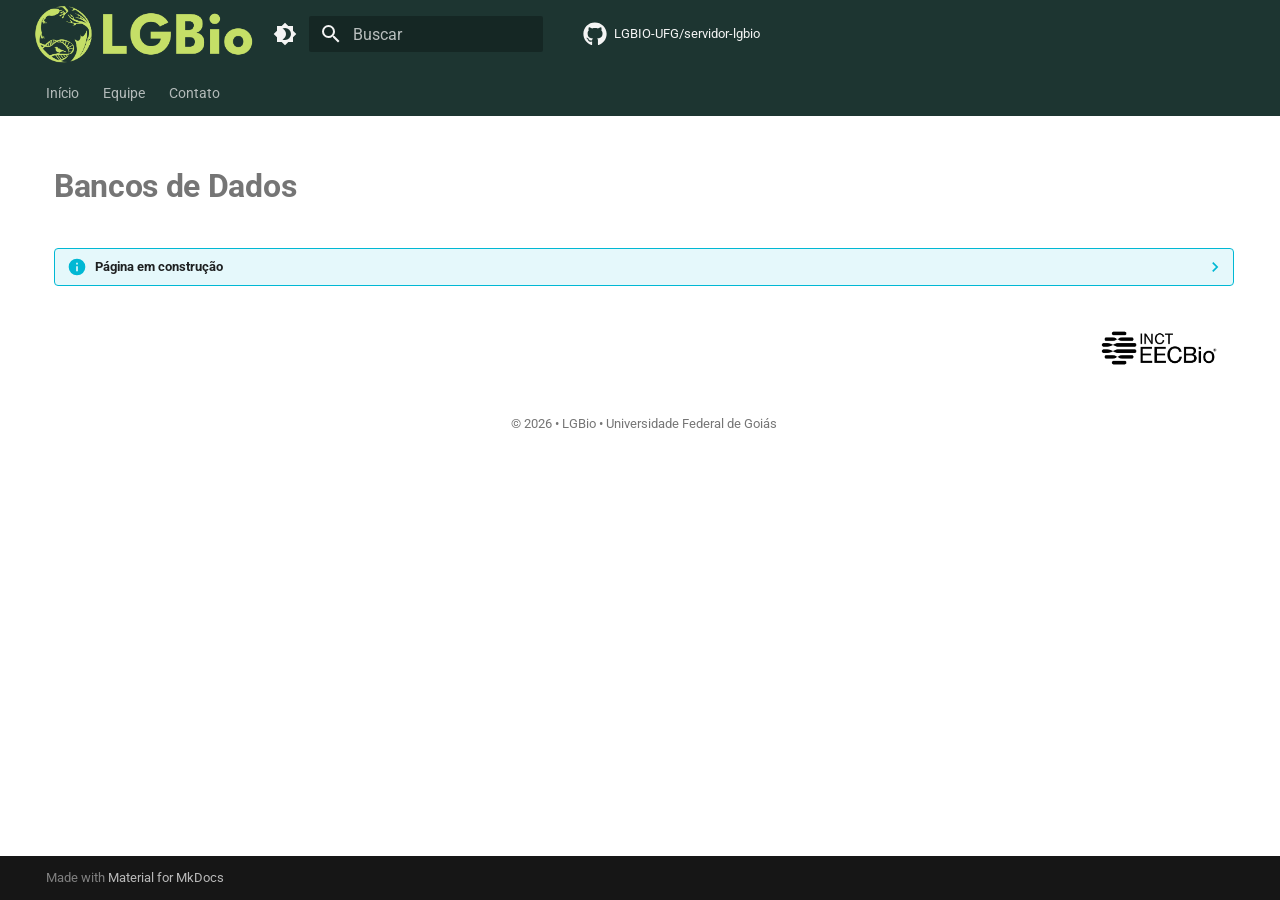
<file: bancos_de_dados/index_bancos_de_dados.html>
<!doctype html>
<html lang="pt" class="no-js">
  <head>
    
      <meta charset="utf-8">
      <meta name="viewport" content="width=device-width,initial-scale=1">
      
      
      
        <link rel="canonical" href="https://example.com/bancos_de_dados/index_bancos_de_dados.html">
      
      
      
      
        
      
      
      <link rel="icon" href="../assets/favicon.png">
      <meta name="generator" content="mkdocs-1.6.1, mkdocs-material-9.8.0">
    
    
      
        <title>Bancos de Dados - SERVIDOR LGBIO</title>
      
    
    
      <link rel="stylesheet" href="../assets/stylesheets/main.57a0d79d.min.css">
      
        
        <link rel="stylesheet" href="../assets/stylesheets/palette.fb2fffe2.min.css">
      
      


    
    
      
    
    
      
        
        
        <link rel="preconnect" href="https://fonts.gstatic.com" crossorigin>
        <link rel="stylesheet" href="https://fonts.googleapis.com/css?family=Roboto:300,300i,400,400i,700,700i%7CRoboto+Mono:400,400i,700,700i&display=fallback">
        <style>:root{--md-text-font:"Roboto";--md-code-font:"Roboto Mono"}</style>
      
    
    
      <link rel="stylesheet" href="../stylesheets/extra.css">
    
    <script>__md_scope=new URL("..",location),__md_hash=e=>[...e].reduce(((e,_)=>(e<<5)-e+_.charCodeAt(0)),0),__md_get=(e,_=localStorage,t=__md_scope)=>JSON.parse(_.getItem(t.pathname+"."+e)),__md_set=(e,_,t=localStorage,a=__md_scope)=>{try{t.setItem(a.pathname+"."+e,JSON.stringify(_))}catch(e){}}</script>
    
      

    
    
  </head>
  
  
    
    
      
    
    
    
    
    <body dir="ltr" data-md-color-scheme="default" data-md-color-primary="custom" data-md-color-accent="custom">
  
    
    <input class="md-toggle" data-md-toggle="drawer" type="checkbox" id="__drawer" autocomplete="off">
    <input class="md-toggle" data-md-toggle="search" type="checkbox" id="__search" autocomplete="off">
    <label class="md-overlay" for="__drawer"></label>
    <div data-md-component="skip">
      
        
        <a href="#bancos-de-dados" class="md-skip">
          Pular para conteúdo
        </a>
      
    </div>
    <div data-md-component="announce">
      
    </div>
    
    
      

<header class="md-header" data-md-component="header">
  <nav class="md-header__inner md-grid" aria-label="Cabeçalho">
    <a href="../index.html" title="SERVIDOR LGBIO" class="md-header__button md-logo" aria-label="SERVIDOR LGBIO" data-md-component="logo">
      
  <img src="../assets/logo.png" alt="logo">

    </a>
    <label class="md-header__button md-icon" for="__drawer">
      
      <svg xmlns="http://www.w3.org/2000/svg" viewBox="0 0 24 24"><path d="M3 6h18v2H3zm0 5h18v2H3zm0 5h18v2H3z"/></svg>
    </label>
    <div class="md-header__title" data-md-component="header-title">
      <div class="md-header__ellipsis">
        <div class="md-header__topic">
          <span class="md-ellipsis">
            SERVIDOR LGBIO
          </span>
        </div>
        <div class="md-header__topic" data-md-component="header-topic">
          <span class="md-ellipsis">
            
              Bancos de Dados
            
          </span>
        </div>
      </div>
    </div>
    
      
        <form class="md-header__option" data-md-component="palette">
  
    
    
    
    <input class="md-option" data-md-color-media="(prefers-color-scheme: light)" data-md-color-scheme="default" data-md-color-primary="custom" data-md-color-accent="custom"  aria-label="mudar para modo escuro"  type="radio" name="__palette" id="__palette_0">
    
      <label class="md-header__button md-icon" title="mudar para modo escuro" for="__palette_1" hidden>
        <svg xmlns="http://www.w3.org/2000/svg" viewBox="0 0 24 24"><path d="M12 18c-.89 0-1.74-.2-2.5-.55C11.56 16.5 13 14.42 13 12s-1.44-4.5-3.5-5.45C10.26 6.2 11.11 6 12 6a6 6 0 0 1 6 6 6 6 0 0 1-6 6m8-9.31V4h-4.69L12 .69 8.69 4H4v4.69L.69 12 4 15.31V20h4.69L12 23.31 15.31 20H20v-4.69L23.31 12z"/></svg>
      </label>
    
  
    
    
    
    <input class="md-option" data-md-color-media="(prefers-color-scheme: dark)" data-md-color-scheme="slate" data-md-color-primary="custom" data-md-color-accent="custom"  aria-label="mudar para modo claro"  type="radio" name="__palette" id="__palette_1">
    
      <label class="md-header__button md-icon" title="mudar para modo claro" for="__palette_0" hidden>
        <svg xmlns="http://www.w3.org/2000/svg" viewBox="0 0 24 24"><path d="M12 8a4 4 0 0 0-4 4 4 4 0 0 0 4 4 4 4 0 0 0 4-4 4 4 0 0 0-4-4m0 10a6 6 0 0 1-6-6 6 6 0 0 1 6-6 6 6 0 0 1 6 6 6 6 0 0 1-6 6m8-9.31V4h-4.69L12 .69 8.69 4H4v4.69L.69 12 4 15.31V20h4.69L12 23.31 15.31 20H20v-4.69L23.31 12z"/></svg>
      </label>
    
  
</form>
      
    
    
      <script>var palette=__md_get("__palette");if(palette&&palette.color){if("(prefers-color-scheme)"===palette.color.media){var media=matchMedia("(prefers-color-scheme: light)"),input=document.querySelector(media.matches?"[data-md-color-media='(prefers-color-scheme: light)']":"[data-md-color-media='(prefers-color-scheme: dark)']");palette.color.media=input.getAttribute("data-md-color-media"),palette.color.scheme=input.getAttribute("data-md-color-scheme"),palette.color.primary=input.getAttribute("data-md-color-primary"),palette.color.accent=input.getAttribute("data-md-color-accent")}for(var[key,value]of Object.entries(palette.color))document.body.setAttribute("data-md-color-"+key,value)}</script>
    
    
    
      
      
        <label class="md-header__button md-icon" for="__search">
          
          <svg xmlns="http://www.w3.org/2000/svg" viewBox="0 0 24 24"><path d="M9.5 3A6.5 6.5 0 0 1 16 9.5c0 1.61-.59 3.09-1.56 4.23l.27.27h.79l5 5-1.5 1.5-5-5v-.79l-.27-.27A6.52 6.52 0 0 1 9.5 16 6.5 6.5 0 0 1 3 9.5 6.5 6.5 0 0 1 9.5 3m0 2C7 5 5 7 5 9.5S7 14 9.5 14 14 12 14 9.5 12 5 9.5 5"/></svg>
        </label>
        <div class="md-search" data-md-component="search" role="dialog">
  <label class="md-search__overlay" for="__search"></label>
  <div class="md-search__inner" role="search">
    <form class="md-search__form" name="search">
      <input type="text" class="md-search__input" name="query" aria-label="Buscar" placeholder="Buscar" autocapitalize="off" autocorrect="off" autocomplete="off" spellcheck="false" data-md-component="search-query" required>
      <label class="md-search__icon md-icon" for="__search">
        
        <svg xmlns="http://www.w3.org/2000/svg" viewBox="0 0 24 24"><path d="M9.5 3A6.5 6.5 0 0 1 16 9.5c0 1.61-.59 3.09-1.56 4.23l.27.27h.79l5 5-1.5 1.5-5-5v-.79l-.27-.27A6.52 6.52 0 0 1 9.5 16 6.5 6.5 0 0 1 3 9.5 6.5 6.5 0 0 1 9.5 3m0 2C7 5 5 7 5 9.5S7 14 9.5 14 14 12 14 9.5 12 5 9.5 5"/></svg>
        
        <svg xmlns="http://www.w3.org/2000/svg" viewBox="0 0 24 24"><path d="M20 11v2H8l5.5 5.5-1.42 1.42L4.16 12l7.92-7.92L13.5 5.5 8 11z"/></svg>
      </label>
      <nav class="md-search__options" aria-label="Pesquisar">
        
          <a href="javascript:void(0)" class="md-search__icon md-icon" title="Compartilhar" aria-label="Compartilhar" data-clipboard data-clipboard-text="" data-md-component="search-share" tabindex="-1">
            
            <svg xmlns="http://www.w3.org/2000/svg" viewBox="0 0 24 24"><path d="M18 16.08c-.76 0-1.44.3-1.96.77L8.91 12.7c.05-.23.09-.46.09-.7s-.04-.47-.09-.7l7.05-4.11c.54.5 1.25.81 2.04.81a3 3 0 0 0 3-3 3 3 0 0 0-3-3 3 3 0 0 0-3 3c0 .24.04.47.09.7L8.04 9.81C7.5 9.31 6.79 9 6 9a3 3 0 0 0-3 3 3 3 0 0 0 3 3c.79 0 1.5-.31 2.04-.81l7.12 4.15c-.05.21-.08.43-.08.66 0 1.61 1.31 2.91 2.92 2.91s2.92-1.3 2.92-2.91A2.92 2.92 0 0 0 18 16.08"/></svg>
          </a>
        
        <button type="reset" class="md-search__icon md-icon" title="Limpar" aria-label="Limpar" tabindex="-1">
          
          <svg xmlns="http://www.w3.org/2000/svg" viewBox="0 0 24 24"><path d="M19 6.41 17.59 5 12 10.59 6.41 5 5 6.41 10.59 12 5 17.59 6.41 19 12 13.41 17.59 19 19 17.59 13.41 12z"/></svg>
        </button>
      </nav>
      
        <div class="md-search__suggest" data-md-component="search-suggest"></div>
      
    </form>
    <div class="md-search__output">
      <div class="md-search__scrollwrap" tabindex="0" data-md-scrollfix>
        <div class="md-search-result" data-md-component="search-result">
          <div class="md-search-result__meta">
            Inicializando busca
          </div>
          <ol class="md-search-result__list" role="presentation"></ol>
        </div>
      </div>
    </div>
  </div>
</div>
      
    
    
      <div class="md-header__source">
        <a href="https://github.com/LGBIO-UFG/servidor-lgbio" title="Ir para repositório" class="md-source" data-md-component="source">
  <div class="md-source__icon md-icon">
    
    <svg xmlns="http://www.w3.org/2000/svg" viewBox="0 0 512 512"><!--! Font Awesome Free 7.1.0 by @fontawesome - https://fontawesome.com License - https://fontawesome.com/license/free (Icons: CC BY 4.0, Fonts: SIL OFL 1.1, Code: MIT License) Copyright 2025 Fonticons, Inc.--><path d="M173.9 397.4c0 2-2.3 3.6-5.2 3.6-3.3.3-5.6-1.3-5.6-3.6 0-2 2.3-3.6 5.2-3.6 3-.3 5.6 1.3 5.6 3.6m-31.1-4.5c-.7 2 1.3 4.3 4.3 4.9 2.6 1 5.6 0 6.2-2s-1.3-4.3-4.3-5.2c-2.6-.7-5.5.3-6.2 2.3m44.2-1.7c-2.9.7-4.9 2.6-4.6 4.9.3 2 2.9 3.3 5.9 2.6 2.9-.7 4.9-2.6 4.6-4.6-.3-1.9-3-3.2-5.9-2.9M252.8 8C114.1 8 8 113.3 8 252c0 110.9 69.8 205.8 169.5 239.2 12.8 2.3 17.3-5.6 17.3-12.1 0-6.2-.3-40.4-.3-61.4 0 0-70 15-84.7-29.8 0 0-11.4-29.1-27.8-36.6 0 0-22.9-15.7 1.6-15.4 0 0 24.9 2 38.6 25.8 21.9 38.6 58.6 27.5 72.9 20.9 2.3-16 8.8-27.1 16-33.7-55.9-6.2-112.3-14.3-112.3-110.5 0-27.5 7.6-41.3 23.6-58.9-2.6-6.5-11.1-33.3 2.6-67.9 20.9-6.5 69 27 69 27 20-5.6 41.5-8.5 62.8-8.5s42.8 2.9 62.8 8.5c0 0 48.1-33.6 69-27 13.7 34.7 5.2 61.4 2.6 67.9 16 17.7 25.8 31.5 25.8 58.9 0 96.5-58.9 104.2-114.8 110.5 9.2 7.9 17 22.9 17 46.4 0 33.7-.3 75.4-.3 83.6 0 6.5 4.6 14.4 17.3 12.1C436.2 457.8 504 362.9 504 252 504 113.3 391.5 8 252.8 8M105.2 352.9c-1.3 1-1 3.3.7 5.2 1.6 1.6 3.9 2.3 5.2 1 1.3-1 1-3.3-.7-5.2-1.6-1.6-3.9-2.3-5.2-1m-10.8-8.1c-.7 1.3.3 2.9 2.3 3.9 1.6 1 3.6.7 4.3-.7.7-1.3-.3-2.9-2.3-3.9-2-.6-3.6-.3-4.3.7m32.4 35.6c-1.6 1.3-1 4.3 1.3 6.2 2.3 2.3 5.2 2.6 6.5 1 1.3-1.3.7-4.3-1.3-6.2-2.2-2.3-5.2-2.6-6.5-1m-11.4-14.7c-1.6 1-1.6 3.6 0 5.9s4.3 3.3 5.6 2.3c1.6-1.3 1.6-3.9 0-6.2-1.4-2.3-4-3.3-5.6-2"/></svg>
  </div>
  <div class="md-source__repository">
    LGBIO-UFG/servidor-lgbio
  </div>
</a>
      </div>
    
  </nav>
  
</header>
    
    <div class="md-container" data-md-component="container">
      
      
        
          
            
<nav class="md-tabs" aria-label="Abas" data-md-component="tabs">
  <div class="md-grid">
    <ul class="md-tabs__list">
      
        
  
  
  
  
    <li class="md-tabs__item">
      <a href="../index.html" class="md-tabs__link">
        
  
  
    
  
  Início

      </a>
    </li>
  

      
        
  
  
  
  
    <li class="md-tabs__item">
      <a href="../index_equipe.html" class="md-tabs__link">
        
  
  
    
  
  Equipe

      </a>
    </li>
  

      
        
  
  
  
  
    <li class="md-tabs__item">
      <a href="../index_contato.html" class="md-tabs__link">
        
  
  
    
  
  Contato

      </a>
    </li>
  

      
    </ul>
  </div>
</nav>
          
        
      
      <main class="md-main" data-md-component="main">
        <div class="md-main__inner md-grid">
          
            
              
              <div class="md-sidebar md-sidebar--primary" data-md-component="sidebar" data-md-type="navigation" >
                <div class="md-sidebar__scrollwrap">
                  <div class="md-sidebar__inner">
                    


  


  

<nav class="md-nav md-nav--primary md-nav--lifted md-nav--integrated" aria-label="Navegação" data-md-level="0">
  <label class="md-nav__title" for="__drawer">
    <a href="../index.html" title="SERVIDOR LGBIO" class="md-nav__button md-logo" aria-label="SERVIDOR LGBIO" data-md-component="logo">
      
  <img src="../assets/logo.png" alt="logo">

    </a>
    SERVIDOR LGBIO
  </label>
  
    <div class="md-nav__source">
      <a href="https://github.com/LGBIO-UFG/servidor-lgbio" title="Ir para repositório" class="md-source" data-md-component="source">
  <div class="md-source__icon md-icon">
    
    <svg xmlns="http://www.w3.org/2000/svg" viewBox="0 0 512 512"><!--! Font Awesome Free 7.1.0 by @fontawesome - https://fontawesome.com License - https://fontawesome.com/license/free (Icons: CC BY 4.0, Fonts: SIL OFL 1.1, Code: MIT License) Copyright 2025 Fonticons, Inc.--><path d="M173.9 397.4c0 2-2.3 3.6-5.2 3.6-3.3.3-5.6-1.3-5.6-3.6 0-2 2.3-3.6 5.2-3.6 3-.3 5.6 1.3 5.6 3.6m-31.1-4.5c-.7 2 1.3 4.3 4.3 4.9 2.6 1 5.6 0 6.2-2s-1.3-4.3-4.3-5.2c-2.6-.7-5.5.3-6.2 2.3m44.2-1.7c-2.9.7-4.9 2.6-4.6 4.9.3 2 2.9 3.3 5.9 2.6 2.9-.7 4.9-2.6 4.6-4.6-.3-1.9-3-3.2-5.9-2.9M252.8 8C114.1 8 8 113.3 8 252c0 110.9 69.8 205.8 169.5 239.2 12.8 2.3 17.3-5.6 17.3-12.1 0-6.2-.3-40.4-.3-61.4 0 0-70 15-84.7-29.8 0 0-11.4-29.1-27.8-36.6 0 0-22.9-15.7 1.6-15.4 0 0 24.9 2 38.6 25.8 21.9 38.6 58.6 27.5 72.9 20.9 2.3-16 8.8-27.1 16-33.7-55.9-6.2-112.3-14.3-112.3-110.5 0-27.5 7.6-41.3 23.6-58.9-2.6-6.5-11.1-33.3 2.6-67.9 20.9-6.5 69 27 69 27 20-5.6 41.5-8.5 62.8-8.5s42.8 2.9 62.8 8.5c0 0 48.1-33.6 69-27 13.7 34.7 5.2 61.4 2.6 67.9 16 17.7 25.8 31.5 25.8 58.9 0 96.5-58.9 104.2-114.8 110.5 9.2 7.9 17 22.9 17 46.4 0 33.7-.3 75.4-.3 83.6 0 6.5 4.6 14.4 17.3 12.1C436.2 457.8 504 362.9 504 252 504 113.3 391.5 8 252.8 8M105.2 352.9c-1.3 1-1 3.3.7 5.2 1.6 1.6 3.9 2.3 5.2 1 1.3-1 1-3.3-.7-5.2-1.6-1.6-3.9-2.3-5.2-1m-10.8-8.1c-.7 1.3.3 2.9 2.3 3.9 1.6 1 3.6.7 4.3-.7.7-1.3-.3-2.9-2.3-3.9-2-.6-3.6-.3-4.3.7m32.4 35.6c-1.6 1.3-1 4.3 1.3 6.2 2.3 2.3 5.2 2.6 6.5 1 1.3-1.3.7-4.3-1.3-6.2-2.2-2.3-5.2-2.6-6.5-1m-11.4-14.7c-1.6 1-1.6 3.6 0 5.9s4.3 3.3 5.6 2.3c1.6-1.3 1.6-3.9 0-6.2-1.4-2.3-4-3.3-5.6-2"/></svg>
  </div>
  <div class="md-source__repository">
    LGBIO-UFG/servidor-lgbio
  </div>
</a>
    </div>
  
  <ul class="md-nav__list" data-md-scrollfix>
    
      
      
  
  
  
  
    <li class="md-nav__item">
      <a href="../index.html" class="md-nav__link">
        
  
  
  <span class="md-ellipsis">
    
  
    Início
  

    
  </span>
  
  

      </a>
    </li>
  

    
      
      
  
  
  
  
    <li class="md-nav__item">
      <a href="../index_equipe.html" class="md-nav__link">
        
  
  
  <span class="md-ellipsis">
    
  
    Equipe
  

    
  </span>
  
  

      </a>
    </li>
  

    
      
      
  
  
  
  
    <li class="md-nav__item">
      <a href="../index_contato.html" class="md-nav__link">
        
  
  
  <span class="md-ellipsis">
    
  
    Contato
  

    
  </span>
  
  

      </a>
    </li>
  

    
  </ul>
</nav>
                  </div>
                </div>
              </div>
            
            
          
          
            <div class="md-content" data-md-component="content">
              
              <article class="md-content__inner md-typeset">
                
                  


  
  


<h1 id="bancos-de-dados"><strong>Bancos de Dados</strong><a class="headerlink" href="#bancos-de-dados" title="Permanent link">&para;</a></h1>
<details class="info">
<summary>Página em construção</summary>
</details>
<p align="right">
    <img src="/assets/images/eecbio_menor.png" alt="INCT EECBio" width="150">
</p>

<p style="text-align: center; font-size: 0.8em; color: var(--md-default-fg-color--light);">
© 2026 • LGBio • Universidade Federal de Goiás
</p>












                
              </article>
            </div>
          
          
  <script>var tabs=__md_get("__tabs");if(Array.isArray(tabs))e:for(var set of document.querySelectorAll(".tabbed-set")){var labels=set.querySelector(".tabbed-labels");for(var tab of tabs)for(var label of labels.getElementsByTagName("label"))if(label.innerText.trim()===tab){var input=document.getElementById(label.htmlFor);input.checked=!0;continue e}}</script>

<script>var target=document.getElementById(location.hash.slice(1));target&&target.name&&(target.checked=target.name.startsWith("__tabbed_"))</script>
        </div>
        
          <button type="button" class="md-top md-icon" data-md-component="top" hidden>
  
  <svg xmlns="http://www.w3.org/2000/svg" viewBox="0 0 24 24"><path d="M13 20h-2V8l-5.5 5.5-1.42-1.42L12 4.16l7.92 7.92-1.42 1.42L13 8z"/></svg>
  Voltar para o topo
</button>
        
      </main>
      
        <footer class="md-footer">
  
  <div class="md-footer-meta md-typeset">
    <div class="md-footer-meta__inner md-grid">
      <div class="md-copyright">
  
  
    Made with
    <a href="https://squidfunk.github.io/mkdocs-material/" target="_blank" rel="noopener">
      Material for MkDocs
    </a>
  
</div>
      
    </div>
  </div>
</footer>
      
    </div>
    <div class="md-dialog" data-md-component="dialog">
      <div class="md-dialog__inner md-typeset"></div>
    </div>
    
    
    
      
      
      <script id="__config" type="application/json">{"annotate": null, "base": "..", "features": ["navigation.tabs", "navigation.top", "search.highlight", "search.suggest", "search.share", "content.code.copy", "content.tabs.link", "toc.integrate"], "search": "../assets/javascripts/workers/search.a7633da7.min.js", "tags": null, "translations": {"clipboard.copied": "Copiado para \u00e1rea de transfer\u00eancia", "clipboard.copy": "Copiar para \u00e1rea de transfer\u00eancia", "search.result.more.one": "mais 1 nesta p\u00e1gina", "search.result.more.other": "# mais nesta p\u00e1gina", "search.result.none": "Nenhum documento encontrado", "search.result.one": "1 documento encontrado", "search.result.other": "# documentos encontrados", "search.result.placeholder": "Digite para iniciar a busca", "search.result.term.missing": "Ausente", "select.version": "Selecione a vers\u00e3o"}, "version": null}</script>
    
    
      <script src="../assets/javascripts/bundle.c21346df.min.js"></script>
      
    
  </body>
</html>
</file>
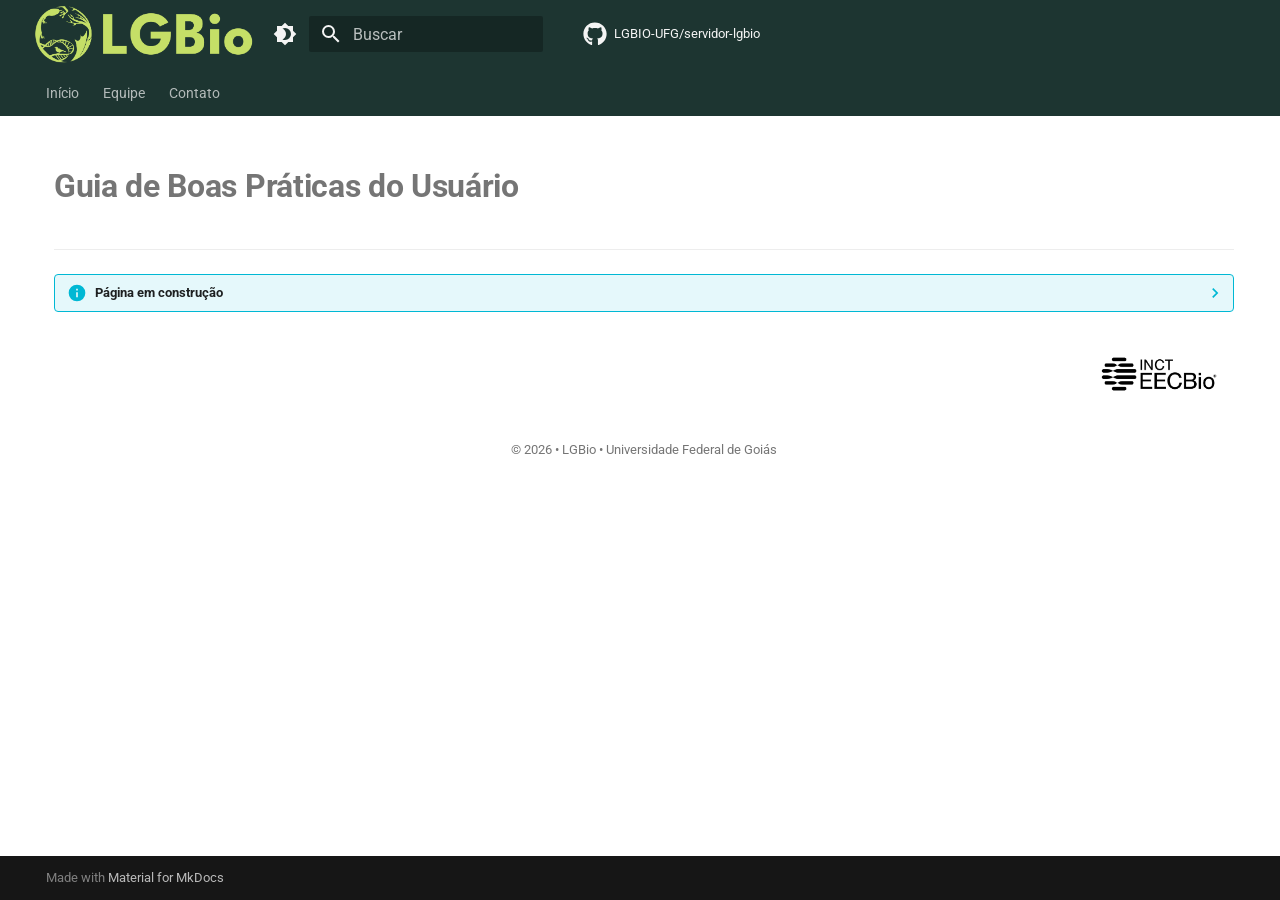
<file: boas_praticas/index_boas_praticas.html>
<!doctype html>
<html lang="pt" class="no-js">
  <head>
    
      <meta charset="utf-8">
      <meta name="viewport" content="width=device-width,initial-scale=1">
      
      
      
        <link rel="canonical" href="https://example.com/boas_praticas/index_boas_praticas.html">
      
      
      
      
        
      
      
      <link rel="icon" href="../assets/favicon.png">
      <meta name="generator" content="mkdocs-1.6.1, mkdocs-material-9.8.0">
    
    
      
        <title>Guia de Boas Práticas do Usuário - SERVIDOR LGBIO</title>
      
    
    
      <link rel="stylesheet" href="../assets/stylesheets/main.57a0d79d.min.css">
      
        
        <link rel="stylesheet" href="../assets/stylesheets/palette.fb2fffe2.min.css">
      
      


    
    
      
    
    
      
        
        
        <link rel="preconnect" href="https://fonts.gstatic.com" crossorigin>
        <link rel="stylesheet" href="https://fonts.googleapis.com/css?family=Roboto:300,300i,400,400i,700,700i%7CRoboto+Mono:400,400i,700,700i&display=fallback">
        <style>:root{--md-text-font:"Roboto";--md-code-font:"Roboto Mono"}</style>
      
    
    
      <link rel="stylesheet" href="../stylesheets/extra.css">
    
    <script>__md_scope=new URL("..",location),__md_hash=e=>[...e].reduce(((e,_)=>(e<<5)-e+_.charCodeAt(0)),0),__md_get=(e,_=localStorage,t=__md_scope)=>JSON.parse(_.getItem(t.pathname+"."+e)),__md_set=(e,_,t=localStorage,a=__md_scope)=>{try{t.setItem(a.pathname+"."+e,JSON.stringify(_))}catch(e){}}</script>
    
      

    
    
  </head>
  
  
    
    
      
    
    
    
    
    <body dir="ltr" data-md-color-scheme="default" data-md-color-primary="custom" data-md-color-accent="custom">
  
    
    <input class="md-toggle" data-md-toggle="drawer" type="checkbox" id="__drawer" autocomplete="off">
    <input class="md-toggle" data-md-toggle="search" type="checkbox" id="__search" autocomplete="off">
    <label class="md-overlay" for="__drawer"></label>
    <div data-md-component="skip">
      
        
        <a href="#guia-de-boas-praticas-do-usuario" class="md-skip">
          Pular para conteúdo
        </a>
      
    </div>
    <div data-md-component="announce">
      
    </div>
    
    
      

<header class="md-header" data-md-component="header">
  <nav class="md-header__inner md-grid" aria-label="Cabeçalho">
    <a href="../index.html" title="SERVIDOR LGBIO" class="md-header__button md-logo" aria-label="SERVIDOR LGBIO" data-md-component="logo">
      
  <img src="../assets/logo.png" alt="logo">

    </a>
    <label class="md-header__button md-icon" for="__drawer">
      
      <svg xmlns="http://www.w3.org/2000/svg" viewBox="0 0 24 24"><path d="M3 6h18v2H3zm0 5h18v2H3zm0 5h18v2H3z"/></svg>
    </label>
    <div class="md-header__title" data-md-component="header-title">
      <div class="md-header__ellipsis">
        <div class="md-header__topic">
          <span class="md-ellipsis">
            SERVIDOR LGBIO
          </span>
        </div>
        <div class="md-header__topic" data-md-component="header-topic">
          <span class="md-ellipsis">
            
              Guia de Boas Práticas do Usuário
            
          </span>
        </div>
      </div>
    </div>
    
      
        <form class="md-header__option" data-md-component="palette">
  
    
    
    
    <input class="md-option" data-md-color-media="(prefers-color-scheme: light)" data-md-color-scheme="default" data-md-color-primary="custom" data-md-color-accent="custom"  aria-label="mudar para modo escuro"  type="radio" name="__palette" id="__palette_0">
    
      <label class="md-header__button md-icon" title="mudar para modo escuro" for="__palette_1" hidden>
        <svg xmlns="http://www.w3.org/2000/svg" viewBox="0 0 24 24"><path d="M12 18c-.89 0-1.74-.2-2.5-.55C11.56 16.5 13 14.42 13 12s-1.44-4.5-3.5-5.45C10.26 6.2 11.11 6 12 6a6 6 0 0 1 6 6 6 6 0 0 1-6 6m8-9.31V4h-4.69L12 .69 8.69 4H4v4.69L.69 12 4 15.31V20h4.69L12 23.31 15.31 20H20v-4.69L23.31 12z"/></svg>
      </label>
    
  
    
    
    
    <input class="md-option" data-md-color-media="(prefers-color-scheme: dark)" data-md-color-scheme="slate" data-md-color-primary="custom" data-md-color-accent="custom"  aria-label="mudar para modo claro"  type="radio" name="__palette" id="__palette_1">
    
      <label class="md-header__button md-icon" title="mudar para modo claro" for="__palette_0" hidden>
        <svg xmlns="http://www.w3.org/2000/svg" viewBox="0 0 24 24"><path d="M12 8a4 4 0 0 0-4 4 4 4 0 0 0 4 4 4 4 0 0 0 4-4 4 4 0 0 0-4-4m0 10a6 6 0 0 1-6-6 6 6 0 0 1 6-6 6 6 0 0 1 6 6 6 6 0 0 1-6 6m8-9.31V4h-4.69L12 .69 8.69 4H4v4.69L.69 12 4 15.31V20h4.69L12 23.31 15.31 20H20v-4.69L23.31 12z"/></svg>
      </label>
    
  
</form>
      
    
    
      <script>var palette=__md_get("__palette");if(palette&&palette.color){if("(prefers-color-scheme)"===palette.color.media){var media=matchMedia("(prefers-color-scheme: light)"),input=document.querySelector(media.matches?"[data-md-color-media='(prefers-color-scheme: light)']":"[data-md-color-media='(prefers-color-scheme: dark)']");palette.color.media=input.getAttribute("data-md-color-media"),palette.color.scheme=input.getAttribute("data-md-color-scheme"),palette.color.primary=input.getAttribute("data-md-color-primary"),palette.color.accent=input.getAttribute("data-md-color-accent")}for(var[key,value]of Object.entries(palette.color))document.body.setAttribute("data-md-color-"+key,value)}</script>
    
    
    
      
      
        <label class="md-header__button md-icon" for="__search">
          
          <svg xmlns="http://www.w3.org/2000/svg" viewBox="0 0 24 24"><path d="M9.5 3A6.5 6.5 0 0 1 16 9.5c0 1.61-.59 3.09-1.56 4.23l.27.27h.79l5 5-1.5 1.5-5-5v-.79l-.27-.27A6.52 6.52 0 0 1 9.5 16 6.5 6.5 0 0 1 3 9.5 6.5 6.5 0 0 1 9.5 3m0 2C7 5 5 7 5 9.5S7 14 9.5 14 14 12 14 9.5 12 5 9.5 5"/></svg>
        </label>
        <div class="md-search" data-md-component="search" role="dialog">
  <label class="md-search__overlay" for="__search"></label>
  <div class="md-search__inner" role="search">
    <form class="md-search__form" name="search">
      <input type="text" class="md-search__input" name="query" aria-label="Buscar" placeholder="Buscar" autocapitalize="off" autocorrect="off" autocomplete="off" spellcheck="false" data-md-component="search-query" required>
      <label class="md-search__icon md-icon" for="__search">
        
        <svg xmlns="http://www.w3.org/2000/svg" viewBox="0 0 24 24"><path d="M9.5 3A6.5 6.5 0 0 1 16 9.5c0 1.61-.59 3.09-1.56 4.23l.27.27h.79l5 5-1.5 1.5-5-5v-.79l-.27-.27A6.52 6.52 0 0 1 9.5 16 6.5 6.5 0 0 1 3 9.5 6.5 6.5 0 0 1 9.5 3m0 2C7 5 5 7 5 9.5S7 14 9.5 14 14 12 14 9.5 12 5 9.5 5"/></svg>
        
        <svg xmlns="http://www.w3.org/2000/svg" viewBox="0 0 24 24"><path d="M20 11v2H8l5.5 5.5-1.42 1.42L4.16 12l7.92-7.92L13.5 5.5 8 11z"/></svg>
      </label>
      <nav class="md-search__options" aria-label="Pesquisar">
        
          <a href="javascript:void(0)" class="md-search__icon md-icon" title="Compartilhar" aria-label="Compartilhar" data-clipboard data-clipboard-text="" data-md-component="search-share" tabindex="-1">
            
            <svg xmlns="http://www.w3.org/2000/svg" viewBox="0 0 24 24"><path d="M18 16.08c-.76 0-1.44.3-1.96.77L8.91 12.7c.05-.23.09-.46.09-.7s-.04-.47-.09-.7l7.05-4.11c.54.5 1.25.81 2.04.81a3 3 0 0 0 3-3 3 3 0 0 0-3-3 3 3 0 0 0-3 3c0 .24.04.47.09.7L8.04 9.81C7.5 9.31 6.79 9 6 9a3 3 0 0 0-3 3 3 3 0 0 0 3 3c.79 0 1.5-.31 2.04-.81l7.12 4.15c-.05.21-.08.43-.08.66 0 1.61 1.31 2.91 2.92 2.91s2.92-1.3 2.92-2.91A2.92 2.92 0 0 0 18 16.08"/></svg>
          </a>
        
        <button type="reset" class="md-search__icon md-icon" title="Limpar" aria-label="Limpar" tabindex="-1">
          
          <svg xmlns="http://www.w3.org/2000/svg" viewBox="0 0 24 24"><path d="M19 6.41 17.59 5 12 10.59 6.41 5 5 6.41 10.59 12 5 17.59 6.41 19 12 13.41 17.59 19 19 17.59 13.41 12z"/></svg>
        </button>
      </nav>
      
        <div class="md-search__suggest" data-md-component="search-suggest"></div>
      
    </form>
    <div class="md-search__output">
      <div class="md-search__scrollwrap" tabindex="0" data-md-scrollfix>
        <div class="md-search-result" data-md-component="search-result">
          <div class="md-search-result__meta">
            Inicializando busca
          </div>
          <ol class="md-search-result__list" role="presentation"></ol>
        </div>
      </div>
    </div>
  </div>
</div>
      
    
    
      <div class="md-header__source">
        <a href="https://github.com/LGBIO-UFG/servidor-lgbio" title="Ir para repositório" class="md-source" data-md-component="source">
  <div class="md-source__icon md-icon">
    
    <svg xmlns="http://www.w3.org/2000/svg" viewBox="0 0 512 512"><!--! Font Awesome Free 7.1.0 by @fontawesome - https://fontawesome.com License - https://fontawesome.com/license/free (Icons: CC BY 4.0, Fonts: SIL OFL 1.1, Code: MIT License) Copyright 2025 Fonticons, Inc.--><path d="M173.9 397.4c0 2-2.3 3.6-5.2 3.6-3.3.3-5.6-1.3-5.6-3.6 0-2 2.3-3.6 5.2-3.6 3-.3 5.6 1.3 5.6 3.6m-31.1-4.5c-.7 2 1.3 4.3 4.3 4.9 2.6 1 5.6 0 6.2-2s-1.3-4.3-4.3-5.2c-2.6-.7-5.5.3-6.2 2.3m44.2-1.7c-2.9.7-4.9 2.6-4.6 4.9.3 2 2.9 3.3 5.9 2.6 2.9-.7 4.9-2.6 4.6-4.6-.3-1.9-3-3.2-5.9-2.9M252.8 8C114.1 8 8 113.3 8 252c0 110.9 69.8 205.8 169.5 239.2 12.8 2.3 17.3-5.6 17.3-12.1 0-6.2-.3-40.4-.3-61.4 0 0-70 15-84.7-29.8 0 0-11.4-29.1-27.8-36.6 0 0-22.9-15.7 1.6-15.4 0 0 24.9 2 38.6 25.8 21.9 38.6 58.6 27.5 72.9 20.9 2.3-16 8.8-27.1 16-33.7-55.9-6.2-112.3-14.3-112.3-110.5 0-27.5 7.6-41.3 23.6-58.9-2.6-6.5-11.1-33.3 2.6-67.9 20.9-6.5 69 27 69 27 20-5.6 41.5-8.5 62.8-8.5s42.8 2.9 62.8 8.5c0 0 48.1-33.6 69-27 13.7 34.7 5.2 61.4 2.6 67.9 16 17.7 25.8 31.5 25.8 58.9 0 96.5-58.9 104.2-114.8 110.5 9.2 7.9 17 22.9 17 46.4 0 33.7-.3 75.4-.3 83.6 0 6.5 4.6 14.4 17.3 12.1C436.2 457.8 504 362.9 504 252 504 113.3 391.5 8 252.8 8M105.2 352.9c-1.3 1-1 3.3.7 5.2 1.6 1.6 3.9 2.3 5.2 1 1.3-1 1-3.3-.7-5.2-1.6-1.6-3.9-2.3-5.2-1m-10.8-8.1c-.7 1.3.3 2.9 2.3 3.9 1.6 1 3.6.7 4.3-.7.7-1.3-.3-2.9-2.3-3.9-2-.6-3.6-.3-4.3.7m32.4 35.6c-1.6 1.3-1 4.3 1.3 6.2 2.3 2.3 5.2 2.6 6.5 1 1.3-1.3.7-4.3-1.3-6.2-2.2-2.3-5.2-2.6-6.5-1m-11.4-14.7c-1.6 1-1.6 3.6 0 5.9s4.3 3.3 5.6 2.3c1.6-1.3 1.6-3.9 0-6.2-1.4-2.3-4-3.3-5.6-2"/></svg>
  </div>
  <div class="md-source__repository">
    LGBIO-UFG/servidor-lgbio
  </div>
</a>
      </div>
    
  </nav>
  
</header>
    
    <div class="md-container" data-md-component="container">
      
      
        
          
            
<nav class="md-tabs" aria-label="Abas" data-md-component="tabs">
  <div class="md-grid">
    <ul class="md-tabs__list">
      
        
  
  
  
  
    <li class="md-tabs__item">
      <a href="../index.html" class="md-tabs__link">
        
  
  
    
  
  Início

      </a>
    </li>
  

      
        
  
  
  
  
    <li class="md-tabs__item">
      <a href="../index_equipe.html" class="md-tabs__link">
        
  
  
    
  
  Equipe

      </a>
    </li>
  

      
        
  
  
  
  
    <li class="md-tabs__item">
      <a href="../index_contato.html" class="md-tabs__link">
        
  
  
    
  
  Contato

      </a>
    </li>
  

      
    </ul>
  </div>
</nav>
          
        
      
      <main class="md-main" data-md-component="main">
        <div class="md-main__inner md-grid">
          
            
              
              <div class="md-sidebar md-sidebar--primary" data-md-component="sidebar" data-md-type="navigation" >
                <div class="md-sidebar__scrollwrap">
                  <div class="md-sidebar__inner">
                    


  


  

<nav class="md-nav md-nav--primary md-nav--lifted md-nav--integrated" aria-label="Navegação" data-md-level="0">
  <label class="md-nav__title" for="__drawer">
    <a href="../index.html" title="SERVIDOR LGBIO" class="md-nav__button md-logo" aria-label="SERVIDOR LGBIO" data-md-component="logo">
      
  <img src="../assets/logo.png" alt="logo">

    </a>
    SERVIDOR LGBIO
  </label>
  
    <div class="md-nav__source">
      <a href="https://github.com/LGBIO-UFG/servidor-lgbio" title="Ir para repositório" class="md-source" data-md-component="source">
  <div class="md-source__icon md-icon">
    
    <svg xmlns="http://www.w3.org/2000/svg" viewBox="0 0 512 512"><!--! Font Awesome Free 7.1.0 by @fontawesome - https://fontawesome.com License - https://fontawesome.com/license/free (Icons: CC BY 4.0, Fonts: SIL OFL 1.1, Code: MIT License) Copyright 2025 Fonticons, Inc.--><path d="M173.9 397.4c0 2-2.3 3.6-5.2 3.6-3.3.3-5.6-1.3-5.6-3.6 0-2 2.3-3.6 5.2-3.6 3-.3 5.6 1.3 5.6 3.6m-31.1-4.5c-.7 2 1.3 4.3 4.3 4.9 2.6 1 5.6 0 6.2-2s-1.3-4.3-4.3-5.2c-2.6-.7-5.5.3-6.2 2.3m44.2-1.7c-2.9.7-4.9 2.6-4.6 4.9.3 2 2.9 3.3 5.9 2.6 2.9-.7 4.9-2.6 4.6-4.6-.3-1.9-3-3.2-5.9-2.9M252.8 8C114.1 8 8 113.3 8 252c0 110.9 69.8 205.8 169.5 239.2 12.8 2.3 17.3-5.6 17.3-12.1 0-6.2-.3-40.4-.3-61.4 0 0-70 15-84.7-29.8 0 0-11.4-29.1-27.8-36.6 0 0-22.9-15.7 1.6-15.4 0 0 24.9 2 38.6 25.8 21.9 38.6 58.6 27.5 72.9 20.9 2.3-16 8.8-27.1 16-33.7-55.9-6.2-112.3-14.3-112.3-110.5 0-27.5 7.6-41.3 23.6-58.9-2.6-6.5-11.1-33.3 2.6-67.9 20.9-6.5 69 27 69 27 20-5.6 41.5-8.5 62.8-8.5s42.8 2.9 62.8 8.5c0 0 48.1-33.6 69-27 13.7 34.7 5.2 61.4 2.6 67.9 16 17.7 25.8 31.5 25.8 58.9 0 96.5-58.9 104.2-114.8 110.5 9.2 7.9 17 22.9 17 46.4 0 33.7-.3 75.4-.3 83.6 0 6.5 4.6 14.4 17.3 12.1C436.2 457.8 504 362.9 504 252 504 113.3 391.5 8 252.8 8M105.2 352.9c-1.3 1-1 3.3.7 5.2 1.6 1.6 3.9 2.3 5.2 1 1.3-1 1-3.3-.7-5.2-1.6-1.6-3.9-2.3-5.2-1m-10.8-8.1c-.7 1.3.3 2.9 2.3 3.9 1.6 1 3.6.7 4.3-.7.7-1.3-.3-2.9-2.3-3.9-2-.6-3.6-.3-4.3.7m32.4 35.6c-1.6 1.3-1 4.3 1.3 6.2 2.3 2.3 5.2 2.6 6.5 1 1.3-1.3.7-4.3-1.3-6.2-2.2-2.3-5.2-2.6-6.5-1m-11.4-14.7c-1.6 1-1.6 3.6 0 5.9s4.3 3.3 5.6 2.3c1.6-1.3 1.6-3.9 0-6.2-1.4-2.3-4-3.3-5.6-2"/></svg>
  </div>
  <div class="md-source__repository">
    LGBIO-UFG/servidor-lgbio
  </div>
</a>
    </div>
  
  <ul class="md-nav__list" data-md-scrollfix>
    
      
      
  
  
  
  
    <li class="md-nav__item">
      <a href="../index.html" class="md-nav__link">
        
  
  
  <span class="md-ellipsis">
    
  
    Início
  

    
  </span>
  
  

      </a>
    </li>
  

    
      
      
  
  
  
  
    <li class="md-nav__item">
      <a href="../index_equipe.html" class="md-nav__link">
        
  
  
  <span class="md-ellipsis">
    
  
    Equipe
  

    
  </span>
  
  

      </a>
    </li>
  

    
      
      
  
  
  
  
    <li class="md-nav__item">
      <a href="../index_contato.html" class="md-nav__link">
        
  
  
  <span class="md-ellipsis">
    
  
    Contato
  

    
  </span>
  
  

      </a>
    </li>
  

    
  </ul>
</nav>
                  </div>
                </div>
              </div>
            
            
          
          
            <div class="md-content" data-md-component="content">
              
              <article class="md-content__inner md-typeset">
                
                  


  
  


<h1 id="guia-de-boas-praticas-do-usuario"><strong>Guia de Boas Práticas do Usuário</strong><a class="headerlink" href="#guia-de-boas-praticas-do-usuario" title="Permanent link">&para;</a></h1>
<hr />
<details class="info">
<summary>Página em construção</summary>
</details>
<p align="right">
    <img src="/assets/images/eecbio_menor.png" alt="INCT EECBio" width="150">
</p>

<p style="text-align: center; font-size: 0.8em; color: var(--md-default-fg-color--light);">
© 2026 • LGBio • Universidade Federal de Goiás
</p>












                
              </article>
            </div>
          
          
  <script>var tabs=__md_get("__tabs");if(Array.isArray(tabs))e:for(var set of document.querySelectorAll(".tabbed-set")){var labels=set.querySelector(".tabbed-labels");for(var tab of tabs)for(var label of labels.getElementsByTagName("label"))if(label.innerText.trim()===tab){var input=document.getElementById(label.htmlFor);input.checked=!0;continue e}}</script>

<script>var target=document.getElementById(location.hash.slice(1));target&&target.name&&(target.checked=target.name.startsWith("__tabbed_"))</script>
        </div>
        
          <button type="button" class="md-top md-icon" data-md-component="top" hidden>
  
  <svg xmlns="http://www.w3.org/2000/svg" viewBox="0 0 24 24"><path d="M13 20h-2V8l-5.5 5.5-1.42-1.42L12 4.16l7.92 7.92-1.42 1.42L13 8z"/></svg>
  Voltar para o topo
</button>
        
      </main>
      
        <footer class="md-footer">
  
  <div class="md-footer-meta md-typeset">
    <div class="md-footer-meta__inner md-grid">
      <div class="md-copyright">
  
  
    Made with
    <a href="https://squidfunk.github.io/mkdocs-material/" target="_blank" rel="noopener">
      Material for MkDocs
    </a>
  
</div>
      
    </div>
  </div>
</footer>
      
    </div>
    <div class="md-dialog" data-md-component="dialog">
      <div class="md-dialog__inner md-typeset"></div>
    </div>
    
    
    
      
      
      <script id="__config" type="application/json">{"annotate": null, "base": "..", "features": ["navigation.tabs", "navigation.top", "search.highlight", "search.suggest", "search.share", "content.code.copy", "content.tabs.link", "toc.integrate"], "search": "../assets/javascripts/workers/search.a7633da7.min.js", "tags": null, "translations": {"clipboard.copied": "Copiado para \u00e1rea de transfer\u00eancia", "clipboard.copy": "Copiar para \u00e1rea de transfer\u00eancia", "search.result.more.one": "mais 1 nesta p\u00e1gina", "search.result.more.other": "# mais nesta p\u00e1gina", "search.result.none": "Nenhum documento encontrado", "search.result.one": "1 documento encontrado", "search.result.other": "# documentos encontrados", "search.result.placeholder": "Digite para iniciar a busca", "search.result.term.missing": "Ausente", "select.version": "Selecione a vers\u00e3o"}, "version": null}</script>
    
    
      <script src="../assets/javascripts/bundle.c21346df.min.js"></script>
      
    
  </body>
</html>
</file>
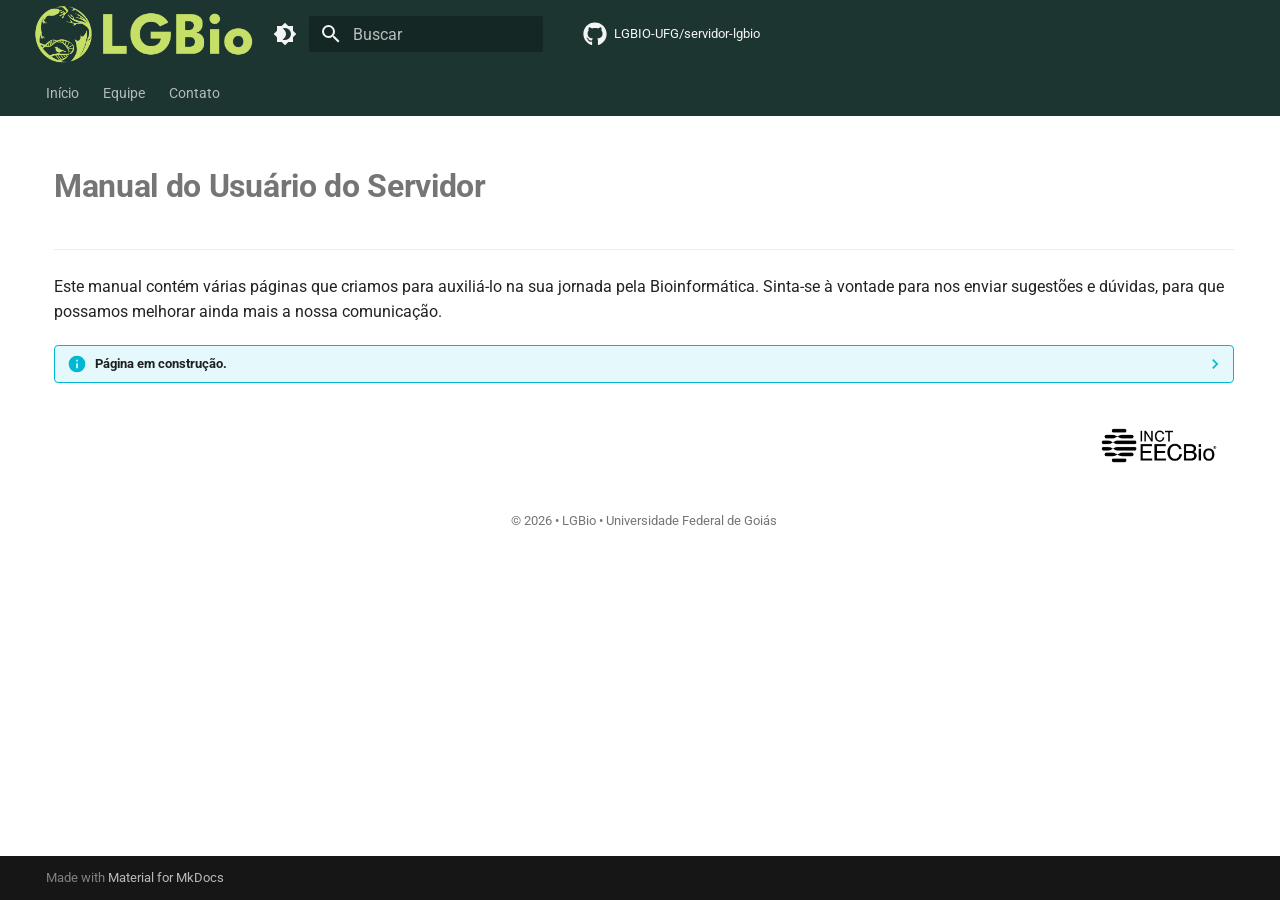
<file: manual/index_manual.html>
<!doctype html>
<html lang="pt" class="no-js">
  <head>
    
      <meta charset="utf-8">
      <meta name="viewport" content="width=device-width,initial-scale=1">
      
      
      
        <link rel="canonical" href="https://example.com/manual/index_manual.html">
      
      
      
      
        
      
      
      <link rel="icon" href="../assets/favicon.png">
      <meta name="generator" content="mkdocs-1.6.1, mkdocs-material-9.8.0">
    
    
      
        <title>Manual do Usuário do Servidor - SERVIDOR LGBIO</title>
      
    
    
      <link rel="stylesheet" href="../assets/stylesheets/main.57a0d79d.min.css">
      
        
        <link rel="stylesheet" href="../assets/stylesheets/palette.fb2fffe2.min.css">
      
      


    
    
      
    
    
      
        
        
        <link rel="preconnect" href="https://fonts.gstatic.com" crossorigin>
        <link rel="stylesheet" href="https://fonts.googleapis.com/css?family=Roboto:300,300i,400,400i,700,700i%7CRoboto+Mono:400,400i,700,700i&display=fallback">
        <style>:root{--md-text-font:"Roboto";--md-code-font:"Roboto Mono"}</style>
      
    
    
      <link rel="stylesheet" href="../stylesheets/extra.css">
    
    <script>__md_scope=new URL("..",location),__md_hash=e=>[...e].reduce(((e,_)=>(e<<5)-e+_.charCodeAt(0)),0),__md_get=(e,_=localStorage,t=__md_scope)=>JSON.parse(_.getItem(t.pathname+"."+e)),__md_set=(e,_,t=localStorage,a=__md_scope)=>{try{t.setItem(a.pathname+"."+e,JSON.stringify(_))}catch(e){}}</script>
    
      

    
    
  </head>
  
  
    
    
      
    
    
    
    
    <body dir="ltr" data-md-color-scheme="default" data-md-color-primary="custom" data-md-color-accent="custom">
  
    
    <input class="md-toggle" data-md-toggle="drawer" type="checkbox" id="__drawer" autocomplete="off">
    <input class="md-toggle" data-md-toggle="search" type="checkbox" id="__search" autocomplete="off">
    <label class="md-overlay" for="__drawer"></label>
    <div data-md-component="skip">
      
        
        <a href="#manual-do-usuario-do-servidor" class="md-skip">
          Pular para conteúdo
        </a>
      
    </div>
    <div data-md-component="announce">
      
    </div>
    
    
      

<header class="md-header" data-md-component="header">
  <nav class="md-header__inner md-grid" aria-label="Cabeçalho">
    <a href="../index.html" title="SERVIDOR LGBIO" class="md-header__button md-logo" aria-label="SERVIDOR LGBIO" data-md-component="logo">
      
  <img src="../assets/logo.png" alt="logo">

    </a>
    <label class="md-header__button md-icon" for="__drawer">
      
      <svg xmlns="http://www.w3.org/2000/svg" viewBox="0 0 24 24"><path d="M3 6h18v2H3zm0 5h18v2H3zm0 5h18v2H3z"/></svg>
    </label>
    <div class="md-header__title" data-md-component="header-title">
      <div class="md-header__ellipsis">
        <div class="md-header__topic">
          <span class="md-ellipsis">
            SERVIDOR LGBIO
          </span>
        </div>
        <div class="md-header__topic" data-md-component="header-topic">
          <span class="md-ellipsis">
            
              Manual do Usuário do Servidor
            
          </span>
        </div>
      </div>
    </div>
    
      
        <form class="md-header__option" data-md-component="palette">
  
    
    
    
    <input class="md-option" data-md-color-media="(prefers-color-scheme: light)" data-md-color-scheme="default" data-md-color-primary="custom" data-md-color-accent="custom"  aria-label="mudar para modo escuro"  type="radio" name="__palette" id="__palette_0">
    
      <label class="md-header__button md-icon" title="mudar para modo escuro" for="__palette_1" hidden>
        <svg xmlns="http://www.w3.org/2000/svg" viewBox="0 0 24 24"><path d="M12 18c-.89 0-1.74-.2-2.5-.55C11.56 16.5 13 14.42 13 12s-1.44-4.5-3.5-5.45C10.26 6.2 11.11 6 12 6a6 6 0 0 1 6 6 6 6 0 0 1-6 6m8-9.31V4h-4.69L12 .69 8.69 4H4v4.69L.69 12 4 15.31V20h4.69L12 23.31 15.31 20H20v-4.69L23.31 12z"/></svg>
      </label>
    
  
    
    
    
    <input class="md-option" data-md-color-media="(prefers-color-scheme: dark)" data-md-color-scheme="slate" data-md-color-primary="custom" data-md-color-accent="custom"  aria-label="mudar para modo claro"  type="radio" name="__palette" id="__palette_1">
    
      <label class="md-header__button md-icon" title="mudar para modo claro" for="__palette_0" hidden>
        <svg xmlns="http://www.w3.org/2000/svg" viewBox="0 0 24 24"><path d="M12 8a4 4 0 0 0-4 4 4 4 0 0 0 4 4 4 4 0 0 0 4-4 4 4 0 0 0-4-4m0 10a6 6 0 0 1-6-6 6 6 0 0 1 6-6 6 6 0 0 1 6 6 6 6 0 0 1-6 6m8-9.31V4h-4.69L12 .69 8.69 4H4v4.69L.69 12 4 15.31V20h4.69L12 23.31 15.31 20H20v-4.69L23.31 12z"/></svg>
      </label>
    
  
</form>
      
    
    
      <script>var palette=__md_get("__palette");if(palette&&palette.color){if("(prefers-color-scheme)"===palette.color.media){var media=matchMedia("(prefers-color-scheme: light)"),input=document.querySelector(media.matches?"[data-md-color-media='(prefers-color-scheme: light)']":"[data-md-color-media='(prefers-color-scheme: dark)']");palette.color.media=input.getAttribute("data-md-color-media"),palette.color.scheme=input.getAttribute("data-md-color-scheme"),palette.color.primary=input.getAttribute("data-md-color-primary"),palette.color.accent=input.getAttribute("data-md-color-accent")}for(var[key,value]of Object.entries(palette.color))document.body.setAttribute("data-md-color-"+key,value)}</script>
    
    
    
      
      
        <label class="md-header__button md-icon" for="__search">
          
          <svg xmlns="http://www.w3.org/2000/svg" viewBox="0 0 24 24"><path d="M9.5 3A6.5 6.5 0 0 1 16 9.5c0 1.61-.59 3.09-1.56 4.23l.27.27h.79l5 5-1.5 1.5-5-5v-.79l-.27-.27A6.52 6.52 0 0 1 9.5 16 6.5 6.5 0 0 1 3 9.5 6.5 6.5 0 0 1 9.5 3m0 2C7 5 5 7 5 9.5S7 14 9.5 14 14 12 14 9.5 12 5 9.5 5"/></svg>
        </label>
        <div class="md-search" data-md-component="search" role="dialog">
  <label class="md-search__overlay" for="__search"></label>
  <div class="md-search__inner" role="search">
    <form class="md-search__form" name="search">
      <input type="text" class="md-search__input" name="query" aria-label="Buscar" placeholder="Buscar" autocapitalize="off" autocorrect="off" autocomplete="off" spellcheck="false" data-md-component="search-query" required>
      <label class="md-search__icon md-icon" for="__search">
        
        <svg xmlns="http://www.w3.org/2000/svg" viewBox="0 0 24 24"><path d="M9.5 3A6.5 6.5 0 0 1 16 9.5c0 1.61-.59 3.09-1.56 4.23l.27.27h.79l5 5-1.5 1.5-5-5v-.79l-.27-.27A6.52 6.52 0 0 1 9.5 16 6.5 6.5 0 0 1 3 9.5 6.5 6.5 0 0 1 9.5 3m0 2C7 5 5 7 5 9.5S7 14 9.5 14 14 12 14 9.5 12 5 9.5 5"/></svg>
        
        <svg xmlns="http://www.w3.org/2000/svg" viewBox="0 0 24 24"><path d="M20 11v2H8l5.5 5.5-1.42 1.42L4.16 12l7.92-7.92L13.5 5.5 8 11z"/></svg>
      </label>
      <nav class="md-search__options" aria-label="Pesquisar">
        
          <a href="javascript:void(0)" class="md-search__icon md-icon" title="Compartilhar" aria-label="Compartilhar" data-clipboard data-clipboard-text="" data-md-component="search-share" tabindex="-1">
            
            <svg xmlns="http://www.w3.org/2000/svg" viewBox="0 0 24 24"><path d="M18 16.08c-.76 0-1.44.3-1.96.77L8.91 12.7c.05-.23.09-.46.09-.7s-.04-.47-.09-.7l7.05-4.11c.54.5 1.25.81 2.04.81a3 3 0 0 0 3-3 3 3 0 0 0-3-3 3 3 0 0 0-3 3c0 .24.04.47.09.7L8.04 9.81C7.5 9.31 6.79 9 6 9a3 3 0 0 0-3 3 3 3 0 0 0 3 3c.79 0 1.5-.31 2.04-.81l7.12 4.15c-.05.21-.08.43-.08.66 0 1.61 1.31 2.91 2.92 2.91s2.92-1.3 2.92-2.91A2.92 2.92 0 0 0 18 16.08"/></svg>
          </a>
        
        <button type="reset" class="md-search__icon md-icon" title="Limpar" aria-label="Limpar" tabindex="-1">
          
          <svg xmlns="http://www.w3.org/2000/svg" viewBox="0 0 24 24"><path d="M19 6.41 17.59 5 12 10.59 6.41 5 5 6.41 10.59 12 5 17.59 6.41 19 12 13.41 17.59 19 19 17.59 13.41 12z"/></svg>
        </button>
      </nav>
      
        <div class="md-search__suggest" data-md-component="search-suggest"></div>
      
    </form>
    <div class="md-search__output">
      <div class="md-search__scrollwrap" tabindex="0" data-md-scrollfix>
        <div class="md-search-result" data-md-component="search-result">
          <div class="md-search-result__meta">
            Inicializando busca
          </div>
          <ol class="md-search-result__list" role="presentation"></ol>
        </div>
      </div>
    </div>
  </div>
</div>
      
    
    
      <div class="md-header__source">
        <a href="https://github.com/LGBIO-UFG/servidor-lgbio" title="Ir para repositório" class="md-source" data-md-component="source">
  <div class="md-source__icon md-icon">
    
    <svg xmlns="http://www.w3.org/2000/svg" viewBox="0 0 512 512"><!--! Font Awesome Free 7.1.0 by @fontawesome - https://fontawesome.com License - https://fontawesome.com/license/free (Icons: CC BY 4.0, Fonts: SIL OFL 1.1, Code: MIT License) Copyright 2025 Fonticons, Inc.--><path d="M173.9 397.4c0 2-2.3 3.6-5.2 3.6-3.3.3-5.6-1.3-5.6-3.6 0-2 2.3-3.6 5.2-3.6 3-.3 5.6 1.3 5.6 3.6m-31.1-4.5c-.7 2 1.3 4.3 4.3 4.9 2.6 1 5.6 0 6.2-2s-1.3-4.3-4.3-5.2c-2.6-.7-5.5.3-6.2 2.3m44.2-1.7c-2.9.7-4.9 2.6-4.6 4.9.3 2 2.9 3.3 5.9 2.6 2.9-.7 4.9-2.6 4.6-4.6-.3-1.9-3-3.2-5.9-2.9M252.8 8C114.1 8 8 113.3 8 252c0 110.9 69.8 205.8 169.5 239.2 12.8 2.3 17.3-5.6 17.3-12.1 0-6.2-.3-40.4-.3-61.4 0 0-70 15-84.7-29.8 0 0-11.4-29.1-27.8-36.6 0 0-22.9-15.7 1.6-15.4 0 0 24.9 2 38.6 25.8 21.9 38.6 58.6 27.5 72.9 20.9 2.3-16 8.8-27.1 16-33.7-55.9-6.2-112.3-14.3-112.3-110.5 0-27.5 7.6-41.3 23.6-58.9-2.6-6.5-11.1-33.3 2.6-67.9 20.9-6.5 69 27 69 27 20-5.6 41.5-8.5 62.8-8.5s42.8 2.9 62.8 8.5c0 0 48.1-33.6 69-27 13.7 34.7 5.2 61.4 2.6 67.9 16 17.7 25.8 31.5 25.8 58.9 0 96.5-58.9 104.2-114.8 110.5 9.2 7.9 17 22.9 17 46.4 0 33.7-.3 75.4-.3 83.6 0 6.5 4.6 14.4 17.3 12.1C436.2 457.8 504 362.9 504 252 504 113.3 391.5 8 252.8 8M105.2 352.9c-1.3 1-1 3.3.7 5.2 1.6 1.6 3.9 2.3 5.2 1 1.3-1 1-3.3-.7-5.2-1.6-1.6-3.9-2.3-5.2-1m-10.8-8.1c-.7 1.3.3 2.9 2.3 3.9 1.6 1 3.6.7 4.3-.7.7-1.3-.3-2.9-2.3-3.9-2-.6-3.6-.3-4.3.7m32.4 35.6c-1.6 1.3-1 4.3 1.3 6.2 2.3 2.3 5.2 2.6 6.5 1 1.3-1.3.7-4.3-1.3-6.2-2.2-2.3-5.2-2.6-6.5-1m-11.4-14.7c-1.6 1-1.6 3.6 0 5.9s4.3 3.3 5.6 2.3c1.6-1.3 1.6-3.9 0-6.2-1.4-2.3-4-3.3-5.6-2"/></svg>
  </div>
  <div class="md-source__repository">
    LGBIO-UFG/servidor-lgbio
  </div>
</a>
      </div>
    
  </nav>
  
</header>
    
    <div class="md-container" data-md-component="container">
      
      
        
          
            
<nav class="md-tabs" aria-label="Abas" data-md-component="tabs">
  <div class="md-grid">
    <ul class="md-tabs__list">
      
        
  
  
  
  
    <li class="md-tabs__item">
      <a href="../index.html" class="md-tabs__link">
        
  
  
    
  
  Início

      </a>
    </li>
  

      
        
  
  
  
  
    <li class="md-tabs__item">
      <a href="../index_equipe.html" class="md-tabs__link">
        
  
  
    
  
  Equipe

      </a>
    </li>
  

      
        
  
  
  
  
    <li class="md-tabs__item">
      <a href="../index_contato.html" class="md-tabs__link">
        
  
  
    
  
  Contato

      </a>
    </li>
  

      
    </ul>
  </div>
</nav>
          
        
      
      <main class="md-main" data-md-component="main">
        <div class="md-main__inner md-grid">
          
            
              
              <div class="md-sidebar md-sidebar--primary" data-md-component="sidebar" data-md-type="navigation" >
                <div class="md-sidebar__scrollwrap">
                  <div class="md-sidebar__inner">
                    


  


  

<nav class="md-nav md-nav--primary md-nav--lifted md-nav--integrated" aria-label="Navegação" data-md-level="0">
  <label class="md-nav__title" for="__drawer">
    <a href="../index.html" title="SERVIDOR LGBIO" class="md-nav__button md-logo" aria-label="SERVIDOR LGBIO" data-md-component="logo">
      
  <img src="../assets/logo.png" alt="logo">

    </a>
    SERVIDOR LGBIO
  </label>
  
    <div class="md-nav__source">
      <a href="https://github.com/LGBIO-UFG/servidor-lgbio" title="Ir para repositório" class="md-source" data-md-component="source">
  <div class="md-source__icon md-icon">
    
    <svg xmlns="http://www.w3.org/2000/svg" viewBox="0 0 512 512"><!--! Font Awesome Free 7.1.0 by @fontawesome - https://fontawesome.com License - https://fontawesome.com/license/free (Icons: CC BY 4.0, Fonts: SIL OFL 1.1, Code: MIT License) Copyright 2025 Fonticons, Inc.--><path d="M173.9 397.4c0 2-2.3 3.6-5.2 3.6-3.3.3-5.6-1.3-5.6-3.6 0-2 2.3-3.6 5.2-3.6 3-.3 5.6 1.3 5.6 3.6m-31.1-4.5c-.7 2 1.3 4.3 4.3 4.9 2.6 1 5.6 0 6.2-2s-1.3-4.3-4.3-5.2c-2.6-.7-5.5.3-6.2 2.3m44.2-1.7c-2.9.7-4.9 2.6-4.6 4.9.3 2 2.9 3.3 5.9 2.6 2.9-.7 4.9-2.6 4.6-4.6-.3-1.9-3-3.2-5.9-2.9M252.8 8C114.1 8 8 113.3 8 252c0 110.9 69.8 205.8 169.5 239.2 12.8 2.3 17.3-5.6 17.3-12.1 0-6.2-.3-40.4-.3-61.4 0 0-70 15-84.7-29.8 0 0-11.4-29.1-27.8-36.6 0 0-22.9-15.7 1.6-15.4 0 0 24.9 2 38.6 25.8 21.9 38.6 58.6 27.5 72.9 20.9 2.3-16 8.8-27.1 16-33.7-55.9-6.2-112.3-14.3-112.3-110.5 0-27.5 7.6-41.3 23.6-58.9-2.6-6.5-11.1-33.3 2.6-67.9 20.9-6.5 69 27 69 27 20-5.6 41.5-8.5 62.8-8.5s42.8 2.9 62.8 8.5c0 0 48.1-33.6 69-27 13.7 34.7 5.2 61.4 2.6 67.9 16 17.7 25.8 31.5 25.8 58.9 0 96.5-58.9 104.2-114.8 110.5 9.2 7.9 17 22.9 17 46.4 0 33.7-.3 75.4-.3 83.6 0 6.5 4.6 14.4 17.3 12.1C436.2 457.8 504 362.9 504 252 504 113.3 391.5 8 252.8 8M105.2 352.9c-1.3 1-1 3.3.7 5.2 1.6 1.6 3.9 2.3 5.2 1 1.3-1 1-3.3-.7-5.2-1.6-1.6-3.9-2.3-5.2-1m-10.8-8.1c-.7 1.3.3 2.9 2.3 3.9 1.6 1 3.6.7 4.3-.7.7-1.3-.3-2.9-2.3-3.9-2-.6-3.6-.3-4.3.7m32.4 35.6c-1.6 1.3-1 4.3 1.3 6.2 2.3 2.3 5.2 2.6 6.5 1 1.3-1.3.7-4.3-1.3-6.2-2.2-2.3-5.2-2.6-6.5-1m-11.4-14.7c-1.6 1-1.6 3.6 0 5.9s4.3 3.3 5.6 2.3c1.6-1.3 1.6-3.9 0-6.2-1.4-2.3-4-3.3-5.6-2"/></svg>
  </div>
  <div class="md-source__repository">
    LGBIO-UFG/servidor-lgbio
  </div>
</a>
    </div>
  
  <ul class="md-nav__list" data-md-scrollfix>
    
      
      
  
  
  
  
    <li class="md-nav__item">
      <a href="../index.html" class="md-nav__link">
        
  
  
  <span class="md-ellipsis">
    
  
    Início
  

    
  </span>
  
  

      </a>
    </li>
  

    
      
      
  
  
  
  
    <li class="md-nav__item">
      <a href="../index_equipe.html" class="md-nav__link">
        
  
  
  <span class="md-ellipsis">
    
  
    Equipe
  

    
  </span>
  
  

      </a>
    </li>
  

    
      
      
  
  
  
  
    <li class="md-nav__item">
      <a href="../index_contato.html" class="md-nav__link">
        
  
  
  <span class="md-ellipsis">
    
  
    Contato
  

    
  </span>
  
  

      </a>
    </li>
  

    
  </ul>
</nav>
                  </div>
                </div>
              </div>
            
            
          
          
            <div class="md-content" data-md-component="content">
              
              <article class="md-content__inner md-typeset">
                
                  


  
  


<h1 id="manual-do-usuario-do-servidor"><strong>Manual do Usuário do Servidor</strong><a class="headerlink" href="#manual-do-usuario-do-servidor" title="Permanent link">&para;</a></h1>
<hr />
<p>Este manual contém várias páginas que criamos para auxiliá-lo na sua jornada pela Bioinformática. Sinta-se à vontade para nos enviar sugestões e dúvidas, para que possamos melhorar ainda mais a nossa comunicação.</p>
<details class="info">
<summary>Página em construção.</summary>
</details>
<p align="right">
    <img src="/assets/images/eecbio_menor.png" alt="INCT EECBio" width="150">
</p>

<p style="text-align: center; font-size: 0.8em; color: var(--md-default-fg-color--light);">
© 2026 • LGBio • Universidade Federal de Goiás
</p>












                
              </article>
            </div>
          
          
  <script>var tabs=__md_get("__tabs");if(Array.isArray(tabs))e:for(var set of document.querySelectorAll(".tabbed-set")){var labels=set.querySelector(".tabbed-labels");for(var tab of tabs)for(var label of labels.getElementsByTagName("label"))if(label.innerText.trim()===tab){var input=document.getElementById(label.htmlFor);input.checked=!0;continue e}}</script>

<script>var target=document.getElementById(location.hash.slice(1));target&&target.name&&(target.checked=target.name.startsWith("__tabbed_"))</script>
        </div>
        
          <button type="button" class="md-top md-icon" data-md-component="top" hidden>
  
  <svg xmlns="http://www.w3.org/2000/svg" viewBox="0 0 24 24"><path d="M13 20h-2V8l-5.5 5.5-1.42-1.42L12 4.16l7.92 7.92-1.42 1.42L13 8z"/></svg>
  Voltar para o topo
</button>
        
      </main>
      
        <footer class="md-footer">
  
  <div class="md-footer-meta md-typeset">
    <div class="md-footer-meta__inner md-grid">
      <div class="md-copyright">
  
  
    Made with
    <a href="https://squidfunk.github.io/mkdocs-material/" target="_blank" rel="noopener">
      Material for MkDocs
    </a>
  
</div>
      
    </div>
  </div>
</footer>
      
    </div>
    <div class="md-dialog" data-md-component="dialog">
      <div class="md-dialog__inner md-typeset"></div>
    </div>
    
    
    
      
      
      <script id="__config" type="application/json">{"annotate": null, "base": "..", "features": ["navigation.tabs", "navigation.top", "search.highlight", "search.suggest", "search.share", "content.code.copy", "content.tabs.link", "toc.integrate"], "search": "../assets/javascripts/workers/search.a7633da7.min.js", "tags": null, "translations": {"clipboard.copied": "Copiado para \u00e1rea de transfer\u00eancia", "clipboard.copy": "Copiar para \u00e1rea de transfer\u00eancia", "search.result.more.one": "mais 1 nesta p\u00e1gina", "search.result.more.other": "# mais nesta p\u00e1gina", "search.result.none": "Nenhum documento encontrado", "search.result.one": "1 documento encontrado", "search.result.other": "# documentos encontrados", "search.result.placeholder": "Digite para iniciar a busca", "search.result.term.missing": "Ausente", "select.version": "Selecione a vers\u00e3o"}, "version": null}</script>
    
    
      <script src="../assets/javascripts/bundle.c21346df.min.js"></script>
      
    
  </body>
</html>
</file>
<file: stylesheets/extra.css>
/* ============================================================
   Paleta do PRO-BIOINFO
   Verde escuro:  #1D3531  (primária)
   Verde lime:    #ADC74D  (acento)
   Lime claro:    #C5DD6D
   Lime palha:    #E0FE8D
   Cinza claro:   #F4F4F4  (fundo)
   ============================================================ */

/* Modo claro */
[data-md-color-scheme="default"] {
  --md-primary-fg-color:              #1D3531;
  --md-primary-fg-color--light:       #2a4d47;
  --md-primary-fg-color--dark:        #0d1f1c;
  --md-primary-bg-color:              #F4F4F4;
  --md-accent-fg-color:               #ADC74D;
  --md-accent-fg-color--transparent:  rgba(173, 199, 77, 0.1);
  --md-accent-bg-color:               #1D3531;
}

/* Modo escuro */
[data-md-color-scheme="slate"] {
  --md-primary-fg-color:              #1D3531;
  --md-primary-fg-color--light:       #2a4d47;
  --md-primary-fg-color--dark:        #0d1f1c;
  --md-accent-fg-color:               #C5DD6D;
  --md-accent-fg-color--transparent:  rgba(197, 221, 109, 0.1);
  --md-typeset-a-color:               #E0FE8D; /* Verde Lime Palha bem contrastante para links */
}

/* Logo maior e melhor posicionada */
.md-header__button.md-logo {
  margin: 0.2rem 0.4rem 0.2rem 0;  /*margin: 0.2rem 0.4rem 0.2rem 0;*/
  padding: 0;
}

.md-header__button.md-logo img,
.md-header__button.md-logo svg {
  height: 3rem; /* 2.4rem */
  width: auto;
}

/* Em telas pequenas, reduz um pouco */
@media screen and (max-width: 76.234375em) {
  .md-header__button.md-logo img,
  .md-header__button.md-logo svg {
    height: 1.8rem;
  }
}

/* Esconde o nome do site no header — a logo já o representa */
.md-header__title,
.md-header__title * {
  display: none !important;
}

/* Garante que a logo apareça em qualquer tamanho de tela */
.md-header__button.md-logo {
  display: flex !important;
}

/*.md-sidebar--primary {
  display: none;
}*/

@media screen and (min-width: 76.25em) {
  .md-sidebar--primary {
    display: none;
  }
}

/* Em telas pequenas, reduz a logo pra caber junto do hamburger */
@media screen and (max-width: 76.234375em) {
  .md-header__button.md-logo img,
  .md-header__button.md-logo svg {
    height: 1.6rem;
  }
}

/* Badges de status nos cards de curso */
.green {
  color: #4caf50 !important;
}
.yellow {
  color: #ff9800 !important;
}

/* === Pódio do Datathon ============================================ */
.podium {
  display: grid;
  grid-template-columns: repeat(3, 1fr);
  gap: 1.25rem;
  margin: 2rem 0;
  align-items: end;
}

.podium-card {
  text-align: center;
  padding: 1.5rem 1rem;
  border-radius: 12px;
  background: var(--md-default-fg-color--lightest);
  border-top: 6px solid var(--md-primary-fg-color);
}

.podium-card.podium-1 {
  border-top-color: #ffc107;            /* ouro */
  padding: 2.25rem 1rem;
}

.podium-card.podium-2 {
  border-top-color: #b0bec5;            /* prata */
  padding: 1.75rem 1rem;
}

.podium-card.podium-3 {
  border-top-color: #cd7f32;            /* bronze */
}

.podium-card .place {
  display: block;
  font-weight: bold;
  font-size: 1.05em;
  margin-bottom: 0.5rem;
}

.podium-card .points {
  display: block;
  font-size: 0.85em;
  color: var(--md-default-fg-color--light);
  margin-top: 0.5rem;
}

.gold   { color: #ffc107 !important; }
.silver { color: #b0bec5 !important; }
.bronze { color: #cd7f32 !important; }

@media screen and (max-width: 60em) {
  .podium {
    grid-template-columns: 1fr;
  }
}

/* === Foto da equipe (círculo padronizado) ====================== */
.md-typeset img.team-photo {
  width: 150px !important;
  height: 150px !important;
  object-fit: cover;
  border-radius: 50%;
  margin: 0 auto 0.75rem !important;
  display: block;
  border: 3px solid var(--md-primary-fg-color);
  box-shadow: 0 2px 10px rgba(0, 0, 0, 0.1);
  background: var(--md-default-fg-color--lightest);
}

[data-md-color-scheme="slate"] .md-typeset img.team-photo {
  border-color: var(--md-accent-fg-color);
}

/* Layout dos cards usando grid nativo do Material */
.md-typeset .grid.cards > ul > li {
  text-align: center;
}

/* ============================================================
   Ajuste da altura do Header e reposicionamento dos elementos
   ============================================================ */

/* 1. Aumenta a altura total da barra superior */
.md-header {
  height: auto;
  min-height: 3rem; /* Ajuste a altura total do cabeçalho conforme necessário */
}

/* 2. Garante que os itens internos (logo, busca, dark mode) fiquem centralizados verticalmente */
.md-header__inner {
  height: 100%;
  align-items: center;
  padding-top: 0.0rem;
  padding-bottom: 0.0rem;
}

/* 3. Posiciona a barra de abas (Início / Contato) na linha inferior */
.md-tabs {
  margin-top: 0.0rem;
}

/* 4. Alinha os textos "Início" e "Contato" logo abaixo do ícone de tema/logo */
.md-tabs__list {
  display: flex;
  margin-left: 0.8rem; /* Aumente este valor (ex: 3rem ou 4rem) para empurrar os links mais para a direita, embaixo do botão de tema */
  padding: 0;
}
</file>
<file: assets/stylesheets/main.57a0d79d.min.css>
@charset "UTF-8";html{box-sizing:border-box;-webkit-text-size-adjust:none;-moz-text-size-adjust:none;text-size-adjust:none}*,:after,:before{box-sizing:inherit}@media(prefers-reduced-motion){*,:after,:before{transition:none!important}}body{margin:0;-webkit-font-smoothing:antialiased;-moz-osx-font-smoothing:grayscale;--md-text-font-family:var(--md-text-font, _),
    -apple-system, BlinkMacSystemFont, Helvetica, Arial, sans-serif;--md-code-font-family:var(--md-code-font, _),
    SFMono-Regular, Consolas, Menlo, monospace}.md-typeset code:not(.focus-visible),a,button,input,label{-webkit-tap-highlight-color:transparent}a{color:inherit;text-decoration:none}hr{box-sizing:initial;display:block;height:.05rem;padding:0;overflow:visible;border:0}small{font-size:80%}sub,sup{line-height:1em}img{border-style:none}table{border-spacing:0;border-collapse:initial}td,th{font-weight:400;vertical-align:top}button{padding:0;margin:0;font-family:inherit;font-size:inherit;background:#0000;border:0}input{border:0;outline:none}:root{--md-primary-fg-color:#4051b5;--md-primary-fg-color--light:#5d6cc0;--md-primary-fg-color--dark:#303fa1;--md-primary-bg-color:#fff;--md-primary-bg-color--light:#ffffffb3;--md-accent-fg-color:#526cfe;--md-accent-fg-color--transparent:#526cfe1a;--md-accent-bg-color:#fff;--md-accent-bg-color--light:#ffffffb3;--md-typeset-table-sort-icon:url("data:image/svg+xml;charset=utf-8,<svg xmlns='http://www.w3.org/2000/svg' viewBox='0 0 24 24'><path d='m18 21-4-4h3V7h-3l4-4 4 4h-3v10h3M2 19v-2h10v2M2 13v-2h7v2M2 7V5h4v2z'/></svg>");--md-typeset-table-sort-icon--asc:url("data:image/svg+xml;charset=utf-8,<svg xmlns='http://www.w3.org/2000/svg' viewBox='0 0 24 24'><path d='M19 17h3l-4 4-4-4h3V3h2M2 17h10v2H2M6 5v2H2V5m0 6h7v2H2z'/></svg>");--md-typeset-table-sort-icon--desc:url("data:image/svg+xml;charset=utf-8,<svg xmlns='http://www.w3.org/2000/svg' viewBox='0 0 24 24'><path d='M19 7h3l-4-4-4 4h3v14h2M2 17h10v2H2M6 5v2H2V5m0 6h7v2H2z'/></svg>")}[data-md-color-scheme=default]{color-scheme:light}[data-md-color-scheme=default] img[src$="#gh-dark-mode-only"],[data-md-color-scheme=default] img[src$="#only-dark"]{display:none}:root,[data-md-color-scheme=default]{--md-hue:225deg;--md-default-fg-color:#000000de;--md-default-fg-color--light:#0000008a;--md-default-fg-color--lighter:#00000052;--md-default-fg-color--lightest:#00000012;--md-default-bg-color:#fff;--md-default-bg-color--light:#ffffffb3;--md-default-bg-color--lighter:#ffffff4d;--md-default-bg-color--lightest:#ffffff1f;--md-code-fg-color:#36464e;--md-code-bg-color:#f5f5f5;--md-code-bg-color--light:#f5f5f5b3;--md-code-bg-color--lighter:#f5f5f54d;--md-code-hl-color:#4287ff;--md-code-hl-color--light:#4287ff1a;--md-code-hl-number-color:#d52a2a;--md-code-hl-special-color:#db1457;--md-code-hl-function-color:#a846b9;--md-code-hl-constant-color:#6e59d9;--md-code-hl-keyword-color:#3f6ec6;--md-code-hl-string-color:#1c7d4d;--md-code-hl-name-color:var(--md-code-fg-color);--md-code-hl-operator-color:var(--md-default-fg-color--light);--md-code-hl-punctuation-color:var(--md-default-fg-color--light);--md-code-hl-comment-color:var(--md-default-fg-color--light);--md-code-hl-generic-color:var(--md-default-fg-color--light);--md-code-hl-variable-color:var(--md-default-fg-color--light);--md-typeset-color:var(--md-default-fg-color);--md-typeset-a-color:var(--md-primary-fg-color);--md-typeset-del-color:#f5503d26;--md-typeset-ins-color:#0bd57026;--md-typeset-kbd-color:#fafafa;--md-typeset-kbd-accent-color:#fff;--md-typeset-kbd-border-color:#b8b8b8;--md-typeset-mark-color:#ffff0080;--md-typeset-table-color:#0000001f;--md-typeset-table-color--light:#00000009;--md-admonition-fg-color:var(--md-default-fg-color);--md-admonition-bg-color:var(--md-default-bg-color);--md-warning-fg-color:#000000de;--md-warning-bg-color:#ff9;--md-footer-fg-color:#fff;--md-footer-fg-color--light:#ffffffb3;--md-footer-fg-color--lighter:#ffffff73;--md-footer-bg-color:#000000de;--md-footer-bg-color--dark:#00000052;--md-shadow-z1:0 0.2rem 0.5rem #0000000d,
    0 0 0.05rem #0000001a;--md-shadow-z2:0 0.2rem 0.5rem #0000001a,
    0 0 0.05rem #00000040;--md-shadow-z3:0 0.2rem 0.5rem #0003,
    0 0 0.05rem #00000059}.md-icon svg{display:block;width:1.2rem;height:1.2rem;fill:currentcolor}aside,body,input{font-family:var(--md-text-font-family);font-feature-settings:"kern","liga";color:var(--md-typeset-color)}code,kbd,pre{font-family:var(--md-code-font-family);font-feature-settings:"kern"}.md-typeset{font-size:.8rem;line-height:1.6;overflow-wrap:break-word;-webkit-print-color-adjust:exact;color-adjust:exact}@media print{.md-typeset{font-size:.68rem}.md-typeset code,.md-typeset kbd,.md-typeset pre{white-space:pre-wrap}}.md-typeset blockquote,.md-typeset dl,.md-typeset figure,.md-typeset ol,.md-typeset pre,.md-typeset ul{margin-top:1em;margin-bottom:1em}.md-typeset h1{margin:0 0 1.25em;font-size:2em;line-height:1.3;color:var(--md-default-fg-color--light)}.md-typeset h1,.md-typeset h2{font-weight:300;letter-spacing:-.01em}.md-typeset h2{margin:1.6em 0 .64em;font-size:1.5625em;line-height:1.4}.md-typeset h3{margin:1.6em 0 .8em;font-size:1.25em;font-weight:400;line-height:1.5;letter-spacing:-.01em}.md-typeset h2+h3{margin-top:.8em}.md-typeset h4{margin:1em 0;font-weight:700;letter-spacing:-.01em}.md-typeset h5,.md-typeset h6{margin:1.25em 0;font-size:.8em;font-weight:700;color:var(--md-default-fg-color--light);letter-spacing:-.01em}.md-typeset h5{text-transform:uppercase}.md-typeset h5 code{text-transform:none}.md-typeset hr{display:flow-root;margin:1.5em 0;border-bottom:.05rem solid var(--md-default-fg-color--lightest)}.md-typeset a{color:var(--md-typeset-a-color);word-break:break-word}.md-typeset a,.md-typeset a:before{transition:color 125ms}.md-typeset a:focus,.md-typeset a:hover{color:var(--md-accent-fg-color)}.md-typeset a:focus code,.md-typeset a:hover code{color:var(--md-accent-fg-color);background-color:var(--md-accent-fg-color--transparent)}.md-typeset a code{color:var(--md-typeset-a-color)}.md-typeset a.focus-visible{outline-color:var(--md-accent-fg-color);outline-offset:.2rem}.md-typeset code,.md-typeset kbd,.md-typeset pre{font-variant-ligatures:none;color:var(--md-code-fg-color);direction:ltr;transition:background-color 125ms}.md-typeset code{padding:0 .2941176471em;font-size:.85em;word-break:break-word;background-color:var(--md-code-bg-color);border-radius:.1rem;-webkit-box-decoration-break:clone;box-decoration-break:clone;transition:color 125ms,background-color 125ms}.md-typeset code:not(.focus-visible){outline:none}.md-typeset pre{position:relative;display:flow-root;line-height:1.4}.md-typeset pre>code{display:block;padding:.7720588235em 1.1764705882em;margin:0;overflow:auto;word-break:normal;touch-action:auto;scrollbar-color:var(--md-default-fg-color--lighter) #0000;scrollbar-width:thin;outline-color:var(--md-accent-fg-color);box-shadow:none;-webkit-box-decoration-break:slice;box-decoration-break:slice}.md-typeset pre>code:hover{scrollbar-color:var(--md-accent-fg-color) #0000}.md-typeset pre>code::-webkit-scrollbar{width:.2rem;height:.2rem}.md-typeset pre>code::-webkit-scrollbar-thumb{background-color:var(--md-default-fg-color--lighter)}.md-typeset pre>code::-webkit-scrollbar-thumb:hover{background-color:var(--md-accent-fg-color)}.md-typeset kbd{display:inline-block;padding:0 .6666666667em;font-size:.75em;color:var(--md-default-fg-color);word-break:break-word;vertical-align:text-top;background-color:var(--md-typeset-kbd-color);border-radius:.1rem;box-shadow:0 .1rem 0 .05rem var(--md-typeset-kbd-border-color),0 .1rem 0 var(--md-typeset-kbd-border-color),0 -.1rem .2rem var(--md-typeset-kbd-accent-color) inset}.md-typeset mark{color:inherit;word-break:break-word;background-color:var(--md-typeset-mark-color);-webkit-box-decoration-break:clone;box-decoration-break:clone}.md-typeset abbr{text-decoration:none;cursor:help}.md-typeset [data-preview],.md-typeset abbr{border-bottom:.05rem dotted var(--md-default-fg-color--light)}.md-typeset small{opacity:.75}[dir=ltr] .md-typeset sub,[dir=ltr] .md-typeset sup{margin-left:.078125em}[dir=rtl] .md-typeset sub,[dir=rtl] .md-typeset sup{margin-right:.078125em}[dir=ltr] .md-typeset blockquote{padding-left:.6rem;border-left:.2rem solid var(--md-default-fg-color--lighter)}[dir=rtl] .md-typeset blockquote{padding-right:.6rem;border-right:.2rem solid var(--md-default-fg-color--lighter)}.md-typeset blockquote{margin-left:0;margin-right:0;color:var(--md-default-fg-color--light)}.md-typeset ul{list-style-type:disc}.md-typeset ul[type]{list-style-type:revert-layer}[dir=ltr] .md-typeset ol,[dir=ltr] .md-typeset ol li ol,[dir=ltr] .md-typeset ol li ul,[dir=ltr] .md-typeset ul,[dir=ltr] .md-typeset ul li ol,[dir=ltr] .md-typeset ul li ul{margin-left:.625em}[dir=rtl] .md-typeset ol,[dir=rtl] .md-typeset ol li ol,[dir=rtl] .md-typeset ol li ul,[dir=rtl] .md-typeset ul,[dir=rtl] .md-typeset ul li ol,[dir=rtl] .md-typeset ul li ul{margin-right:.625em}.md-typeset ol,.md-typeset ul{padding:0}.md-typeset ol:not([hidden]),.md-typeset ul:not([hidden]){display:flow-root}.md-typeset ol ol,.md-typeset ul ol{list-style-type:lower-alpha}.md-typeset ol ol ol,.md-typeset ul ol ol{list-style-type:lower-roman}.md-typeset ol ol ol ol,.md-typeset ul ol ol ol{list-style-type:upper-alpha}.md-typeset ol ol ol ol ol,.md-typeset ul ol ol ol ol{list-style-type:upper-roman}.md-typeset ol[type],.md-typeset ul[type]{list-style-type:revert-layer}[dir=ltr] .md-typeset ol li,[dir=ltr] .md-typeset ul li{margin-left:1.25em}[dir=rtl] .md-typeset ol li,[dir=rtl] .md-typeset ul li{margin-right:1.25em}.md-typeset ol li,.md-typeset ul li{margin-bottom:.5em}.md-typeset ol li blockquote,.md-typeset ol li p,.md-typeset ul li blockquote,.md-typeset ul li p{margin:.5em 0}.md-typeset ol li:last-child,.md-typeset ul li:last-child{margin-bottom:0}.md-typeset ol li ol,.md-typeset ol li ul,.md-typeset ul li ol,.md-typeset ul li ul{margin-top:.5em;margin-bottom:.5em}[dir=ltr] .md-typeset dd{margin-left:1.875em}[dir=rtl] .md-typeset dd{margin-right:1.875em}.md-typeset dd{margin-top:1em;margin-bottom:1.5em}.md-typeset img,.md-typeset svg,.md-typeset video{max-width:100%;height:auto}.md-typeset img[align=left]{margin:1em 1em 1em 0}.md-typeset img[align=right]{margin:1em 0 1em 1em}.md-typeset img[align]:only-child{margin-top:0}.md-typeset figure{display:flow-root;width:fit-content;max-width:100%;margin:1em auto;text-align:center}.md-typeset figure img{display:block;margin:0 auto}.md-typeset figcaption{max-width:24rem;margin:1em auto;font-style:italic}.md-typeset iframe{max-width:100%}.md-typeset table:not([class]){display:inline-block;max-width:100%;overflow:auto;font-size:.64rem;touch-action:auto;background-color:var(--md-default-bg-color);border:.05rem solid var(--md-typeset-table-color);border-radius:.1rem}@media print{.md-typeset table:not([class]){display:table}}.md-typeset table:not([class])+*{margin-top:1.5em}.md-typeset table:not([class]) td>:first-child,.md-typeset table:not([class]) th>:first-child{margin-top:0}.md-typeset table:not([class]) td>:last-child,.md-typeset table:not([class]) th>:last-child{margin-bottom:0}.md-typeset table:not([class]) td:not([align]),.md-typeset table:not([class]) th:not([align]){text-align:left}[dir=rtl] .md-typeset table:not([class]) td:not([align]),[dir=rtl] .md-typeset table:not([class]) th:not([align]){text-align:right}.md-typeset table:not([class]) th{min-width:5rem;padding:.9375em 1.25em;font-weight:700;vertical-align:top}.md-typeset table:not([class]) td{padding:.9375em 1.25em;vertical-align:top;border-top:.05rem solid var(--md-typeset-table-color)}.md-typeset table:not([class]) tbody tr{transition:background-color 125ms}.md-typeset table:not([class]) tbody tr:hover{background-color:var(--md-typeset-table-color--light);box-shadow:0 .05rem 0 var(--md-default-bg-color) inset}.md-typeset table:not([class]) a{word-break:normal}.md-typeset table th[role=columnheader]{cursor:pointer}[dir=ltr] .md-typeset table th[role=columnheader]:after{margin-left:.5em}[dir=rtl] .md-typeset table th[role=columnheader]:after{margin-right:.5em}.md-typeset table th[role=columnheader]:after{display:inline-block;width:1.2em;height:1.2em;vertical-align:text-bottom;content:"";-webkit-mask-image:var(--md-typeset-table-sort-icon);mask-image:var(--md-typeset-table-sort-icon);-webkit-mask-repeat:no-repeat;mask-repeat:no-repeat;-webkit-mask-size:contain;mask-size:contain;transition:background-color 125ms}.md-typeset table th[role=columnheader]:hover:after{background-color:var(--md-default-fg-color--lighter)}.md-typeset table th[role=columnheader][aria-sort=ascending]:after{background-color:var(--md-default-fg-color--light);-webkit-mask-image:var(--md-typeset-table-sort-icon--asc);mask-image:var(--md-typeset-table-sort-icon--asc)}.md-typeset table th[role=columnheader][aria-sort=descending]:after{background-color:var(--md-default-fg-color--light);-webkit-mask-image:var(--md-typeset-table-sort-icon--desc);mask-image:var(--md-typeset-table-sort-icon--desc)}.md-typeset__scrollwrap{margin:1em -.8rem;overflow-x:auto;touch-action:auto}.md-typeset__table{display:inline-block;padding:0 .8rem;margin-bottom:.5em}@media print{.md-typeset__table{display:block}}html .md-typeset__table table{display:table;width:100%;margin:0;overflow:hidden}@media screen and (max-width:44.984375em){.md-content__inner>pre{margin:1em -.8rem}.md-content__inner>pre code{border-radius:0}}.md-typeset .md-author{position:relative;display:block;flex-shrink:0;width:1.6rem;height:1.6rem;overflow:hidden;border-radius:100%;transition:color 125ms,transform 125ms}.md-typeset .md-author img{display:block}.md-typeset .md-author--more{font-size:.6rem;font-weight:700;line-height:1.6rem;color:var(--md-default-fg-color--lighter);text-align:center;background:var(--md-default-fg-color--lightest)}.md-typeset .md-author--long{width:2.4rem;height:2.4rem}.md-typeset a.md-author{transform:scale(1)}.md-typeset a.md-author img{filter:grayscale(100%) opacity(75%);border-radius:100%;transition:filter 125ms}.md-typeset a.md-author:focus,.md-typeset a.md-author:hover{z-index:1;transform:scale(1.1)}.md-typeset a.md-author:focus img,.md-typeset a.md-author:hover img{filter:grayscale(0)}.md-banner{overflow:auto;color:var(--md-footer-fg-color);background-color:var(--md-footer-bg-color)}@media print{.md-banner{display:none}}.md-banner--warning{color:var(--md-warning-fg-color);background-color:var(--md-warning-bg-color)}.md-banner__inner{padding:0 .8rem;margin:.6rem auto;font-size:.7rem}[dir=ltr] .md-banner__button{float:right}[dir=rtl] .md-banner__button{float:left}.md-banner__button{color:inherit;cursor:pointer;transition:opacity .25s}.no-js .md-banner__button{display:none}.md-banner__button:hover{opacity:.7}html{height:100%;overflow-x:hidden;font-size:125%}@media screen and (min-width:100em){html{font-size:137.5%}}@media screen and (min-width:125em){html{font-size:150%}}body{position:relative;display:flex;flex-direction:column;width:100%;min-height:100%;font-size:.5rem;background-color:var(--md-default-bg-color)}@media print{body{display:block}}@media screen and (max-width:59.984375em){body[data-md-scrolllock]{position:fixed}}.md-grid{max-width:61rem;margin-left:auto;margin-right:auto}.md-container{display:flex;flex-grow:1;flex-direction:column}@media print{.md-container{display:block}}.md-main{flex-grow:1}.md-main__inner{display:flex;height:100%;margin-top:1.5rem}.md-ellipsis{overflow:hidden;text-overflow:ellipsis}.md-toggle{display:none}.md-option{position:absolute;width:0;height:0;opacity:0}.md-option:checked+label:not([hidden]){display:block}.md-option.focus-visible+label{outline-style:auto;outline-color:var(--md-accent-fg-color)}.md-skip{position:fixed;z-index:-1;padding:.3rem .5rem;margin:.5rem;font-size:.64rem;color:var(--md-default-bg-color);background-color:var(--md-default-fg-color);border-radius:.1rem;outline-color:var(--md-accent-fg-color);opacity:0;transform:translateY(.4rem)}.md-skip:focus{z-index:10;opacity:1;transition:transform .25s cubic-bezier(.4,0,.2,1),opacity 175ms 75ms;transform:translateY(0)}@page{margin:25mm}:root{--md-clipboard-icon:url("data:image/svg+xml;charset=utf-8,<svg xmlns='http://www.w3.org/2000/svg' viewBox='0 0 24 24'><path d='M19 21H8V7h11m0-2H8a2 2 0 0 0-2 2v14a2 2 0 0 0 2 2h11a2 2 0 0 0 2-2V7a2 2 0 0 0-2-2m-3-4H4a2 2 0 0 0-2 2v14h2V3h12z'/></svg>");--md-code-select-icon:url("data:image/svg+xml;charset=utf-8,<svg xmlns='http://www.w3.org/2000/svg' viewBox='0 0 24 24'><path d='M19 19h-4v2h4c1.1 0 2-.9 2-2v-4h-2m0-12h-4v2h4v4h2V5c0-1.1-.9-2-2-2M5 5h4V3H5c-1.1 0-2 .9-2 2v4h2m0 6H3v4c0 1.1.9 2 2 2h4v-2H5zm2-4h2v2H7zm4 0h2v2h-2zm4 0h2v2h-2zM7 7h2v2H7zm4 0h2v2h-2zm4 0h2v2h-2zm-8 8h2v2H7zm4 0h2v2h-2zm4 0h2v2h-2z'/></svg>");--md-code-copy-icon:url("data:image/svg+xml;charset=utf-8,<svg xmlns='http://www.w3.org/2000/svg' viewBox='0 0 24 24'><path d='M19 21H8V7h11m0-2H8a2 2 0 0 0-2 2v14a2 2 0 0 0 2 2h11a2 2 0 0 0 2-2V7a2 2 0 0 0-2-2m-3-4H4a2 2 0 0 0-2 2v14h2V3h12z'/></svg>")}.md-clipboard{z-index:1;width:1.5em;height:1.5em;color:var(--md-default-fg-color--lightest);cursor:pointer;border-radius:.1rem;outline-color:var(--md-accent-fg-color);outline-offset:.1rem;transition:color .25s}@media print{.md-clipboard{display:none}}.md-clipboard:not(.focus-visible){outline:none;-webkit-tap-highlight-color:transparent}:hover>.md-clipboard{color:var(--md-default-fg-color--light)}.md-clipboard:focus,.md-clipboard:hover{color:var(--md-accent-fg-color)}.md-clipboard:after{display:block;width:1.125em;height:1.125em;margin:0 auto;content:"";background-color:currentcolor;-webkit-mask-image:var(--md-clipboard-icon);mask-image:var(--md-clipboard-icon);-webkit-mask-repeat:no-repeat;mask-repeat:no-repeat;-webkit-mask-position:center;mask-position:center;-webkit-mask-size:contain;mask-size:contain}.md-clipboard--inline{cursor:pointer}.md-clipboard--inline code{transition:color .25s,background-color .25s}.md-clipboard--inline:focus code,.md-clipboard--inline:hover code{color:var(--md-accent-fg-color);background-color:var(--md-accent-fg-color--transparent)}.md-typeset .md-code__content{display:grid}.md-code__nav{position:absolute;top:.25em;right:.25em;z-index:1;display:flex;gap:.2rem;padding:.2rem;background-color:var(--md-code-bg-color--lighter);border-radius:.1rem;transition:background-color .25s}:hover>.md-code__nav{background-color:var(--md-code-bg-color--light)}.md-code__button{display:block;width:1.5em;height:1.5em;color:var(--md-default-fg-color--lightest);cursor:pointer;outline-color:var(--md-accent-fg-color);outline-offset:.1rem;transition:color .25s}:hover>*>.md-code__button{color:var(--md-default-fg-color--light)}.md-code__button.focus-visible,.md-code__button:hover{color:var(--md-accent-fg-color)}.md-code__button--active{color:var(--md-default-fg-color)!important}.md-code__button:after{display:block;width:1.125em;height:1.125em;margin:0 auto;content:"";background-color:currentcolor;-webkit-mask-repeat:no-repeat;mask-repeat:no-repeat;-webkit-mask-position:center;mask-position:center;-webkit-mask-size:contain;mask-size:contain}.md-code__button[data-md-type=select]:after{-webkit-mask-image:var(--md-code-select-icon);mask-image:var(--md-code-select-icon)}.md-code__button[data-md-type=copy]:after{-webkit-mask-image:var(--md-code-copy-icon);mask-image:var(--md-code-copy-icon)}@keyframes consent{0%{opacity:0;transform:translateY(100%)}to{opacity:1;transform:translateY(0)}}@keyframes overlay{0%{opacity:0}to{opacity:1}}.md-consent__overlay{position:fixed;top:0;z-index:5;width:100%;height:100%;background-color:#0000008a;-webkit-backdrop-filter:blur(.1rem);backdrop-filter:blur(.1rem);opacity:1;animation:overlay .25s both}.md-consent__inner{position:fixed;bottom:0;z-index:5;width:100%;max-height:100%;padding:0;overflow:auto;background-color:var(--md-default-bg-color);border:0;border-radius:.1rem;box-shadow:0 0 .2rem #0000001a,0 .2rem .4rem #0003;animation:consent .5s cubic-bezier(.1,.7,.1,1) both}.md-consent__form{padding:.8rem}.md-consent__settings{display:none;margin:1em 0}input:checked+.md-consent__settings{display:block}.md-consent__controls{margin-bottom:.8rem}.md-typeset .md-consent__controls .md-button{display:inline}@media screen and (max-width:44.984375em){.md-typeset .md-consent__controls .md-button{display:block;width:100%;margin-top:.4rem;text-align:center}}.md-consent label{cursor:pointer}.md-content{flex-grow:1;min-width:0}.md-content__inner{padding-top:.6rem;margin:0 .8rem 1.2rem}@media screen and (min-width:76.25em){[dir=ltr] .md-sidebar--primary:not([hidden])~.md-content>.md-content__inner,[dir=rtl] .md-sidebar--secondary:not([hidden])~.md-content>.md-content__inner{margin-left:1.2rem}[dir=ltr] .md-sidebar--secondary:not([hidden])~.md-content>.md-content__inner,[dir=rtl] .md-sidebar--primary:not([hidden])~.md-content>.md-content__inner{margin-right:1.2rem}}.md-content__inner:before{display:block;height:.4rem;content:""}.md-content__inner>:last-child{margin-bottom:0}[dir=ltr] .md-content__button{float:right;margin-left:.4rem}[dir=rtl] .md-content__button{float:left;margin-right:.4rem}.md-content__button{padding:0;margin:.4rem 0}@media print{.md-content__button{display:none}}.md-typeset .md-content__button{color:var(--md-default-fg-color--lighter)}.md-content__button svg{display:inline;vertical-align:top}[dir=rtl] .md-content__button svg{transform:scaleX(-1)}[dir=ltr] .md-dialog{right:.8rem}[dir=rtl] .md-dialog{left:.8rem}.md-dialog{position:fixed;bottom:.8rem;z-index:4;min-width:11.1rem;padding:.4rem .6rem;pointer-events:none;background-color:var(--md-default-fg-color);border-radius:.1rem;box-shadow:var(--md-shadow-z3);opacity:0;transition:transform 0s .4s,opacity .4s;transform:translateY(100%)}@media print{.md-dialog{display:none}}.md-dialog--active{pointer-events:auto;opacity:1;transition:transform .4s cubic-bezier(.075,.85,.175,1),opacity .4s;transform:translateY(0)}.md-dialog__inner{font-size:.7rem;color:var(--md-default-bg-color)}.md-feedback{margin:2em 0 1em;text-align:center}.md-feedback fieldset{padding:0;margin:0;border:none}.md-feedback__title{margin:1em auto;font-weight:700}.md-feedback__inner{position:relative}.md-feedback__list{position:relative;display:flex;flex-wrap:wrap;place-content:baseline center}.md-feedback__list:hover .md-icon:not(:disabled){color:var(--md-default-fg-color--lighter)}:disabled .md-feedback__list{min-height:1.8rem}.md-feedback__icon{flex-shrink:0;margin:0 .1rem;color:var(--md-default-fg-color--light);cursor:pointer;transition:color 125ms}.md-feedback__icon:not(:disabled).md-icon:hover{color:var(--md-accent-fg-color)}.md-feedback__icon:disabled{color:var(--md-default-fg-color--lightest);pointer-events:none}.md-feedback__note{position:relative;opacity:0;transition:transform .4s cubic-bezier(.1,.7,.1,1),opacity .15s;transform:translateY(.4rem)}.md-feedback__note>*{max-width:16rem;margin:0 auto}:disabled .md-feedback__note{opacity:1;transform:translateY(0)}@media print{.md-feedback,.md-footer{display:none}}.md-footer{color:var(--md-footer-fg-color);background-color:var(--md-footer-bg-color)}.md-footer__inner{justify-content:space-between;padding:.2rem;overflow:auto}.md-footer__inner:not([hidden]){display:flex}.md-footer__link{display:flex;flex-grow:.01;align-items:end;max-width:100%;margin-top:1rem;margin-bottom:.4rem;overflow:hidden;outline-color:var(--md-accent-fg-color);transition:opacity .25s}.md-footer__link:focus,.md-footer__link:hover{opacity:.7}[dir=rtl] .md-footer__link svg{transform:scaleX(-1)}@media screen and (max-width:44.984375em){.md-footer__link--prev{flex-shrink:0}.md-footer__link--prev .md-footer__title{display:none}}[dir=ltr] .md-footer__link--next{margin-left:auto}.md-footer__link--next{text-align:right}[dir=rtl] .md-footer__link--next{margin-right:auto;text-align:left}.md-footer__title{flex-grow:1;max-width:calc(100% - 2.4rem);padding:0 1rem;margin-bottom:.7rem;font-size:.9rem;white-space:nowrap}.md-footer__button{padding:.4rem;margin:.2rem}.md-footer__direction{font-size:.64rem;opacity:.7}.md-footer-meta{background-color:var(--md-footer-bg-color--dark)}.md-footer-meta__inner{display:flex;flex-wrap:wrap;justify-content:space-between;padding:.2rem}html .md-footer-meta.md-typeset a{color:var(--md-footer-fg-color--light)}html .md-footer-meta.md-typeset a:focus,html .md-footer-meta.md-typeset a:hover{color:var(--md-footer-fg-color)}.md-copyright{width:100%;padding:.4rem 0;margin:auto .6rem;font-size:.64rem;color:var(--md-footer-fg-color--lighter)}.md-copyright__highlight{color:var(--md-footer-fg-color--light)}.md-social{display:inline-flex;gap:.2rem;padding:.2rem 0 .6rem;margin:0 .4rem}@media screen and (min-width:45em){.md-copyright{width:auto}.md-social{padding:.6rem 0}}.md-social__link{display:inline-block;width:1.6rem;height:1.6rem;text-align:center}.md-social__link:before{line-height:1.9}.md-social__link svg{max-height:.8rem;vertical-align:-25%;fill:currentcolor}.md-typeset .md-button{display:inline-block;padding:.625em 2em;font-weight:700;color:var(--md-primary-fg-color);cursor:pointer;border:.1rem solid;border-radius:.1rem;transition:color 125ms,background-color 125ms,border-color 125ms}.md-typeset .md-button--primary{color:var(--md-primary-bg-color);background-color:var(--md-primary-fg-color);border-color:var(--md-primary-fg-color)}.md-typeset .md-button:focus,.md-typeset .md-button:hover{color:var(--md-accent-bg-color);background-color:var(--md-accent-fg-color);border-color:var(--md-accent-fg-color)}[dir=ltr] .md-typeset .md-input,[dir=rtl] .md-typeset .md-input{border-top-left-radius:.1rem}[dir=ltr] .md-typeset .md-input,[dir=rtl] .md-typeset .md-input{border-top-right-radius:.1rem}.md-typeset .md-input{height:1.8rem;padding:0 .6rem;font-size:.8rem;border-bottom:.1rem solid var(--md-default-fg-color--lighter);box-shadow:var(--md-shadow-z1);transition:border .25s,box-shadow .25s}.md-typeset .md-input:focus,.md-typeset .md-input:hover{border-bottom-color:var(--md-accent-fg-color);box-shadow:var(--md-shadow-z2)}.md-typeset .md-input--stretch{width:100%}.md-header{position:sticky;left:0;right:0;top:0;z-index:4;display:block;color:var(--md-primary-bg-color);background-color:var(--md-primary-fg-color);box-shadow:0 0 .2rem #0000,0 .2rem .4rem #0000}@media print{.md-header{display:none}}.md-header[hidden]{transition:transform .25s cubic-bezier(.8,0,.6,1),box-shadow .25s;transform:translateY(-100%)}.md-header--shadow{box-shadow:0 0 .2rem #0000001a,0 .2rem .4rem #0003;transition:transform .25s cubic-bezier(.1,.7,.1,1),box-shadow .25s}.md-header__inner{display:flex;align-items:center;padding:0 .2rem}.md-header__button{position:relative;z-index:1;padding:.4rem;margin:.2rem;color:currentcolor;vertical-align:middle;cursor:pointer;outline-color:var(--md-accent-fg-color);transition:opacity .25s}.md-header__button:hover{opacity:.7}.md-header__button:not([hidden]){display:inline-block}.md-header__button:not(.focus-visible){outline:none;-webkit-tap-highlight-color:transparent}.md-header__button.md-logo{padding:.4rem;margin:.2rem}@media screen and (max-width:76.234375em){.md-header__button.md-logo{display:none}}.md-header__button.md-logo img,.md-header__button.md-logo svg{display:block;width:auto;height:1.2rem;fill:currentcolor}@media screen and (min-width:60em){.md-header__button[for=__search]{display:none}}.no-js .md-header__button[for=__search]{display:none}[dir=rtl] .md-header__button[for=__search] svg{transform:scaleX(-1)}@media screen and (min-width:76.25em){.md-header__button[for=__drawer]{display:none}}.md-header__topic{position:absolute;display:flex;max-width:100%;white-space:nowrap;transition:transform .4s cubic-bezier(.1,.7,.1,1),opacity .15s}.md-header__topic+.md-header__topic{z-index:-1;pointer-events:none;opacity:0;transition:transform .4s cubic-bezier(1,.7,.1,.1),opacity .15s;transform:translateX(1.25rem)}[dir=rtl] .md-header__topic+.md-header__topic{transform:translateX(-1.25rem)}.md-draft,.md-header__topic:first-child,.md-nav__title{font-weight:700}[dir=ltr] .md-header__title{margin-left:1rem;margin-right:.4rem}[dir=rtl] .md-header__title{margin-right:1rem;margin-left:.4rem}.md-header__title{flex-grow:1;height:2.4rem;font-size:.9rem;line-height:2.4rem}.md-header__title--active .md-header__topic{z-index:-1;pointer-events:none;opacity:0;transition:transform .4s cubic-bezier(1,.7,.1,.1),opacity .15s;transform:translateX(-1.25rem)}[dir=rtl] .md-header__title--active .md-header__topic{transform:translateX(1.25rem)}.md-header__title--active .md-header__topic+.md-header__topic{z-index:0;pointer-events:auto;opacity:1;transition:transform .4s cubic-bezier(.1,.7,.1,1),opacity .15s;transform:translateX(0)}.md-header__title>.md-header__ellipsis{position:relative;width:100%;height:100%}.md-header__option{display:flex;flex-shrink:0;max-width:100%;white-space:nowrap;transition:max-width 0s .25s,opacity .25s .25s}[data-md-toggle=search]:checked~.md-header .md-header__option{max-width:0;opacity:0;transition:max-width,opacity}.md-header__option>input{bottom:0}.md-header__source{display:none}@media screen and (min-width:60em){[dir=ltr] .md-header__source{margin-left:1rem}[dir=rtl] .md-header__source{margin-right:1rem}.md-header__source{display:block;width:11.7rem;max-width:11.7rem}}@media screen and (min-width:76.25em){[dir=ltr] .md-header__source{margin-left:1.4rem}[dir=rtl] .md-header__source{margin-right:1.4rem}}.md-meta{font-size:.7rem;line-height:1.3;color:var(--md-default-fg-color--light)}.md-meta__list{display:inline-flex;flex-wrap:wrap;padding:0;margin:0;list-style:none}.md-meta__item:not(:last-child):after{margin-left:.2rem;margin-right:.2rem;content:"·"}.md-meta__link{color:var(--md-typeset-a-color)}.md-meta__link:focus,.md-meta__link:hover{color:var(--md-accent-fg-color)}.md-draft{display:inline-block;padding-left:.5714285714em;padding-right:.5714285714em;color:#fff;background-color:#ff1744;border-radius:.125em}:root{--md-nav-icon--prev:url("data:image/svg+xml;charset=utf-8,<svg xmlns='http://www.w3.org/2000/svg' viewBox='0 0 24 24'><path d='M20 11v2H8l5.5 5.5-1.42 1.42L4.16 12l7.92-7.92L13.5 5.5 8 11z'/></svg>");--md-nav-icon--next:url("data:image/svg+xml;charset=utf-8,<svg xmlns='http://www.w3.org/2000/svg' viewBox='0 0 24 24'><path d='M8.59 16.58 13.17 12 8.59 7.41 10 6l6 6-6 6z'/></svg>");--md-toc-icon:url("data:image/svg+xml;charset=utf-8,<svg xmlns='http://www.w3.org/2000/svg' viewBox='0 0 24 24'><path d='M3 9h14V7H3zm0 4h14v-2H3zm0 4h14v-2H3zm16 0h2v-2h-2zm0-10v2h2V7zm0 6h2v-2h-2z'/></svg>");--md-path-icon:url("data:image/svg+xml;charset=utf-8,<svg xmlns='http://www.w3.org/2000/svg' viewBox='0 0 24 24'><path d='M8.59 16.58 13.17 12 8.59 7.41 10 6l6 6-6 6z'/></svg>");--md-post-pin-icon:url("data:image/svg+xml;charset=utf-8,<svg xmlns='http://www.w3.org/2000/svg' viewBox='0 0 24 24'><path d='M16 12V4h1V2H7v2h1v8l-2 2v2h5.2v6h1.6v-6H18v-2z'/></svg>");--md-progress-value:0;--md-progress-delay:400ms;--md-search-result-icon:url("data:image/svg+xml;charset=utf-8,<svg xmlns='http://www.w3.org/2000/svg' viewBox='0 0 24 24'><path d='M14 2H6a2 2 0 0 0-2 2v16a2 2 0 0 0 2 2h7c-.41-.25-.8-.56-1.14-.9-.33-.33-.61-.7-.86-1.1H6V4h7v5h5v1.18c.71.16 1.39.43 2 .82V8zm6.31 16.9c1.33-2.11.69-4.9-1.4-6.22-2.11-1.33-4.91-.68-6.22 1.4-1.34 2.11-.69 4.89 1.4 6.22 1.46.93 3.32.93 4.79.02L22 23.39 23.39 22zm-3.81.1a2.5 2.5 0 0 1-2.5-2.5 2.5 2.5 0 0 1 2.5-2.5 2.5 2.5 0 0 1 2.5 2.5 2.5 2.5 0 0 1-2.5 2.5'/></svg>")}.md-nav,.md-nav__link .md-typeset{font-size:.7rem;line-height:1.3}.md-nav__title{display:block;padding:0 .6rem;overflow:hidden;color:var(--md-default-fg-color--light);text-overflow:ellipsis}.md-nav__title .md-nav__button{display:none}.md-nav__title .md-nav__button img{width:auto;height:100%}.md-nav__title .md-nav__button.md-logo img,.md-nav__title .md-nav__button.md-logo svg{display:block;width:auto;max-width:100%;height:2.4rem;object-fit:contain;fill:currentcolor}.md-nav__list{padding:0;margin:0;list-style:none}.md-nav__link{display:flex;gap:.4rem;align-items:flex-start;margin-top:.625em;scroll-snap-align:start;transition:color 125ms}.md-nav__link--passed,.md-nav__link--passed code{color:var(--md-default-fg-color--light)}.md-nav__item .md-nav__link--active,.md-nav__item .md-nav__link--active code{color:var(--md-typeset-a-color)}.md-nav__link .md-ellipsis{position:relative}.md-nav__link .md-ellipsis code{word-break:normal}[dir=ltr] .md-nav__link .md-icon:last-child{margin-left:auto}[dir=rtl] .md-nav__link .md-icon:last-child{margin-right:auto}.md-nav__link svg{position:relative;flex-shrink:0;height:1.3em;fill:currentcolor}.md-nav__link[for]:focus,.md-nav__link[for]:hover,.md-nav__link[href]:focus,.md-nav__link[href]:hover{color:var(--md-accent-fg-color);cursor:pointer}.md-nav__link[for]:focus code,.md-nav__link[for]:hover code,.md-nav__link[href]:focus code,.md-nav__link[href]:hover code{color:var(--md-accent-fg-color);background-color:var(--md-accent-fg-color--transparent)}.md-nav__link.focus-visible,.md-pagination__link.focus-visible{outline-color:var(--md-accent-fg-color);outline-offset:.2rem}.md-nav--primary .md-nav__link[for=__toc]{display:none}.md-nav--primary .md-nav__link[for=__toc] .md-icon:after{display:block;width:100%;height:100%;background-color:currentcolor;-webkit-mask-image:var(--md-toc-icon);mask-image:var(--md-toc-icon)}.md-nav--primary .md-nav__link[for=__toc]~.md-nav,.md-nav__source{display:none}.md-nav__container>.md-nav__link{margin-top:0}.md-nav__container>.md-nav__link:first-child{flex-grow:1;min-width:0}.md-nav__icon{flex-shrink:0}@media screen and (max-width:76.234375em){.md-nav--primary,.md-nav--primary .md-nav{position:absolute;left:0;right:0;top:0;z-index:1;display:flex;flex-direction:column;height:100%;background-color:var(--md-default-bg-color)}.md-nav--primary .md-nav__item,.md-nav--primary .md-nav__title{font-size:.8rem;line-height:1.5}.md-nav--primary .md-nav__title{position:relative;height:5.6rem;padding:3rem .8rem .2rem;line-height:2.4rem;color:var(--md-default-fg-color--light);white-space:nowrap;cursor:pointer;background-color:var(--md-default-fg-color--lightest)}[dir=ltr] .md-nav--primary .md-nav__title .md-nav__icon{left:.4rem}[dir=rtl] .md-nav--primary .md-nav__title .md-nav__icon{right:.4rem}.md-nav--primary .md-nav__title .md-nav__icon{position:absolute;top:.4rem;display:block;width:1.2rem;height:1.2rem;margin:.2rem}.md-nav--primary .md-nav__title .md-nav__icon:after{display:block;width:100%;height:100%;content:"";background-color:currentcolor;-webkit-mask-image:var(--md-nav-icon--prev);mask-image:var(--md-nav-icon--prev);-webkit-mask-repeat:no-repeat;mask-repeat:no-repeat;-webkit-mask-position:center;mask-position:center;-webkit-mask-size:contain;mask-size:contain}.md-nav--primary .md-nav__title~.md-nav__list{overflow-y:auto;touch-action:pan-y;scroll-snap-type:y mandatory;background-color:var(--md-default-bg-color);box-shadow:0 .05rem 0 var(--md-default-fg-color--lightest) inset}.md-nav--primary .md-nav__title~.md-nav__list>:first-child{border-top:0}.md-nav--primary .md-nav__title[for=__drawer]{font-weight:700;color:var(--md-primary-bg-color);background-color:var(--md-primary-fg-color)}.md-nav--primary .md-nav__title .md-logo{position:absolute;left:.2rem;right:.2rem;top:.2rem;display:block;padding:.4rem;margin:.2rem}.md-nav--primary .md-nav__list{flex:1}.md-nav--primary .md-nav__item{border-top:.05rem solid var(--md-default-fg-color--lightest)}.md-nav--primary .md-nav__item--active>.md-nav__link{color:var(--md-typeset-a-color)}.md-nav--primary .md-nav__item--active>.md-nav__link:focus,.md-nav--primary .md-nav__item--active>.md-nav__link:hover{color:var(--md-accent-fg-color)}.md-nav--primary .md-nav__link{padding:.6rem .8rem;margin-top:0}.md-nav--primary .md-nav__link svg{margin-top:.1em}.md-nav--primary .md-nav__link>.md-nav__link{padding:0}[dir=ltr] .md-nav--primary .md-nav__link .md-nav__icon{margin-right:-.2rem}[dir=rtl] .md-nav--primary .md-nav__link .md-nav__icon{margin-left:-.2rem}.md-nav--primary .md-nav__link .md-nav__icon{width:1.2rem;height:1.2rem;font-size:1.2rem}.md-nav--primary .md-nav__link .md-nav__icon:after{display:block;width:100%;height:100%;content:"";background-color:currentcolor;-webkit-mask-image:var(--md-nav-icon--next);mask-image:var(--md-nav-icon--next);-webkit-mask-repeat:no-repeat;mask-repeat:no-repeat;-webkit-mask-position:center;mask-position:center;-webkit-mask-size:contain;mask-size:contain}[dir=rtl] .md-nav--primary .md-nav__icon:after{transform:scale(-1)}.md-nav--primary .md-nav--secondary .md-nav{position:static;background-color:initial}[dir=ltr] .md-nav--primary .md-nav--secondary .md-nav .md-nav__link{padding-left:1.4rem}[dir=rtl] .md-nav--primary .md-nav--secondary .md-nav .md-nav__link{padding-right:1.4rem}[dir=ltr] .md-nav--primary .md-nav--secondary .md-nav .md-nav .md-nav__link{padding-left:2rem}[dir=rtl] .md-nav--primary .md-nav--secondary .md-nav .md-nav .md-nav__link{padding-right:2rem}[dir=ltr] .md-nav--primary .md-nav--secondary .md-nav .md-nav .md-nav .md-nav__link{padding-left:2.6rem}[dir=rtl] .md-nav--primary .md-nav--secondary .md-nav .md-nav .md-nav .md-nav__link{padding-right:2.6rem}[dir=ltr] .md-nav--primary .md-nav--secondary .md-nav .md-nav .md-nav .md-nav .md-nav__link{padding-left:3.2rem}[dir=rtl] .md-nav--primary .md-nav--secondary .md-nav .md-nav .md-nav .md-nav .md-nav__link{padding-right:3.2rem}.md-nav--secondary{background-color:initial}.md-nav__toggle~.md-nav{display:flex;opacity:0;transition:transform .25s cubic-bezier(.8,0,.6,1),opacity 125ms 50ms;transform:translateX(100%)}[dir=rtl] .md-nav__toggle~.md-nav{transform:translateX(-100%)}.md-nav__toggle:checked~.md-nav{opacity:1;transition:transform .25s cubic-bezier(.4,0,.2,1),opacity 125ms 125ms;transform:translateX(0)}.md-nav__toggle:checked~.md-nav>.md-nav__list{backface-visibility:hidden}}@media screen and (max-width:59.984375em){.md-nav--primary .md-nav__link[for=__toc]{display:flex}.md-nav--primary .md-nav__link[for=__toc] .md-icon:after{content:""}.md-nav--primary .md-nav__link[for=__toc]+.md-nav__link{display:none}.md-nav--primary .md-nav__link[for=__toc]~.md-nav{display:flex}.md-nav__source{display:block;padding:0 .2rem;color:var(--md-primary-bg-color);background-color:var(--md-primary-fg-color--dark)}}@media screen and (min-width:60em) and (max-width:76.234375em){.md-nav--integrated .md-nav__link[for=__toc]{display:flex}.md-nav--integrated .md-nav__link[for=__toc] .md-icon:after{content:""}.md-nav--integrated .md-nav__link[for=__toc]+.md-nav__link{display:none}.md-nav--integrated .md-nav__link[for=__toc]~.md-nav{display:flex}}@media screen and (min-width:60em){.md-nav{margin-bottom:-.4rem}.md-nav--secondary .md-nav__title{position:sticky;top:0;z-index:1;background:var(--md-default-bg-color);box-shadow:0 0 .4rem .4rem var(--md-default-bg-color)}.md-nav--secondary .md-nav__title[for=__toc]{scroll-snap-align:start}.md-nav--secondary .md-nav__title .md-nav__icon{display:none}[dir=ltr] .md-nav--secondary .md-nav__list{padding-left:.6rem}[dir=rtl] .md-nav--secondary .md-nav__list{padding-right:.6rem}.md-nav--secondary .md-nav__list{padding-bottom:.4rem}[dir=ltr] .md-nav--secondary .md-nav__item>.md-nav__link{margin-right:.4rem}[dir=rtl] .md-nav--secondary .md-nav__item>.md-nav__link{margin-left:.4rem}}@media screen and (min-width:76.25em){.md-nav{margin-bottom:-.4rem;transition:max-height .25s cubic-bezier(.86,0,.07,1)}.md-nav--primary .md-nav__title{position:sticky;top:0;z-index:1;background:var(--md-default-bg-color);box-shadow:0 0 .4rem .4rem var(--md-default-bg-color)}.md-nav--primary .md-nav__title[for=__drawer]{scroll-snap-align:start}.md-nav--primary .md-nav__title .md-nav__icon{display:none}[dir=ltr] .md-nav--primary .md-nav__list{padding-left:.6rem}[dir=rtl] .md-nav--primary .md-nav__list{padding-right:.6rem}.md-nav--primary .md-nav__list{padding-bottom:.4rem}[dir=ltr] .md-nav--primary .md-nav__item>.md-nav__link{margin-right:.4rem}[dir=rtl] .md-nav--primary .md-nav__item>.md-nav__link{margin-left:.4rem}.md-nav__toggle~.md-nav{display:grid;grid-template-rows:minmax(.4rem,0fr);visibility:collapse;opacity:0;transition:grid-template-rows .25s cubic-bezier(.86,0,.07,1),opacity .25s,visibility 0s .25s}.md-nav__toggle~.md-nav>.md-nav__list{overflow:hidden}.md-nav__toggle.md-toggle--indeterminate~.md-nav,.md-nav__toggle:checked~.md-nav{grid-template-rows:minmax(.4rem,1fr);visibility:visible;opacity:1;transition:grid-template-rows .25s cubic-bezier(.86,0,.07,1),opacity .15s .1s,visibility}.md-nav__toggle.md-toggle--indeterminate~.md-nav{transition:none}.md-nav__item--nested>.md-nav>.md-nav__title{display:none}.md-nav__item--section{display:block;margin:1.25em 0}.md-nav__item--section:last-child{margin-bottom:0}.md-nav__item--section>.md-nav__link{font-weight:700}.md-nav--lifted>.md-nav__list>.md-nav__item>[for],.md-nav__item--section>.md-nav__link[for]{color:var(--md-default-fg-color--light)}.md-nav--lifted>.md-nav__list>.md-nav__item--active>.md-nav__link:not(.md-nav__container),.md-nav__item--section>.md-nav__link:not(.md-nav__container){pointer-events:none}.md-nav__item--section>.md-nav__link .md-icon,.md-nav__item--section>.md-nav__link>[for]{display:none}[dir=ltr] .md-nav__item--section>.md-nav{margin-left:-.6rem}[dir=rtl] .md-nav__item--section>.md-nav{margin-right:-.6rem}.md-nav__item--section>.md-nav{display:block;visibility:visible;opacity:1}.md-nav__item--section>.md-nav>.md-nav__list>.md-nav__item{padding:0}.md-nav__icon{width:.9rem;height:.9rem;border-radius:100%;transition:background-color .25s}.md-nav__icon:hover{background-color:var(--md-accent-fg-color--transparent)}.md-nav__icon:after{display:inline-block;width:100%;height:100%;vertical-align:-.1rem;content:"";background-color:currentcolor;border-radius:100%;-webkit-mask-image:var(--md-nav-icon--next);mask-image:var(--md-nav-icon--next);-webkit-mask-repeat:no-repeat;mask-repeat:no-repeat;-webkit-mask-position:center;mask-position:center;-webkit-mask-size:contain;mask-size:contain;transition:transform .25s}[dir=rtl] .md-nav__icon:after{transform:rotate(180deg)}.md-nav__item--nested .md-nav__toggle:checked~.md-nav__link .md-nav__icon:after,.md-nav__item--nested .md-toggle--indeterminate~.md-nav__link .md-nav__icon:after{transform:rotate(90deg)}.md-nav--lifted>.md-nav__list>.md-nav__item,.md-nav--lifted>.md-nav__title{display:none}.md-nav--lifted>.md-nav__list>.md-nav__item--active{display:block}.md-nav--lifted>.md-nav__list>.md-nav__item--active>.md-nav__link{position:sticky;top:0;z-index:1;margin-top:0;background:var(--md-default-bg-color);box-shadow:0 0 .4rem .4rem var(--md-default-bg-color)}.md-nav--lifted>.md-nav__list>.md-nav__item--active.md-nav__item--section{margin:0}[dir=ltr] .md-nav--lifted>.md-nav__list>.md-nav__item>.md-nav:not(.md-nav--secondary){margin-left:-.6rem}[dir=rtl] .md-nav--lifted>.md-nav__list>.md-nav__item>.md-nav:not(.md-nav--secondary){margin-right:-.6rem}.md-nav--lifted .md-nav[data-md-level="1"]{grid-template-rows:minmax(.4rem,1fr);visibility:visible;opacity:1}[dir=ltr] .md-nav--integrated>.md-nav__list>.md-nav__item--active .md-nav--secondary{border-left:.05rem solid var(--md-primary-fg-color)}[dir=rtl] .md-nav--integrated>.md-nav__list>.md-nav__item--active .md-nav--secondary{border-right:.05rem solid var(--md-primary-fg-color)}.md-nav--integrated>.md-nav__list>.md-nav__item--active .md-nav--secondary{display:block;margin-bottom:1.25em;visibility:visible;opacity:1}.md-nav--integrated>.md-nav__list>.md-nav__item--active .md-nav--secondary>.md-nav__list{padding-bottom:0;overflow:visible}.md-nav--integrated>.md-nav__list>.md-nav__item--active .md-nav--secondary>.md-nav__title{display:none}}.md-pagination{gap:.4rem;font-size:.8rem;font-weight:700}.md-pagination,.md-pagination>*{display:flex;align-items:center;justify-content:center}.md-pagination>*{min-width:1.8rem;height:1.8rem;text-align:center;border-radius:.2rem}.md-pagination__current{color:var(--md-default-fg-color--light);background-color:var(--md-default-fg-color--lightest)}.md-pagination__link{transition:color 125ms,background-color 125ms}.md-pagination__link:focus,.md-pagination__link:hover{color:var(--md-accent-fg-color);background-color:var(--md-accent-fg-color--transparent)}.md-pagination__link:focus svg,.md-pagination__link:hover svg{color:var(--md-accent-fg-color)}.md-pagination__link svg{display:block;width:1.2rem;max-height:100%;color:var(--md-default-fg-color--lighter);fill:currentcolor}.md-path{padding-top:1.2rem;margin:0 .8rem;overflow:auto;font-size:.7rem}.md-path:not([hidden]){display:block}@media screen and (min-width:76.25em){.md-path{margin:0 1.2rem}}.md-path__list{display:flex;gap:.2rem;align-items:center;padding:0;margin:0;list-style:none}.md-path__item:not(:first-child){display:inline-flex;gap:.2rem;white-space:nowrap}.md-path__item:not(:first-child):before{display:inline;width:.8rem;height:.8rem;content:"";background-color:var(--md-default-fg-color--lighter);-webkit-mask-image:var(--md-path-icon);mask-image:var(--md-path-icon)}.md-path__link{display:flex;align-items:center;color:var(--md-default-fg-color--light)}.md-path__link:focus,.md-path__link:hover,.md-post .md-post__meta a:focus,.md-post .md-post__meta a:hover{color:var(--md-accent-fg-color)}.md-post__back{padding-bottom:1.2rem;margin-bottom:1.2rem;border-bottom:.05rem solid var(--md-default-fg-color--lightest)}@media screen and (max-width:76.234375em){.md-post__back{display:none}}[dir=rtl] .md-post__back svg{transform:scaleX(-1)}.md-post__authors{display:flex;flex-direction:column;gap:.6rem;margin:0 .6rem 1.2rem}.md-post .md-post__meta a{transition:color 125ms}.md-post__title{font-weight:700;color:var(--md-default-fg-color--light)}.md-post--excerpt{margin-bottom:3.2rem}.md-post--excerpt .md-post__header{display:flex;gap:.6rem;align-items:center;min-height:1.6rem}.md-post--excerpt .md-post__authors{display:inline-flex;flex-direction:row;gap:.2rem;align-items:center;min-height:2.4rem;margin:0}[dir=ltr] .md-post--excerpt .md-post__meta .md-meta__list{margin-right:.4rem}[dir=rtl] .md-post--excerpt .md-post__meta .md-meta__list{margin-left:.4rem}.md-post--excerpt .md-post__content>:first-child{--md-scroll-margin:6rem;margin-top:0}.md-post>.md-nav--secondary{margin:1em 0}.md-pin{padding:.2rem;margin-top:-.05rem;background:var(--md-default-fg-color--lightest);border-radius:1rem}.md-pin:after{display:block;width:.6rem;height:.6rem;margin:0 auto;content:"";background-color:currentcolor;-webkit-mask-image:var(--md-post-pin-icon);mask-image:var(--md-post-pin-icon);-webkit-mask-repeat:no-repeat;mask-repeat:no-repeat;-webkit-mask-position:center;mask-position:center;-webkit-mask-size:contain;mask-size:contain}.md-profile{display:flex;gap:.6rem;align-items:center;width:100%;font-size:.7rem;line-height:1.4}.md-profile__description{flex-grow:1}.md-content--post{display:flex}.md-content--post>.md-content__inner{flex-grow:1;min-width:0}@media screen and (min-width:76.25em){[dir=ltr] .md-content--post>.md-content__inner{margin-left:1.2rem}[dir=rtl] .md-content--post>.md-content__inner{margin-right:1.2rem}}@media screen and (max-width:76.234375em){.md-content--post{flex-flow:column-reverse}.md-sidebar.md-sidebar--post{position:static;width:100%;padding:0}.md-sidebar.md-sidebar--post .md-sidebar__scrollwrap{overflow:visible}.md-sidebar.md-sidebar--post .md-sidebar__inner{padding:0}.md-sidebar.md-sidebar--post .md-post__meta{margin-left:.6rem;margin-right:.6rem}.md-sidebar.md-sidebar--post .md-nav__item{display:inline;border:none}.md-sidebar.md-sidebar--post .md-nav__list{display:inline-flex;flex-wrap:wrap;gap:.6rem;padding-top:.6rem;padding-bottom:.6rem}.md-sidebar.md-sidebar--post .md-nav__link{padding:0}.md-sidebar.md-sidebar--post .md-nav{position:static;height:auto;margin-bottom:0}}.md-progress{position:fixed;top:0;z-index:4;width:100%;height:.075rem;background:var(--md-primary-bg-color);opacity:min(clamp(0,var(--md-progress-value),1),clamp(0,100 - var(--md-progress-value),1));transition:transform .5s cubic-bezier(.19,1,.22,1),opacity .25s var(--md-progress-delay);transform:scaleX(calc(var(--md-progress-value) * 1%));transform-origin:left}.md-search{position:relative}.no-js .md-search{display:none}.md-search__overlay{z-index:1;opacity:0}@media screen and (max-width:59.984375em){[dir=ltr] .md-search__overlay{left:-2.2rem}[dir=rtl] .md-search__overlay{right:-2.2rem}.md-search__overlay{position:absolute;top:-1rem;width:2rem;height:2rem;overflow:hidden;pointer-events:none;background-color:var(--md-default-bg-color);border-radius:1rem;transition:transform .3s .1s,opacity .2s .2s;transform-origin:center}[data-md-toggle=search]:checked~.md-header .md-search__overlay{opacity:1;transition:transform .4s,opacity .1s}}@media screen and (min-width:60em){.md-search{padding:.2rem 0}[dir=ltr] .md-search__overlay{left:0}[dir=rtl] .md-search__overlay{right:0}.md-search__overlay{position:fixed;top:0;width:0;height:0;cursor:pointer;background-color:#0000008a;transition:width 0s .25s,height 0s .25s,opacity .25s}[data-md-toggle=search]:checked~.md-header .md-search__overlay{width:100%;height:200vh;opacity:1;transition:width,height,opacity .25s}}@media screen and (max-width:29.984375em){[data-md-toggle=search]:checked~.md-header .md-search__overlay{transform:scale(45)}}@media screen and (min-width:30em) and (max-width:44.984375em){[data-md-toggle=search]:checked~.md-header .md-search__overlay{transform:scale(60)}}@media screen and (min-width:45em) and (max-width:59.984375em){[data-md-toggle=search]:checked~.md-header .md-search__overlay{transform:scale(75)}}.md-search__inner,.md-search__scrollwrap,.md-sidebar__scrollwrap{backface-visibility:hidden}@media screen and (max-width:59.984375em){[dir=ltr] .md-search__inner{left:0}.md-search__inner{position:fixed;top:0;z-index:2;width:0;height:0;overflow:hidden;opacity:0;transition:width 0s .3s,height 0s .3s,transform .15s cubic-bezier(.4,0,.2,1) .15s,opacity .15s .15s;transform:translateX(5%)}[dir=rtl] .md-search__inner{right:0;transform:translateX(-5%)}[data-md-toggle=search]:checked~.md-header .md-search__inner{width:100%;height:100%;opacity:1;transition:width,height,transform .15s cubic-bezier(.1,.7,.1,1) .15s,opacity .15s .15s;transform:translateX(0)}}@media screen and (min-width:60em){[dir=ltr] .md-search__inner{float:right}[dir=rtl] .md-search__inner{float:left}.md-search__inner{position:relative;width:11.7rem;padding:.1rem 0;transition:width .25s cubic-bezier(.1,.7,.1,1)}}@media screen and (min-width:60em) and (max-width:76.234375em){[data-md-toggle=search]:checked~.md-header .md-search__inner{width:23.4rem}}@media screen and (min-width:76.25em){[data-md-toggle=search]:checked~.md-header .md-search__inner{width:34.4rem}}.md-search__form{position:relative;z-index:2;height:2.4rem;background-color:var(--md-default-bg-color);box-shadow:0 0 .6rem #0000;transition:color .25s,background-color .25s}@media screen and (min-width:60em){.md-search__form{height:1.8rem;background-color:#00000042;border-radius:.1rem}.md-search__form:hover{background-color:#ffffff1f}}[data-md-toggle=search]:checked~.md-header .md-search__form{color:var(--md-default-fg-color);background-color:var(--md-default-bg-color);border-radius:.1rem .1rem 0 0;box-shadow:0 0 .6rem #00000012}[dir=ltr] .md-search__input{padding-left:3.6rem;padding-right:2.2rem}[dir=rtl] .md-search__input{padding-right:3.6rem;padding-left:2.2rem}.md-search__input{position:relative;z-index:2;width:100%;height:100%;font-size:.9rem;text-overflow:ellipsis;background:#0000}.md-search__input::placeholder{transition:color .25s}.md-search__input::placeholder,.md-search__input~.md-search__icon{color:var(--md-default-fg-color--light)}.md-search__input::-ms-clear{display:none}@media screen and (max-width:59.984375em){.md-search__input{width:100%;height:2.4rem;font-size:.9rem}}.md-search__icon{display:inline-block;width:1.2rem;height:1.2rem;cursor:pointer;transition:color .25s,opacity .25s}.md-search__icon:hover{opacity:.7}[dir=ltr] .md-search__icon[for=__search]{left:.5rem}[dir=rtl] .md-search__icon[for=__search]{right:.5rem}.md-search__icon[for=__search]{position:absolute;top:.3rem;z-index:2}[dir=rtl] .md-search__icon[for=__search] svg{transform:scaleX(-1)}@media screen and (max-width:59.984375em){[dir=ltr] .md-search__icon[for=__search]{left:.8rem}[dir=rtl] .md-search__icon[for=__search]{right:.8rem}.md-search__icon[for=__search]{top:.6rem}.md-search__icon[for=__search] svg:first-child{display:none}}@media screen and (min-width:60em){[dir=ltr] .md-search__input{padding-left:2.2rem}[dir=rtl] .md-search__input{padding-right:2.2rem}.md-search__input{font-size:.8rem;color:inherit}.md-search__input::placeholder{color:var(--md-primary-bg-color--light)}.md-search__input+.md-search__icon{color:var(--md-primary-bg-color)}[data-md-toggle=search]:checked~.md-header .md-search__input{text-overflow:clip}[data-md-toggle=search]:checked~.md-header .md-search__input+.md-search__icon{color:var(--md-default-fg-color--light)}[data-md-toggle=search]:checked~.md-header .md-search__input::placeholder{color:#0000}.md-search__icon[for=__search]{pointer-events:none}.md-search__icon[for=__search] svg:last-child{display:none}}[dir=ltr] .md-search__options{right:.5rem}[dir=rtl] .md-search__options{left:.5rem}.md-search__options{position:absolute;top:.3rem;z-index:2;pointer-events:none}@media screen and (max-width:59.984375em){[dir=ltr] .md-search__options{right:.8rem}[dir=rtl] .md-search__options{left:.8rem}.md-search__options{top:.6rem}}[dir=ltr] .md-search__options>.md-icon{margin-left:.2rem}[dir=rtl] .md-search__options>.md-icon{margin-right:.2rem}.md-search__options>.md-icon{color:var(--md-default-fg-color--light);opacity:0;transition:transform .15s cubic-bezier(.1,.7,.1,1),opacity .15s;transform:scale(.75)}.md-search__options>.md-icon:not(.focus-visible){outline:none;-webkit-tap-highlight-color:transparent}[data-md-toggle=search]:checked~.md-header .md-search__input:valid~.md-search__options>.md-icon{pointer-events:auto;opacity:1;transform:scale(1)}[data-md-toggle=search]:checked~.md-header .md-search__input:valid~.md-search__options>.md-icon:hover{opacity:.7}[dir=ltr] .md-search__suggest{padding-left:3.6rem;padding-right:2.2rem}[dir=rtl] .md-search__suggest{padding-right:3.6rem;padding-left:2.2rem}.md-search__suggest{position:absolute;top:0;display:flex;align-items:center;width:100%;height:100%;font-size:.9rem;color:var(--md-default-fg-color--lighter);white-space:pre;opacity:0;transition:opacity 50ms}[data-md-toggle=search]:checked~.md-header .md-search__suggest{opacity:1;transition:opacity .3s .1s}[dir=ltr] .md-search__output,[dir=rtl] .md-search__output{border-bottom-left-radius:.1rem}[dir=ltr] .md-search__output,[dir=rtl] .md-search__output{border-bottom-right-radius:.1rem}.md-search__output{position:absolute;z-index:1;width:100%;overflow:hidden}@media screen and (max-width:59.984375em){.md-search__output{top:2.4rem;bottom:0}}.md-search__scrollwrap{height:100%;overflow-y:auto;touch-action:pan-y;background-color:var(--md-default-bg-color)}@media(max-resolution:1dppx){.md-search__scrollwrap{transform:translateZ(0)}}@media screen and (min-width:60em) and (max-width:76.234375em){.md-search__scrollwrap{width:23.4rem}}@media screen and (min-width:76.25em){.md-search__scrollwrap{width:34.4rem}}@media screen and (min-width:60em){[dir=ltr] .md-search__suggest{padding-left:2.2rem}[dir=rtl] .md-search__suggest{padding-right:2.2rem}.md-search__suggest{font-size:.8rem}.md-search__output{top:1.9rem;opacity:0;transition:opacity .4s}[data-md-toggle=search]:checked~.md-header .md-search__output{box-shadow:var(--md-shadow-z3);opacity:1}.md-search__scrollwrap{max-height:0;scrollbar-color:var(--md-default-fg-color--lighter) #0000;scrollbar-width:thin}[data-md-toggle=search]:checked~.md-header .md-search__scrollwrap{max-height:75vh}.md-search__scrollwrap:hover{scrollbar-color:var(--md-accent-fg-color) #0000}.md-search__scrollwrap::-webkit-scrollbar{width:.2rem;height:.2rem}.md-search__scrollwrap::-webkit-scrollbar-thumb{background-color:var(--md-default-fg-color--lighter)}.md-search__scrollwrap::-webkit-scrollbar-thumb:hover{background-color:var(--md-accent-fg-color)}}.md-search-result{color:var(--md-default-fg-color);word-break:break-word}.md-search-result__meta{padding:0 .8rem;font-size:.64rem;line-height:1.8rem;color:var(--md-default-fg-color--light);scroll-snap-align:start;background-color:var(--md-default-fg-color--lightest)}@media screen and (min-width:60em){[dir=ltr] .md-search-result__meta{padding-left:2.2rem}[dir=rtl] .md-search-result__meta{padding-right:2.2rem}}.md-search-result__list{padding:0;margin:0;list-style:none;-webkit-user-select:none;user-select:none}.md-search-result__item{box-shadow:0 -.05rem var(--md-default-fg-color--lightest)}.md-search-result__item:first-child{box-shadow:none}.md-search-result__link{display:block;scroll-snap-align:start;outline:none;transition:background-color .25s}.md-search-result__link:focus,.md-search-result__link:hover{background-color:var(--md-accent-fg-color--transparent)}.md-search-result__link:last-child p:last-child{margin-bottom:.6rem}.md-search-result__more>summary{position:sticky;top:0;z-index:1;display:block;cursor:pointer;scroll-snap-align:start;outline:none}.md-search-result__more>summary::marker{display:none}.md-search-result__more>summary::-webkit-details-marker{display:none}.md-search-result__more>summary>div{padding:.75em .8rem;font-size:.64rem;color:var(--md-typeset-a-color);transition:color .25s,background-color .25s}@media screen and (min-width:60em){[dir=ltr] .md-search-result__more>summary>div{padding-left:2.2rem}[dir=rtl] .md-search-result__more>summary>div{padding-right:2.2rem}}.md-search-result__more>summary:focus>div,.md-search-result__more>summary:hover>div{color:var(--md-accent-fg-color);background-color:var(--md-accent-fg-color--transparent)}.md-search-result__more[open]>summary{background-color:var(--md-default-bg-color)}.md-search-result__article{position:relative;padding:0 .8rem;overflow:hidden}@media screen and (min-width:60em){[dir=ltr] .md-search-result__article{padding-left:2.2rem}[dir=rtl] .md-search-result__article{padding-right:2.2rem}}[dir=ltr] .md-search-result__icon{left:0}[dir=rtl] .md-search-result__icon{right:0}.md-search-result__icon{position:absolute;width:1.2rem;height:1.2rem;margin:.5rem;color:var(--md-default-fg-color--light)}@media screen and (max-width:59.984375em){.md-search-result__icon{display:none}}.md-search-result__icon:after{display:inline-block;width:100%;height:100%;content:"";background-color:currentcolor;-webkit-mask-image:var(--md-search-result-icon);mask-image:var(--md-search-result-icon);-webkit-mask-repeat:no-repeat;mask-repeat:no-repeat;-webkit-mask-position:center;mask-position:center;-webkit-mask-size:contain;mask-size:contain}[dir=rtl] .md-search-result__icon:after{transform:scaleX(-1)}.md-search-result .md-typeset{font-size:.64rem;line-height:1.6;color:var(--md-default-fg-color--light)}.md-search-result .md-typeset h1{margin:.55rem 0;font-size:.8rem;font-weight:400;line-height:1.4;color:var(--md-default-fg-color)}.md-search-result .md-typeset h1 mark,.md-search-result .md-typeset h2 mark{text-decoration:none}.md-search-result .md-typeset h2{font-weight:700;line-height:1.6}.md-search-result .md-typeset h2,.md-search-result__terms{margin:.5em 0;font-size:.64rem;color:var(--md-default-fg-color)}.md-search-result__terms{display:block;font-style:italic}.md-search-result mark{color:var(--md-accent-fg-color);text-decoration:underline;background-color:initial}.md-select{position:relative;z-index:1}.md-select__inner{position:absolute;top:calc(100% - .2rem);left:50%;max-height:0;margin-top:.2rem;color:var(--md-default-fg-color);background-color:var(--md-default-bg-color);border-radius:.1rem;box-shadow:var(--md-shadow-z2);opacity:0;transition:transform .25s 375ms,opacity .25s .25s,max-height 0s .5s;transform:translate3d(-50%,.3rem,0)}.md-select:focus-within .md-select__inner,.md-select:hover .md-select__inner{max-height:10rem;opacity:1;transition:transform .25s cubic-bezier(.1,.7,.1,1),opacity .25s,max-height;transform:translate3d(-50%,0,0)}.md-select__inner:after{position:absolute;top:0;left:50%;width:0;height:0;margin-top:-.2rem;margin-left:-.2rem;content:"";border:.2rem solid #0000;border-top:0;border-bottom-color:var(--md-default-bg-color)}.md-select__list{max-height:inherit;padding:0;margin:0;overflow:auto;font-size:.8rem;list-style-type:none;border-radius:.1rem}.md-select__item{line-height:1.8rem}[dir=ltr] .md-select__link{padding-left:.6rem;padding-right:1.2rem}[dir=rtl] .md-select__link{padding-right:.6rem;padding-left:1.2rem}.md-select__link{display:block;width:100%;cursor:pointer;scroll-snap-align:start;outline:none;transition:background-color .25s,color .25s}.md-select__link:focus,.md-select__link:hover{color:var(--md-accent-fg-color)}.md-select__link:focus{background-color:var(--md-default-fg-color--lightest)}.md-sidebar{position:sticky;top:2.4rem;flex-shrink:0;align-self:flex-start;width:12.1rem;padding:1.2rem 0}@media print{.md-sidebar{display:none}}@media screen and (max-width:76.234375em){[dir=ltr] .md-sidebar--primary{left:-12.1rem}[dir=rtl] .md-sidebar--primary{right:-12.1rem}.md-sidebar--primary{position:fixed;top:0;z-index:5;display:block;width:12.1rem;height:100%;background-color:var(--md-default-bg-color);transition:transform .25s cubic-bezier(.4,0,.2,1),box-shadow .25s;transform:translateX(0)}[data-md-toggle=drawer]:checked~.md-container .md-sidebar--primary{box-shadow:var(--md-shadow-z3);transform:translateX(12.1rem)}[dir=rtl] [data-md-toggle=drawer]:checked~.md-container .md-sidebar--primary{transform:translateX(-12.1rem)}.md-sidebar--primary .md-sidebar__scrollwrap{position:absolute;top:0;right:0;bottom:0;left:0;margin:0;overflow:hidden;scroll-snap-type:none}}@media screen and (min-width:76.25em){.md-sidebar{height:0}.no-js .md-sidebar{height:auto}.md-header--lifted~.md-container .md-sidebar{top:4.8rem}}.md-sidebar--secondary{display:none;order:2}@media screen and (min-width:60em){.md-sidebar--secondary{height:0}.no-js .md-sidebar--secondary{height:auto}.md-sidebar--secondary:not([hidden]){display:block}.md-sidebar--secondary .md-sidebar__scrollwrap{touch-action:pan-y}.md-sidebar__scrollwrap{scrollbar-gutter:stable;scrollbar-width:thin}}.md-sidebar__scrollwrap{margin:0 .2rem;overflow-y:auto;scrollbar-color:var(--md-default-fg-color--lighter) #0000}.md-sidebar__scrollwrap::-webkit-scrollbar{width:.2rem;height:.2rem}.md-sidebar__scrollwrap:focus-within,.md-sidebar__scrollwrap:hover{scrollbar-color:var(--md-accent-fg-color) #0000}.md-sidebar__scrollwrap:focus-within::-webkit-scrollbar-thumb,.md-sidebar__scrollwrap:hover::-webkit-scrollbar-thumb{background-color:var(--md-default-fg-color--lighter)}.md-sidebar__scrollwrap:focus-within::-webkit-scrollbar-thumb:hover,.md-sidebar__scrollwrap:hover::-webkit-scrollbar-thumb:hover{background-color:var(--md-accent-fg-color)}@supports selector(::-webkit-scrollbar){.md-sidebar__scrollwrap{scrollbar-gutter:auto}[dir=ltr] .md-sidebar__inner{padding-right:calc(100% - 11.5rem)}[dir=rtl] .md-sidebar__inner{padding-left:calc(100% - 11.5rem)}}@media screen and (max-width:76.234375em){.md-overlay{position:fixed;top:0;z-index:5;width:0;height:0;background-color:#0000008a;opacity:0;transition:width 0s .25s,height 0s .25s,opacity .25s}[data-md-toggle=drawer]:checked~.md-overlay{width:100%;height:100%;opacity:1;transition:width,height,opacity .25s}}@keyframes facts{0%{height:0}to{height:.65rem}}@keyframes fact{0%{opacity:0;transform:translateY(100%)}50%{opacity:0}to{opacity:1;transform:translateY(0)}}:root{--md-source-forks-icon:url("data:image/svg+xml;charset=utf-8,<svg xmlns='http://www.w3.org/2000/svg' viewBox='0 0 16 16'><path d='M5 5.372v.878c0 .414.336.75.75.75h4.5a.75.75 0 0 0 .75-.75v-.878a2.25 2.25 0 1 1 1.5 0v.878a2.25 2.25 0 0 1-2.25 2.25h-1.5v2.128a2.251 2.251 0 1 1-1.5 0V8.5h-1.5A2.25 2.25 0 0 1 3.5 6.25v-.878a2.25 2.25 0 1 1 1.5 0M5 3.25a.75.75 0 1 0-1.5 0 .75.75 0 0 0 1.5 0m6.75.75a.75.75 0 1 0 0-1.5.75.75 0 0 0 0 1.5m-3 8.75a.75.75 0 1 0-1.5 0 .75.75 0 0 0 1.5 0'/></svg>");--md-source-repositories-icon:url("data:image/svg+xml;charset=utf-8,<svg xmlns='http://www.w3.org/2000/svg' viewBox='0 0 16 16'><path d='M2 2.5A2.5 2.5 0 0 1 4.5 0h8.75a.75.75 0 0 1 .75.75v12.5a.75.75 0 0 1-.75.75h-2.5a.75.75 0 0 1 0-1.5h1.75v-2h-8a1 1 0 0 0-.714 1.7.75.75 0 1 1-1.072 1.05A2.5 2.5 0 0 1 2 11.5Zm10.5-1h-8a1 1 0 0 0-1 1v6.708A2.5 2.5 0 0 1 4.5 9h8ZM5 12.25a.25.25 0 0 1 .25-.25h3.5a.25.25 0 0 1 .25.25v3.25a.25.25 0 0 1-.4.2l-1.45-1.087a.25.25 0 0 0-.3 0L5.4 15.7a.25.25 0 0 1-.4-.2Z'/></svg>");--md-source-stars-icon:url("data:image/svg+xml;charset=utf-8,<svg xmlns='http://www.w3.org/2000/svg' viewBox='0 0 16 16'><path d='M8 .25a.75.75 0 0 1 .673.418l1.882 3.815 4.21.612a.75.75 0 0 1 .416 1.279l-3.046 2.97.719 4.192a.751.751 0 0 1-1.088.791L8 12.347l-3.766 1.98a.75.75 0 0 1-1.088-.79l.72-4.194L.818 6.374a.75.75 0 0 1 .416-1.28l4.21-.611L7.327.668A.75.75 0 0 1 8 .25m0 2.445L6.615 5.5a.75.75 0 0 1-.564.41l-3.097.45 2.24 2.184a.75.75 0 0 1 .216.664l-.528 3.084 2.769-1.456a.75.75 0 0 1 .698 0l2.77 1.456-.53-3.084a.75.75 0 0 1 .216-.664l2.24-2.183-3.096-.45a.75.75 0 0 1-.564-.41z'/></svg>");--md-source-version-icon:url("data:image/svg+xml;charset=utf-8,<svg xmlns='http://www.w3.org/2000/svg' viewBox='0 0 16 16'><path d='M1 7.775V2.75C1 1.784 1.784 1 2.75 1h5.025c.464 0 .91.184 1.238.513l6.25 6.25a1.75 1.75 0 0 1 0 2.474l-5.026 5.026a1.75 1.75 0 0 1-2.474 0l-6.25-6.25A1.75 1.75 0 0 1 1 7.775m1.5 0c0 .066.026.13.073.177l6.25 6.25a.25.25 0 0 0 .354 0l5.025-5.025a.25.25 0 0 0 0-.354l-6.25-6.25a.25.25 0 0 0-.177-.073H2.75a.25.25 0 0 0-.25.25ZM6 5a1 1 0 1 1 0 2 1 1 0 0 1 0-2'/></svg>");--md-status:url("data:image/svg+xml;charset=utf-8,<svg xmlns='http://www.w3.org/2000/svg' viewBox='0 0 24 24'><path d='M11 9h2V7h-2m1 13c-4.41 0-8-3.59-8-8s3.59-8 8-8 8 3.59 8 8-3.59 8-8 8m0-18A10 10 0 0 0 2 12a10 10 0 0 0 10 10 10 10 0 0 0 10-10A10 10 0 0 0 12 2m-1 15h2v-6h-2z'/></svg>");--md-status--new:url("data:image/svg+xml;charset=utf-8,<svg xmlns='http://www.w3.org/2000/svg' viewBox='0 0 24 24'><path d='m23 12-2.44-2.78.34-3.68-3.61-.82-1.89-3.18L12 3 8.6 1.54 6.71 4.72l-3.61.81.34 3.68L1 12l2.44 2.78-.34 3.69 3.61.82 1.89 3.18L12 21l3.4 1.46 1.89-3.18 3.61-.82-.34-3.68zm-10 5h-2v-2h2zm0-4h-2V7h2z'/></svg>");--md-status--deprecated:url("data:image/svg+xml;charset=utf-8,<svg xmlns='http://www.w3.org/2000/svg' viewBox='0 0 24 24'><path d='M9 3v1H4v2h1v13a2 2 0 0 0 2 2h10a2 2 0 0 0 2-2V6h1V4h-5V3zm0 5h2v9H9zm4 0h2v9h-2z'/></svg>");--md-status--encrypted:url("data:image/svg+xml;charset=utf-8,<svg xmlns='http://www.w3.org/2000/svg' viewBox='0 0 24 24'><path d='M12 1 3 5v6c0 5.55 3.84 10.74 9 12 5.16-1.26 9-6.45 9-12V5zm0 6c1.4 0 2.8 1.1 2.8 2.5V11c.6 0 1.2.6 1.2 1.3v3.5c0 .6-.6 1.2-1.3 1.2H9.2c-.6 0-1.2-.6-1.2-1.3v-3.5c0-.6.6-1.2 1.2-1.2V9.5C9.2 8.1 10.6 7 12 7m0 1.2c-.8 0-1.5.5-1.5 1.3V11h3V9.5c0-.8-.7-1.3-1.5-1.3'/></svg>");--md-tag-icon:url("data:image/svg+xml;charset=utf-8,<svg xmlns='http://www.w3.org/2000/svg' viewBox='0 0 24 24'><path d='m5.41 21 .71-4h-4l.35-2h4l1.06-6h-4l.35-2h4l.71-4h2l-.71 4h6l.71-4h2l-.71 4h4l-.35 2h-4l-1.06 6h4l-.35 2h-4l-.71 4h-2l.71-4h-6l-.71 4zM9.53 9l-1.06 6h6l1.06-6z'/></svg>")}.md-source{display:block;font-size:.65rem;line-height:1.2;white-space:nowrap;outline-color:var(--md-accent-fg-color);backface-visibility:hidden;transition:opacity .25s}.md-source:hover{opacity:.7}.md-source__icon{display:inline-block;width:2rem;height:2.4rem;vertical-align:middle}[dir=ltr] .md-source__icon svg{margin-left:.6rem}[dir=rtl] .md-source__icon svg{margin-right:.6rem}.md-source__icon svg{margin-top:.6rem}[dir=ltr] .md-source__icon+.md-source__repository{padding-left:2rem;margin-left:-2rem}[dir=rtl] .md-source__icon+.md-source__repository{padding-right:2rem;margin-right:-2rem}[dir=ltr] .md-source__repository{margin-left:.6rem}[dir=rtl] .md-source__repository{margin-right:.6rem}.md-source__repository{display:inline-block;max-width:calc(100% - 1.2rem);overflow:hidden;text-overflow:ellipsis;vertical-align:middle}.md-source__facts{display:flex;gap:.4rem;width:100%;padding:0;margin:.1rem 0 0;overflow:hidden;font-size:.55rem;list-style-type:none;opacity:.75}.md-source__repository--active .md-source__facts{animation:facts .25s ease-in}.md-source__fact{overflow:hidden;text-overflow:ellipsis}.md-source__repository--active .md-source__fact{animation:fact .4s ease-out}[dir=ltr] .md-source__fact:before{margin-right:.1rem}[dir=rtl] .md-source__fact:before{margin-left:.1rem}.md-source__fact:before{display:inline-block;width:.6rem;height:.6rem;vertical-align:text-top;content:"";background-color:currentcolor;-webkit-mask-repeat:no-repeat;mask-repeat:no-repeat;-webkit-mask-position:center;mask-position:center;-webkit-mask-size:contain;mask-size:contain}.md-source__fact:nth-child(1n+2){flex-shrink:0}.md-source__fact--version:before{-webkit-mask-image:var(--md-source-version-icon);mask-image:var(--md-source-version-icon)}.md-source__fact--stars:before{-webkit-mask-image:var(--md-source-stars-icon);mask-image:var(--md-source-stars-icon)}.md-source__fact--forks:before{-webkit-mask-image:var(--md-source-forks-icon);mask-image:var(--md-source-forks-icon)}.md-source__fact--repositories:before{-webkit-mask-image:var(--md-source-repositories-icon);mask-image:var(--md-source-repositories-icon)}.md-source-file{margin:1em 0}[dir=ltr] .md-source-file__fact{margin-right:.6rem}[dir=rtl] .md-source-file__fact{margin-left:.6rem}.md-source-file__fact{display:inline-flex;gap:.3rem;align-items:center;font-size:.68rem;color:var(--md-default-fg-color--light)}.md-source-file__fact .md-icon{flex-shrink:0;margin-bottom:.05rem}[dir=ltr] .md-source-file__fact .md-author{float:left}[dir=rtl] .md-source-file__fact .md-author{float:right}.md-source-file__fact .md-author,[dir=rtl] .md-tabs__list{margin-right:.2rem}.md-source-file__fact svg{width:.9rem}.md-status:after{display:inline-block;width:1.125em;height:1.125em;vertical-align:text-bottom;content:"";background-color:var(--md-default-fg-color--light);-webkit-mask-image:var(--md-status);mask-image:var(--md-status);-webkit-mask-repeat:no-repeat;mask-repeat:no-repeat;-webkit-mask-position:center;mask-position:center;-webkit-mask-size:contain;mask-size:contain}.md-status:hover:after{background-color:currentcolor}.md-status--new:after{-webkit-mask-image:var(--md-status--new);mask-image:var(--md-status--new)}.md-status--deprecated:after{-webkit-mask-image:var(--md-status--deprecated);mask-image:var(--md-status--deprecated)}.md-status--encrypted:after{-webkit-mask-image:var(--md-status--encrypted);mask-image:var(--md-status--encrypted)}.md-tabs{z-index:3;display:block;width:100%;overflow:auto;line-height:1.3;color:var(--md-primary-bg-color);background-color:var(--md-primary-fg-color)}@media print{.md-tabs{display:none}}@media screen and (max-width:76.234375em){.md-tabs{display:none}}.md-tabs[hidden]{pointer-events:none}[dir=ltr] .md-tabs__list{margin-left:.2rem}.md-tabs__list{display:flex;padding:0;margin:0;overflow:auto;white-space:nowrap;list-style:none;contain:content;scrollbar-width:none}.md-tabs__list::-webkit-scrollbar{display:none}.md-tabs__item{height:2.4rem;padding-left:.6rem;padding-right:.6rem}.md-tabs__item--active .md-tabs__link{color:inherit;opacity:1}.md-tabs__link{display:flex;margin-top:.8rem;font-size:.7rem;outline-color:var(--md-accent-fg-color);outline-offset:.2rem;backface-visibility:hidden;opacity:.7;transition:transform .4s cubic-bezier(.1,.7,.1,1),opacity .25s}.md-tabs__link:focus,.md-tabs__link:hover{color:inherit;opacity:1}[dir=ltr] .md-tabs__link svg{margin-right:.4rem}[dir=rtl] .md-tabs__link svg{margin-left:.4rem}.md-tabs__link svg{height:1.3em;fill:currentcolor}.md-tabs__item:nth-child(2) .md-tabs__link{transition-delay:20ms}.md-tabs__item:nth-child(3) .md-tabs__link{transition-delay:40ms}.md-tabs__item:nth-child(4) .md-tabs__link{transition-delay:60ms}.md-tabs__item:nth-child(5) .md-tabs__link{transition-delay:80ms}.md-tabs__item:nth-child(6) .md-tabs__link{transition-delay:.1s}.md-tabs__item:nth-child(7) .md-tabs__link{transition-delay:.12s}.md-tabs__item:nth-child(8) .md-tabs__link{transition-delay:.14s}.md-tabs__item:nth-child(9) .md-tabs__link{transition-delay:.16s}.md-tabs__item:nth-child(10) .md-tabs__link{transition-delay:.18s}.md-tabs__item:nth-child(11) .md-tabs__link{transition-delay:.2s}.md-tabs__item:nth-child(12) .md-tabs__link{transition-delay:.22s}.md-tabs__item:nth-child(13) .md-tabs__link{transition-delay:.24s}.md-tabs__item:nth-child(14) .md-tabs__link{transition-delay:.26s}.md-tabs__item:nth-child(15) .md-tabs__link{transition-delay:.28s}.md-tabs__item:nth-child(16) .md-tabs__link{transition-delay:.3s}.md-tabs[hidden] .md-tabs__link{opacity:0;transition:transform 0s .1s,opacity .1s;transform:translateY(50%)}.md-typeset .md-tags:not([hidden]){display:inline-flex;flex-wrap:wrap;gap:.5em;margin-top:-.125em;margin-bottom:.75em}.md-typeset .md-tag{display:inline-flex;gap:.5em;align-items:center;padding:.3125em .78125em;font-size:.64rem;font-size:calc(min(.8em,.64rem));font-weight:700;line-height:1.6;letter-spacing:normal;background:var(--md-default-fg-color--lightest);border-radius:2.4rem}.md-typeset .md-tag[href]{color:inherit;outline:none;-webkit-tap-highlight-color:transparent;transition:color 125ms,background-color 125ms}.md-typeset .md-tag[href]:focus,.md-typeset .md-tag[href]:hover{color:var(--md-accent-bg-color);background-color:var(--md-accent-fg-color)}[id]>.md-typeset .md-tag{vertical-align:text-top}.md-typeset .md-tag-shadow{opacity:.5}.md-typeset .md-tag-icon:before{display:inline-block;width:1.2em;height:1.2em;vertical-align:text-bottom;content:"";background-color:var(--md-default-fg-color--lighter);-webkit-mask-image:var(--md-tag-icon);mask-image:var(--md-tag-icon);-webkit-mask-repeat:no-repeat;mask-repeat:no-repeat;-webkit-mask-position:center;mask-position:center;-webkit-mask-size:contain;mask-size:contain;transition:background-color 125ms}.md-typeset .md-tag-icon[href]:focus:before,.md-typeset .md-tag-icon[href]:hover:before{background-color:var(--md-accent-bg-color)}@keyframes pulse{0%{transform:scale(.95)}75%{transform:scale(1)}to{transform:scale(.95)}}:root{--md-annotation-bg-icon:url("data:image/svg+xml;charset=utf-8,<svg xmlns='http://www.w3.org/2000/svg' viewBox='0 0 24 24'><path d='M12 2A10 10 0 0 0 2 12a10 10 0 0 0 10 10 10 10 0 0 0 10-10A10 10 0 0 0 12 2'/></svg>");--md-annotation-icon:url("data:image/svg+xml;charset=utf-8,<svg xmlns='http://www.w3.org/2000/svg' viewBox='0 0 24 24'><path d='M17 13h-4v4h-2v-4H7v-2h4V7h2v4h4m-5-9A10 10 0 0 0 2 12a10 10 0 0 0 10 10 10 10 0 0 0 10-10A10 10 0 0 0 12 2'/></svg>");--md-tooltip-width:20rem;--md-tooltip-tail:0.3rem}.md-tooltip{position:absolute;top:var(--md-tooltip-y);left:clamp(.8rem + var(--md-tooltip-0,0rem),var(--md-tooltip-x),100vw - .8rem + var(--md-tooltip-0,0rem) - var(--md-tooltip-width));z-index:0;width:var(--md-tooltip-width);max-width:calc(100vw - 1.6rem);font-family:var(--md-text-font-family);color:var(--md-default-fg-color);background-color:var(--md-default-bg-color);border-radius:.1rem;box-shadow:var(--md-shadow-z2);opacity:0;transition:transform 0s .25s,opacity .25s,z-index .25s;transform:translateY(-.4rem);backface-visibility:hidden}.md-tooltip--active{z-index:2;opacity:1;transition:transform .25s cubic-bezier(.1,.7,.1,1),opacity .25s,z-index;transform:translateY(0)}.md-tooltip--inline{width:auto;font-weight:700;-webkit-user-select:none;user-select:none}.md-tooltip--inline:not(.md-tooltip--active){transform:translateY(.2rem) scale(.9)}.md-tooltip--inline .md-tooltip__inner{padding:.2rem .4rem;font-size:.5rem}[hidden]+.md-tooltip--inline{display:none}.focus-visible>.md-tooltip,.md-tooltip:target{outline:var(--md-accent-fg-color) auto}.md-tooltip__inner{padding:.8rem;font-size:.64rem}.md-tooltip2__inner.md-typeset>:first-child,.md-tooltip__inner.md-typeset>:first-child{margin-top:0}.md-tooltip2__inner.md-typeset>:last-child,.md-tooltip__inner.md-typeset>:last-child{margin-bottom:0}.md-annotation{font-style:normal;font-weight:400;text-align:initial;white-space:normal;vertical-align:text-bottom;outline:none}[dir=rtl] .md-annotation{direction:rtl}code .md-annotation{font-family:var(--md-code-font-family);font-size:inherit}.md-annotation:not([hidden]){display:inline-block;line-height:1.25}.md-annotation__index{position:relative;z-index:0;display:inline-block;margin-left:.4ch;margin-right:.4ch;vertical-align:text-top;cursor:pointer;-webkit-user-select:none;user-select:none;outline:none;overflow:hidden;border-radius:.01px}.md-annotation .md-annotation__index{transition:z-index .25s}@media screen{.md-annotation__index{width:2.2ch}[data-md-visible]>.md-annotation__index{animation:pulse 2s infinite}.md-annotation__index:before{background:var(--md-default-bg-color);-webkit-mask-image:var(--md-annotation-bg-icon);mask-image:var(--md-annotation-bg-icon)}.md-annotation__index:after,.md-annotation__index:before{position:absolute;top:-.1ch;z-index:-1;width:2.2ch;height:2.2ch;content:"";-webkit-mask-repeat:no-repeat;mask-repeat:no-repeat;-webkit-mask-position:center;mask-position:center;-webkit-mask-size:contain;mask-size:contain}.md-annotation__index:after{background-color:var(--md-default-fg-color--lighter);-webkit-mask-image:var(--md-annotation-icon);mask-image:var(--md-annotation-icon);transition:background-color .25s,transform .25s;transform:scale(1.0001)}.md-tooltip--active+.md-annotation__index:after{transform:rotate(45deg)}.md-tooltip--active+.md-annotation__index:after,:hover>.md-annotation__index:after{background-color:var(--md-accent-fg-color)}}.md-tooltip--active+.md-annotation__index{z-index:2;transition-duration:0s;animation-play-state:paused}.md-annotation__index [data-md-annotation-id]{display:inline-block}@media print{.md-annotation__index [data-md-annotation-id]{padding:0 .6ch;font-weight:700;color:var(--md-default-bg-color);white-space:nowrap;background:var(--md-default-fg-color--lighter);border-radius:2ch}.md-annotation__index [data-md-annotation-id]:after{content:attr(data-md-annotation-id)}}.md-typeset .md-annotation-list{list-style:none!important;counter-reset:annotation}.md-typeset .md-annotation-list li{position:relative}[dir=ltr] .md-typeset .md-annotation-list li:before{left:-2.125em}[dir=rtl] .md-typeset .md-annotation-list li:before{right:-2.125em}.md-typeset .md-annotation-list li:before{position:absolute;top:.25em;min-width:2ch;height:2ch;padding:0 .6ch;font-size:.8875em;font-weight:700;line-height:1.25;color:var(--md-default-bg-color);text-align:center;content:counter(annotation);counter-increment:annotation;background:var(--md-default-fg-color--lighter);border-radius:2ch}.md-tooltip2{position:absolute;top:calc(var(--md-tooltip-host-y) + var(--md-tooltip-y));z-index:0;width:100%;font-family:var(--md-text-font-family);color:var(--md-default-fg-color);pointer-events:none;opacity:0;transition:transform 0s .25s,opacity .25s,z-index .25s;transform:translateY(-.4rem);transform-origin:calc(var(--md-tooltip-host-x) + var(--md-tooltip-x)) 0;backface-visibility:hidden}.md-tooltip2:before{position:absolute;left:clamp(1.2rem,var(--md-tooltip-host-x) + var(--md-tooltip-x) - var(--md-tooltip-tail),100vw - 1.2rem - 2 * var(--md-tooltip-tail));z-index:1;display:block;content:"";border-left:var(--md-tooltip-tail) solid #0000;border-right:var(--md-tooltip-tail) solid #0000}.md-tooltip2--top:before{bottom:calc(.025rem + -1 * var(--md-tooltip-tail));filter:drop-shadow(0 1px 0 hsla(0,0%,0%,.05));border-top:var(--md-tooltip-tail) solid var(--md-default-bg-color)}.md-tooltip2--bottom:before{top:calc(.025rem + -1 * var(--md-tooltip-tail));filter:drop-shadow(0 -1px 0 hsla(0,0%,0%,.05));border-bottom:var(--md-tooltip-tail) solid var(--md-default-bg-color)}.md-tooltip2--active{z-index:2;opacity:1;transition:transform .4s cubic-bezier(0,1,.5,1),opacity .25s,z-index;transform:translateY(0)}.md-tooltip2__inner{position:relative;left:clamp(.8rem,-.8rem + var(--md-tooltip-host-x),100vw - .8rem - var(--md-tooltip-width));max-width:calc(100vw - 1.6rem);max-height:40vh;scrollbar-gutter:stable;scrollbar-width:thin;background-color:var(--md-default-bg-color);border-radius:.1rem;box-shadow:var(--md-shadow-z2)}.md-tooltip2__inner::-webkit-scrollbar{width:.2rem;height:.2rem}.md-tooltip2__inner::-webkit-scrollbar-thumb{background-color:var(--md-default-fg-color--lighter)}.md-tooltip2__inner::-webkit-scrollbar-thumb:hover{background-color:var(--md-accent-fg-color)}[role=dialog]>.md-tooltip2__inner{width:var(--md-tooltip-width);padding:0 .8rem;overflow:auto;font-size:.64rem;pointer-events:auto}[role=dialog]>.md-tooltip2__inner:after,[role=dialog]>.md-tooltip2__inner:before{position:sticky;z-index:10;display:block;width:100%;height:.8rem;content:""}[role=dialog]>.md-tooltip2__inner:before{top:0;background:linear-gradient(var(--md-default-bg-color),#0000 75%)}[role=dialog]>.md-tooltip2__inner:after{bottom:0;background:linear-gradient(#0000,var(--md-default-bg-color) 75%)}[role=tooltip]>.md-tooltip2__inner{left:clamp(.8rem,var(--md-tooltip-host-x) + var(--md-tooltip-x) - var(--md-tooltip-width) / 2,100vw - .8rem - var(--md-tooltip-width));width:fit-content;max-width:calc(min(100vw - 1.6rem,400px));padding:.2rem .4rem;font-size:.5rem;font-weight:700;-webkit-user-select:none;user-select:none}[dir=ltr] .md-top{margin-left:50%}.md-top{position:fixed;top:3.2rem;z-index:2;display:block;padding:.4rem .8rem;font-size:.7rem;color:var(--md-default-fg-color--light);cursor:pointer;background-color:var(--md-default-bg-color);border-radius:1.6rem;outline:none;box-shadow:var(--md-shadow-z2);transition:color 125ms,background-color 125ms,transform 125ms cubic-bezier(.4,0,.2,1),opacity 125ms;transform:translate(-50%)}@media print{.md-top{display:none}}[dir=rtl] .md-top{margin-right:50%;transform:translate(50%)}.md-top[hidden]{pointer-events:none;opacity:0;transition-duration:0s;transform:translate(-50%,.2rem)}[dir=rtl] .md-top[hidden]{transform:translate(50%,.2rem)}.md-top:focus,.md-top:hover{color:var(--md-accent-bg-color);background-color:var(--md-accent-fg-color)}.md-top svg{display:inline-block;vertical-align:-.5em}@keyframes hoverfix{0%{pointer-events:none}}:root{--md-version-icon:url("data:image/svg+xml;charset=utf-8,<svg xmlns='http://www.w3.org/2000/svg' viewBox='0 0 320 512'>\3c !--! Font Awesome Free 7.1.0 by @fontawesome - https://fontawesome.com License - https://fontawesome.com/license/free (Icons: CC BY 4.0, Fonts: SIL OFL 1.1, Code: MIT License) Copyright 2025 Fonticons, Inc.--><path d='M140.3 376.8c12.6 10.2 31.1 9.5 42.8-2.2l128-128c9.2-9.2 11.9-22.9 6.9-34.9S301.4 192 288.5 192h-256c-12.9 0-24.6 7.8-29.6 19.8s-2.2 25.7 7 34.8l128 128z'/></svg>");--md-admonition-icon--note:url("data:image/svg+xml;charset=utf-8,<svg xmlns='http://www.w3.org/2000/svg' viewBox='0 0 24 24'><path d='M12 2C6.47 2 2 6.47 2 12s4.47 10 10 10 10-4.47 10-10S17.53 2 12 2m3.1 5.07c.14 0 .28.05.4.16l1.27 1.27c.23.22.23.57 0 .78l-1 1-2.05-2.05 1-1c.1-.11.24-.16.38-.16m-1.97 1.74 2.06 2.06-6.06 6.06H7.07v-2.06z'/></svg>");--md-admonition-icon--abstract:url("data:image/svg+xml;charset=utf-8,<svg xmlns='http://www.w3.org/2000/svg' viewBox='0 0 24 24'><path d='M17 9H7V7h10m0 6H7v-2h10m-3 6H7v-2h7M12 3a1 1 0 0 1 1 1 1 1 0 0 1-1 1 1 1 0 0 1-1-1 1 1 0 0 1 1-1m7 0h-4.18C14.4 1.84 13.3 1 12 1s-2.4.84-2.82 2H5a2 2 0 0 0-2 2v14a2 2 0 0 0 2 2h14a2 2 0 0 0 2-2V5a2 2 0 0 0-2-2'/></svg>");--md-admonition-icon--info:url("data:image/svg+xml;charset=utf-8,<svg xmlns='http://www.w3.org/2000/svg' viewBox='0 0 24 24'><path d='M13 9h-2V7h2m0 10h-2v-6h2m-1-9A10 10 0 0 0 2 12a10 10 0 0 0 10 10 10 10 0 0 0 10-10A10 10 0 0 0 12 2'/></svg>");--md-admonition-icon--tip:url("data:image/svg+xml;charset=utf-8,<svg xmlns='http://www.w3.org/2000/svg' viewBox='0 0 24 24'><path d='M17.66 11.2c-.23-.3-.51-.56-.77-.82-.67-.6-1.43-1.03-2.07-1.66C13.33 7.26 13 4.85 13.95 3c-.95.23-1.78.75-2.49 1.32-2.59 2.08-3.61 5.75-2.39 8.9.04.1.08.2.08.33 0 .22-.15.42-.35.5-.23.1-.47.04-.66-.12a.6.6 0 0 1-.14-.17c-1.13-1.43-1.31-3.48-.55-5.12C5.78 10 4.87 12.3 5 14.47c.06.5.12 1 .29 1.5.14.6.41 1.2.71 1.73 1.08 1.73 2.95 2.97 4.96 3.22 2.14.27 4.43-.12 6.07-1.6 1.83-1.66 2.47-4.32 1.53-6.6l-.13-.26c-.21-.46-.77-1.26-.77-1.26m-3.16 6.3c-.28.24-.74.5-1.1.6-1.12.4-2.24-.16-2.9-.82 1.19-.28 1.9-1.16 2.11-2.05.17-.8-.15-1.46-.28-2.23-.12-.74-.1-1.37.17-2.06.19.38.39.76.63 1.06.77 1 1.98 1.44 2.24 2.8.04.14.06.28.06.43.03.82-.33 1.72-.93 2.27'/></svg>");--md-admonition-icon--success:url("data:image/svg+xml;charset=utf-8,<svg xmlns='http://www.w3.org/2000/svg' viewBox='0 0 24 24'><path d='M21 7 9 19l-5.5-5.5 1.41-1.41L9 16.17 19.59 5.59z'/></svg>");--md-admonition-icon--question:url("data:image/svg+xml;charset=utf-8,<svg xmlns='http://www.w3.org/2000/svg' viewBox='0 0 24 24'><path d='m15.07 11.25-.9.92C13.45 12.89 13 13.5 13 15h-2v-.5c0-1.11.45-2.11 1.17-2.83l1.24-1.26c.37-.36.59-.86.59-1.41a2 2 0 0 0-2-2 2 2 0 0 0-2 2H8a4 4 0 0 1 4-4 4 4 0 0 1 4 4 3.2 3.2 0 0 1-.93 2.25M13 19h-2v-2h2M12 2A10 10 0 0 0 2 12a10 10 0 0 0 10 10 10 10 0 0 0 10-10c0-5.53-4.5-10-10-10'/></svg>");--md-admonition-icon--warning:url("data:image/svg+xml;charset=utf-8,<svg xmlns='http://www.w3.org/2000/svg' viewBox='0 0 24 24'><path d='M13 14h-2V9h2m0 9h-2v-2h2M1 21h22L12 2z'/></svg>");--md-admonition-icon--failure:url("data:image/svg+xml;charset=utf-8,<svg xmlns='http://www.w3.org/2000/svg' viewBox='0 0 24 24'><path d='M19 6.41 17.59 5 12 10.59 6.41 5 5 6.41 10.59 12 5 17.59 6.41 19 12 13.41 17.59 19 19 17.59 13.41 12z'/></svg>");--md-admonition-icon--danger:url("data:image/svg+xml;charset=utf-8,<svg xmlns='http://www.w3.org/2000/svg' viewBox='0 0 24 24'><path d='m11.5 20 4.86-9.73H13V4l-5 9.73h3.5zM12 2c2.75 0 5.1 1 7.05 2.95S22 9.25 22 12s-1 5.1-2.95 7.05S14.75 22 12 22s-5.1-1-7.05-2.95S2 14.75 2 12s1-5.1 2.95-7.05S9.25 2 12 2'/></svg>");--md-admonition-icon--bug:url("data:image/svg+xml;charset=utf-8,<svg xmlns='http://www.w3.org/2000/svg' viewBox='0 0 24 24'><path d='M11 13h2v1h-2zm10-8v6c0 5.5-3.8 10.7-9 12-5.2-1.3-9-6.5-9-12V5l9-4zm-4 5h-2.2c-.2-.6-.6-1.1-1.1-1.5l1.2-1.2-.7-.7L12.8 8H12c-.2 0-.5 0-.7.1L9.9 6.6l-.8.8 1.2 1.2c-.5.3-.9.8-1.1 1.4H7v1h2v1H7v1h2v1H7v1h2.2c.4 1.2 1.5 2 2.8 2s2.4-.8 2.8-2H17v-1h-2v-1h2v-1h-2v-1h2zm-6 2h2v-1h-2z'/></svg>");--md-admonition-icon--example:url("data:image/svg+xml;charset=utf-8,<svg xmlns='http://www.w3.org/2000/svg' viewBox='0 0 24 24'><path d='M7 2v2h1v14a4 4 0 0 0 4 4 4 4 0 0 0 4-4V4h1V2zm4 14c-.6 0-1-.4-1-1s.4-1 1-1 1 .4 1 1-.4 1-1 1m2-4c-.6 0-1-.4-1-1s.4-1 1-1 1 .4 1 1-.4 1-1 1m1-5h-4V4h4z'/></svg>");--md-admonition-icon--quote:url("data:image/svg+xml;charset=utf-8,<svg xmlns='http://www.w3.org/2000/svg' viewBox='0 0 24 24'><path d='M14 17h3l2-4V7h-6v6h3M6 17h3l2-4V7H5v6h3z'/></svg>");--md-footnotes-icon:url("data:image/svg+xml;charset=utf-8,<svg xmlns='http://www.w3.org/2000/svg' viewBox='0 0 24 24'><path d='M19 7v4H5.83l3.58-3.59L8 6l-6 6 6 6 1.41-1.42L5.83 13H21V7z'/></svg>");--md-details-icon:url("data:image/svg+xml;charset=utf-8,<svg xmlns='http://www.w3.org/2000/svg' viewBox='0 0 24 24'><path d='M8.59 16.58 13.17 12 8.59 7.41 10 6l6 6-6 6z'/></svg>");--md-tabbed-icon--prev:url("data:image/svg+xml;charset=utf-8,<svg xmlns='http://www.w3.org/2000/svg' viewBox='0 0 24 24'><path d='M15.41 16.58 10.83 12l4.58-4.59L14 6l-6 6 6 6z'/></svg>");--md-tabbed-icon--next:url("data:image/svg+xml;charset=utf-8,<svg xmlns='http://www.w3.org/2000/svg' viewBox='0 0 24 24'><path d='M8.59 16.58 13.17 12 8.59 7.41 10 6l6 6-6 6z'/></svg>");--md-tasklist-icon:url("data:image/svg+xml;charset=utf-8,<svg xmlns='http://www.w3.org/2000/svg' viewBox='0 0 24 24'><path d='M1 12C1 5.925 5.925 1 12 1s11 4.925 11 11-4.925 11-11 11S1 18.075 1 12m16.28-2.72a.75.75 0 0 0-.018-1.042.75.75 0 0 0-1.042-.018l-5.97 5.97-2.47-2.47a.75.75 0 0 0-1.042.018.75.75 0 0 0-.018 1.042l3 3a.75.75 0 0 0 1.06 0Z'/></svg>");--md-tasklist-icon--checked:url("data:image/svg+xml;charset=utf-8,<svg xmlns='http://www.w3.org/2000/svg' viewBox='0 0 24 24'><path d='M1 12C1 5.925 5.925 1 12 1s11 4.925 11 11-4.925 11-11 11S1 18.075 1 12m16.28-2.72a.75.75 0 0 0-.018-1.042.75.75 0 0 0-1.042-.018l-5.97 5.97-2.47-2.47a.75.75 0 0 0-1.042.018.75.75 0 0 0-.018 1.042l3 3a.75.75 0 0 0 1.06 0Z'/></svg>")}.md-version{flex-shrink:0;height:2.4rem;font-size:.8rem}[dir=ltr] .md-version__current{margin-left:1.4rem;margin-right:.4rem}[dir=rtl] .md-version__current{margin-right:1.4rem;margin-left:.4rem}.md-version__current{position:relative;top:.05rem;color:inherit;cursor:pointer;outline:none}[dir=ltr] .md-version__current:after{margin-left:.4rem}[dir=rtl] .md-version__current:after{margin-right:.4rem}.md-version__current:after{display:inline-block;width:.4rem;height:.6rem;content:"";background-color:currentcolor;-webkit-mask-image:var(--md-version-icon);mask-image:var(--md-version-icon);-webkit-mask-repeat:no-repeat;mask-repeat:no-repeat;-webkit-mask-position:center;mask-position:center;-webkit-mask-size:contain;mask-size:contain}.md-version__alias{margin-left:.3rem;opacity:.7}.md-version__list{position:absolute;top:.15rem;z-index:3;max-height:0;padding:0;margin:.2rem .8rem;overflow:auto;color:var(--md-default-fg-color);list-style-type:none;scroll-snap-type:y mandatory;background-color:var(--md-default-bg-color);border-radius:.1rem;box-shadow:var(--md-shadow-z2);opacity:0;transition:max-height 0s .5s,opacity .25s .25s}.md-version:focus-within .md-version__list,.md-version:hover .md-version__list{max-height:10rem;opacity:1;transition:max-height,opacity .25s}@media(hover:none),(pointer:coarse){.md-version:hover .md-version__list{animation:hoverfix .25s forwards}.md-version:focus-within .md-version__list{animation:none}}.md-version__item{line-height:1.8rem}[dir=ltr] .md-version__link{padding-left:.6rem;padding-right:1.2rem}[dir=rtl] .md-version__link{padding-right:.6rem;padding-left:1.2rem}.md-version__link{display:block;width:100%;white-space:nowrap;cursor:pointer;scroll-snap-align:start;outline:none;transition:color .25s,background-color .25s}.md-version__link:focus,.md-version__link:hover{color:var(--md-accent-fg-color)}.md-version__link:focus{background-color:var(--md-default-fg-color--lightest)}.md-typeset .admonition,.md-typeset details{display:flow-root;padding:0 .6rem;margin:1.5625em 0;font-size:.64rem;color:var(--md-admonition-fg-color);background-color:var(--md-admonition-bg-color);border:.075rem solid #448aff;border-radius:.2rem;box-shadow:var(--md-shadow-z1);transition:box-shadow 125ms;page-break-inside:avoid}@media print{.md-typeset .admonition,.md-typeset details{box-shadow:none}}.md-typeset .admonition:focus-within,.md-typeset details:focus-within{box-shadow:0 0 0 .2rem #448aff1a}.md-typeset .admonition>*,.md-typeset details>*{box-sizing:border-box}.md-typeset .admonition .admonition,.md-typeset .admonition details,.md-typeset details .admonition,.md-typeset details details{margin-top:1em;margin-bottom:1em}.md-typeset .admonition .md-typeset__scrollwrap,.md-typeset details .md-typeset__scrollwrap{margin:1em -.6rem}.md-typeset .admonition .md-typeset__table,.md-typeset details .md-typeset__table{padding:0 .6rem}.md-typeset .admonition>.tabbed-set:only-child,.md-typeset details>.tabbed-set:only-child{margin-top:0}html .md-typeset .admonition>:last-child,html .md-typeset details>:last-child{margin-bottom:.6rem}[dir=ltr] .md-typeset .admonition-title,[dir=ltr] .md-typeset summary{padding-left:2rem;padding-right:.6rem;border-left-width:.2rem;border-top-left-radius:.1rem}[dir=rtl] .md-typeset .admonition-title,[dir=rtl] .md-typeset summary{padding-right:2rem;padding-left:.6rem;border-right-width:.2rem;border-top-left-radius:.1rem}[dir=ltr] .md-typeset .admonition-title,[dir=ltr] .md-typeset summary,[dir=rtl] .md-typeset .admonition-title,[dir=rtl] .md-typeset summary{border-top-right-radius:.1rem}.md-typeset .admonition-title,.md-typeset summary{position:relative;padding-top:.4rem;padding-bottom:.4rem;margin:0 -.6rem;font-weight:700;background-color:#448aff1a;border:none}html .md-typeset .admonition-title:last-child,html .md-typeset summary:last-child{margin-bottom:0}[dir=ltr] .md-typeset .admonition-title:before,[dir=ltr] .md-typeset summary:before{left:.6rem}[dir=rtl] .md-typeset .admonition-title:before,[dir=rtl] .md-typeset summary:before{right:.6rem}.md-typeset .admonition-title:before,.md-typeset summary:before{position:absolute;top:.625em;width:1rem;height:1rem;content:"";background-color:#448aff;-webkit-mask-image:var(--md-admonition-icon--note);mask-image:var(--md-admonition-icon--note);-webkit-mask-repeat:no-repeat;mask-repeat:no-repeat;-webkit-mask-position:center;mask-position:center;-webkit-mask-size:contain;mask-size:contain}.md-typeset .admonition-title code,.md-typeset summary code{box-shadow:0 0 0 .05rem var(--md-default-fg-color--lightest)}.md-typeset .admonition.note,.md-typeset details.note{border-color:#448aff}.md-typeset .admonition.note:focus-within,.md-typeset details.note:focus-within{box-shadow:0 0 0 .2rem #448aff1a}.md-typeset .note>.admonition-title,.md-typeset .note>summary{background-color:#448aff1a}.md-typeset .note>.admonition-title:before,.md-typeset .note>summary:before{background-color:#448aff;-webkit-mask-image:var(--md-admonition-icon--note);mask-image:var(--md-admonition-icon--note)}.md-typeset .note>.admonition-title:after,.md-typeset .note>summary:after{color:#448aff}.md-typeset .admonition.abstract,.md-typeset details.abstract{border-color:#00b0ff}.md-typeset .admonition.abstract:focus-within,.md-typeset details.abstract:focus-within{box-shadow:0 0 0 .2rem #00b0ff1a}.md-typeset .abstract>.admonition-title,.md-typeset .abstract>summary{background-color:#00b0ff1a}.md-typeset .abstract>.admonition-title:before,.md-typeset .abstract>summary:before{background-color:#00b0ff;-webkit-mask-image:var(--md-admonition-icon--abstract);mask-image:var(--md-admonition-icon--abstract)}.md-typeset .abstract>.admonition-title:after,.md-typeset .abstract>summary:after{color:#00b0ff}.md-typeset .admonition.info,.md-typeset details.info{border-color:#00b8d4}.md-typeset .admonition.info:focus-within,.md-typeset details.info:focus-within{box-shadow:0 0 0 .2rem #00b8d41a}.md-typeset .info>.admonition-title,.md-typeset .info>summary{background-color:#00b8d41a}.md-typeset .info>.admonition-title:before,.md-typeset .info>summary:before{background-color:#00b8d4;-webkit-mask-image:var(--md-admonition-icon--info);mask-image:var(--md-admonition-icon--info)}.md-typeset .info>.admonition-title:after,.md-typeset .info>summary:after{color:#00b8d4}.md-typeset .admonition.tip,.md-typeset details.tip{border-color:#00bfa5}.md-typeset .admonition.tip:focus-within,.md-typeset details.tip:focus-within{box-shadow:0 0 0 .2rem #00bfa51a}.md-typeset .tip>.admonition-title,.md-typeset .tip>summary{background-color:#00bfa51a}.md-typeset .tip>.admonition-title:before,.md-typeset .tip>summary:before{background-color:#00bfa5;-webkit-mask-image:var(--md-admonition-icon--tip);mask-image:var(--md-admonition-icon--tip)}.md-typeset .tip>.admonition-title:after,.md-typeset .tip>summary:after{color:#00bfa5}.md-typeset .admonition.success,.md-typeset details.success{border-color:#00c853}.md-typeset .admonition.success:focus-within,.md-typeset details.success:focus-within{box-shadow:0 0 0 .2rem #00c8531a}.md-typeset .success>.admonition-title,.md-typeset .success>summary{background-color:#00c8531a}.md-typeset .success>.admonition-title:before,.md-typeset .success>summary:before{background-color:#00c853;-webkit-mask-image:var(--md-admonition-icon--success);mask-image:var(--md-admonition-icon--success)}.md-typeset .success>.admonition-title:after,.md-typeset .success>summary:after{color:#00c853}.md-typeset .admonition.question,.md-typeset details.question{border-color:#64dd17}.md-typeset .admonition.question:focus-within,.md-typeset details.question:focus-within{box-shadow:0 0 0 .2rem #64dd171a}.md-typeset .question>.admonition-title,.md-typeset .question>summary{background-color:#64dd171a}.md-typeset .question>.admonition-title:before,.md-typeset .question>summary:before{background-color:#64dd17;-webkit-mask-image:var(--md-admonition-icon--question);mask-image:var(--md-admonition-icon--question)}.md-typeset .question>.admonition-title:after,.md-typeset .question>summary:after{color:#64dd17}.md-typeset .admonition.warning,.md-typeset details.warning{border-color:#ff9100}.md-typeset .admonition.warning:focus-within,.md-typeset details.warning:focus-within{box-shadow:0 0 0 .2rem #ff91001a}.md-typeset .warning>.admonition-title,.md-typeset .warning>summary{background-color:#ff91001a}.md-typeset .warning>.admonition-title:before,.md-typeset .warning>summary:before{background-color:#ff9100;-webkit-mask-image:var(--md-admonition-icon--warning);mask-image:var(--md-admonition-icon--warning)}.md-typeset .warning>.admonition-title:after,.md-typeset .warning>summary:after{color:#ff9100}.md-typeset .admonition.failure,.md-typeset details.failure{border-color:#ff5252}.md-typeset .admonition.failure:focus-within,.md-typeset details.failure:focus-within{box-shadow:0 0 0 .2rem #ff52521a}.md-typeset .failure>.admonition-title,.md-typeset .failure>summary{background-color:#ff52521a}.md-typeset .failure>.admonition-title:before,.md-typeset .failure>summary:before{background-color:#ff5252;-webkit-mask-image:var(--md-admonition-icon--failure);mask-image:var(--md-admonition-icon--failure)}.md-typeset .failure>.admonition-title:after,.md-typeset .failure>summary:after{color:#ff5252}.md-typeset .admonition.danger,.md-typeset details.danger{border-color:#ff1744}.md-typeset .admonition.danger:focus-within,.md-typeset details.danger:focus-within{box-shadow:0 0 0 .2rem #ff17441a}.md-typeset .danger>.admonition-title,.md-typeset .danger>summary{background-color:#ff17441a}.md-typeset .danger>.admonition-title:before,.md-typeset .danger>summary:before{background-color:#ff1744;-webkit-mask-image:var(--md-admonition-icon--danger);mask-image:var(--md-admonition-icon--danger)}.md-typeset .danger>.admonition-title:after,.md-typeset .danger>summary:after{color:#ff1744}.md-typeset .admonition.bug,.md-typeset details.bug{border-color:#f50057}.md-typeset .admonition.bug:focus-within,.md-typeset details.bug:focus-within{box-shadow:0 0 0 .2rem #f500571a}.md-typeset .bug>.admonition-title,.md-typeset .bug>summary{background-color:#f500571a}.md-typeset .bug>.admonition-title:before,.md-typeset .bug>summary:before{background-color:#f50057;-webkit-mask-image:var(--md-admonition-icon--bug);mask-image:var(--md-admonition-icon--bug)}.md-typeset .bug>.admonition-title:after,.md-typeset .bug>summary:after{color:#f50057}.md-typeset .admonition.example,.md-typeset details.example{border-color:#7c4dff}.md-typeset .admonition.example:focus-within,.md-typeset details.example:focus-within{box-shadow:0 0 0 .2rem #7c4dff1a}.md-typeset .example>.admonition-title,.md-typeset .example>summary{background-color:#7c4dff1a}.md-typeset .example>.admonition-title:before,.md-typeset .example>summary:before{background-color:#7c4dff;-webkit-mask-image:var(--md-admonition-icon--example);mask-image:var(--md-admonition-icon--example)}.md-typeset .example>.admonition-title:after,.md-typeset .example>summary:after{color:#7c4dff}.md-typeset .admonition.quote,.md-typeset details.quote{border-color:#9e9e9e}.md-typeset .admonition.quote:focus-within,.md-typeset details.quote:focus-within{box-shadow:0 0 0 .2rem #9e9e9e1a}.md-typeset .quote>.admonition-title,.md-typeset .quote>summary{background-color:#9e9e9e1a}.md-typeset .quote>.admonition-title:before,.md-typeset .quote>summary:before{background-color:#9e9e9e;-webkit-mask-image:var(--md-admonition-icon--quote);mask-image:var(--md-admonition-icon--quote)}.md-typeset .quote>.admonition-title:after,.md-typeset .quote>summary:after{color:#9e9e9e}.md-typeset .footnote{font-size:.64rem;color:var(--md-default-fg-color--light)}[dir=ltr] .md-typeset .footnote>ol{margin-left:0}[dir=rtl] .md-typeset .footnote>ol{margin-right:0}.md-typeset .footnote>ol>li{transition:color 125ms}.md-typeset .footnote>ol>li:target{color:var(--md-default-fg-color)}.md-typeset .footnote>ol>li:focus-within .footnote-backref{opacity:1;transition:none;transform:translateX(0)}.md-typeset .footnote>ol>li:hover .footnote-backref,.md-typeset .footnote>ol>li:target .footnote-backref{opacity:1;transform:translateX(0)}.md-typeset .footnote>ol>li>:first-child{margin-top:0}.md-typeset .footnote-ref{font-size:.75em;font-weight:700}html .md-typeset .footnote-ref{outline-offset:.1rem}.md-typeset [id^="fnref:"]:target>.footnote-ref{outline:auto}.md-typeset .footnote-backref{display:inline-block;font-size:0;color:var(--md-typeset-a-color);vertical-align:text-bottom;opacity:0;transition:color .25s,transform .25s .25s,opacity 125ms .25s;transform:translateX(.25rem)}@media print{.md-typeset .footnote-backref{color:var(--md-typeset-a-color);opacity:1;transform:translateX(0)}}[dir=rtl] .md-typeset .footnote-backref{transform:translateX(-.25rem)}.md-typeset .footnote-backref:hover{color:var(--md-accent-fg-color)}.md-typeset .footnote-backref:before{display:inline-block;width:.8rem;height:.8rem;content:"";background-color:currentcolor;-webkit-mask-image:var(--md-footnotes-icon);mask-image:var(--md-footnotes-icon);-webkit-mask-repeat:no-repeat;mask-repeat:no-repeat;-webkit-mask-position:center;mask-position:center;-webkit-mask-size:contain;mask-size:contain}[dir=rtl] .md-typeset .footnote-backref:before{transform:scaleX(-1)}[dir=ltr] .md-typeset .headerlink{margin-left:.5rem}[dir=rtl] .md-typeset .headerlink{margin-right:.5rem}.md-typeset .headerlink{display:inline-block;color:var(--md-default-fg-color--lighter);opacity:0;transition:color .25s,opacity 125ms}@media print{.md-typeset .headerlink{display:none}}.md-typeset .headerlink:focus,.md-typeset :hover>.headerlink,.md-typeset :target>.headerlink{opacity:1;transition:color .25s,opacity 125ms}.md-typeset .headerlink:focus,.md-typeset .headerlink:hover,.md-typeset :target>.headerlink{color:var(--md-accent-fg-color)}.md-typeset :target{--md-scroll-margin:3.6rem;--md-scroll-offset:0rem;scroll-margin-top:calc(var(--md-scroll-margin) - var(--md-scroll-offset))}@media screen and (min-width:76.25em){.md-header--lifted~.md-container .md-typeset :target{--md-scroll-margin:6rem}}.md-typeset h1:target,.md-typeset h2:target,.md-typeset h3:target{--md-scroll-offset:0.2rem}.md-typeset h4:target{--md-scroll-offset:0.15rem}.md-typeset div.arithmatex{overflow:auto}@media screen and (max-width:44.984375em){.md-typeset div.arithmatex{margin:0 -.8rem}.md-typeset div.arithmatex>*{width:min-content}}.md-typeset div.arithmatex>*{padding:0 .8rem;margin-left:auto!important;margin-right:auto!important;touch-action:auto}.md-typeset div.arithmatex>* mjx-container{margin:0!important}.md-typeset div.arithmatex mjx-assistive-mml{height:0}.md-typeset .katex-html svg{max-width:revert}.md-typeset del.critic{background-color:var(--md-typeset-del-color)}.md-typeset .critic.comment,.md-typeset del.critic,.md-typeset ins.critic{-webkit-box-decoration-break:clone;box-decoration-break:clone}.md-typeset ins.critic{background-color:var(--md-typeset-ins-color)}.md-typeset .critic.comment{color:var(--md-code-hl-comment-color)}.md-typeset .critic.comment:before{content:"/* "}.md-typeset .critic.comment:after{content:" */"}.md-typeset .critic.block{display:block;padding-left:.8rem;padding-right:.8rem;margin:1em 0;overflow:auto;box-shadow:none}.md-typeset .critic.block>:first-child{margin-top:.5em}.md-typeset .critic.block>:last-child{margin-bottom:.5em}.md-typeset details{display:flow-root;padding-top:0;overflow:visible}.md-typeset details[open]>summary:after{transform:rotate(90deg)}.md-typeset details:not([open]){padding-bottom:0;box-shadow:none}.md-typeset details:not([open])>summary{border-radius:.1rem}[dir=ltr] .md-typeset summary{padding-right:1.8rem;border-top-left-radius:.1rem}[dir=rtl] .md-typeset summary{padding-left:1.8rem;border-top-left-radius:.1rem}[dir=ltr] .md-typeset summary,[dir=rtl] .md-typeset summary{border-top-right-radius:.1rem}.md-typeset summary{display:block;min-height:1rem;overflow:hidden;cursor:pointer}.md-typeset summary.focus-visible{outline-color:var(--md-accent-fg-color);outline-offset:.2rem}.md-typeset summary:not(.focus-visible){outline:none;-webkit-tap-highlight-color:transparent}[dir=ltr] .md-typeset summary:after{right:.4rem}.md-typeset summary:after{position:absolute;top:.625em;width:1rem;height:1rem;content:"";background-color:currentcolor;-webkit-mask-image:var(--md-details-icon);mask-image:var(--md-details-icon);-webkit-mask-repeat:no-repeat;mask-repeat:no-repeat;-webkit-mask-position:center;mask-position:center;-webkit-mask-size:contain;mask-size:contain;transition:transform .25s;transform:rotate(0deg)}[dir=rtl] .md-typeset summary:after{left:.4rem;transform:rotate(180deg)}.md-typeset summary::marker{display:none}.md-typeset summary::-webkit-details-marker{display:none}.md-typeset .emojione,.md-typeset .gemoji,.md-typeset .twemoji{--md-icon-size:1.125em;display:inline-flex;height:var(--md-icon-size);vertical-align:text-top}.md-typeset .emojione svg,.md-typeset .gemoji svg,.md-typeset .twemoji svg{width:var(--md-icon-size);max-height:100%;fill:currentcolor}.md-typeset .lg,.md-typeset .xl,.md-typeset .xxl,.md-typeset .xxxl{vertical-align:text-bottom}.md-typeset .middle{vertical-align:middle}.md-typeset .lg{--md-icon-size:1.5em}.md-typeset .xl{--md-icon-size:2.25em}.md-typeset .xxl{--md-icon-size:3em}.md-typeset .xxxl{--md-icon-size:4em}.highlight .o,.highlight .ow{color:var(--md-code-hl-operator-color)}.highlight .p{color:var(--md-code-hl-punctuation-color)}.highlight .cpf,.highlight .l,.highlight .s,.highlight .s1,.highlight .s2,.highlight .sb,.highlight .sc,.highlight .si,.highlight .ss{color:var(--md-code-hl-string-color)}.highlight .cp,.highlight .se,.highlight .sh,.highlight .sr,.highlight .sx{color:var(--md-code-hl-special-color)}.highlight .il,.highlight .m,.highlight .mb,.highlight .mf,.highlight .mh,.highlight .mi,.highlight .mo{color:var(--md-code-hl-number-color)}.highlight .k,.highlight .kd,.highlight .kn,.highlight .kp,.highlight .kr,.highlight .kt{color:var(--md-code-hl-keyword-color)}.highlight .kc,.highlight .n{color:var(--md-code-hl-name-color)}.highlight .bp,.highlight .nb,.highlight .no{color:var(--md-code-hl-constant-color)}.highlight .nc,.highlight .ne,.highlight .nf,.highlight .nn{color:var(--md-code-hl-function-color)}.highlight .nd,.highlight .ni,.highlight .nl,.highlight .nt{color:var(--md-code-hl-keyword-color)}.highlight .c,.highlight .c1,.highlight .ch,.highlight .cm,.highlight .cs,.highlight .sd{color:var(--md-code-hl-comment-color)}.highlight .na,.highlight .nv,.highlight .vc,.highlight .vg,.highlight .vi{color:var(--md-code-hl-variable-color)}.highlight .ge,.highlight .gh,.highlight .go,.highlight .gp,.highlight .gr,.highlight .gs,.highlight .gt,.highlight .gu{color:var(--md-code-hl-generic-color)}.highlight .gd,.highlight .gi{padding:0 .125em;margin:0 -.125em;border-radius:.1rem}.highlight .gd{background-color:var(--md-typeset-del-color)}.highlight .gi{background-color:var(--md-typeset-ins-color)}.highlight .hll{display:block;padding:0 1.1764705882em;margin:0 -1.1764705882em;background-color:var(--md-code-hl-color--light);box-shadow:2px 0 0 0 var(--md-code-hl-color) inset}.highlight span.filename{position:relative;display:flow-root;padding:.6617647059em 1.1764705882em;margin-top:1em;font-size:.85em;font-weight:700;background-color:var(--md-code-bg-color);border-bottom:.05rem solid var(--md-default-fg-color--lightest);border-top-left-radius:.1rem;border-top-right-radius:.1rem}.highlight span.filename+pre{margin-top:0}.highlight span.filename+pre>code{border-top-left-radius:0;border-top-right-radius:0}.highlight [data-linenos]:before{position:sticky;left:-1.1764705882em;z-index:3;float:left;padding-left:1.1764705882em;margin-right:1.1764705882em;margin-left:-1.1764705882em;color:var(--md-default-fg-color--light);content:attr(data-linenos);-webkit-user-select:none;user-select:none;background-color:var(--md-code-bg-color);box-shadow:-.05rem 0 var(--md-default-fg-color--lightest) inset}.highlight code a[id]{position:absolute;visibility:hidden}.highlight code[data-md-copying]{display:initial}.highlight code[data-md-copying] .hll{display:contents}.highlight code[data-md-copying] .md-annotation{display:none}.highlighttable{display:flow-root}.highlighttable tbody,.highlighttable td{display:block;padding:0}.highlighttable tr{display:flex}.highlighttable pre{margin:0}.highlighttable th.filename{flex-grow:1;padding:0;text-align:left}.highlighttable th.filename span.filename{margin-top:0}.highlighttable .linenos{padding:.7720588235em 0 .7720588235em 1.1764705882em;font-size:.85em;-webkit-user-select:none;user-select:none;background-color:var(--md-code-bg-color);border-top-left-radius:.1rem;border-bottom-left-radius:.1rem}.highlighttable .linenodiv{box-shadow:-.05rem 0 var(--md-default-fg-color--lightest) inset}.highlighttable .linenodiv pre{color:var(--md-default-fg-color--light);text-align:right}.highlighttable .linenodiv span[class]{padding-right:.5882352941em}.highlighttable .code{flex:1;min-width:0}.linenodiv a{color:inherit}.md-typeset .highlighttable{margin:1em 0;direction:ltr}.md-typeset .highlighttable>tbody>tr>.code>div>pre>code{border-top-left-radius:0;border-bottom-left-radius:0}.md-typeset .highlight+.result{padding:0 1em;margin-top:calc(-1.125em);overflow:visible;border:.05rem solid var(--md-code-bg-color);border-top-width:.1rem;border-bottom-right-radius:.1rem;border-bottom-left-radius:.1rem}.md-typeset .highlight+.result:after{display:block;clear:both;content:""}@media screen and (max-width:44.984375em){.md-content__inner>.highlight{margin:1em -.8rem}.md-content__inner>.highlight>.filename,.md-content__inner>.highlight>.highlighttable>tbody>tr>.code>div>pre>code,.md-content__inner>.highlight>.highlighttable>tbody>tr>.filename span.filename,.md-content__inner>.highlight>.highlighttable>tbody>tr>.linenos,.md-content__inner>.highlight>pre>code{border-radius:0}.md-content__inner>.highlight+.result{margin-left:-.8rem;margin-right:-.8rem;border-left-width:0;border-right-width:0;border-radius:0}}.md-typeset .keys kbd:after,.md-typeset .keys kbd:before{position:relative;margin:0;color:inherit;-moz-osx-font-smoothing:initial;-webkit-font-smoothing:initial}.md-typeset .keys span{padding:0 .2em;color:var(--md-default-fg-color--light)}.md-typeset .keys .key-alt:before,.md-typeset .keys .key-left-alt:before,.md-typeset .keys .key-right-alt:before{padding-right:.4em;content:"⎇"}.md-typeset .keys .key-command:before,.md-typeset .keys .key-left-command:before,.md-typeset .keys .key-right-command:before{padding-right:.4em;content:"⌘"}.md-typeset .keys .key-control:before,.md-typeset .keys .key-left-control:before,.md-typeset .keys .key-right-control:before{padding-right:.4em;content:"⌃"}.md-typeset .keys .key-left-meta:before,.md-typeset .keys .key-meta:before,.md-typeset .keys .key-right-meta:before{padding-right:.4em;content:"◆"}.md-typeset .keys .key-left-option:before,.md-typeset .keys .key-option:before,.md-typeset .keys .key-right-option:before{padding-right:.4em;content:"⌥"}.md-typeset .keys .key-left-shift:before,.md-typeset .keys .key-right-shift:before,.md-typeset .keys .key-shift:before{padding-right:.4em;content:"⇧"}.md-typeset .keys .key-left-super:before,.md-typeset .keys .key-right-super:before,.md-typeset .keys .key-super:before{padding-right:.4em;content:"❖"}.md-typeset .keys .key-left-windows:before,.md-typeset .keys .key-right-windows:before,.md-typeset .keys .key-windows:before{padding-right:.4em;content:"⊞"}.md-typeset .keys .key-arrow-down:before{padding-right:.4em;content:"↓"}.md-typeset .keys .key-arrow-left:before{padding-right:.4em;content:"←"}.md-typeset .keys .key-arrow-right:before{padding-right:.4em;content:"→"}.md-typeset .keys .key-arrow-up:before{padding-right:.4em;content:"↑"}.md-typeset .keys .key-backspace:before{padding-right:.4em;content:"⌫"}.md-typeset .keys .key-backtab:before{padding-right:.4em;content:"⇤"}.md-typeset .keys .key-caps-lock:before{padding-right:.4em;content:"⇪"}.md-typeset .keys .key-clear:before{padding-right:.4em;content:"⌧"}.md-typeset .keys .key-context-menu:before{padding-right:.4em;content:"☰"}.md-typeset .keys .key-delete:before{padding-right:.4em;content:"⌦"}.md-typeset .keys .key-eject:before{padding-right:.4em;content:"⏏"}.md-typeset .keys .key-end:before{padding-right:.4em;content:"⤓"}.md-typeset .keys .key-escape:before{padding-right:.4em;content:"⎋"}.md-typeset .keys .key-home:before{padding-right:.4em;content:"⤒"}.md-typeset .keys .key-insert:before{padding-right:.4em;content:"⎀"}.md-typeset .keys .key-page-down:before{padding-right:.4em;content:"⇟"}.md-typeset .keys .key-page-up:before{padding-right:.4em;content:"⇞"}.md-typeset .keys .key-print-screen:before{padding-right:.4em;content:"⎙"}.md-typeset .keys .key-tab:after{padding-left:.4em;content:"⇥"}.md-typeset .keys .key-num-enter:after{padding-left:.4em;content:"⌤"}.md-typeset .keys .key-enter:after{padding-left:.4em;content:"⏎"}.md-typeset .tabbed-set{position:relative;display:flex;flex-flow:column wrap;margin:1em 0;border-radius:.1rem}.md-typeset .tabbed-set>input{position:absolute;width:0;height:0;opacity:0}.md-typeset .tabbed-set>input:target{--md-scroll-offset:0.625em}.md-typeset .tabbed-set>input.focus-visible~.tabbed-labels:before{background-color:var(--md-accent-fg-color)}.md-typeset .tabbed-labels{display:flex;max-width:100%;overflow:auto;scrollbar-width:none;box-shadow:0 -.05rem var(--md-default-fg-color--lightest) inset;-ms-overflow-style:none}@media print{.md-typeset .tabbed-labels{display:contents}.md-typeset .tabbed-labels>label:first-child{order:1}.md-typeset .tabbed-labels>label:nth-child(2){order:2}.md-typeset .tabbed-labels>label:nth-child(3){order:3}.md-typeset .tabbed-labels>label:nth-child(4){order:4}.md-typeset .tabbed-labels>label:nth-child(5){order:5}.md-typeset .tabbed-labels>label:nth-child(6){order:6}.md-typeset .tabbed-labels>label:nth-child(7){order:7}.md-typeset .tabbed-labels>label:nth-child(8){order:8}.md-typeset .tabbed-labels>label:nth-child(9){order:9}.md-typeset .tabbed-labels>label:nth-child(10){order:10}.md-typeset .tabbed-labels>label:nth-child(11){order:11}.md-typeset .tabbed-labels>label:nth-child(12){order:12}.md-typeset .tabbed-labels>label:nth-child(13){order:13}.md-typeset .tabbed-labels>label:nth-child(14){order:14}.md-typeset .tabbed-labels>label:nth-child(15){order:15}.md-typeset .tabbed-labels>label:nth-child(16){order:16}.md-typeset .tabbed-labels>label:nth-child(17){order:17}.md-typeset .tabbed-labels>label:nth-child(18){order:18}.md-typeset .tabbed-labels>label:nth-child(19){order:19}.md-typeset .tabbed-labels>label:nth-child(20){order:20}}@media screen{.js .md-typeset .tabbed-labels{position:relative}.js .md-typeset .tabbed-labels:before{position:absolute;bottom:0;left:0;display:block;width:var(--md-indicator-width);height:2px;content:"";background:var(--md-default-fg-color);transition:width 225ms,background-color .25s,transform .25s;transition-timing-function:cubic-bezier(.4,0,.2,1);transform:translateX(var(--md-indicator-x))}}.md-typeset .tabbed-labels::-webkit-scrollbar{display:none}.md-typeset .tabbed-labels>label{flex-shrink:0;width:auto;padding:.78125em 1.25em .625em;font-size:.64rem;font-weight:700;color:var(--md-default-fg-color--light);white-space:nowrap;cursor:pointer;scroll-margin-inline-start:1rem;border-bottom:.1rem solid #0000;border-radius:.1rem .1rem 0 0;transition:background-color .25s,color .25s}.md-typeset .tabbed-labels>label:hover{color:var(--md-default-fg-color)}.md-typeset .tabbed-labels>label>[href]:first-child{color:inherit}.md-typeset .tabbed-labels--linked>label{padding:0}.md-typeset .tabbed-labels--linked>label>a{display:block;padding:.78125em 1.25em .625em}.md-typeset .tabbed-content{width:100%}@media print{.md-typeset .tabbed-content{display:contents}}.md-typeset .tabbed-block{display:none}@media print{.md-typeset .tabbed-block{display:block}.md-typeset .tabbed-block:first-child{order:1}.md-typeset .tabbed-block:nth-child(2){order:2}.md-typeset .tabbed-block:nth-child(3){order:3}.md-typeset .tabbed-block:nth-child(4){order:4}.md-typeset .tabbed-block:nth-child(5){order:5}.md-typeset .tabbed-block:nth-child(6){order:6}.md-typeset .tabbed-block:nth-child(7){order:7}.md-typeset .tabbed-block:nth-child(8){order:8}.md-typeset .tabbed-block:nth-child(9){order:9}.md-typeset .tabbed-block:nth-child(10){order:10}.md-typeset .tabbed-block:nth-child(11){order:11}.md-typeset .tabbed-block:nth-child(12){order:12}.md-typeset .tabbed-block:nth-child(13){order:13}.md-typeset .tabbed-block:nth-child(14){order:14}.md-typeset .tabbed-block:nth-child(15){order:15}.md-typeset .tabbed-block:nth-child(16){order:16}.md-typeset .tabbed-block:nth-child(17){order:17}.md-typeset .tabbed-block:nth-child(18){order:18}.md-typeset .tabbed-block:nth-child(19){order:19}.md-typeset .tabbed-block:nth-child(20){order:20}}.md-typeset .tabbed-block>.highlight:first-child>pre,.md-typeset .tabbed-block>pre:first-child{margin:0}.md-typeset .tabbed-block>.highlight:first-child>pre>code,.md-typeset .tabbed-block>pre:first-child>code{border-top-left-radius:0;border-top-right-radius:0}.md-typeset .tabbed-block>.highlight:first-child>.filename{margin:0;border-top-left-radius:0;border-top-right-radius:0}.md-typeset .tabbed-block>.highlight:first-child>.highlighttable{margin:0}.md-typeset .tabbed-block>.highlight:first-child>.highlighttable>tbody>tr>.filename span.filename,.md-typeset .tabbed-block>.highlight:first-child>.highlighttable>tbody>tr>.linenos{margin:0;border-top-left-radius:0;border-top-right-radius:0}.md-typeset .tabbed-block>.highlight:first-child>.highlighttable>tbody>tr>.code>div>pre>code{border-top-left-radius:0;border-top-right-radius:0}.md-typeset .tabbed-block>.highlight:first-child+.result{margin-top:-.125em}.md-typeset .tabbed-block>.tabbed-set{margin:0}.md-typeset .tabbed-button{display:block;align-self:center;width:.9rem;height:.9rem;margin-top:.1rem;color:var(--md-default-fg-color--light);pointer-events:auto;cursor:pointer;border-radius:100%;transition:background-color .25s}.md-typeset .tabbed-button:hover{color:var(--md-accent-fg-color);background-color:var(--md-accent-fg-color--transparent)}.md-typeset .tabbed-button:after{display:block;width:100%;height:100%;content:"";background-color:currentcolor;-webkit-mask-image:var(--md-tabbed-icon--prev);mask-image:var(--md-tabbed-icon--prev);-webkit-mask-repeat:no-repeat;mask-repeat:no-repeat;-webkit-mask-position:center;mask-position:center;-webkit-mask-size:contain;mask-size:contain;transition:background-color .25s,transform .25s}.md-typeset .tabbed-control{position:absolute;display:flex;justify-content:start;width:1.2rem;height:1.9rem;pointer-events:none;background:linear-gradient(to right,var(--md-default-bg-color) 60%,#0000);transition:opacity 125ms}[dir=rtl] .md-typeset .tabbed-control{transform:rotate(180deg)}.md-typeset .tabbed-control[hidden]{opacity:0}.md-typeset .tabbed-control--next{right:0;justify-content:end;background:linear-gradient(to left,var(--md-default-bg-color) 60%,#0000)}.md-typeset .tabbed-control--next .tabbed-button:after{-webkit-mask-image:var(--md-tabbed-icon--next);mask-image:var(--md-tabbed-icon--next)}@media screen and (max-width:44.984375em){[dir=ltr] .md-content__inner>.tabbed-set .tabbed-labels,[dir=rtl] .md-content__inner>.tabbed-set .tabbed-labels:after{padding-left:.8rem}[dir=ltr] .md-content__inner>.tabbed-set .tabbed-labels:after,[dir=rtl] .md-content__inner>.tabbed-set .tabbed-labels{padding-right:.8rem}.md-content__inner>.tabbed-set .tabbed-labels{max-width:100vw;margin:0 -.8rem;scroll-padding-inline-start:.8rem}.md-content__inner>.tabbed-set .tabbed-labels:after{content:""}[dir=ltr] .md-content__inner>.tabbed-set .tabbed-labels~.tabbed-control--prev,[dir=rtl] .md-content__inner>.tabbed-set .tabbed-labels~.tabbed-control--next{padding-left:.8rem;margin-left:-.8rem}[dir=ltr] .md-content__inner>.tabbed-set .tabbed-labels~.tabbed-control--next,[dir=rtl] .md-content__inner>.tabbed-set .tabbed-labels~.tabbed-control--prev{padding-right:.8rem;margin-right:-.8rem}.md-content__inner>.tabbed-set .tabbed-labels~.tabbed-control--next,.md-content__inner>.tabbed-set .tabbed-labels~.tabbed-control--prev{width:2rem}}@media screen{.md-typeset .tabbed-set>input:first-child:checked~.tabbed-labels>:first-child,.md-typeset .tabbed-set>input:nth-child(10):checked~.tabbed-labels>:nth-child(10),.md-typeset .tabbed-set>input:nth-child(11):checked~.tabbed-labels>:nth-child(11),.md-typeset .tabbed-set>input:nth-child(12):checked~.tabbed-labels>:nth-child(12),.md-typeset .tabbed-set>input:nth-child(13):checked~.tabbed-labels>:nth-child(13),.md-typeset .tabbed-set>input:nth-child(14):checked~.tabbed-labels>:nth-child(14),.md-typeset .tabbed-set>input:nth-child(15):checked~.tabbed-labels>:nth-child(15),.md-typeset .tabbed-set>input:nth-child(16):checked~.tabbed-labels>:nth-child(16),.md-typeset .tabbed-set>input:nth-child(17):checked~.tabbed-labels>:nth-child(17),.md-typeset .tabbed-set>input:nth-child(18):checked~.tabbed-labels>:nth-child(18),.md-typeset .tabbed-set>input:nth-child(19):checked~.tabbed-labels>:nth-child(19),.md-typeset .tabbed-set>input:nth-child(2):checked~.tabbed-labels>:nth-child(2),.md-typeset .tabbed-set>input:nth-child(20):checked~.tabbed-labels>:nth-child(20),.md-typeset .tabbed-set>input:nth-child(3):checked~.tabbed-labels>:nth-child(3),.md-typeset .tabbed-set>input:nth-child(4):checked~.tabbed-labels>:nth-child(4),.md-typeset .tabbed-set>input:nth-child(5):checked~.tabbed-labels>:nth-child(5),.md-typeset .tabbed-set>input:nth-child(6):checked~.tabbed-labels>:nth-child(6),.md-typeset .tabbed-set>input:nth-child(7):checked~.tabbed-labels>:nth-child(7),.md-typeset .tabbed-set>input:nth-child(8):checked~.tabbed-labels>:nth-child(8),.md-typeset .tabbed-set>input:nth-child(9):checked~.tabbed-labels>:nth-child(9){color:var(--md-default-fg-color)}.md-typeset .no-js .tabbed-set>input:first-child:checked~.tabbed-labels>:first-child,.md-typeset .no-js .tabbed-set>input:nth-child(10):checked~.tabbed-labels>:nth-child(10),.md-typeset .no-js .tabbed-set>input:nth-child(11):checked~.tabbed-labels>:nth-child(11),.md-typeset .no-js .tabbed-set>input:nth-child(12):checked~.tabbed-labels>:nth-child(12),.md-typeset .no-js .tabbed-set>input:nth-child(13):checked~.tabbed-labels>:nth-child(13),.md-typeset .no-js .tabbed-set>input:nth-child(14):checked~.tabbed-labels>:nth-child(14),.md-typeset .no-js .tabbed-set>input:nth-child(15):checked~.tabbed-labels>:nth-child(15),.md-typeset .no-js .tabbed-set>input:nth-child(16):checked~.tabbed-labels>:nth-child(16),.md-typeset .no-js .tabbed-set>input:nth-child(17):checked~.tabbed-labels>:nth-child(17),.md-typeset .no-js .tabbed-set>input:nth-child(18):checked~.tabbed-labels>:nth-child(18),.md-typeset .no-js .tabbed-set>input:nth-child(19):checked~.tabbed-labels>:nth-child(19),.md-typeset .no-js .tabbed-set>input:nth-child(2):checked~.tabbed-labels>:nth-child(2),.md-typeset .no-js .tabbed-set>input:nth-child(20):checked~.tabbed-labels>:nth-child(20),.md-typeset .no-js .tabbed-set>input:nth-child(3):checked~.tabbed-labels>:nth-child(3),.md-typeset .no-js .tabbed-set>input:nth-child(4):checked~.tabbed-labels>:nth-child(4),.md-typeset .no-js .tabbed-set>input:nth-child(5):checked~.tabbed-labels>:nth-child(5),.md-typeset .no-js .tabbed-set>input:nth-child(6):checked~.tabbed-labels>:nth-child(6),.md-typeset .no-js .tabbed-set>input:nth-child(7):checked~.tabbed-labels>:nth-child(7),.md-typeset .no-js .tabbed-set>input:nth-child(8):checked~.tabbed-labels>:nth-child(8),.md-typeset .no-js .tabbed-set>input:nth-child(9):checked~.tabbed-labels>:nth-child(9),.md-typeset [role=dialog] .tabbed-set>input:first-child:checked~.tabbed-labels>:first-child,.md-typeset [role=dialog] .tabbed-set>input:nth-child(10):checked~.tabbed-labels>:nth-child(10),.md-typeset [role=dialog] .tabbed-set>input:nth-child(11):checked~.tabbed-labels>:nth-child(11),.md-typeset [role=dialog] .tabbed-set>input:nth-child(12):checked~.tabbed-labels>:nth-child(12),.md-typeset [role=dialog] .tabbed-set>input:nth-child(13):checked~.tabbed-labels>:nth-child(13),.md-typeset [role=dialog] .tabbed-set>input:nth-child(14):checked~.tabbed-labels>:nth-child(14),.md-typeset [role=dialog] .tabbed-set>input:nth-child(15):checked~.tabbed-labels>:nth-child(15),.md-typeset [role=dialog] .tabbed-set>input:nth-child(16):checked~.tabbed-labels>:nth-child(16),.md-typeset [role=dialog] .tabbed-set>input:nth-child(17):checked~.tabbed-labels>:nth-child(17),.md-typeset [role=dialog] .tabbed-set>input:nth-child(18):checked~.tabbed-labels>:nth-child(18),.md-typeset [role=dialog] .tabbed-set>input:nth-child(19):checked~.tabbed-labels>:nth-child(19),.md-typeset [role=dialog] .tabbed-set>input:nth-child(2):checked~.tabbed-labels>:nth-child(2),.md-typeset [role=dialog] .tabbed-set>input:nth-child(20):checked~.tabbed-labels>:nth-child(20),.md-typeset [role=dialog] .tabbed-set>input:nth-child(3):checked~.tabbed-labels>:nth-child(3),.md-typeset [role=dialog] .tabbed-set>input:nth-child(4):checked~.tabbed-labels>:nth-child(4),.md-typeset [role=dialog] .tabbed-set>input:nth-child(5):checked~.tabbed-labels>:nth-child(5),.md-typeset [role=dialog] .tabbed-set>input:nth-child(6):checked~.tabbed-labels>:nth-child(6),.md-typeset [role=dialog] .tabbed-set>input:nth-child(7):checked~.tabbed-labels>:nth-child(7),.md-typeset [role=dialog] .tabbed-set>input:nth-child(8):checked~.tabbed-labels>:nth-child(8),.md-typeset [role=dialog] .tabbed-set>input:nth-child(9):checked~.tabbed-labels>:nth-child(9),.no-js .md-typeset .tabbed-set>input:first-child:checked~.tabbed-labels>:first-child,.no-js .md-typeset .tabbed-set>input:nth-child(10):checked~.tabbed-labels>:nth-child(10),.no-js .md-typeset .tabbed-set>input:nth-child(11):checked~.tabbed-labels>:nth-child(11),.no-js .md-typeset .tabbed-set>input:nth-child(12):checked~.tabbed-labels>:nth-child(12),.no-js .md-typeset .tabbed-set>input:nth-child(13):checked~.tabbed-labels>:nth-child(13),.no-js .md-typeset .tabbed-set>input:nth-child(14):checked~.tabbed-labels>:nth-child(14),.no-js .md-typeset .tabbed-set>input:nth-child(15):checked~.tabbed-labels>:nth-child(15),.no-js .md-typeset .tabbed-set>input:nth-child(16):checked~.tabbed-labels>:nth-child(16),.no-js .md-typeset .tabbed-set>input:nth-child(17):checked~.tabbed-labels>:nth-child(17),.no-js .md-typeset .tabbed-set>input:nth-child(18):checked~.tabbed-labels>:nth-child(18),.no-js .md-typeset .tabbed-set>input:nth-child(19):checked~.tabbed-labels>:nth-child(19),.no-js .md-typeset .tabbed-set>input:nth-child(2):checked~.tabbed-labels>:nth-child(2),.no-js .md-typeset .tabbed-set>input:nth-child(20):checked~.tabbed-labels>:nth-child(20),.no-js .md-typeset .tabbed-set>input:nth-child(3):checked~.tabbed-labels>:nth-child(3),.no-js .md-typeset .tabbed-set>input:nth-child(4):checked~.tabbed-labels>:nth-child(4),.no-js .md-typeset .tabbed-set>input:nth-child(5):checked~.tabbed-labels>:nth-child(5),.no-js .md-typeset .tabbed-set>input:nth-child(6):checked~.tabbed-labels>:nth-child(6),.no-js .md-typeset .tabbed-set>input:nth-child(7):checked~.tabbed-labels>:nth-child(7),.no-js .md-typeset .tabbed-set>input:nth-child(8):checked~.tabbed-labels>:nth-child(8),.no-js .md-typeset .tabbed-set>input:nth-child(9):checked~.tabbed-labels>:nth-child(9),[role=dialog] .md-typeset .tabbed-set>input:first-child:checked~.tabbed-labels>:first-child,[role=dialog] .md-typeset .tabbed-set>input:nth-child(10):checked~.tabbed-labels>:nth-child(10),[role=dialog] .md-typeset .tabbed-set>input:nth-child(11):checked~.tabbed-labels>:nth-child(11),[role=dialog] .md-typeset .tabbed-set>input:nth-child(12):checked~.tabbed-labels>:nth-child(12),[role=dialog] .md-typeset .tabbed-set>input:nth-child(13):checked~.tabbed-labels>:nth-child(13),[role=dialog] .md-typeset .tabbed-set>input:nth-child(14):checked~.tabbed-labels>:nth-child(14),[role=dialog] .md-typeset .tabbed-set>input:nth-child(15):checked~.tabbed-labels>:nth-child(15),[role=dialog] .md-typeset .tabbed-set>input:nth-child(16):checked~.tabbed-labels>:nth-child(16),[role=dialog] .md-typeset .tabbed-set>input:nth-child(17):checked~.tabbed-labels>:nth-child(17),[role=dialog] .md-typeset .tabbed-set>input:nth-child(18):checked~.tabbed-labels>:nth-child(18),[role=dialog] .md-typeset .tabbed-set>input:nth-child(19):checked~.tabbed-labels>:nth-child(19),[role=dialog] .md-typeset .tabbed-set>input:nth-child(2):checked~.tabbed-labels>:nth-child(2),[role=dialog] .md-typeset .tabbed-set>input:nth-child(20):checked~.tabbed-labels>:nth-child(20),[role=dialog] .md-typeset .tabbed-set>input:nth-child(3):checked~.tabbed-labels>:nth-child(3),[role=dialog] .md-typeset .tabbed-set>input:nth-child(4):checked~.tabbed-labels>:nth-child(4),[role=dialog] .md-typeset .tabbed-set>input:nth-child(5):checked~.tabbed-labels>:nth-child(5),[role=dialog] .md-typeset .tabbed-set>input:nth-child(6):checked~.tabbed-labels>:nth-child(6),[role=dialog] .md-typeset .tabbed-set>input:nth-child(7):checked~.tabbed-labels>:nth-child(7),[role=dialog] .md-typeset .tabbed-set>input:nth-child(8):checked~.tabbed-labels>:nth-child(8),[role=dialog] .md-typeset .tabbed-set>input:nth-child(9):checked~.tabbed-labels>:nth-child(9){border-color:var(--md-default-fg-color)}}.md-typeset .tabbed-set>input:first-child.focus-visible~.tabbed-labels>:first-child,.md-typeset .tabbed-set>input:nth-child(10).focus-visible~.tabbed-labels>:nth-child(10),.md-typeset .tabbed-set>input:nth-child(11).focus-visible~.tabbed-labels>:nth-child(11),.md-typeset .tabbed-set>input:nth-child(12).focus-visible~.tabbed-labels>:nth-child(12),.md-typeset .tabbed-set>input:nth-child(13).focus-visible~.tabbed-labels>:nth-child(13),.md-typeset .tabbed-set>input:nth-child(14).focus-visible~.tabbed-labels>:nth-child(14),.md-typeset .tabbed-set>input:nth-child(15).focus-visible~.tabbed-labels>:nth-child(15),.md-typeset .tabbed-set>input:nth-child(16).focus-visible~.tabbed-labels>:nth-child(16),.md-typeset .tabbed-set>input:nth-child(17).focus-visible~.tabbed-labels>:nth-child(17),.md-typeset .tabbed-set>input:nth-child(18).focus-visible~.tabbed-labels>:nth-child(18),.md-typeset .tabbed-set>input:nth-child(19).focus-visible~.tabbed-labels>:nth-child(19),.md-typeset .tabbed-set>input:nth-child(2).focus-visible~.tabbed-labels>:nth-child(2),.md-typeset .tabbed-set>input:nth-child(20).focus-visible~.tabbed-labels>:nth-child(20),.md-typeset .tabbed-set>input:nth-child(3).focus-visible~.tabbed-labels>:nth-child(3),.md-typeset .tabbed-set>input:nth-child(4).focus-visible~.tabbed-labels>:nth-child(4),.md-typeset .tabbed-set>input:nth-child(5).focus-visible~.tabbed-labels>:nth-child(5),.md-typeset .tabbed-set>input:nth-child(6).focus-visible~.tabbed-labels>:nth-child(6),.md-typeset .tabbed-set>input:nth-child(7).focus-visible~.tabbed-labels>:nth-child(7),.md-typeset .tabbed-set>input:nth-child(8).focus-visible~.tabbed-labels>:nth-child(8),.md-typeset .tabbed-set>input:nth-child(9).focus-visible~.tabbed-labels>:nth-child(9){color:var(--md-accent-fg-color)}.md-typeset .tabbed-set>input:first-child:checked~.tabbed-content>:first-child,.md-typeset .tabbed-set>input:nth-child(10):checked~.tabbed-content>:nth-child(10),.md-typeset .tabbed-set>input:nth-child(11):checked~.tabbed-content>:nth-child(11),.md-typeset .tabbed-set>input:nth-child(12):checked~.tabbed-content>:nth-child(12),.md-typeset .tabbed-set>input:nth-child(13):checked~.tabbed-content>:nth-child(13),.md-typeset .tabbed-set>input:nth-child(14):checked~.tabbed-content>:nth-child(14),.md-typeset .tabbed-set>input:nth-child(15):checked~.tabbed-content>:nth-child(15),.md-typeset .tabbed-set>input:nth-child(16):checked~.tabbed-content>:nth-child(16),.md-typeset .tabbed-set>input:nth-child(17):checked~.tabbed-content>:nth-child(17),.md-typeset .tabbed-set>input:nth-child(18):checked~.tabbed-content>:nth-child(18),.md-typeset .tabbed-set>input:nth-child(19):checked~.tabbed-content>:nth-child(19),.md-typeset .tabbed-set>input:nth-child(2):checked~.tabbed-content>:nth-child(2),.md-typeset .tabbed-set>input:nth-child(20):checked~.tabbed-content>:nth-child(20),.md-typeset .tabbed-set>input:nth-child(3):checked~.tabbed-content>:nth-child(3),.md-typeset .tabbed-set>input:nth-child(4):checked~.tabbed-content>:nth-child(4),.md-typeset .tabbed-set>input:nth-child(5):checked~.tabbed-content>:nth-child(5),.md-typeset .tabbed-set>input:nth-child(6):checked~.tabbed-content>:nth-child(6),.md-typeset .tabbed-set>input:nth-child(7):checked~.tabbed-content>:nth-child(7),.md-typeset .tabbed-set>input:nth-child(8):checked~.tabbed-content>:nth-child(8),.md-typeset .tabbed-set>input:nth-child(9):checked~.tabbed-content>:nth-child(9){display:block}.md-typeset .task-list-item{position:relative;list-style-type:none}[dir=ltr] .md-typeset .task-list-item [type=checkbox]{left:-2em}[dir=rtl] .md-typeset .task-list-item [type=checkbox]{right:-2em}.md-typeset .task-list-item [type=checkbox]{position:absolute;top:.45em}.md-typeset .task-list-control [type=checkbox]{z-index:-1;opacity:0}[dir=ltr] .md-typeset .task-list-indicator:before{left:-1.5em}[dir=rtl] .md-typeset .task-list-indicator:before{right:-1.5em}.md-typeset .task-list-indicator:before{position:absolute;top:.15em;width:1.25em;height:1.25em;content:"";background-color:var(--md-default-fg-color--lightest);-webkit-mask-image:var(--md-tasklist-icon);mask-image:var(--md-tasklist-icon);-webkit-mask-repeat:no-repeat;mask-repeat:no-repeat;-webkit-mask-position:center;mask-position:center;-webkit-mask-size:contain;mask-size:contain}.md-typeset [type=checkbox]:checked+.task-list-indicator:before{background-color:#00e676;-webkit-mask-image:var(--md-tasklist-icon--checked);mask-image:var(--md-tasklist-icon--checked)}@media print{.giscus,[id=__comments]{display:none}}:root>*{--md-mermaid-font-family:var(--md-text-font-family), sans-serif;--md-mermaid-edge-color:var(--md-code-fg-color);--md-mermaid-node-bg-color:var(--md-accent-fg-color--transparent);--md-mermaid-node-fg-color:var(--md-accent-fg-color);--md-mermaid-label-bg-color:var(--md-default-bg-color);--md-mermaid-label-fg-color:var(--md-code-fg-color);--md-mermaid-sequence-actor-bg-color:var(--md-mermaid-label-bg-color);--md-mermaid-sequence-actor-fg-color:var(--md-mermaid-label-fg-color);--md-mermaid-sequence-actor-border-color:var(--md-mermaid-node-fg-color);--md-mermaid-sequence-actor-line-color:var(--md-default-fg-color--lighter);--md-mermaid-sequence-actorman-bg-color:var(--md-mermaid-label-bg-color);--md-mermaid-sequence-actorman-line-color:var(--md-mermaid-node-fg-color);--md-mermaid-sequence-box-bg-color:var(--md-mermaid-node-bg-color);--md-mermaid-sequence-box-fg-color:var(--md-mermaid-edge-color);--md-mermaid-sequence-label-bg-color:var(--md-mermaid-node-bg-color);--md-mermaid-sequence-label-fg-color:var(--md-mermaid-node-fg-color);--md-mermaid-sequence-loop-bg-color:var(--md-mermaid-node-bg-color);--md-mermaid-sequence-loop-fg-color:var(--md-mermaid-edge-color);--md-mermaid-sequence-loop-border-color:var(--md-mermaid-node-fg-color);--md-mermaid-sequence-message-fg-color:var(--md-mermaid-edge-color);--md-mermaid-sequence-message-line-color:var(--md-mermaid-edge-color);--md-mermaid-sequence-note-bg-color:var(--md-mermaid-label-bg-color);--md-mermaid-sequence-note-fg-color:var(--md-mermaid-edge-color);--md-mermaid-sequence-note-border-color:var(--md-mermaid-label-fg-color);--md-mermaid-sequence-number-bg-color:var(--md-mermaid-node-fg-color);--md-mermaid-sequence-number-fg-color:var(--md-accent-bg-color)}.mermaid{margin:1em 0;line-height:normal}.md-typeset .grid{display:grid;grid-template-columns:repeat(auto-fit,minmax(min(100%,16rem),1fr));grid-gap:.4rem;margin:1em 0}.md-typeset .grid.cards>ol,.md-typeset .grid.cards>ul{display:contents}.md-typeset .grid.cards>ol>li,.md-typeset .grid.cards>ul>li,.md-typeset .grid>.card{display:block;padding:.8rem;margin:0;border:.05rem solid var(--md-default-fg-color--lightest);border-radius:.1rem;transition:border .25s,box-shadow .25s}.md-typeset .grid.cards>ol>li:focus-within,.md-typeset .grid.cards>ol>li:hover,.md-typeset .grid.cards>ul>li:focus-within,.md-typeset .grid.cards>ul>li:hover,.md-typeset .grid>.card:focus-within,.md-typeset .grid>.card:hover{border-color:#0000;box-shadow:var(--md-shadow-z2)}.md-typeset .grid.cards>ol>li>hr,.md-typeset .grid.cards>ul>li>hr,.md-typeset .grid>.card>hr{margin-top:1em;margin-bottom:1em}.md-typeset .grid.cards>ol>li>:first-child,.md-typeset .grid.cards>ul>li>:first-child,.md-typeset .grid>.card>:first-child{margin-top:0}.md-typeset .grid.cards>ol>li>:last-child,.md-typeset .grid.cards>ul>li>:last-child,.md-typeset .grid>.card>:last-child{margin-bottom:0}.md-typeset .grid>*,.md-typeset .grid>.admonition,.md-typeset .grid>.highlight>*,.md-typeset .grid>.highlighttable,.md-typeset .grid>.md-typeset details,.md-typeset .grid>.tabbed-set,.md-typeset .grid>details,.md-typeset .grid>pre{margin-top:0;margin-bottom:0}.md-typeset .grid>.highlight>pre:only-child,.md-typeset .grid>.highlight>pre>code,.md-typeset .grid>.highlighttable,.md-typeset .grid>.highlighttable>tbody,.md-typeset .grid>.highlighttable>tbody>tr,.md-typeset .grid>.highlighttable>tbody>tr>.code,.md-typeset .grid>.highlighttable>tbody>tr>.code>.highlight,.md-typeset .grid>.highlighttable>tbody>tr>.code>.highlight>pre,.md-typeset .grid>.highlighttable>tbody>tr>.code>.highlight>pre>code{height:100%}@media screen and (min-width:45em){[dir=ltr] .md-typeset .inline{float:left;margin-right:.8rem}[dir=rtl] .md-typeset .inline{float:right;margin-left:.8rem}.md-typeset .inline{width:11.7rem;margin-top:0;margin-bottom:.8rem}[dir=ltr] .md-typeset .inline.end{float:right;margin-left:.8rem;margin-right:0}[dir=rtl] .md-typeset .inline.end{float:left;margin-right:.8rem;margin-left:0}}
</file>
<file: assets/stylesheets/palette.fb2fffe2.min.css>
@media screen{[data-md-color-scheme=slate]{color-scheme:dark;--md-default-fg-color:hsla(var(--md-hue), 15%, 90%, 0.82);--md-default-fg-color--light:hsla(var(--md-hue), 15%, 90%, 0.56);--md-default-fg-color--lighter:hsla(var(--md-hue), 15%, 90%, 0.32);--md-default-fg-color--lightest:hsla(var(--md-hue), 15%, 90%, 0.12);--md-default-bg-color:hsla(var(--md-hue), 15%, 14%, 1);--md-default-bg-color--light:hsla(var(--md-hue), 15%, 14%, 0.54);--md-default-bg-color--lighter:hsla(var(--md-hue), 15%, 14%, 0.26);--md-default-bg-color--lightest:hsla(var(--md-hue), 15%, 14%, 0.07);--md-code-fg-color:hsla(var(--md-hue), 18%, 86%, 0.82);--md-code-bg-color:hsla(var(--md-hue), 15%, 18%, 1);--md-code-bg-color--light:hsla(var(--md-hue), 15%, 18%, 0.9);--md-code-bg-color--lighter:hsla(var(--md-hue), 15%, 18%, 0.54);--md-code-hl-color:#2977ff;--md-code-hl-color--light:#2977ff1a;--md-code-hl-number-color:#e6695b;--md-code-hl-special-color:#f06090;--md-code-hl-function-color:#c973d9;--md-code-hl-constant-color:#9383e2;--md-code-hl-keyword-color:#6791e0;--md-code-hl-string-color:#2fb170;--md-code-hl-name-color:var(--md-code-fg-color);--md-code-hl-operator-color:var(--md-default-fg-color--light);--md-code-hl-punctuation-color:var(--md-default-fg-color--light);--md-code-hl-comment-color:var(--md-default-fg-color--light);--md-code-hl-generic-color:var(--md-default-fg-color--light);--md-code-hl-variable-color:var(--md-default-fg-color--light);--md-typeset-color:var(--md-default-fg-color);--md-typeset-a-color:var(--md-primary-fg-color);--md-typeset-kbd-color:hsla(var(--md-hue), 15%, 90%, 0.12);--md-typeset-kbd-accent-color:hsla(var(--md-hue), 15%, 90%, 0.2);--md-typeset-kbd-border-color:hsla(var(--md-hue), 15%, 14%, 1);--md-typeset-mark-color:#4287ff4d;--md-typeset-table-color:hsla(var(--md-hue), 15%, 95%, 0.12);--md-typeset-table-color--light:hsla(var(--md-hue), 15%, 95%, 0.035);--md-admonition-fg-color:var(--md-default-fg-color);--md-admonition-bg-color:var(--md-default-bg-color);--md-footer-bg-color:hsla(var(--md-hue), 15%, 10%, 0.87);--md-footer-bg-color--dark:hsla(var(--md-hue), 15%, 8%, 1);--md-shadow-z1:0 0.2rem 0.5rem #0000000d,
      0 0 0.05rem #0000001a;--md-shadow-z2:0 0.2rem 0.5rem #00000040,
      0 0 0.05rem #00000040;--md-shadow-z3:0 0.2rem 0.5rem #0006,
      0 0 0.05rem #00000059}[data-md-color-scheme=slate] img[src$="#gh-light-mode-only"],[data-md-color-scheme=slate] img[src$="#only-light"]{display:none}[data-md-color-scheme=slate][data-md-color-primary=pink]{--md-typeset-a-color:#ed5487}[data-md-color-scheme=slate][data-md-color-primary=purple]{--md-typeset-a-color:#c46fd3}[data-md-color-scheme=slate][data-md-color-primary=deep-purple]{--md-typeset-a-color:#a47bea}[data-md-color-scheme=slate][data-md-color-primary=indigo]{--md-typeset-a-color:#5488e8}[data-md-color-scheme=slate][data-md-color-primary=teal]{--md-typeset-a-color:#00ccb8}[data-md-color-scheme=slate][data-md-color-primary=green]{--md-typeset-a-color:#71c174}[data-md-color-scheme=slate][data-md-color-primary=deep-orange]{--md-typeset-a-color:#ff764d}[data-md-color-scheme=slate][data-md-color-primary=brown]{--md-typeset-a-color:#c1775c}[data-md-color-scheme=slate][data-md-color-primary=black],[data-md-color-scheme=slate][data-md-color-primary=blue-grey],[data-md-color-scheme=slate][data-md-color-primary=grey],[data-md-color-scheme=slate][data-md-color-primary=white]{--md-typeset-a-color:#5e8bde}[data-md-color-switching] *,[data-md-color-switching] :after,[data-md-color-switching] :before{transition-duration:0s!important}}[data-md-color-accent=red]{--md-accent-fg-color:#ff1a47;--md-accent-fg-color--transparent:#ff1a471a}[data-md-color-accent=blue],[data-md-color-accent=cyan],[data-md-color-accent=deep-purple],[data-md-color-accent=green],[data-md-color-accent=indigo],[data-md-color-accent=light-blue],[data-md-color-accent=light-green],[data-md-color-accent=pink],[data-md-color-accent=purple],[data-md-color-accent=red],[data-md-color-accent=teal]{--md-accent-bg-color:#fff;--md-accent-bg-color--light:#ffffffb3}[data-md-color-accent=pink]{--md-accent-fg-color:#f50056;--md-accent-fg-color--transparent:#f500561a}[data-md-color-accent=purple]{--md-accent-fg-color:#df41fb;--md-accent-fg-color--transparent:#df41fb1a}[data-md-color-accent=deep-purple]{--md-accent-fg-color:#7c4dff;--md-accent-fg-color--transparent:#7c4dff1a}[data-md-color-accent=indigo]{--md-accent-fg-color:#526cfe;--md-accent-fg-color--transparent:#526cfe1a}[data-md-color-accent=blue]{--md-accent-fg-color:#4287ff;--md-accent-fg-color--transparent:#4287ff1a}[data-md-color-accent=light-blue]{--md-accent-fg-color:#0091eb;--md-accent-fg-color--transparent:#0091eb1a}[data-md-color-accent=cyan]{--md-accent-fg-color:#00bad6;--md-accent-fg-color--transparent:#00bad61a}[data-md-color-accent=teal]{--md-accent-fg-color:#00bda4;--md-accent-fg-color--transparent:#00bda41a}[data-md-color-accent=green]{--md-accent-fg-color:#00c753;--md-accent-fg-color--transparent:#00c7531a}[data-md-color-accent=light-green]{--md-accent-fg-color:#63de17;--md-accent-fg-color--transparent:#63de171a}[data-md-color-accent=lime]{--md-accent-fg-color:#b0eb00;--md-accent-fg-color--transparent:#b0eb001a}[data-md-color-accent=amber],[data-md-color-accent=lime],[data-md-color-accent=orange],[data-md-color-accent=yellow]{--md-accent-bg-color:#000000de;--md-accent-bg-color--light:#0000008a}[data-md-color-accent=yellow]{--md-accent-fg-color:hsl(50,100%,50%);--md-accent-fg-color--transparent:hsla(50,100%,50%,.1)}[data-md-color-accent=amber]{--md-accent-fg-color:#fa0;--md-accent-fg-color--transparent:#ffaa001a}[data-md-color-accent=orange]{--md-accent-fg-color:hsl(34,100%,50%);--md-accent-fg-color--transparent:hsla(34,100%,50%,.1)}[data-md-color-accent=deep-orange]{--md-accent-fg-color:#ff6e42;--md-accent-fg-color--transparent:#ff6e421a;--md-accent-bg-color:#fff;--md-accent-bg-color--light:#ffffffb3}[data-md-color-primary=red]{--md-primary-fg-color:#ef5552;--md-primary-fg-color--light:#e57171;--md-primary-fg-color--dark:#e53734}[data-md-color-primary=blue],[data-md-color-primary=cyan],[data-md-color-primary=deep-purple],[data-md-color-primary=green],[data-md-color-primary=indigo],[data-md-color-primary=light-blue],[data-md-color-primary=light-green],[data-md-color-primary=pink],[data-md-color-primary=purple],[data-md-color-primary=red],[data-md-color-primary=teal]{--md-primary-bg-color:#fff;--md-primary-bg-color--light:#ffffffb3}[data-md-color-primary=pink]{--md-primary-fg-color:#e92063;--md-primary-fg-color--light:#ec417a;--md-primary-fg-color--dark:#c3185d}[data-md-color-primary=purple]{--md-primary-fg-color:#ab47bd;--md-primary-fg-color--light:#bb69c9;--md-primary-fg-color--dark:#8c24a8}[data-md-color-primary=deep-purple]{--md-primary-fg-color:#7e56c2;--md-primary-fg-color--light:#9574cd;--md-primary-fg-color--dark:#673ab6}[data-md-color-primary=indigo]{--md-primary-fg-color:#4051b5;--md-primary-fg-color--light:#5d6cc0;--md-primary-fg-color--dark:#303fa1}[data-md-color-primary=blue]{--md-primary-fg-color:#2094f3;--md-primary-fg-color--light:hsl(207,90%,61%);--md-primary-fg-color--dark:#1975d2}[data-md-color-primary=light-blue]{--md-primary-fg-color:#02a6f2;--md-primary-fg-color--light:#28b5f6;--md-primary-fg-color--dark:#0287cf}[data-md-color-primary=cyan]{--md-primary-fg-color:#00bdd6;--md-primary-fg-color--light:#25c5da;--md-primary-fg-color--dark:#0097a8}[data-md-color-primary=teal]{--md-primary-fg-color:#009485;--md-primary-fg-color--light:#26a699;--md-primary-fg-color--dark:#007a6c}[data-md-color-primary=green]{--md-primary-fg-color:#4cae4f;--md-primary-fg-color--light:#68bb6c;--md-primary-fg-color--dark:#398e3d}[data-md-color-primary=light-green]{--md-primary-fg-color:#8bc34b;--md-primary-fg-color--light:#9ccc66;--md-primary-fg-color--dark:#689f38}[data-md-color-primary=lime]{--md-primary-fg-color:#cbdc38;--md-primary-fg-color--light:#d3e156;--md-primary-fg-color--dark:#b0b52c}[data-md-color-primary=amber],[data-md-color-primary=lime],[data-md-color-primary=orange],[data-md-color-primary=yellow]{--md-primary-bg-color:#000000de;--md-primary-bg-color--light:#0000008a}[data-md-color-primary=yellow]{--md-primary-fg-color:#ffec3d;--md-primary-fg-color--light:#ffee57;--md-primary-fg-color--dark:#fbc02d}[data-md-color-primary=amber]{--md-primary-fg-color:#ffc105;--md-primary-fg-color--light:#ffc929;--md-primary-fg-color--dark:hsl(38,100%,50%)}[data-md-color-primary=orange]{--md-primary-fg-color:#ffa724;--md-primary-fg-color--light:#ffa724;--md-primary-fg-color--dark:#fa8900}[data-md-color-primary=deep-orange]{--md-primary-fg-color:#ff6e42;--md-primary-fg-color--light:#ff8a66;--md-primary-fg-color--dark:#f4511f}[data-md-color-primary=blue-grey],[data-md-color-primary=brown],[data-md-color-primary=deep-orange],[data-md-color-primary=grey]{--md-primary-bg-color:#fff;--md-primary-bg-color--light:#ffffffb3}[data-md-color-primary=brown]{--md-primary-fg-color:#795649;--md-primary-fg-color--light:#8d6e62;--md-primary-fg-color--dark:#5d4037}[data-md-color-primary=grey]{--md-primary-fg-color:#757575;--md-primary-fg-color--light:#9e9e9e;--md-primary-fg-color--dark:#616161;--md-typeset-a-color:#4051b5}[data-md-color-primary=blue-grey]{--md-primary-fg-color:#546d78;--md-primary-fg-color--light:#607c8a;--md-primary-fg-color--dark:#455a63;--md-typeset-a-color:#4051b5}[data-md-color-primary=light-green]:not([data-md-color-scheme=slate]){--md-typeset-a-color:#72ad2e}[data-md-color-primary=lime]:not([data-md-color-scheme=slate]){--md-typeset-a-color:#8b990a}[data-md-color-primary=yellow]:not([data-md-color-scheme=slate]){--md-typeset-a-color:#b8a500}[data-md-color-primary=amber]:not([data-md-color-scheme=slate]){--md-typeset-a-color:#d19d00}[data-md-color-primary=orange]:not([data-md-color-scheme=slate]){--md-typeset-a-color:#e68a00}[data-md-color-primary=white]{--md-primary-fg-color:hsla(var(--md-hue), 0%, 100%, 1);--md-primary-fg-color--light:hsla(var(--md-hue), 0%, 100%, 0.7);--md-primary-fg-color--dark:hsla(var(--md-hue), 0%, 0%, 0.07);--md-primary-bg-color:hsla(var(--md-hue), 0%, 0%, 0.87);--md-primary-bg-color--light:hsla(var(--md-hue), 0%, 0%, 0.54);--md-typeset-a-color:#4051b5}[data-md-color-primary=white] .md-button{color:var(--md-typeset-a-color)}[data-md-color-primary=white] .md-button--primary{color:hsla(var(--md-hue),0%,100%,1);background-color:var(--md-typeset-a-color);border-color:var(--md-typeset-a-color)}@media screen and (min-width:60em){[data-md-color-primary=white] .md-search__form{background-color:hsla(var(--md-hue),0%,0%,.07)}[data-md-color-primary=white] .md-search__form:hover{background-color:hsla(var(--md-hue),0%,0%,.32)}[data-md-color-primary=white] .md-search__input+.md-search__icon{color:hsla(var(--md-hue),0%,0%,.87)}}@media screen and (min-width:76.25em){[data-md-color-primary=white] .md-tabs{border-bottom:.05rem solid #00000012}}[data-md-color-primary=black]{--md-primary-fg-color:hsla(var(--md-hue), 15%, 9%, 1);--md-primary-fg-color--light:hsla(var(--md-hue), 15%, 9%, 0.54);--md-primary-fg-color--dark:hsla(var(--md-hue), 15%, 9%, 1);--md-primary-bg-color:hsla(var(--md-hue), 15%, 100%, 1);--md-primary-bg-color--light:hsla(var(--md-hue), 15%, 100%, 0.7);--md-typeset-a-color:#4051b5}[data-md-color-primary=black] .md-button{color:var(--md-typeset-a-color)}[data-md-color-primary=black] .md-button--primary{color:hsla(var(--md-hue),0%,100%,1);background-color:var(--md-typeset-a-color);border-color:var(--md-typeset-a-color)}[data-md-color-primary=black] .md-header{background-color:hsla(var(--md-hue),15%,9%,1)}@media screen and (max-width:59.984375em){[data-md-color-primary=black] .md-nav__source{background-color:hsla(var(--md-hue),15%,11%,.87)}}@media screen and (max-width:76.234375em){html [data-md-color-primary=black] .md-nav--primary .md-nav__title[for=__drawer]{background-color:hsla(var(--md-hue),15%,9%,1)}}@media screen and (min-width:76.25em){[data-md-color-primary=black] .md-tabs{background-color:hsla(var(--md-hue),15%,9%,1)}}
</file>
